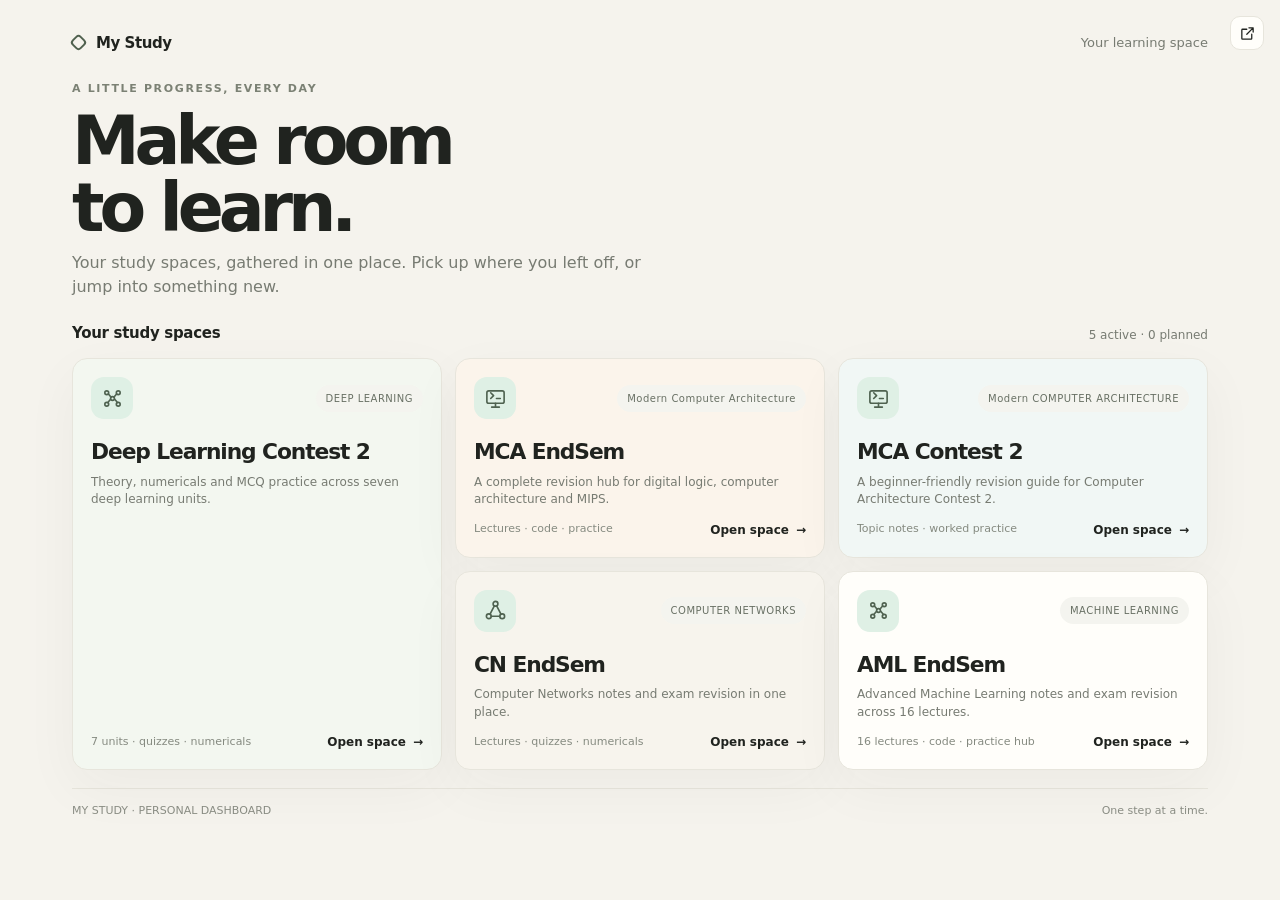
<file: index.html>
<!doctype html>
<html lang="en">

<head>
  <meta charset="utf-8">
  <meta name="viewport" content="width=device-width, initial-scale=1">
  <meta name="theme-color" content="#f5f3ed">
  <title>My Study · Dashboard</title>
  <link rel="icon" type="image/svg+xml"
    href="data:image/svg+xml,%3Csvg xmlns='http://www.w3.org/2000/svg' viewBox='0 0 64 64'%3E%3Crect x='5' y='5' width='54' height='54' rx='17' fill='%23222820'/%3E%3Cpath d='M20 45V19h13a9 9 0 0 1 0 18H20m15 0 10 8' fill='none' stroke='%23e6f1dd' stroke-width='4' stroke-linecap='round' stroke-linejoin='round'/%3E%3C/svg%3E">
  <style>
    :root {
      color-scheme: light;
      --paper: #f5f3ed;
      --card: #fffefa;
      --ink: #20231f;
      --muted: #777b72;
      --line: #e7e5dc;
      --green: #dff0e5;
      --lav: #e9e6f4;
      --orange: #f6e6d4;
      --shadow: 0 18px 55px #34392d0b
    }

    * {
      box-sizing: border-box
    }

    html,
    body {
      width: 100%;
      height: 100%;
      overflow: hidden
    }

    body {
      margin: 0;
      background: var(--paper);
      color: var(--ink);
      font: 15px/1.5 Inter, ui-sans-serif, system-ui, -apple-system, "Segoe UI", sans-serif
    }

    a {
      color: inherit;
      text-decoration: none
    }

    .shell {
      width: min(1400px, 100%);
      height: 100dvh;
      margin: 0 auto;
      padding: clamp(20px, 5vh, 52px) 30px;
      display: flex;
      flex-direction: column
    }

    .topbar {
      display: flex;
      justify-content: space-between;
      align-items: center
    }

    .brand {
      display: flex;
      gap: 11px;
      align-items: center;
      font-weight: 700;
      letter-spacing: -.03em
    }

    .brand-mark {
      width: 13px;
      height: 13px;
      border: 2px solid #50614f;
      border-radius: 4px;
      transform: rotate(45deg)
    }

    .topnote {
      font-size: 13px;
      color: var(--muted)
    }

    .intro {
      margin: auto 0;
      max-width: 720px
    }

    .kicker {
      text-transform: uppercase;
      letter-spacing: .15em;
      color: #7b8174;
      font-size: 11px;
      font-weight: 700
    }

    .intro h1 {
      font-size: clamp(42px, 6.3vw, 70px);
      letter-spacing: -.075em;
      line-height: .99;
      font-weight: 560;
      margin: 13px 0 14px
    }

    .intro p {
      font-size: 16px;
      color: var(--muted);
      max-width: 570px;
      margin: 0
    }

    .section-head {
      display: flex;
      justify-content: space-between;
      align-items: end;
      margin-bottom: 14px
    }

    .section-head h2 {
      font-size: 15px;
      letter-spacing: -.02em;
      margin: 0
    }

    .section-head span {
      font-size: 12px;
      color: var(--muted)
    }

    .cards {
      display: grid;
      grid-template-columns: repeat(2, minmax(0, 1fr));
      gap: 16px
    }

    .card {
      --tint: var(--green);
      display: flex;
      flex-direction: column;
      min-height: 245px;
      padding: 22px;
      border: 1px solid var(--line);
      border-radius: 18px;
      background: var(--card);
      box-shadow: var(--shadow);
      transition: transform .2s, border-color .2s
    }

    .card:hover {
      transform: translateY(-3px);
      border-color: #c9d2c6
    }

    .card:nth-child(2) {
      --tint: var(--lav)
    }

    .card:focus-visible {
      outline: 3px solid #8aab90;
      outline-offset: 3px
    }

    .card-top {
      display: flex;
      justify-content: space-between;
      align-items: center
    }

    .card{position:relative}.external-open{position:absolute;top:16px;right:16px;z-index:2;display:grid;place-items:center;width:34px;height:34px;border:1px solid var(--line);border-radius:10px;background:var(--card);color:var(--ink);text-decoration:none}.external-open:hover{background:var(--green);border-color:#8aab90}.external-open svg{width:17px;height:17px;fill:none;stroke:currentColor;stroke-width:1.8;stroke-linecap:round;stroke-linejoin:round}

    .icon {
      display: grid;
      place-items: center;
      width: 42px;
      height: 42px;
      border-radius: 13px;
      background: var(--tint);
      color: #4f6250
    }

    .icon svg {
      width: 23px;
      height: 23px;
      fill: none;
      stroke: currentColor;
      stroke-width: 1.7;
      stroke-linecap: round;
      stroke-linejoin: round
    }

    .card:nth-child(2) .icon {
      color: #605a82
    }

    .tag {
      font-size: 10px;
      letter-spacing: .05em;
      color: #687064;
      background: #f4f4ef;
      padding: 6px 10px;
      border-radius: 100px
    }

    .card h3 {
      font-size: 24px;
      letter-spacing: -.05em;
      margin: 22px 0 5px;
      font-weight: 620
    }

    .card p {
      color: var(--muted);
      margin: 0;
      max-width: 390px;
      font-size: 13px
    }

    .card-bottom {
      display: flex;
      align-items: center;
      justify-content: space-between;
      margin-top: auto;
      padding-top: 20px
    }

    .meta {
      font-size: 11px;
      color: #858a80
    }

    .open {
      font-size: 12px;
      font-weight: 650;
      display: flex;
      gap: 7px;
      align-items: center
    }

    .footer {
      display: flex;
      justify-content: space-between;
      margin-top: 28px;
      padding-top: 14px;
      border-top: 1px solid var(--line);
      font-size: 11px;
      color: #8b8e85
    }

    @media(max-width:680px) {
      .shell {
        padding: 22px 18px
      }

      .topnote {
        font-size: 12px
      }

      .intro {
        margin: auto 0
      }

      .intro h1 {
        font-size: 48px
      }

      .intro p {
        font-size: 14px
      }

      .cards {
        grid-template-columns: 1fr;
        gap: 10px
      }

      .card {
        min-height: 180px;
        padding: 16px
      }

      .card h3 {
        font-size: 20px;
        margin: 12px 0 4px
      }

      .card-bottom {
        padding-top: 12px
      }

      .section-head {
        margin-bottom: 10px
      }

      .footer {
        margin-top: 16px;
        padding-top: 10px;
        font-size: 9px
      }
    }

    @media(max-height:680px) and (min-width:681px) {
      .shell {
        padding-top: 18px;
        padding-bottom: 18px
      }

      .intro h1 {
        font-size: 48px
      }

      .card {
        min-height: 190px
      }

      .intro {
        margin: 20px 0
      }

      .footer {
        margin-top: 16px
      }
    }
    .shell{padding:clamp(16px,3.5vh,34px) clamp(18px,6.5vw,72px)}
    .intro{margin:clamp(18px,3vh,32px) 0 clamp(16px,2.5vh,24px)}
    .intro h1{font-size:clamp(44px,6vw,68px);margin:9px 0 10px}
    .cards{grid-template-columns:repeat(12,minmax(0,1fr));grid-template-rows:repeat(2,minmax(150px,1fr));gap:13px}
    .card{grid-column:span 4;min-height:0;padding:18px;border-radius:15px}
    .card:first-child{grid-row:span 2;background:#f3f7f0}
    .card:nth-child(2){background:#f5f3fb}
    .card:nth-child(3){background:#fbf4eb}
    .card:nth-child(4){background:#f1f7f5}
    .card:nth-child(5){background:#f7f4ed}
    .card h3{font-size:clamp(18px,1.7vw,23px);margin:17px 0 5px}
    .card p{font-size:12px;line-height:1.45}
    .card-bottom{padding-top:12px}
    .footer{margin-top:clamp(12px,2vh,20px)}
    @media(max-width:1100px){
      .shell{padding:18px 24px}
      .intro{margin:18px 0}
      .cards{grid-template-columns:repeat(2,minmax(0,1fr));grid-template-rows:repeat(3,minmax(108px,1fr));gap:10px}
      .card{grid-column:auto;padding:15px}
      .card:first-child{grid-column:1;grid-row:span 2}
      .card h3{font-size:19px;margin:12px 0 4px}
      .card p{font-size:12px}
    }
    @media(max-width:680px){
      .shell{padding:14px 14px 12px}
      .topbar{min-height:24px}
      .intro{margin:14px 0 12px}
      .intro h1{font-size:40px;line-height:.94;margin:7px 0 8px}
      .intro p{font-size:13px;line-height:1.35;max-width:34em}
      .kicker{font-size:9px}
      .section-head{margin-bottom:7px}
      .cards{grid-template-columns:repeat(2,minmax(0,1fr));grid-template-rows:repeat(3,minmax(0,1fr));gap:7px}
      .card,.card:first-child{grid-column:auto;grid-row:auto;min-height:0;padding:10px;border-radius:12px}
      .card:first-child{grid-column:1/-1}
      .card-top{margin:0 0 5px}
      .icon{width:29px;height:29px;border-radius:9px}
      .icon svg{width:17px;height:17px}
      .tag{font-size:8px;padding:4px 6px;letter-spacing:.025em}
      .card h3{font-size:16px;line-height:1.12;margin:0 0 2px;letter-spacing:-.04em}
      .card p,.meta{display:none}
      .card-bottom{padding-top:3px}
      .open{font-size:10px;gap:4px}
      .footer{margin-top:9px;padding-top:7px;font-size:8px}
    }
    @media(max-height:700px) and (min-width:681px){
      .shell{padding-top:12px;padding-bottom:12px}
      .intro{margin:12px 0}
      .intro h1{font-size:46px}
      .cards{grid-template-rows:repeat(2,minmax(125px,1fr))}
      .footer{margin-top:10px;padding-top:8px}
    }  </style>
</head>

<body>
  <main class="shell">
    <header class="topbar">
      <a class="brand" href="./" aria-label="My Study home"><span class="brand-mark" aria-hidden="true"></span><span>My
          Study</span></a>
      <div class="topnote"><span class="dot" aria-hidden="true"></span> Your learning space</div>
    </header>
    <section class="intro" aria-labelledby="welcome">
      <div class="kicker">A little progress, every day</div>
      <h1 id="welcome">Make room<br>to learn.</h1>
      <p>Your study spaces, gathered in one place. Pick up where you left off, or jump into something new.</p>
    </section>
    <section aria-labelledby="spaces-title">
      <div class="section-head">
        <h2 id="spaces-title">Your study spaces</h2><span id="space-count"></span>
      </div>
      <div class="cards" id="spaces"></div>
    </section>
    <footer class="footer"><span>MY STUDY · PERSONAL DASHBOARD</span><span>One step at a time.</span></footer>
  </main>
  <script>
    // Add future study areas to this list; each card links to its folder's index.html.
    const studySpaces = [
      { title: 'Deep Learning Contest 2', description: 'Theory, numericals and MCQ practice across seven deep learning units.', folder: 'deep-learning-contest-2', label: 'DEEP LEARNING', icon: 'neural', detail: '7 units · quizzes · numericals' },
      { title: 'MCA EndSem', description: 'A complete revision hub for digital logic, computer architecture and MIPS.', folder: 'mca-endsem', label: 'Modern Computer Architecture', icon: 'computer', detail: 'Lectures · code · practice' },
      { title: 'MCA Contest 2', description: 'A beginner-friendly revision guide for Computer Architecture Contest 2.', folder: 'mca-contest-2', label: 'Modern COMPUTER ARCHITECTURE', icon: 'computer', detail: 'Topic notes · worked practice' },
      { title: 'CN EndSem', description: 'Computer Networks notes and exam revision in one place.', folder: 'cn-endsem', label: 'COMPUTER NETWORKS', icon: 'network', detail: 'Lectures · quizzes · numericals' },
      { title: 'AML EndSem', description: 'Advanced Machine Learning notes and exam revision across 16 lectures.', folder: 'aml-endsem', label: 'MACHINE LEARNING', icon: 'neural', detail: '16 lectures · code · practice hub' }
    ];
    const container = document.querySelector('#spaces');
    const icons = {
      neural: '<svg viewBox="0 0 24 24"><circle cx="6" cy="6" r="2"/><circle cx="18" cy="6" r="2"/><circle cx="12" cy="12" r="2"/><circle cx="6" cy="18" r="2"/><circle cx="18" cy="18" r="2"/><path d="m7.7 7.3 2.9 3.4m5.7-3.4-2.9 3.4m-3.4 2-2.9 3.4m7.2-3.4 2.9 3.4"/></svg>',
      computer: '<svg viewBox="0 0 24 24"><rect x="3" y="4" width="18" height="13" rx="2"/><path d="M8 21h8m-4-4v4m-5-9 3-3-3-3m6 6h4"/></svg>',
      network: '<svg viewBox="0 0 24 24"><circle cx="12" cy="5" r="2.5"/><circle cx="5" cy="18" r="2.5"/><circle cx="19" cy="18" r="2.5"/><path d="m10.8 7.2-4.5 8.6m6.9-8.6 4.5 8.6M7.5 18h9"/></svg>'
    };
    const escapeHtml = value => String(value).replace(/[&<>"']/g, c => ({ '&': '&amp;', '<': '&lt;', '>': '&gt;', '"': '&quot;', "'": '&#39;' }[c]));
    container.innerHTML = studySpaces.map(space => {
      const href = './' + encodeURIComponent(space.folder).replace(/%2F/gi, '/') + '/index.html';
      const planned = space.ready === false;
      const external = space.title === "Deep Learning Contest 2" ? `<a class="external-open" href="https://nst5.vercel.app" target="_blank" rel="noopener noreferrer" aria-label="Open Deep Learning Contest 2 website in a new tab" title="Open website in new tab"><svg viewBox="0 0 24 24" aria-hidden="true"><path d="M14 4h6v6m0-6-9 9"/><path d="M18 13v6a1 1 0 0 1-1 1H5a1 1 0 0 1-1-1V7a1 1 0 0 1 1-1h6"/></svg></a>` : "";
      const tag = planned ? 'COMING SOON' : escapeHtml(space.label);
      const card = `<div class="card-top"><span class="icon" aria-hidden="true">${icons[space.icon]}</span><span class="tag">${tag}</span></div><h3>${escapeHtml(space.title)}</h3><p>${escapeHtml(space.description)}</p><div class="card-bottom"><span class="meta">${escapeHtml(space.detail)}</span>${planned ? '' : '<span class="open">Open space <span aria-hidden="true">→</span></span>'}</div>`;
      return planned
        ? `<article class="card planned" aria-label="${escapeHtml(space.title)}, coming soon">${card}${external}</article>`
        : `<a class="card" href="${href}">${card}${external}</a>`;
    }).join('');
    document.querySelector('#space-count').textContent = `${studySpaces.filter(space => space.ready !== false).length} active · ${studySpaces.filter(space => space.ready === false).length} planned`;
  </script>
</body>

</html>
</file>
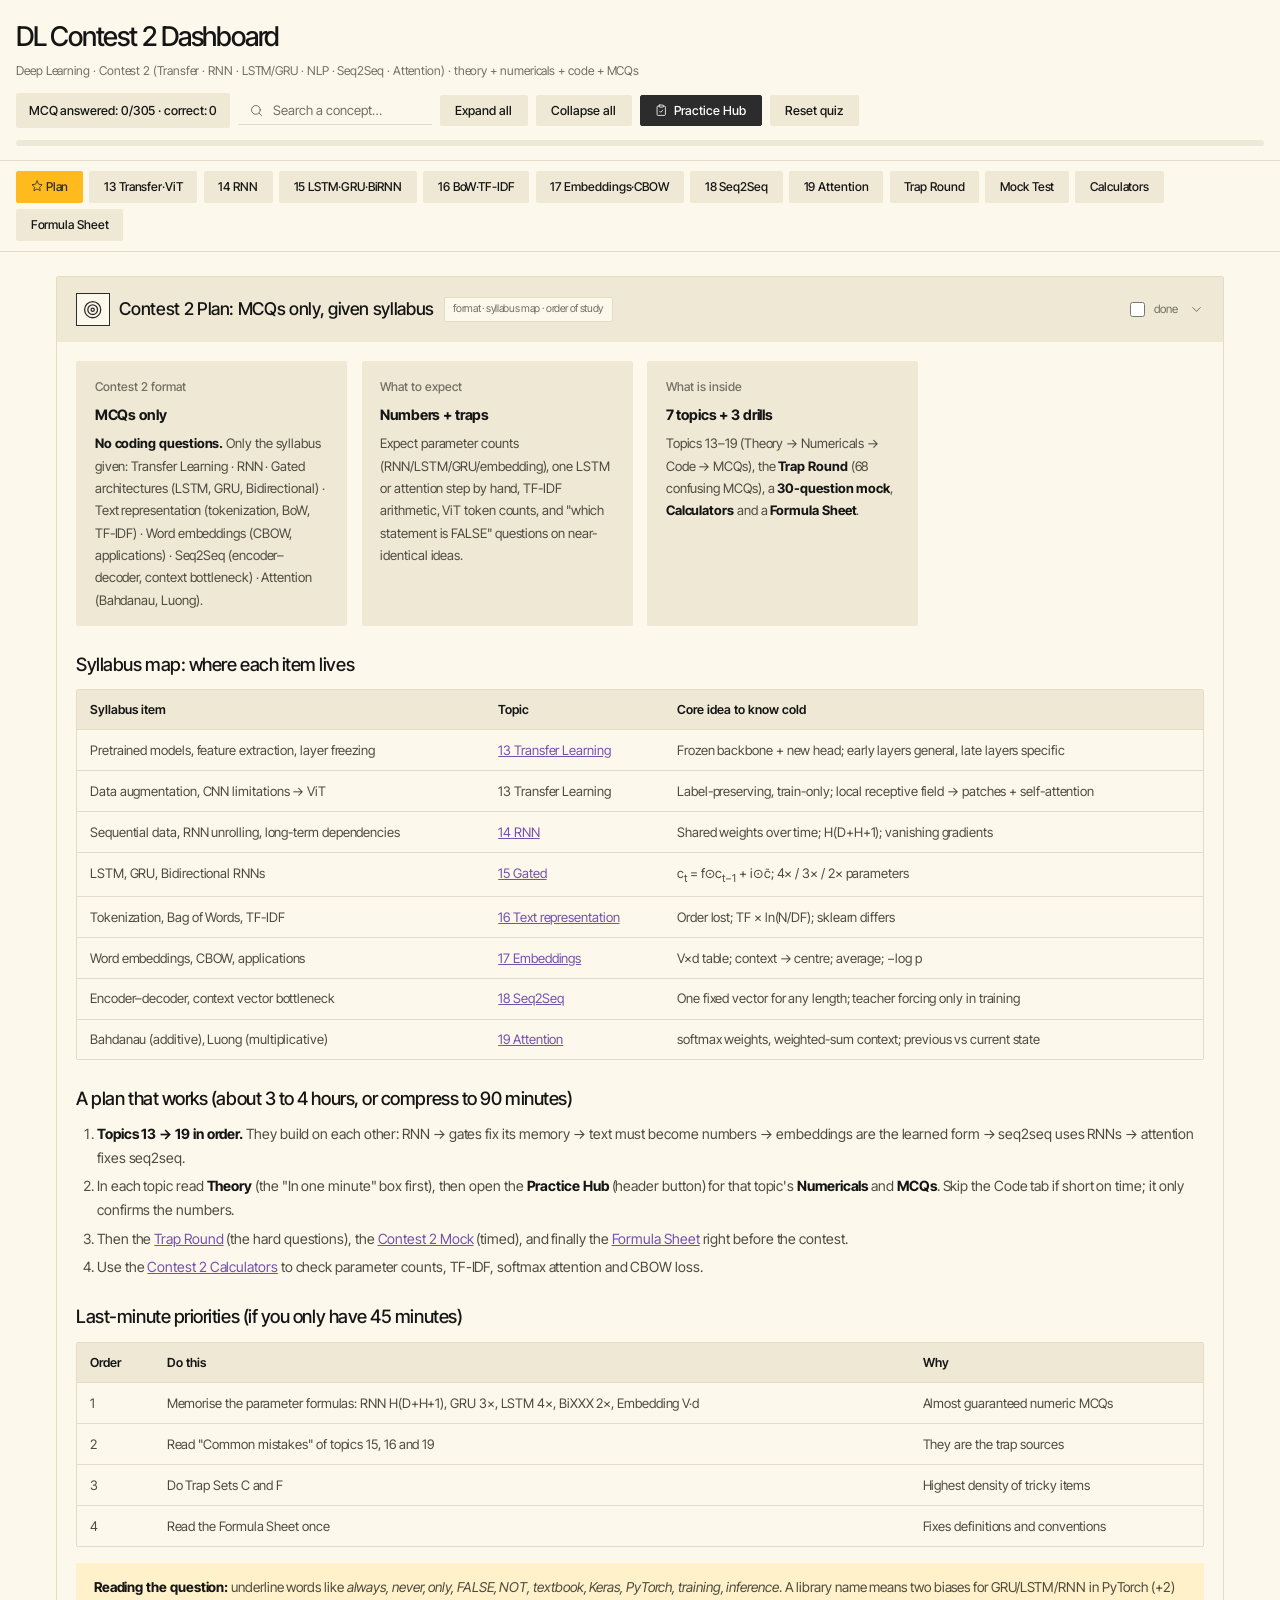
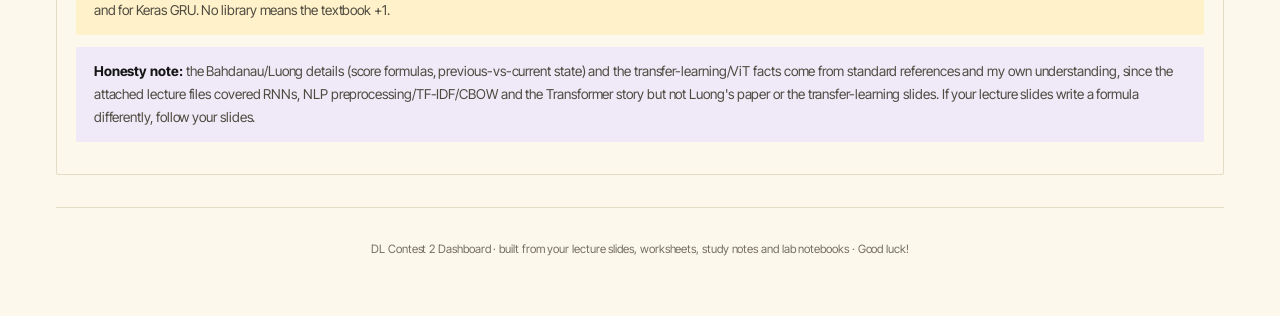
<file: deep-learning-contest-2/class-content.html>
<!doctype html><html><head><link rel="icon" type="image/svg+xml" href="data:image/svg+xml,%3Csvg xmlns='http://www.w3.org/2000/svg' viewBox='0 0 64 64'%3E%3Cdefs%3E%3ClinearGradient id='g' x1='0' y1='0' x2='1' y2='1'%3E%3Cstop stop-color='%232f2d28'/%3E%3Cstop offset='1' stop-color='%23171614'/%3E%3C/linearGradient%3E%3C/defs%3E%3Crect width='64' height='64' rx='18' fill='url(%23g)'/%3E%3Cpath d='M14 42 25 20l11 22 7-14 7 14' fill='none' stroke='%23f2b93f' stroke-width='4' stroke-linecap='round' stroke-linejoin='round'/%3E%3Ccircle cx='14' cy='42' r='3' fill='%23fbf8ef'/%3E%3Ccircle cx='25' cy='20' r='3' fill='%23fbf8ef'/%3E%3Ccircle cx='36' cy='42' r='3' fill='%23fbf8ef'/%3E%3Ccircle cx='43' cy='28' r='3' fill='%23fbf8ef'/%3E%3Ccircle cx='50' cy='42' r='3' fill='%23fbf8ef'/%3E%3C/svg%3E"><meta charset=utf8><meta name=viewport content="width=device-width,initial-scale=1,viewport-fit=cover"><style>:root{color-scheme:light;box-sizing:border-box;padding-top:env(safe-area-inset-top,0px);padding-bottom:env(safe-area-inset-bottom,0px)}html{scroll-padding-top:env(safe-area-inset-top,0px)}body{margin:0;padding:0;font:14px -apple-system,BlinkMacSystemFont,sans-serif;background:#fff;color:#000}img{max-width:100%}[hidden]:not([hidden=until-found i]){display:none!important}</style></head><body>
<svg width="0" height="0" style="position:absolute" aria-hidden="true" focusable="false"><symbol id="i-search" viewBox="0 0 24 24"><circle cx="11" cy="11" r="7"/><path d="m20 20-3.5-3.5"/></symbol><symbol id="i-star" viewBox="0 0 24 24"><polygon points="12 2 15.09 8.26 22 9.27 17 14.14 18.18 21.02 12 17.77 5.82 21.02 7 14.14 2 9.27 8.91 8.26 12 2"/></symbol><symbol id="i-target" viewBox="0 0 24 24"><circle cx="12" cy="12" r="10"/><circle cx="12" cy="12" r="6"/><circle cx="12" cy="12" r="2"/></symbol><symbol id="i-repeat" viewBox="0 0 24 24"><path d="m17 2 4 4-4 4"/><path d="M3 11v-1a4 4 0 0 1 4-4h14"/><path d="m7 22-4-4 4-4"/><path d="M21 13v1a4 4 0 0 1-4 4H3"/></symbol><symbol id="i-refresh" viewBox="0 0 24 24"><path d="M3 12a9 9 0 0 1 9-9 9.75 9.75 0 0 1 6.74 2.74L21 8"/><path d="M21 3v5h-5"/><path d="M21 12a9 9 0 0 1-9 9 9.75 9.75 0 0 1-6.74-2.74L3 16"/><path d="M8 16H3v5"/></symbol><symbol id="i-sliders" viewBox="0 0 24 24"><line x1="4" y1="21" x2="4" y2="14"/><line x1="4" y1="10" x2="4" y2="3"/><line x1="12" y1="21" x2="12" y2="12"/><line x1="12" y1="8" x2="12" y2="3"/><line x1="20" y1="21" x2="20" y2="16"/><line x1="20" y1="12" x2="20" y2="3"/><line x1="1" y1="14" x2="7" y2="14"/><line x1="9" y1="8" x2="15" y2="8"/><line x1="17" y1="16" x2="23" y2="16"/></symbol><symbol id="i-type" viewBox="0 0 24 24"><polyline points="4 7 4 4 20 4 20 7"/><line x1="9" y1="20" x2="15" y2="20"/><line x1="12" y1="4" x2="12" y2="20"/></symbol><symbol id="i-compass" viewBox="0 0 24 24"><circle cx="12" cy="12" r="10"/><polygon points="16.24 7.76 14.12 14.12 7.76 16.24 9.88 9.88 16.24 7.76"/></symbol><symbol id="i-shuffle" viewBox="0 0 24 24"><path d="M16 3h5v5"/><path d="M4 20 21 3"/><path d="M21 16v5h-5"/><path d="M15 15l6 6"/><path d="M4 4l5 5"/></symbol><symbol id="i-alert" viewBox="0 0 24 24"><path d="m21.73 18-8-14a2 2 0 0 0-3.48 0l-8 14A2 2 0 0 0 4 21h16a2 2 0 0 0 1.73-3"/><path d="M12 9v4"/><path d="M12 17h.01"/></symbol><symbol id="i-clip" viewBox="0 0 24 24"><rect x="8" y="2" width="8" height="4" rx="1"/><path d="M16 4h2a2 2 0 0 1 2 2v14a2 2 0 0 1-2 2H6a2 2 0 0 1-2-2V6a2 2 0 0 1 2-2h2"/><path d="m9 14 2 2 4-4"/></symbol><symbol id="i-calc" viewBox="0 0 24 24"><rect x="4" y="2" width="16" height="20" rx="2"/><line x1="8" y1="6" x2="16" y2="6"/><path d="M8 14h.01M12 14h.01M16 14h.01M8 18h.01M12 18h.01M16 18h.01"/></symbol><symbol id="i-bookmark" viewBox="0 0 24 24"><path d="m19 21-7-4-7 4V5a2 2 0 0 1 2-2h10a2 2 0 0 1 2 2v16z"/></symbol><symbol id="i-x" viewBox="0 0 24 24"><path d="M18 6 6 18"/><path d="m6 6 12 12"/></symbol><symbol id="i-check" viewBox="0 0 24 24"><path d="M20 6 9 17l-5-5"/></symbol><symbol id="i-chev" viewBox="0 0 24 24"><path d="m6 9 6 6 6-6"/></symbol></svg>
<title>DL Contest 2 Dashboard PR</title>
<link rel="preconnect" href="https://fonts.googleapis.com">
<link href="https://fonts.googleapis.com/css2?family=Inter+Tight:wght@400;500;600;700&family=JetBrains+Mono:wght@400;600&display=swap" rel="stylesheet">
<style>
/* Layout concept: sticky header + pill nav; each topic = collapsible section with 4 tabs (Theory / Numericals / Code / MCQs). Dark-first, from the user's template. */
:root {
  --bg:#FDF8EC; --bg2:#EEE8D4; --bg3:#E6DFC7; --border:#E3DCC6;
  --accent:#7451AE; --accent2:#7451AE; --accent3:#8A5A00; --accent4:#C9402F; --accent5:#2E6B3F;
  --text:#151515; --text2:#4E4B40; --text3:#736F63; --card:#FDF8EC; --code-bg:#F3EEDC; --tag-bg:#EEE8D4;
  --correct:#E1EEDD; --wrong:#F8E0DB; --warn:#FFF1C9; --highlight:#F5F0DE;
  --on-accent:#ffffff; --code-text:#151515; --danger:#B3342B;
  --ink:#2C2C2C; --yellow:#FFBB1E; --purple:#8667B6; --purple-tint:#EFE9F8; --yellow-tint:#FFF1C9;
  --f-display:'Inter Tight',system-ui,sans-serif; --f-body:'Inter Tight',system-ui,sans-serif; --f-ui:'Inter Tight',system-ui,sans-serif; --f-mono:'JetBrains Mono',ui-monospace,Menlo,monospace;
  color-scheme: light;
}
.ic{width:1em;height:1em;stroke:currentColor;fill:none;stroke-width:2;stroke-linecap:round;stroke-linejoin:round;vertical-align:-.125em;flex-shrink:0}
.section-title>span:first-child{display:inline-flex;color:var(--accent2)}
.section-title>span:first-child .ic{width:1.25em;height:1.25em}
.search-bar .ic{color:var(--text3)}
.mistake .ic{margin-top:.2rem}
.verdict .ic{vertical-align:-.15em}

*,*::before,*::after{box-sizing:border-box}
html{scroll-behavior:smooth;scroll-padding-top:calc(var(--stick-h,9rem) + .75rem)}
body{margin:0;font-family:var(--f-body);background:var(--bg);color:var(--text);min-height:100vh;line-height:1.7;font-size:15px;overflow-x:hidden}

/* HEADER */
.hero{background:var(--bg2);border-bottom:1px solid var(--border);padding:.9rem 1rem;display:flex;align-items:center;justify-content:space-between;flex-wrap:wrap;gap:.75rem}
.sticky-top{position:sticky;top:env(safe-area-inset-top,0px);z-index:100;background:var(--bg)}
.hero-left{display:flex;flex-direction:column;min-width:0}
.hero-title{font-family:var(--f-display);font-size:1.35rem;font-weight:800;color:var(--accent2);letter-spacing:-.5px}
.hero-sub{font-size:.74rem;color:var(--text3);font-family:var(--f-mono)}
.hero-right{display:flex;align-items:center;gap:.5rem;flex-wrap:wrap}
.btn{background:var(--bg3);border:1px solid var(--border);color:var(--text);padding:.4rem .9rem;border-radius:999px;cursor:pointer;font-size:.78rem;font-family:var(--f-body);transition:all .2s}
.btn:hover,.btn:focus-visible{border-color:var(--accent);color:var(--accent);outline:none}
.score-display{background:var(--tag-bg);border:1px solid var(--border);padding:.35rem .8rem;border-radius:999px;font-family:var(--f-mono);font-size:.76rem;color:var(--accent)}
.search-bar{display:flex;align-items:center;gap:.4rem;background:var(--bg3);border:1px solid var(--border);border-radius:8px;padding:.3rem .7rem}
.search-bar input{background:none;border:none;outline:none;color:var(--text);font-family:var(--f-body);font-size:.82rem;width:150px;min-width:0}
.search-bar input::placeholder{color:var(--text3)}
.progress{height:3px;background:var(--border);width:100%}
.progress>i{display:block;height:100%;width:0;background:var(--accent);transition:width .4s}

/* NAV */
.nav-bar{display:flex;flex-wrap:wrap;gap:.35rem .4rem;padding:.6rem 1rem;overflow:visible;border-bottom:1px solid var(--border);background:var(--bg)}
.nav-pill{background:var(--tag-bg);border:1px solid var(--border);color:var(--text2);padding:.3rem .85rem;border-radius:999px;font-size:.76rem;white-space:nowrap;transition:all .2s;text-decoration:none;font-weight:500}
.nav-pill:hover,.nav-pill.active{background:var(--accent);color:var(--on-accent);border-color:var(--accent)}
.nav-pill.done::after{content:"";display:inline-block;width:.85em;height:.85em;margin-left:.3em;vertical-align:-.1em;background:currentColor;-webkit-mask:url("data:image/svg+xml,%3Csvg xmlns='http://www.w3.org/2000/svg' viewBox='0 0 24 24' fill='none' stroke='black' stroke-width='3' stroke-linecap='round' stroke-linejoin='round'%3E%3Cpath d='M20 6 9 17l-5-5'/%3E%3C/svg%3E") center/contain no-repeat;mask:url("data:image/svg+xml,%3Csvg xmlns='http://www.w3.org/2000/svg' viewBox='0 0 24 24' fill='none' stroke='black' stroke-width='3' stroke-linecap='round' stroke-linejoin='round'%3E%3Cpath d='M20 6 9 17l-5-5'/%3E%3C/svg%3E") center/contain no-repeat}

.main{max-width:1200px;margin:0 auto;padding:1.5rem 1rem}

/* SECTIONS */
.section{margin-bottom:1.6rem;border:1px solid var(--border);border-radius:16px;overflow:clip;background:var(--card)}
.section-header{display:flex;align-items:center;justify-content:space-between;gap:.75rem;padding:1rem 1.2rem;cursor:pointer;background:var(--bg2);user-select:none}
.section-header:hover{background:var(--bg3)}
.section-title{font-family:var(--f-display);font-size:1.05rem;font-weight:700;display:flex;align-items:center;gap:.6rem;flex-wrap:wrap;min-width:0}
.section-tag{font-size:.66rem;font-family:var(--f-mono);background:var(--tag-bg);padding:.18rem .55rem;border-radius:4px;color:var(--text3);border:1px solid var(--border);font-weight:400}
.hdr-right{display:flex;align-items:center;gap:.7rem}
.donebox{font-size:.72rem;font-family:var(--f-mono);color:var(--text3);display:flex;align-items:center;gap:.35rem;cursor:pointer}
.donebox input{accent-color:var(--accent);width:15px;height:15px}
.chevron{transition:transform .3s;color:var(--text3)}
.section-body{padding:1.2rem}
.section.collapsed .section-body{display:none}
.section.collapsed .chevron{transform:rotate(-90deg)}

/* TABS */
.tab-bar{display:flex;gap:.4rem;margin-bottom:1.1rem;flex-wrap:wrap;position:sticky;top:calc(env(safe-area-inset-top,0px) + var(--stick-h,7rem));z-index:20;background:var(--card);padding:.4rem 0}
.tab{padding:.4rem 1rem;background:var(--bg3);border:1px solid var(--border);border-radius:8px;font-size:.8rem;cursor:pointer;color:var(--text2);font-weight:500;font-family:var(--f-body)}
.tab:hover{border-color:var(--accent2);color:var(--text)}
.tab.active{background:var(--accent2);color:#fff;border-color:var(--accent2)}
.pane{display:none}
.pane.active{display:block}

/* CONTENT */
h3{font-family:var(--f-display);font-size:1rem;font-weight:700;color:var(--accent2);margin:1.4rem 0 .5rem;text-wrap:balance}
h3:first-child{margin-top:0}
h4{font-size:.9rem;margin:.9rem 0 .3rem;color:var(--text)}
p{font-size:.9rem;color:var(--text2);margin:0 0 .65rem}
ul,ol{padding-left:1.3rem;font-size:.88rem;color:var(--text2);margin:0 0 .7rem}
li{margin-bottom:.28rem}
li strong,p strong,td strong{color:var(--text)}
code{font-family:var(--f-mono);font-size:.8rem;background:var(--tag-bg);padding:.05rem .35rem;border-radius:4px;color:var(--accent3)}
hr.divider{border:none;border-top:1px solid var(--border);margin:1.4rem 0}
.cards{display:grid;grid-template-columns:repeat(auto-fill,minmax(250px,1fr));gap:.9rem;margin-bottom:1.2rem}
.card{background:var(--bg2);border:1px solid var(--border);border-radius:10px;padding:.9rem 1.1rem;min-width:0}
.card-label{font-size:.66rem;font-family:var(--f-mono);text-transform:uppercase;letter-spacing:.08em;color:var(--accent);margin-bottom:.35rem;font-weight:600}
.card h4{margin:0 0 .3rem}
.card p{font-size:.82rem;margin:0}
.tablewrap{overflow-x:auto;margin:.6rem 0 1rem;border:1px solid var(--border);border-radius:10px}
table{width:100%;border-collapse:collapse;font-size:.82rem}
th{background:var(--bg3);padding:.55rem .8rem;text-align:left;font-family:var(--f-mono);font-size:.7rem;text-transform:uppercase;letter-spacing:.07em;color:var(--accent);border-bottom:1px solid var(--border);white-space:nowrap}
td{padding:.55rem .8rem;border-bottom:1px solid var(--border);color:var(--text2);vertical-align:top}
tr:last-child td{border-bottom:none}
tr:hover td{background:var(--highlight)}
.badge{display:inline-block;padding:.15rem .5rem;border-radius:4px;font-size:.68rem;font-family:var(--f-mono);font-weight:600}
.b-green{background:rgba(52,211,153,.15);color:var(--accent)}.b-blue{background:rgba(129,140,248,.15);color:var(--accent2)}.b-orange{background:rgba(251,146,60,.15);color:var(--accent3)}.b-pink{background:rgba(244,114,182,.15);color:var(--accent4)}.b-red{background:rgba(248,113,113,.15);color:var(--danger)}
.callout{padding:.8rem 1.1rem;border-radius:8px;border-left:3px solid;margin:.8rem 0;font-size:.85rem;color:var(--text2)}
.callout strong{color:var(--text)}
.callout-info{border-color:var(--accent2);background:rgba(129,140,248,.08)}
.callout-warn{border-color:var(--accent3);background:rgba(251,146,60,.08)}
.callout-tip{border-color:var(--accent);background:rgba(110,231,183,.08)}
.callout-danger{border-color:var(--danger);background:rgba(248,113,113,.08)}
.formula{font-family:var(--f-mono);font-size:.84rem;background:var(--code-bg);color:var(--code-text);border:1px solid var(--border);border-radius:10px;padding:.8rem 1.1rem;margin:.6rem 0;overflow-x:auto;line-height:1.9;white-space:pre}
.formula b{color:#b45309;font-weight:600}
.formula-label{font-family:var(--f-mono);font-size:.64rem;text-transform:uppercase;letter-spacing:.1em;color:var(--text3);display:block;margin-top:.8rem}
.tldr{background:var(--bg2);border:1px dashed var(--accent);border-radius:10px;padding:.8rem 1.1rem;margin-bottom:1.1rem}
.tldr .card-label{margin-bottom:.2rem}
.tldr p{margin:0;color:var(--text)}
.mistake{display:flex;gap:.6rem;align-items:flex-start;margin-bottom:.55rem;font-size:.84rem;color:var(--text2)}
.mistake>span:first-child{color:var(--danger);flex-shrink:0}

/* SOLVED / UNSOLVED NUMERICALS */
.solved{background:var(--bg2);border:1px solid var(--border);border-left:3px solid var(--accent);border-radius:10px;padding:1rem 1.2rem;margin:.9rem 0}
.solved h4{margin-top:0;color:var(--accent)}
.solved .given{font-family:var(--f-mono);font-size:.8rem;color:var(--text);background:var(--tag-bg);padding:.5rem .8rem;border-radius:6px;margin:.4rem 0 .6rem;overflow-x:auto;white-space:pre-wrap;overflow-wrap:anywhere}
.solved ol{margin:.4rem 0}
.solved .final{margin-top:.5rem;font-weight:600;color:var(--accent);font-family:var(--f-mono);font-size:.85rem}
.howto{background:rgba(129,140,248,.08);border:1px solid var(--accent2);border-radius:10px;padding:.8rem 1.1rem;margin:.6rem 0 1rem}
.howto h4{margin:0 0 .3rem;color:var(--accent2)}
.howto ol{margin:0}
.num-title{font-family:var(--f-mono);font-size:.7rem;color:var(--accent3);text-transform:uppercase;letter-spacing:.08em;margin-bottom:.4rem}
.numin{display:flex;gap:.5rem;align-items:center;flex-wrap:wrap;margin:.5rem 0}
.numin input{background:var(--bg3);border:1px solid var(--border);color:var(--text);padding:.35rem .6rem;border-radius:6px;font-family:var(--f-mono);font-size:.82rem;width:130px}
.verdict{font-family:var(--f-mono);font-size:.78rem}
.verdict.ok{color:var(--accent)}.verdict.no{color:var(--danger)}

/* MCQ */
.mcq-block{background:var(--bg2);border:1px solid var(--border);border-radius:12px;padding:1rem 1.2rem;margin-bottom:.9rem}
.mcq-q{font-size:.9rem;font-weight:600;margin-bottom:.7rem;color:var(--text)}
.mcq-q .qn{font-family:var(--f-mono);color:var(--accent3);margin-right:.4rem;font-size:.76rem}
.mcq-options{display:flex;flex-direction:column;gap:.4rem;margin-bottom:.7rem}
.opt{padding:.5rem .9rem;border-radius:8px;font-size:.83rem;background:var(--bg3);border:1px solid var(--border);cursor:pointer;transition:all .15s;color:var(--text2)}
.opt:hover{border-color:var(--accent2);color:var(--text)}
.opt.correct{background:var(--correct);border-color:var(--accent5);color:var(--accent5)}
.opt.wrong{background:var(--wrong);border-color:var(--danger);color:var(--danger)}
.mcq-ans{display:none;padding:.7rem 1rem;background:var(--highlight);border-left:3px solid var(--accent);border-radius:6px;font-size:.83rem;color:var(--text2);margin-top:.5rem}
.mcq-ans.show{display:block}
.reveal-btn{font-size:.74rem;padding:.3rem .8rem;background:var(--tag-bg);border:1px solid var(--border);color:var(--accent2);border-radius:6px;cursor:pointer;font-family:var(--f-mono)}
.reveal-btn:hover{background:var(--accent2);color:#fff}
.set-title{display:flex;justify-content:space-between;align-items:center;gap:.5rem;flex-wrap:wrap;margin:1.3rem 0 .6rem}
.set-title h3{margin:0}

/* CODE */
.code-wrap{margin:.8rem 0}
.code-label{font-family:var(--f-mono);font-size:.66rem;color:var(--text3);text-transform:uppercase;letter-spacing:.1em;display:flex;justify-content:space-between;gap:.5rem;margin-bottom:.35rem}
.copy{background:none;border:1px solid var(--border);color:var(--text3);border-radius:5px;font-family:var(--f-mono);font-size:.64rem;padding:.1rem .5rem;cursor:pointer}
.copy:hover{color:var(--accent);border-color:var(--accent)}
pre.code{background:var(--code-bg);border:1px solid var(--border);border-radius:10px;padding:1rem 1.2rem;overflow-x:auto;color:var(--code-text);line-height:1.65;margin:0;font-family:var(--f-mono);font-size:.78rem;tab-size:4}
.kw{color:#7c3aed}.fn{color:#2563eb}.str{color:#b45309}.cm{color:#736F63;font-style:italic}.num{color:#c2410c}.bi{color:#0e7490}

/* CALCULATORS */
.calc{background:var(--bg2);border:1px solid var(--border);border-radius:12px;padding:1rem 1.2rem;margin-bottom:1rem}
.calc h4{margin-top:0;color:var(--accent2)}
.calc label{font-family:var(--f-mono);font-size:.7rem;color:var(--text3);display:flex;flex-direction:column;gap:.2rem}
.calc input{background:var(--bg3);border:1px solid var(--border);color:var(--text);padding:.35rem .6rem;border-radius:6px;font-family:var(--f-mono);font-size:.82rem;width:100%;min-width:0}
.calc .row{display:grid;grid-template-columns:repeat(auto-fit,minmax(110px,1fr));gap:.6rem;margin-bottom:.6rem}
.calc .out{font-family:var(--f-mono);font-size:.82rem;color:var(--accent);background:var(--code-bg);border-radius:8px;padding:.6rem .9rem;white-space:pre-wrap;overflow-x:auto}
.plot{background:var(--code-bg);border:1px solid var(--border);border-radius:10px;padding:.5rem;margin:.6rem 0;max-width:560px}
.plot svg{width:100%;height:auto;display:block}
.legend{display:flex;gap:.9rem;flex-wrap:wrap;font-family:var(--f-mono);font-size:.68rem;color:var(--code-text);padding:.2rem .5rem}
.legend i{display:inline-block;width:10px;height:10px;border-radius:2px;margin-right:.3rem}

.footer{text-align:center;padding:2rem 1rem;color:var(--text3);font-family:var(--f-mono);font-size:.72rem;border-top:1px solid var(--border);margin-top:2rem}
@media (max-width:768px){.cards{grid-template-columns:1fr}.search-bar input{width:110px}.hero-title{font-size:1.15rem}.hero-sub{display:none}.hero{padding:.6rem 1rem;gap:.5rem}.nav-bar{padding:.4rem .6rem;gap:.25rem .3rem}.nav-pill{padding:.18rem .5rem;font-size:.66rem}}
@media (max-width:480px){.nav-bar{padding:.35rem .5rem;gap:.2rem .25rem}.nav-pill{padding:.12rem .4rem;font-size:.6rem}.hero-right{gap:.3rem}.hero-right .btn{padding:.25rem .6rem;font-size:.68rem}.score-display{font-size:.66rem;padding:.25rem .6rem}.search-bar{padding:.2rem .5rem}}
@media (max-width:380px){.nav-bar{padding:.3rem .4rem;gap:.18rem .2rem}.nav-pill{padding:.1rem .3rem;font-size:.56rem}}
@media (prefers-reduced-motion:reduce){*{transition:none!important;scroll-behavior:auto!important}}
code{overflow-wrap:anywhere}
.qhub{display:none}
body.single:not(.searching) .main>.section:not(.cur){display:none}
body.quiz-mode .qhub{display:block}
body.quiz-mode .main>.section,body.quiz-mode #navBar,body.quiz-mode .footer{display:none}
.btn.primary{background:var(--accent2);border-color:var(--accent2);color:#fff}
.btn.primary:hover,.btn.primary:focus-visible{color:#fff;border-color:var(--accent2)}
.btn .ic{margin-right:.25rem}
.qh-bar{display:flex;gap:.4rem;flex-wrap:wrap;margin-bottom:.8rem}
.qhub .tab{display:inline-flex;align-items:center;gap:.4rem}
.qhub .tab.active .section-tag{background:rgba(255,255,255,.2);color:#fff;border-color:transparent}
/* ===== THEME (Filko reference): warm cream, flat beige cards, yellow + purple accents, ink buttons, 2px corners ===== */
body{letter-spacing:-.005em}
.ic{stroke-width:1.6}
.hero,.sticky-top{background:var(--bg)}
.hero{border-bottom:1px solid var(--border)}
.hero-title{font-family:var(--f-display);font-size:1.7rem;font-weight:500;letter-spacing:-.045em;color:var(--text)}
.hero-sub,.score-display,.section-tag,.donebox,th,.badge,.card-label,.formula-label,.num-title,.verdict,.mcq-q .qn,.reveal-btn,.code-label,.copy,.calc label,.legend,.footer,.numin input,.calc input,.solved .final,.nav-pill,.tab{font-family:var(--f-ui)}
.hero-sub{font-size:.76rem;color:var(--text3)}
.score-display{background:var(--bg2);border:0;border-radius:2px;color:var(--text);font-weight:500;font-size:.78rem;padding:.42rem .8rem}
.search-bar{background:transparent;border:0;border-bottom:1px solid var(--border);border-radius:0}
.btn{background:var(--bg2);border:1px solid var(--bg2);color:var(--text);border-radius:2px;font-weight:500;padding:.42rem .9rem}
.btn.primary{background:var(--ink);border-color:var(--ink);color:#fff}
.btn:hover,.btn:focus-visible,.btn.primary:hover,.btn.primary:focus-visible{background:var(--yellow);border-color:var(--yellow);color:var(--ink)}
.progress{height:6px;background:#ECE9D6;border-radius:3px;overflow:hidden}
.progress>i{background:var(--purple);border-radius:3px}
.nav-bar{background:var(--bg);border-bottom:1px solid var(--border)}
.nav-pill{background:var(--bg2);border:1px solid var(--bg2);color:var(--text);border-radius:2px;font-weight:500}
.nav-pill:hover,.nav-pill.active{background:var(--yellow);border-color:var(--yellow);color:var(--ink)}
.section{border:1px solid var(--border);border-radius:2px;background:var(--card)}
.section-header{background:var(--bg2)}
.section-header:hover{background:var(--bg3)}
.section-title{font-weight:500;letter-spacing:-.02em;font-size:1.1rem}
.section-title>span:first-child{width:2.1rem;height:2.1rem;border:1px solid var(--ink);background:var(--bg);color:var(--ink);align-items:center;justify-content:center;flex-shrink:0}
.section-title>span:first-child .ic{width:1.1em;height:1.1em}
.section-tag{background:var(--bg);border:1px solid var(--border);color:var(--text3);border-radius:2px}
.tab-bar{background:var(--card)}
.tab{background:var(--bg2);border:1px solid var(--bg2);color:var(--text);border-radius:2px;font-weight:500}
.tab:hover{border-color:var(--ink);color:var(--text)}
.tab.active{background:var(--ink);border-color:var(--ink);color:#fff}
h3{color:var(--text);font-weight:500;letter-spacing:-.025em;font-size:1.15rem}
h4{letter-spacing:-.01em}
.card,.solved,.mcq-block,.calc,.tldr{background:var(--bg2);border-color:transparent;border-radius:2px}
.card-label{text-transform:none;letter-spacing:0;font-size:.76rem;color:var(--text3);font-weight:500}
.tldr{background:var(--yellow);border:0}
.tldr p,.tldr strong{color:var(--ink)}
.tldr .card-label{color:var(--ink);opacity:.7}
.solved{border-left:0}
.solved h4,.calc h4,.howto h4{color:var(--text)}
.solved .final{color:var(--accent)}
.howto{background:var(--purple-tint);border:0;border-radius:2px}
.tablewrap{border-color:var(--border);border-radius:2px;background:var(--card)}
th{background:var(--bg2);color:var(--text);text-transform:none;letter-spacing:0;font-size:.78rem;font-weight:600}
td{border-bottom-color:var(--border)}
tr:hover td{background:var(--highlight)}
code{background:var(--bg2);color:var(--accent3)}
.callout{border:0;border-radius:2px}
.callout-info{background:var(--purple-tint)}.callout-warn{background:var(--yellow-tint)}.callout-tip{background:var(--bg2)}.callout-danger{background:var(--wrong)}
.badge,.b-green,.b-blue,.b-orange,.b-pink,.b-red{display:inline-flex;align-items:center;gap:.35rem;background:#fff;color:var(--ink);font-weight:500;font-size:.72rem;padding:.2rem .55rem;border-radius:2px}
.badge::before{content:"";width:.45rem;height:.45rem;border-radius:50%;background:var(--ink)}
.b-green::before{background:#2E6B3F}.b-blue::before{background:var(--purple)}.b-orange::before{background:var(--yellow)}.b-pink::before,.b-red::before{background:#D8402F}
.opt{background:var(--bg);border:1px solid var(--border);color:var(--text2);border-radius:2px}
.opt:hover{border-color:var(--ink);color:var(--text)}
.opt.correct{background:var(--correct);border-color:var(--accent5);color:var(--accent5)}
.opt.wrong{background:var(--wrong);border-color:var(--danger);color:var(--danger)}
.mcq-ans{background:var(--yellow-tint);border-left:0;border-radius:2px}
.verdict.ok{color:var(--accent5)}
.reveal-btn{background:var(--bg);border:1px solid var(--ink);color:var(--ink);border-radius:2px}
.reveal-btn:hover{background:var(--ink);color:#fff}
.numin input,.calc input{background:var(--bg);border:1px solid var(--border);border-radius:2px;color:var(--text)}
pre.code,.formula,.calc .out,.plot{background:var(--code-bg);border:1px solid var(--border);border-radius:2px}
.formula b{color:var(--accent3)}
.kw{color:#7451AE}.fn{color:#2C2C2C;font-weight:600}.str{color:#8A5A00}.cm{color:#8A8677;font-style:italic}.num{color:#B3342B}.bi{color:#2E6B3F}
.donebox input{accent-color:var(--purple)}
.qhub .tab.active .section-tag{background:#4a4a4a;color:#fff;border-color:#4a4a4a}
.footer{border-top:1px solid var(--border)}
@media (max-width:768px){.hero-title{font-size:1.15rem}}
@media (max-width:480px){.score-display{font-size:.66rem;padding:.25rem .6rem}}
.sr{position:fixed;z-index:200;background:var(--card);border:1px solid var(--ink);border-radius:2px;max-height:min(70vh,520px);overflow:auto}
.sr[hidden]{display:none}
.sr-count{padding:.5rem .8rem;font-size:.72rem;color:var(--text3);border-bottom:1px solid var(--border);font-family:var(--f-ui)}
.sr-item{display:block;width:100%;text-align:left;background:none;border:0;border-bottom:1px solid var(--border);padding:.6rem .8rem;cursor:pointer;font-family:var(--f-ui);color:var(--text)}
.sr-item:last-child{border-bottom:0}
.sr-item:hover,.sr-item.act{background:var(--yellow-tint)}
.sr-item>span{display:block}
.sr-meta{display:flex!important;align-items:center;gap:.45rem;font-size:.7rem;color:var(--text3);margin-bottom:.15rem}
.sr-kind{display:inline-block!important;background:var(--bg2);color:var(--text);padding:.05rem .4rem;border-radius:2px;font-weight:500}
.sr-title{font-size:.86rem;font-weight:600;line-height:1.35}
.sr-snip{font-size:.78rem;color:var(--text2);line-height:1.45;margin-top:.1rem}
.sr-empty{padding:.9rem .8rem;font-size:.82rem;color:var(--text3);font-family:var(--f-ui)}
mark{background:var(--yellow);color:var(--ink);padding:0 .1em;border-radius:1px}
.flash-hit{outline:3px solid var(--yellow);outline-offset:3px}
</style>

<div class="sticky-top" id="stickyTop">
<header class="hero">
  <div class="hero-left">
    <div class="hero-title">DL Contest 2 Dashboard</div>
    <div class="hero-sub">Deep Learning · Contest 2 (Transfer · RNN · LSTM/GRU · NLP · Seq2Seq · Attention) · theory + numericals + code + MCQs</div>
  </div>
  <div class="hero-right">
    <div class="score-display" id="scoreDisplay">MCQ answered: 0/305 · correct: 0</div>
    <div class="search-bar"><svg class="ic" aria-hidden="true"><use href="#i-search"/></svg><input type="text" id="searchInput" placeholder="Search a concept…" aria-label="Search"></div>
    <button class="btn" onclick="setAll(false)">Expand all</button>
    <button class="btn" onclick="setAll(true)">Collapse all</button>
    <button class="btn primary" id="qhBtn" onclick="toggleQuiz()"><svg class="ic" aria-hidden="true"><use href="#i-clip"/></svg> Practice Hub</button>
    <button class="btn" onclick="resetScore()">Reset quiz</button>
  </div>
  <div class="progress" aria-hidden="true"><i id="progBar"></i></div>
</header>

<nav class="nav-bar" id="navBar">
  <a class="nav-pill" href="#plan2"><svg class="ic" aria-hidden="true"><use href="#i-star"/></svg> Plan</a>
  <a class="nav-pill" href="#transfer" data-sec="transfer">13 Transfer·ViT</a>
  <a class="nav-pill" href="#rnn" data-sec="rnn">14 RNN</a>
  <a class="nav-pill" href="#gated" data-sec="gated">15 LSTM·GRU·BiRNN</a>
  <a class="nav-pill" href="#textrep" data-sec="textrep">16 BoW·TF-IDF</a>
  <a class="nav-pill" href="#embed" data-sec="embed">17 Embeddings·CBOW</a>
  <a class="nav-pill" href="#seq2seq" data-sec="seq2seq">18 Seq2Seq</a>
  <a class="nav-pill" href="#attn" data-sec="attn">19 Attention</a>
  <a class="nav-pill" href="#trap">Trap Round</a>
  <a class="nav-pill" href="#mock2">Mock Test</a>
  <a class="nav-pill" href="#calc2">Calculators</a>
  <a class="nav-pill" href="#sheet2">Formula Sheet</a>
</nav>
</div>

<main class="main">
<div class="qhub" id="quizHub"><h3>Practice Hub</h3><div class="qh-bar" id="qhMode"></div><div id="qhQuiz"><p>Every MCQ in one place, grouped by topic and subtopic. Pick a topic, then a subtopic, or open a set straight from the cards.</p><div class="qh-bar" id="qhTopics"></div><div class="qh-bar" id="qhSubs"></div><div id="qhBody"></div></div><div id="qhNum" hidden><p>Worked numericals and unsolved practice for each lecture topic.</p><div class="qh-bar" id="qhNumTopics"></div><div id="qhNumBody"></div></div></div>

<script>window.DATA={mcq:{},num:{}};</script>

<section class="section" id="plan2" data-sec="plan2">
  <div class="section-header" onclick="toggleSection(this)">
    <div class="section-title"><span><svg class="ic" aria-hidden="true"><use href="#i-target"/></svg></span> Contest 2 Plan: MCQs only, given syllabus <span class="section-tag">format · syllabus map · order of study</span></div>
    <div class="hdr-right"><label class="donebox"><input type="checkbox" class="done"> done</label><span class="chevron"><svg class="ic" aria-hidden="true"><use href="#i-chev"/></svg></span></div>
  </div>
  <div class="section-body">
<div class="cards"><div class="card"><div class="card-label">Contest 2 format</div><h4>MCQs only</h4><p><strong>No coding questions.</strong> Only the syllabus given: Transfer Learning · RNN · Gated architectures (LSTM, GRU, Bidirectional) · Text representation (tokenization, BoW, TF-IDF) · Word embeddings (CBOW, applications) · Seq2Seq (encoder–decoder, context bottleneck) · Attention (Bahdanau, Luong).</p></div><div class="card"><div class="card-label">What to expect</div><h4>Numbers + traps</h4><p>Expect parameter counts (RNN/LSTM/GRU/embedding), one LSTM or attention step by hand, TF-IDF arithmetic, ViT token counts, and "which statement is FALSE" questions on near-identical ideas.</p></div><div class="card"><div class="card-label">What is inside</div><h4>7 topics + 3 drills</h4><p>Topics 13–19 (Theory → Numericals → Code → MCQs), the <strong>Trap Round</strong> (68 confusing MCQs), a <strong>30-question mock</strong>, <strong>Calculators</strong> and a <strong>Formula Sheet</strong>.</p></div></div>

<h3>Syllabus map: where each item lives</h3>
<div class="tablewrap"><table><thead><tr><th>Syllabus item</th><th>Topic</th><th>Core idea to know cold</th></tr></thead><tbody><tr><td>Pretrained models, feature extraction, layer freezing</td><td><a href="#transfer" style="color:var(--accent2)">13 Transfer Learning</a></td><td>Frozen backbone + new head; early layers general, late layers specific</td></tr><tr><td>Data augmentation, CNN limitations → ViT</td><td>13 Transfer Learning</td><td>Label-preserving, train-only; local receptive field → patches + self-attention</td></tr><tr><td>Sequential data, RNN unrolling, long-term dependencies</td><td><a href="#rnn" style="color:var(--accent2)">14 RNN</a></td><td>Shared weights over time; H(D+H+1); vanishing gradients</td></tr><tr><td>LSTM, GRU, Bidirectional RNNs</td><td><a href="#gated" style="color:var(--accent2)">15 Gated</a></td><td>c<sub>t</sub> = f⊙c<sub>t−1</sub> + i⊙c̃; 4× / 3× / 2× parameters</td></tr><tr><td>Tokenization, Bag of Words, TF-IDF</td><td><a href="#textrep" style="color:var(--accent2)">16 Text representation</a></td><td>Order lost; TF × ln(N/DF); sklearn differs</td></tr><tr><td>Word embeddings, CBOW, applications</td><td><a href="#embed" style="color:var(--accent2)">17 Embeddings</a></td><td>V×d table; context → centre; average; −log p</td></tr><tr><td>Encoder–decoder, context vector bottleneck</td><td><a href="#seq2seq" style="color:var(--accent2)">18 Seq2Seq</a></td><td>One fixed vector for any length; teacher forcing only in training</td></tr><tr><td>Bahdanau (additive), Luong (multiplicative)</td><td><a href="#attn" style="color:var(--accent2)">19 Attention</a></td><td>softmax weights, weighted-sum context; previous vs current state</td></tr></tbody></table></div>

<h3>A plan that works (about 3 to 4 hours, or compress to 90 minutes)</h3>
<ol>
<li><strong>Topics 13 → 19 in order.</strong> They build on each other: RNN → gates fix its memory → text must become numbers → embeddings are the learned form → seq2seq uses RNNs → attention fixes seq2seq.</li>
<li>In each topic read <strong>Theory</strong> (the "In one minute" box first), then open the <strong>Practice Hub</strong> (header button) for that topic's <strong>Numericals</strong> and <strong>MCQs</strong>. Skip the Code tab if short on time; it only confirms the numbers.</li>
<li>Then the <a href="#trap" style="color:var(--accent2)">Trap Round</a> (the hard questions), the <a href="#mock2" style="color:var(--accent2)">Contest 2 Mock</a> (timed), and finally the <a href="#sheet2" style="color:var(--accent2)">Formula Sheet</a> right before the contest.</li>
<li>Use the <a href="#calc2" style="color:var(--accent2)">Contest 2 Calculators</a> to check parameter counts, TF-IDF, softmax attention and CBOW loss.</li>
</ol>
<h3>Last-minute priorities (if you only have 45 minutes)</h3>
<div class="tablewrap"><table><thead><tr><th>Order</th><th>Do this</th><th>Why</th></tr></thead><tbody><tr><td>1</td><td>Memorise the parameter formulas: RNN H(D+H+1), GRU 3×, LSTM 4×, BiXXX 2×, Embedding V·d</td><td>Almost guaranteed numeric MCQs</td></tr><tr><td>2</td><td>Read "Common mistakes" of topics 15, 16 and 19</td><td>They are the trap sources</td></tr><tr><td>3</td><td>Do Trap Sets C and F</td><td>Highest density of tricky items</td></tr><tr><td>4</td><td>Read the Formula Sheet once</td><td>Fixes definitions and conventions</td></tr></tbody></table></div>
<div class="callout callout-warn"><strong>Reading the question:</strong> underline words like <em>always, never, only, FALSE, NOT, textbook, Keras, PyTorch, training, inference</em>. A library name means two biases for GRU/LSTM/RNN in PyTorch (+2) and for Keras GRU. No library means the textbook +1.</div>
<div class="callout callout-info"><strong>Honesty note:</strong> the Bahdanau/Luong details (score formulas, previous-vs-current state) and the transfer-learning/ViT facts come from standard references and my own understanding, since the attached lecture files covered RNNs, NLP preprocessing/TF-IDF/CBOW and the Transformer story but not Luong's paper or the transfer-learning slides. If your lecture slides write a formula differently, follow your slides.</div>

  </div>
</section>

<section class="section" id="transfer" data-sec="transfer">
  <div class="section-header" onclick="toggleSection(this)">
    <div class="section-title"><span><svg class="ic" aria-hidden="true"><use href="#i-repeat"/></svg></span> 13 · Transfer Learning &amp; Why ViT <span class="section-tag">pretrained · feature extraction · freezing · fine-tuning · augmentation · CNN limits</span></div>
    <div class="hdr-right"><label class="donebox"><input type="checkbox" class="done"> done</label><span class="chevron"><svg class="ic" aria-hidden="true"><use href="#i-chev"/></svg></span></div>
  </div>
  <div class="section-body">
    <div class="tab-bar"><button class="tab active" data-t="th">Theory</button><button class="tab" data-t="code">Code</button></div>
<div class="pane active" data-p="th">
<div class="tldr"><div class="card-label">In one minute</div><p><strong>Transfer learning</strong> = reuse a network that was already trained on a huge dataset (like ImageNet, 1.2 million images, 1000 classes) as the starting point for your own, smaller problem. Early layers already know edges, colours and textures, which every image task needs. You <strong>freeze</strong> them (or train them gently) and only train a new <strong>head</strong> for your classes. Two modes: <strong>feature extraction</strong> (backbone frozen, train only the new head) and <strong>fine-tuning</strong> (unfreeze some or all backbone layers and train with a <em>small</em> learning rate). <strong>Data augmentation</strong> makes the small dataset look bigger. CNNs have limits (local view, fixed inductive bias), which is the motivation for the <strong>Vision Transformer (ViT)</strong>.</p></div>

<h3>13.1 The problem transfer learning solves</h3>
<p>Training a deep CNN from scratch needs <strong>lots of labelled data</strong> (hundreds of thousands of images), <strong>lots of compute</strong> (days on GPUs) and careful tuning. Most real projects (classify 800 photos of crop diseases, 2,000 X-rays) have neither. With a few hundred images a big network simply <strong>memorises</strong> them (high variance, i.e. overfitting).</p>
<p>The key observation: features learned on a big dataset are <strong>reusable</strong>. A network trained on ImageNet has learned a hierarchy:</p>
<div class="tablewrap"><table><thead><tr><th>Layers</th><th>What they detect</th><th>Reusable for a new task?</th></tr></thead><tbody><tr><td>Early (conv1, conv2)</td><td>Edges, corners, colour blobs, simple textures</td><td><span class="badge b-green">Almost always</span> (general)</td></tr><tr><td>Middle</td><td>Patterns, repeated textures, object parts (wheel, eye, fur)</td><td><span class="badge b-blue">Usually</span></td></tr><tr><td>Late (last conv block)</td><td>Whole-object, ImageNet-specific features (dog breed, car model)</td><td><span class="badge b-orange">Only if your task is similar</span> (specific)</td></tr><tr><td>Final FC / softmax (1000 classes)</td><td>The ImageNet class scores</td><td><span class="badge b-red">Never</span>: replace it</td></tr></tbody></table></div>
<div class="callout callout-tip"><strong>General → specific.</strong> The deeper the layer, the more task-specific it is. This one idea decides <em>which layers to freeze</em>.</div>

<h3>13.2 Pretrained models</h3>
<p>A <strong>pretrained model</strong> is a network (architecture + learned weights) already trained on a large dataset, usually <strong>ImageNet</strong>. Examples from your lectures: <strong>VGG, ResNet, Inception, MobileNet, EfficientNet</strong> (and for language, BERT/GPT). Libraries ship them: <code>torchvision.models.resnet18(weights=...)</code>, <code>tf.keras.applications.MobileNetV2(weights='imagenet')</code>.</p>
<ul>
<li><strong>Backbone / base / feature extractor</strong> = the convolutional part (everything before the classifier).</li>
<li><strong>Head / top / classifier</strong> = the final dense layers that map features to classes. This is what you <strong>replace</strong>.</li>
<li><code>include_top=False</code> (Keras) means: load the backbone <em>without</em> the original 1000-class head.</li>
<li><strong>Input rules:</strong> feed the size and the normalisation the model was trained with (for ImageNet models: usually 224×224 and mean (0.485, 0.456, 0.406), std (0.229, 0.224, 0.225)). A mismatch silently ruins the features.</li>
</ul>

<h3>13.3 Feature extraction (the backbone is frozen)</h3>
<p>Pass your images through the frozen backbone to get a <strong>feature vector</strong> per image (for ResNet-50 that is 2,048 numbers after global average pooling). Train only a small new classifier on those vectors. The backbone is a fixed function; only the head learns.</p>
<div class="formula"><b>Feature extraction</b>
image → [ frozen backbone ] → feature vector (e.g. 2048) → [ NEW head: Dense(num_classes) + softmax ] → prediction
trainable parameters = ONLY the head = 2048 × num_classes + num_classes     (e.g. 10 classes: 20,490)</div>

<ul>
<li><strong>Fast and cheap:</strong> you can even compute the features <em>once</em>, cache them, and train the head in seconds.</li>
<li><strong>Safe for small data:</strong> very few trainable parameters → low overfitting risk.</li>
<li><strong>Weakness:</strong> the features cannot adapt to your domain (e.g. medical images that look nothing like ImageNet).</li>
</ul>

<h3>13.4 Layer freezing</h3>
<p><strong>Freezing</strong> a layer means its weights get <strong>no gradient update</strong>. Keras: <code>layer.trainable = False</code>. PyTorch: <code>p.requires_grad = False</code> for its parameters (and don't give them to the optimizer). Frozen weights still take part in the <strong>forward</strong> pass; they just never change. Gradients are still computed <em>through</em> them if a trainable layer sits before them, but not <em>for</em> them.</p>
<div class="callout callout-warn"><strong>BatchNorm trap.</strong> A frozen BatchNorm layer should also be kept in <strong>inference mode</strong> (use the stored running mean/variance, do not update them). If it keeps running in training mode, it replaces the pretrained statistics with statistics of your tiny dataset and the pretrained features degrade. (Keras: call the base with <code>training=False</code>; PyTorch: <code>model.eval()</code> for those layers.)</div>
<ul>
<li><strong>Frozen weights ≠ removed.</strong> They are still counted in "total params" but reported as <strong>non-trainable</strong>.</li>
<li><strong>Freeze order:</strong> freeze the <em>early</em> layers (general features), unfreeze the <em>late</em> layers (specific features). Never the reverse.</li>
<li>Changing <code>trainable</code> in Keras only takes effect after you <strong>re-compile</strong> the model.</li>
</ul>

<h3>13.5 Fine-tuning</h3>
<p><strong>Fine-tuning</strong> = start from pretrained weights, then <strong>unfreeze</strong> some (or all) backbone layers and continue training on your data. The standard recipe has two stages:</p>
<ol>
<li><strong>Stage 1 (warm-up the head):</strong> freeze the whole backbone, train the new head until it is reasonable. (A random head would send large, garbage gradients into the backbone.)</li>
<li><strong>Stage 2 (gentle unfreeze):</strong> unfreeze the last few blocks and train with a <strong>very small learning rate</strong> (for example 10⁻⁵ to 10⁻⁴, about 10× to 100× smaller than the head's 10⁻³). Re-compile after changing <code>trainable</code>.</li>
</ol>
<div class="callout callout-info"><strong>Why a small learning rate?</strong> The pretrained weights are already good. A large step would wreck them ("catastrophic forgetting"). Discriminative learning rates (smaller LR for earlier layers, larger for the head) are common.</div>

<h3>13.6 Which strategy to use? (dataset size × similarity)</h3>
<div class="tablewrap"><table><thead><tr><th>Your data</th><th>Similar to pretraining data</th><th>Very different from pretraining data</th></tr></thead><tbody><tr><td><strong>Small</strong></td><td><strong>Feature extraction</strong> (train only a new head). Fine-tuning would overfit.</td><td>Freeze early layers, fine-tune a few <em>later</em> layers with tiny LR, or take features from an earlier (more general) layer. Use strong augmentation.</td></tr><tr><td><strong>Large</strong></td><td><strong>Fine-tune</strong> most or all layers with a small LR (fast convergence).</td><td>Fine-tune <em>everything</em> (or even train from scratch). Pretrained weights are still a better initialisation than random.</td></tr></tbody></table></div>
<div class="callout callout-danger"><strong>Exam trap:</strong> "Small dataset + very different domain" is the hard cell. The answer is <em>not</em> "train from scratch" (too little data) and <em>not</em> "freeze everything" (features don't fit). It is: freeze the early general layers, train the later layers + head carefully.</div>

<h3>13.7 Data augmentation</h3>
<p><strong>Data augmentation</strong> creates new, slightly different training examples by applying <strong>label-preserving</strong> random transformations to the existing ones. The network never sees exactly the same image twice, so it cannot just memorise. It is a <strong>regulariser</strong> (reduces variance / overfitting).</p>
<div class="tablewrap"><table><thead><tr><th>Type</th><th>Examples</th><th>Careful about</th></tr></thead><tbody><tr><td>Geometric</td><td>horizontal flip, small rotation, random crop / resized crop, translation, zoom</td><td>Don't vertically flip or rotate 180° where up/down matters (digits 6 vs 9, text, X-rays with side markers)</td></tr><tr><td>Colour / photometric</td><td>brightness, contrast, saturation, hue jitter, grayscale, blur, noise</td><td>Don't change colour if colour IS the label (ripe vs unripe fruit)</td></tr><tr><td>Mix-based</td><td>Cutout (erase a patch), Mixup (blend two images and labels), CutMix</td><td>Labels are mixed too</td></tr></tbody></table></div>

<ul>
<li><strong>Applied only to the training set.</strong> Validation and test images are only resized/normalised, never randomly altered (otherwise your measured accuracy is noisy and not comparable).</li>
<li><strong>Done on the fly</strong> each epoch, so the stored dataset size does not grow. It increases the <em>diversity</em> the network sees, not the number of real, independent samples.</li>
<li>It adds <strong>invariance you want</strong> (a flipped cat is still a cat) and fights overfitting. It does not fix underfitting (high bias).</li>
<li>Keras: <code>RandomFlip, RandomRotation, RandomZoom</code> layers (active only in training). PyTorch: <code>transforms.RandomHorizontalFlip(), RandomResizedCrop(224), ColorJitter()</code>.</li>
</ul>

<h3>13.8 Limitations of CNNs (the motivation for Vision Transformers)</h3>
<p>CNNs are brilliant, but their built-in assumptions (<strong>inductive biases</strong>) are also their limits:</p>
<ul>
<li><strong>Local receptive field.</strong> A 3×3 kernel only sees a small neighbourhood. To relate two far-apart regions (a dog's head and tail) the signal must travel through <strong>many layers</strong>; the effective receptive field grows only slowly with depth.</li>
<li><strong>No true global context in early layers.</strong> Global reasoning only appears near the end.</li>
<li><strong>Weights shared everywhere</strong> (same kernel at every position): great for efficiency, but the layer cannot treat "top-left" differently from "bottom-right" content-dependently. The filter is fixed after training and does not change with the input.</li>
<li><strong>Pooling throws away position/pose information.</strong> Some invariance to small shifts only; <strong>not</strong> invariant to rotation or scale unless taught by augmentation.</li>
<li><strong>Fixed input assumptions</strong> (regular grid, usually fixed size) and a <strong>texture bias</strong> (CNNs often lean on texture rather than shape).</li>
</ul>
<p><strong>Vision Transformer (ViT)</strong> is the response: cut the image into <strong>patches</strong>, treat each patch like a "word" token, add <strong>position embeddings</strong>, and run a Transformer encoder. <strong>Self-attention connects every patch to every other patch in the very first layer</strong> (global receptive field).</p>
<div class="formula"><b>ViT pipeline (ViT-Base/16 on a 224×224×3 image)</b>
patches = (224/16) × (224/16) = 14 × 14 = <b>196</b> patches          each patch has 16·16·3 = <b>768</b> numbers
each patch → linear projection → 768-dim token       prepend a learnable [CLS] token → <b>197</b> tokens
add position embeddings → Transformer encoder (self-attention + MLP, repeated) → [CLS] output → classifier
self-attention cost grows as <b>n²</b>: 197² = 38,809 pairwise scores per head</div>

<div class="tablewrap"><table><thead><tr><th></th><th>CNN</th><th>ViT</th></tr></thead><tbody><tr><td>Building block</td><td>Convolution (local kernel, shared weights)</td><td>Self-attention on patch tokens</td></tr><tr><td>Receptive field</td><td>Local, grows with depth</td><td>Global from layer 1</td></tr><tr><td>Inductive bias</td><td>Strong (locality, translation equivariance)</td><td>Weak (must learn from data)</td></tr><tr><td>Data needed</td><td>Works on small/medium data</td><td><strong>Data-hungry</strong>: shines with huge pretraining (e.g. JFT-300M); on small data a CNN can beat it</td></tr><tr><td>Cost</td><td>Linear in image size</td><td>Quadratic in number of patches</td></tr><tr><td>Position</td><td>Implicit in the grid</td><td>Must be added (position embeddings)</td></tr></tbody></table></div>
<div class="callout callout-warn"><strong>Careful:</strong> ViT is <em>not</em> "better in every case". The motivation is global context and scalability. With little data its weak inductive bias hurts, which is exactly why <em>pretrained</em> ViTs plus transfer learning are used.</div>
<h3>Common mistakes</h3>
<div class="mistake"><span><svg class="ic" aria-hidden="true"><use href="#i-x"/></svg></span><span><strong>"Freezing means the layer is skipped."</strong> No. A frozen layer still runs in the forward pass; only its weights stop updating.</span></div>
<div class="mistake"><span><svg class="ic" aria-hidden="true"><use href="#i-x"/></svg></span><span><strong>Using a large learning rate when fine-tuning.</strong> It destroys the pretrained weights. Use a small LR (about 10⁻⁵ to 10⁻⁴).</span></div>
<div class="mistake"><span><svg class="ic" aria-hidden="true"><use href="#i-x"/></svg></span><span><strong>Fine-tuning from a randomly initialised head straight away.</strong> Train the head first (stage 1), then unfreeze.</span></div>
<div class="mistake"><span><svg class="ic" aria-hidden="true"><use href="#i-x"/></svg></span><span><strong>Augmenting the validation/test set.</strong> Only the training set is augmented.</span></div>
<div class="mistake"><span><svg class="ic" aria-hidden="true"><use href="#i-x"/></svg></span><span><strong>Forgetting to replace the final layer.</strong> The pretrained head has 1000 outputs; your task has N.</span></div>
<div class="mistake"><span><svg class="ic" aria-hidden="true"><use href="#i-x"/></svg></span><span><strong>Saying "augmentation increases the number of images in the dataset."</strong> It creates varied views on the fly; it does not add new independent real samples.</span></div>
<div class="mistake"><span><svg class="ic" aria-hidden="true"><use href="#i-x"/></svg></span><span><strong>Thinking CNNs have no global view at all.</strong> They do, but only after many layers. ViT gets it in the first layer.</span></div>

</div>
<div class="pane" data-p="num">
<div class="howto"><h4>How to solve transfer-learning numericals</h4><ol><li><strong>Trainable parameters in feature extraction</strong> = parameters of the new head only: <code>(features × classes) + classes</code> for one Dense layer. Backbone = non-trainable.</li><li><strong>Total parameters</strong> = backbone (frozen) + head. Trainable / non-trainable are reported separately.</li><li><strong>Fine-tuning count:</strong> trainable = head + the <em>unfrozen</em> backbone layers. Count each unfrozen conv as <code>k×k×C_in×C_out + C_out</code>.</li><li><strong>ViT tokens:</strong> patches = (H/P)×(W/P); token dimension = P×P×channels (before projection); add 1 for the [CLS] token; attention matrix = tokens².</li><li><strong>Replacing the head:</strong> old head weights are thrown away; the new one is randomly initialised.</li></ol></div>
<div class="solved"><h4>Solved 1: feature extraction with a new head</h4>
<div class="given">ResNet-50 backbone gives a 2,048-dimensional vector (frozen). You add <code>Dense(10, softmax)</code>. How many trainable parameters?</div>
<ol><li>Weights: 2048 × 10 = 20,480.</li><li>Biases: 10.</li><li>Trainable = 20,480 + 10 = <strong>20,490</strong>. The 23.5 million backbone parameters are non-trainable.</li></ol><div class="final">Trainable = 20,490</div></div>
<div class="solved"><h4>Solved 2: a two-layer head</h4>
<div class="given">MobileNetV2 features are 1,280-dimensional (frozen). Head: <code>Dense(256, relu)</code> then <code>Dense(5, softmax)</code>.</div>
<ol><li>Dense 1: 1280 × 256 + 256 = 327,680 + 256 = 327,936.</li><li>Dense 2: 256 × 5 + 5 = 1,285.</li><li>Total trainable = 327,936 + 1,285 = <strong>329,221</strong>.</li></ol><div class="final">Trainable = 329,221</div></div>
<div class="solved"><h4>Solved 3: how many parameters get trained when we unfreeze one conv layer?</h4>
<div class="given">Head = 20,490 trainable (as in Solved 1). You also unfreeze one 3×3 conv with 512 input channels and 512 output channels (with bias).</div>
<ol><li>Conv: 3 × 3 × 512 × 512 = 2,359,296 weights.</li><li>Bias: 512 → conv total = 2,359,808.</li><li>Trainable now = 20,490 + 2,359,808 = <strong>2,380,298</strong>.</li></ol><div class="final">Trainable = 2,380,298</div></div>
<div class="solved"><h4>Solved 4: Vision Transformer token count</h4>
<div class="given">Image 224×224×3, patch size 32×32. Find the number of patches, the raw size of one patch, the tokens including [CLS], and the attention matrix size.</div>
<ol><li>Patches = (224/32) × (224/32) = 7 × 7 = <strong>49</strong>.</li><li>One patch = 32 × 32 × 3 = <strong>3,072</strong> numbers.</li><li>Tokens with [CLS] = 49 + 1 = <strong>50</strong>.</li><li>Attention scores per head = 50 × 50 = <strong>2,500</strong>. (With patch 16 it would be 197² = 38,809: smaller patches cost far more.)</li></ol><div class="final">49 patches, 3072 per patch, 50 tokens, 2500 scores</div></div>
<div class="solved"><h4>Solved 5: the effect of fine-tuning learning rates</h4>
<div class="given">Head learning rate 10⁻³, backbone learning rate 10⁻⁵. A weight has gradient 0.5 in both. Plain SGD step for each?</div>
<ol><li>Head: Δw = −10⁻³ × 0.5 = −0.0005.</li><li>Backbone: Δw = −10⁻⁵ × 0.5 = −0.000005.</li><li>The backbone moves <strong>100× less</strong> per step: it is adjusted gently, the head learns quickly.</li></ol><div class="final">Head step 5×10⁻⁴, backbone step 5×10⁻⁶ (100× smaller)</div></div>

<script>
DATA.mcq.tl_n=[["A frozen backbone outputs 512 features. You attach <code>Dense(100)<\/code>. Trainable parameters?", ["100", "51,300", "51,200", "512,100"], 1, "512 × 100 + 100 = 51,200 + 100 = <strong>51,300<\/strong>. (51,200 forgets the biases.)"], ["A 224×224 image is split into 16×16 patches. How many patch tokens (excluding [CLS])?", ["49", "196", "224", "256"], 1, "(224/16)² = 14² = <strong>196<\/strong>."], ["ViT with 196 patches plus one [CLS] token: how many pairwise attention scores in ONE head of ONE layer?", ["197", "38,809", "196", "38,416"], 1, "Tokens = 197. Scores = 197 × 197 = <strong>38,809<\/strong>. (38,416 = 196² forgets [CLS].)"], ["Backbone has 11,176,512 parameters, head has 5,130. You freeze the backbone. Total / trainable?", ["11,176,512 total, 5,130 trainable", "11,181,642 total, 11,181,642 trainable", "11,181,642 total, 5,130 trainable", "5,130 total, 5,130 trainable"], 2, "Frozen weights still count in the <em>total<\/em> but are non-trainable: total = 11,176,512 + 5,130 = <strong>11,181,642<\/strong>."], ["How many raw numbers are in one 16×16 RGB patch before projection?", ["3,072", "256", "768", "48"], 2, "16 × 16 × 3 = <strong>768<\/strong>. (3,072 is a 32×32 patch.)"], ["Head LR = 10⁻³, backbone LR = 10⁻⁴, gradient = 2 for both, plain SGD. How much bigger is the head's update?", ["2 times", "10 times", "Same", "100 times"], 1, "Head: 2×10⁻³; backbone: 2×10⁻⁴. Ratio = <strong>10<\/strong>."]];
</script>
<div class="num-host" data-set="tl_u" data-title="Unsolved numericals (type your answer, then check)"></div>
<script>
DATA.num.tl_u=[{"q": "Frozen backbone outputs 1,024 features; new <code>Dense(20)<\/code> head. Trainable parameters?", "val": 20500, "ans": "1024 × 20 + 20 = 20,480 + 20 = <strong>20,500<\/strong>."}, {"q": "Image 256×256×3, patch size 16. Number of patches (no [CLS])?", "val": 256, "ans": "(256/16)² = 16² = <strong>256<\/strong>."}, {"q": "Same image and patch size as above, with [CLS]: pairwise attention scores per head?", "val": 66049, "ans": "Tokens = 257. 257² = <strong>66,049<\/strong>."}, {"q": "Head learning rate 0.001 and a weight gradient of 0.8. What is the plain-SGD change in that weight (give the size, positive number)?", "val": 0.0008, "ans": "0.001 × 0.8 = <strong>0.0008<\/strong> (in the direction −gradient)."}, {"q": "Raw size of a 14×14 RGB patch (numbers per patch)?", "val": 588, "ans": "14 × 14 × 3 = <strong>588<\/strong>."}];
</script>

</div>
<div class="pane" data-p="code">
<p>Two ways to write the same idea. Every line is commented. The first is Keras (as in the course material), the second is PyTorch with torchvision.</p>
<script type="text/plain" class="code" data-title="Python · Keras: feature extraction, then fine-tuning">
import tensorflow as tf                                         # TensorFlow / Keras
from tensorflow.keras import layers, models                     # layer and model builders

base = tf.keras.applications.MobileNetV2(                       # load a pretrained backbone
    input_shape=(224, 224, 3),                                  # size the model was trained with
    include_top=False,                                          # drop the original 1000-class head
    weights='imagenet')                                         # use ImageNet-pretrained weights
base.trainable = False                                          # FREEZE the whole backbone (feature extraction)

inputs = layers.Input(shape=(224, 224, 3))                      # image input
x = layers.RandomFlip('horizontal')(inputs)                     # augmentation (only active in training)
x = layers.RandomRotation(0.1)(x)                               # small random rotation (augmentation)
x = tf.keras.applications.mobilenet_v2.preprocess_input(x)      # SAME normalisation the model was trained with
x = base(x, training=False)                                     # training=False keeps BatchNorm in inference mode
x = layers.GlobalAveragePooling2D()(x)                          # feature maps -> one 1280-d vector
x = layers.Dropout(0.2)(x)                                      # regularise the new head
outputs = layers.Dense(5, activation='softmax')(x)              # NEW head: 5 classes
model = models.Model(inputs, outputs)                           # assemble the full model

model.compile(optimizer=tf.keras.optimizers.Adam(1e-3),         # normal LR is fine: only the head trains
              loss='sparse_categorical_crossentropy',           # integer labels, softmax output
              metrics=['accuracy'])                             # report accuracy
# model.fit(train_ds, validation_data=val_ds, epochs=5)         # STAGE 1: train the head only

base.trainable = True                                           # STAGE 2: unfreeze the backbone ...
for layer in base.layers[:-30]:                                 # ... but keep all but the last 30 layers frozen
    layer.trainable = False                                     # early layers = general features, keep them
model.compile(optimizer=tf.keras.optimizers.Adam(1e-5),         # MUST re-compile; use a MUCH smaller LR
              loss='sparse_categorical_crossentropy',           # same loss
              metrics=['accuracy'])                             # same metric
# model.fit(train_ds, validation_data=val_ds, epochs=5)         # fine-tune gently
</script>
<script type="text/plain" class="code" data-title="Python · PyTorch: replace the head, freeze, and count trainable parameters">
import torch.nn as nn                                           # layers
import torchvision.models as models                             # model zoo

model = models.resnet18(weights=None)                           # architecture (use weights='IMAGENET1K_V1' to get pretrained weights)
total_before = sum(p.numel() for p in model.parameters())       # count every parameter
print('ResNet-18 total params:', total_before)                  # 11,689,512 with the 1000-class head

for p in model.parameters():                                    # loop over EVERY parameter tensor
    p.requires_grad = False                                     # freeze: no gradient, no update

model.fc = nn.Linear(512, 10)                                   # NEW head replaces the 1000-class fc (new layers are trainable by default)

trainable = sum(p.numel() for p in model.parameters() if p.requires_grad)  # count only trainable ones
print('trainable:', trainable)                                  # 512*10 + 10 = 5,130
frozen = sum(p.numel() for p in model.parameters() if not p.requires_grad) # count frozen ones
print('frozen   :', frozen)                                     # 11,689,512 - (512*1000+1000) = 11,176,512

# give ONLY the trainable parameters to the optimizer
# optimizer = torch.optim.Adam([p for p in model.parameters() if p.requires_grad], lr=1e-3)
# model.eval() would also keep BatchNorm in inference mode when the backbone is frozen
</script>

</div>
<div class="pane" data-p="mcq">

<script>
DATA.mcq.tl_t=[["What is the main benefit of transfer learning?", ["It removes the need for any labelled data", "It guarantees zero overfitting", "It makes the model smaller", "Reusing features learned on a large dataset so a small dataset can still give good accuracy"], 3, "Transfer learning needs <em>fewer labelled examples and less compute<\/em> by starting from learned features. It still needs labelled data for your task."], ["In feature extraction the pretrained backbone is:", ["Frozen; only the new head is trained", "Trained with a large learning rate", "Replaced by random weights", "Deleted"], 0, "Feature extraction = frozen backbone + trainable new head."], ["Why do we replace the final layer of a pretrained ImageNet model?", ["It has no weights", "Its 1000 outputs are ImageNet classes, not our classes", "It has too few parameters", "It is always too slow"], 1, "The head is task-specific (1000 ImageNet classes). The new head has one output per <em>your<\/em> class."], ["Which layers are the most transferable (general) across tasks?", ["Early convolutional layers (edges, textures)", "The softmax layer", "The last fully connected layer", "Layers closest to the output"], 0, "Early layers detect edges and colour blobs useful for every vision task. Late layers are task-specific."], ["Which learning rate is typical when fine-tuning the backbone?", ["Exactly zero", "A very small one (about 10⁻⁵ to 10⁻⁴)", "Very large (about 1)", "Larger than for the head"], 1, "Pretrained weights are already good; big steps cause \"catastrophic forgetting\"."], ["In Keras, after changing <code>layer.trainable<\/code> you must:", ["Do nothing", "Delete the optimizer state manually", "Re-compile the model", "Re-download the weights"], 2, "The trainable flags are read at compile time. Without <code>compile()<\/code> the change is not applied."], ["Data augmentation is applied to:", ["The training set only", "Validation set only", "Training and test sets", "Test set only"], 0, "Validation and test sets are only resized/normalised so that results are stable and comparable."], ["Which statement about data augmentation is TRUE?", ["It permanently enlarges the stored dataset", "It is only useful for text", "It acts as a regulariser and reduces overfitting", "It reduces bias by adding parameters"], 2, "Random label-preserving changes make memorisation harder. It adds no parameters and is done on the fly."], ["A good augmentation for classifying handwritten digits is NOT:", ["Small elastic distortions", "Slight zoom", "Rotating by 180°", "Small random shifts"], 2, "A 180° rotation turns a 6 into a 9: the label is no longer preserved."], ["Small dataset, similar to ImageNet. Best strategy?", ["Use no pretrained weights", "Train the whole network from scratch", "Fine-tune all layers with a large LR", "Feature extraction (train only a new head)"], 3, "Little data → few trainable parameters. The domain is similar, so the pretrained features already fit."], ["Large dataset, different from ImageNet. Best strategy?", ["Feature extraction only", "Freeze everything", "Do nothing", "Fine-tune many/all layers (starting from pretrained weights)"], 3, "There is enough data to adapt the features and the pretrained weights are still a better start than random."], ["Why train the new head BEFORE unfreezing the backbone?", ["A random head produces large, noisy gradients that would damage the pretrained backbone", "It makes the LR bigger", "BatchNorm requires it", "Backbones cannot be trained"], 0, "Stage 1 gets the head to a sensible state, then the gentle stage 2 only polishes."], ["What does a frozen BatchNorm layer need during fine-tuning?", ["To update running statistics with the tiny new dataset", "To stay in inference mode (use the stored running statistics)", "To be removed", "To get a higher learning rate"], 1, "Updating the statistics on a small dataset breaks the features the backbone learned."], ["A limitation of CNNs that motivates ViT is:", ["CNNs cannot be trained with backprop", "CNNs cannot process images", "CNNs have no weights", "Local receptive fields: global context needs many layers"], 3, "Convolutions see small neighbourhoods; self-attention relates every patch to every patch in one layer."], ["In ViT the image is first:", ["Passed through a CNN backbone only", "Resized to 1×1", "Split into fixed-size patches that are projected into tokens", "Converted to text"], 2, "Patches become \"words\"; position embeddings are added; a Transformer encoder processes the sequence."], ["Why do ViTs need position embeddings?", ["Self-attention treats the tokens as an unordered set, so patch locations must be injected", "To reduce the number of patches", "To increase the learning rate", "Convolution requires it"], 0, "Without positions, shuffling patches would give the same output (permutation-blind)."], ["A reason ViT can underperform a CNN on a SMALL dataset is:", ["Weak inductive bias: it must learn locality from data", "It cannot use GPUs", "Attention is linear in image size", "It has too few layers"], 0, "CNNs get locality and translation equivariance for free; ViT needs large-scale pretraining to learn such structure."], ["Compared with a CNN, the cost of ViT self-attention grows with the number of tokens n as:", ["O(n)", "O(1)", "O(n²)", "O(log n)"], 2, "Every token attends to every other token: n × n scores."], ["True about frozen layers:", ["They produce zero output", "They are removed from the parameter count", "They are skipped in the forward pass", "They still take part in the forward pass, but their weights do not change"], 3, "Frozen = no update. The parameters still count in the total and still compute."], ["Which is a correct reason max-pooling is NOT enough for rotation invariance?", ["Pooling has trainable weights", "Pooling increases resolution", "Pooling is not differentiable at all", "Pooling gives only small-shift tolerance, not rotation or scale invariance"], 3, "Invariance to rotation/scale must come from data (augmentation) or architecture design."]];
</script>

</div>
  </div>
</section>

<section class="section" id="rnn" data-sec="rnn">
  <div class="section-header" onclick="toggleSection(this)">
    <div class="section-title"><span><svg class="ic" aria-hidden="true"><use href="#i-refresh"/></svg></span> 14 · Recurrent Neural Networks <span class="section-tag">sequences · hidden state · unrolling · BPTT · long-term dependencies</span></div>
    <div class="hdr-right"><label class="donebox"><input type="checkbox" class="done"> done</label><span class="chevron"><svg class="ic" aria-hidden="true"><use href="#i-chev"/></svg></span></div>
  </div>
  <div class="section-body">
    <div class="tab-bar"><button class="tab active" data-t="th">Theory</button><button class="tab" data-t="code">Code</button></div>
<div class="pane active" data-p="th">
<div class="tldr"><div class="card-label">In one minute</div><p>In <strong>sequential data</strong> the <strong>order</strong> carries meaning ("dog bites man" ≠ "man bites dog"). A dense network wants a fixed-size input and ignores order. A <strong>Recurrent Neural Network (RNN)</strong> reads one element at a time and keeps a <strong>hidden state h<sub>t</sub></strong> (a running memory). The <strong>same weights</strong> are reused at every time step: <code>h<sub>t</sub> = tanh(x<sub>t</sub>W<sub>xh</sub> + h<sub>t−1</sub>W<sub>hh</sub> + b<sub>h</sub>)</code>. "Unrolling" draws the loop as a chain of copies. Training uses <strong>backpropagation through time (BPTT)</strong>, and the long chain of multiplications causes <strong>vanishing/exploding gradients</strong>, so a plain RNN forgets <strong>long-term dependencies</strong>. That failure is why LSTM/GRU exist (next topic).</p></div>

<h3>14.1 Sequential data: what and why order matters</h3>
<p>A sequence is a list of items where <strong>position and order change the meaning</strong>. Examples: text (words), time series (stock prices, sensor readings), audio (waveform frames), video (frames), DNA/protein sequences, clickstreams, music notes.</p>
<div class="tablewrap"><table><thead><tr><th>Sentence</th><th>Meaning</th></tr></thead><tbody><tr><td>dog bites man</td><td>an ordinary news item</td></tr><tr><td>man bites dog</td><td>a headline</td></tr><tr><td>not good</td><td>negative</td></tr><tr><td>not bad</td><td>mildly positive</td></tr></tbody></table></div>

<p>The words are the same in the first pair, only the order differs. In the second pair, the word that came <em>before</em> flips the sentiment. A model must use <strong>order and context</strong>.</p>

<h3>14.2 Why a plain dense network (ANN) fails on sequences</h3>
<ul>
<li><strong>Fixed input width.</strong> A dense layer has a fixed number of inputs, but sentences have different lengths. You must pad/truncate everything to one length.</li>
<li><strong>Wasted computation on padding</strong> (all those zero positions still get weights).</li>
<li><strong>Cannot handle longer inputs at inference.</strong> A sequence longer than the training length simply does not fit.</li>
<li><strong>Order is not modelled.</strong> If you feed a bag-of-words count, order is gone; if you flatten positions, the model learns separate weights for "word at position 3" vs "position 4" and does not share what it learned about a word across positions.</li>
<li><strong>Too many parameters</strong> for long inputs (weights grow with length).</li>
</ul>
<p>An RNN fixes these: <strong>one small set of weights reused at every step</strong> (parameter sharing over time, like a CNN shares a kernel over space), any sequence length, and a memory that carries context forward.</p>

<h3>14.3 The RNN cell</h3>
<p>At each time step <em>t</em> the cell takes the <strong>current input x<sub>t</sub></strong> and the <strong>previous hidden state h<sub>t−1</sub></strong>, and produces a <strong>new hidden state h<sub>t</sub></strong>. Think of h<sub>t</sub> as a summary of everything read so far.</p>
<div class="formula"><b>Simple (vanilla) RNN</b>
h<sub>t</sub> = tanh( x<sub>t</sub> W<sub>xh</sub> + h<sub>t−1</sub> W<sub>hh</sub> + b<sub>h</sub> )          h<sub>0</sub> = 0 (all zeros)
y<sub>t</sub> = g( h<sub>t</sub> W<sub>hy</sub> + b<sub>y</sub> )         g = sigmoid (binary), softmax (multi-class), linear (regression)

shapes:  x<sub>t</sub> : 1×D      h<sub>t</sub> : 1×H      y<sub>t</sub> : 1×O
         W<sub>xh</sub> : D×H      W<sub>hh</sub> : H×H      W<sub>hy</sub> : H×O      b<sub>h</sub> : H      b<sub>y</sub> : O
D = input features per step,  H = hidden units (size of memory),  O = outputs</div>

<ul>
<li><strong>tanh</strong> keeps h<sub>t</sub> in (−1, 1) so the state cannot blow up through the activation itself.</li>
<li><strong>W<sub>hh</sub> is the "memory" matrix</strong>: it mixes the previous state into the new one. It is H×H (square) because state in and state out have the same size.</li>
<li>The <strong>hidden size H is a design choice</strong>, not tied to the sequence length T.</li>
</ul>

<h3>14.4 Unrolling through time</h3>
<p>The RNN has a loop. To understand and train it we <strong>unroll</strong> the loop: draw one copy of the cell per time step, h₀ → h₁ → h₂ → … → h<sub>T</sub>.</p>
<div class="callout callout-danger"><strong>The most-tested point:</strong> all the copies are the <strong>same cell with the same (shared) weights</strong>, NOT separate networks. A longer sequence means <strong>more computation</strong> (more steps) but <strong>NOT more parameters</strong>. The parameter count has no T in it.</div>
<div class="formula"><b>Parameters of a simple RNN layer + output layer</b>
recurrent layer:  D·H (W<sub>xh</sub>) + H·H (W<sub>hh</sub>) + H (b<sub>h</sub>)  =  <b>H(D + H + 1)</b>
output layer:     H·O (W<sub>hy</sub>) + O (b<sub>y</sub>)          =  <b>O(H + 1)</b>
total = H(D + H + 1) + O(H + 1)               (independent of sequence length T)</div>


<h3>14.5 Input/output patterns</h3>
<div class="tablewrap"><table><thead><tr><th>Pattern</th><th>Input → output</th><th>Example</th><th>What is used</th></tr></thead><tbody><tr><td>One-to-many</td><td>1 input → sequence</td><td>Image captioning (image → words)</td><td>One input, output at many steps</td></tr><tr><td>Many-to-one</td><td>sequence → 1 output</td><td>Sentiment of a review, spam detection</td><td>Only the <strong>last hidden state h<sub>T</sub></strong> goes to the output layer</td></tr><tr><td>Many-to-many (aligned)</td><td>sequence → same-length sequence</td><td>POS tagging, per-frame video labels</td><td>An output y<sub>t</sub> at <strong>every</strong> step (Keras: <code>return_sequences=True</code>)</td></tr><tr><td>Many-to-many (encoder–decoder)</td><td>sequence → different-length sequence</td><td>Machine translation</td><td>Encoder reads, decoder writes (Topic 18)</td></tr></tbody></table></div>


<h3>14.6 Training: backpropagation through time (BPTT)</h3>
<p>Unroll the network over T steps, compute the loss (sum or mean over the steps that have a target), then apply ordinary backprop on the unrolled graph. Because the <strong>same weights</strong> appear at every step, their gradient is the <strong>sum of the gradient contributions from every time step</strong>.</p>
<div class="formula"><b>Gradient from a late loss back to an early state</b>
∂h<sub>T</sub>/∂h<sub>1</sub> = Π<sub>t=2..T</sub> ∂h<sub>t</sub>/∂h<sub>t−1</sub> = Π<sub>t=2..T</sub> diag(1 − h<sub>t</sub>²) · W<sub>hh</sub><sup>T</sup>
→ a product of (T−1) similar matrices.</div>


<h3>14.7 Long-term dependencies and vanishing / exploding gradients</h3>
<p>Some predictions need information from far back: "The <em>cats</em> that I saw at the zoo yesterday <strong>were</strong> sleeping" (singular/plural verb depends on a word 8 steps earlier). A long product of matrices behaves like a number raised to a large power:</p>
<div class="tablewrap"><table><thead><tr><th>Factor per step</th><th>After 10 steps</th><th>After 20 steps</th><th>Result</th></tr></thead><tbody><tr><td>0.5</td><td>0.00098</td><td>0.00000095</td><td><strong>Vanishes</strong>: early steps get no learning signal</td></tr><tr><td>0.9</td><td>0.349</td><td>0.122</td><td>Slowly fades</td></tr><tr><td>1.0</td><td>1</td><td>1</td><td>Stable (hard to maintain)</td></tr><tr><td>1.5</td><td>57.7</td><td>3,325</td><td><strong>Explodes</strong>: huge, unstable updates (NaN)</td></tr></tbody></table></div>

<ul>
<li><strong>Vanishing gradients:</strong> the typical factor is &lt; 1 (tanh′ ≤ 1 and often small, W<sub>hh</sub> has small singular values). The network cannot learn that an early word matters. This is the <strong>long-term dependency problem</strong>.</li>
<li><strong>Exploding gradients:</strong> factor &gt; 1 → loss jumps, NaN. <strong>Fix: gradient clipping</strong> (rescale the gradient if its norm exceeds a threshold).</li>
<li>Vanishing is harder to fix: use <strong>gated cells (LSTM/GRU)</strong>, good initialisation (identity/orthogonal W<sub>hh</sub>), ReLU-type activations with care, or shorter <strong>truncated BPTT</strong> windows.</li>
<li>Vanilla RNN also processes <strong>step by step</strong>: it <strong>cannot be parallelised over time</strong>, which makes it slow on long sequences (a reason Transformers replaced it).</li>
</ul>
<div class="callout callout-warn"><strong>Clipping fixes explosion, not vanishing.</strong> This pair is a favourite exam trap.</div>

<h3>14.8 Practical points (Keras RNN notebook)</h3>
<ul>
<li><strong>Input shape is 3D:</strong> <code>(batch, timesteps, features)</code>. For text with an Embedding layer: tokens (batch, T) → Embedding → (batch, T, d).</li>
<li><strong>Padding</strong> makes every sequence the same length by adding a filler token (id 0). <strong>Masking</strong> (<code>mask_zero=True</code> in Embedding) tells the RNN to <strong>ignore</strong> those padded steps. Padding alone does not hide the zeros from the model; masking does.</li>
<li><code>return_sequences=False</code> (default): output = last h<sub>T</sub> only (many-to-one). <code>True</code>: output = every h<sub>t</sub> (shape batch×T×H), needed for stacking RNNs or per-step outputs.</li>
<li><strong>Embedding parameters</strong> = vocabulary size V × embedding dimension d.</li>
<li>Example: Embedding(d=8) → SimpleRNN(12) → Dense(1, sigmoid): RNN params = 12·(8+12+1) = <strong>252</strong>, Dense = 12+1 = <strong>13</strong>, plus the embedding V×8.</li>
<li>Sentiment example: "not good" vs "not bad": the RNN's state after reading "not" changes how "good"/"bad" is interpreted. A bag of words would treat both identically for "not".</li>
</ul>
<h3>Common mistakes</h3>
<div class="mistake"><span><svg class="ic" aria-hidden="true"><use href="#i-x"/></svg></span><span><strong>"A longer sequence needs more weights."</strong> No. Weights are shared across time; only the computation grows.</span></div>
<div class="mistake"><span><svg class="ic" aria-hidden="true"><use href="#i-x"/></svg></span><span><strong>"Each time step has its own network."</strong> Unrolling is a drawing convenience; there is one cell.</span></div>
<div class="mistake"><span><svg class="ic" aria-hidden="true"><use href="#i-x"/></svg></span><span><strong>Sizing W<sub>hh</sub> as D×H.</strong> It is H×H (state → state).</span></div>
<div class="mistake"><span><svg class="ic" aria-hidden="true"><use href="#i-x"/></svg></span><span><strong>Using y<sub>t</sub> of every step for sentiment.</strong> For many-to-one, use only h<sub>T</sub> (the last state).</span></div>
<div class="mistake"><span><svg class="ic" aria-hidden="true"><use href="#i-x"/></svg></span><span><strong>Saying gradient clipping solves vanishing gradients.</strong> It only tames exploding gradients.</span></div>
<div class="mistake"><span><svg class="ic" aria-hidden="true"><use href="#i-x"/></svg></span><span><strong>Confusing padding with masking.</strong> Padding makes lengths equal; masking makes the model ignore the padded steps.</span></div>
<div class="mistake"><span><svg class="ic" aria-hidden="true"><use href="#i-x"/></svg></span><span><strong>Forgetting the 3D input shape</strong> (batch, timesteps, features).</span></div>

</div>
<div class="pane" data-p="num">
<div class="howto"><h4>How to solve RNN numericals</h4><ol><li><strong>Forward pass:</strong> start with h₀ = 0. For each t: compute <code>a = x_t·W_xh + h_{t−1}·W_hh + b</code>, then <code>h_t = tanh(a)</code>. Never skip the tanh.</li><li><strong>Output:</strong> many-to-one → apply W_hy, b_y and g to <em>h_T</em> only.</li><li><strong>Parameters:</strong> <code>H(D+H+1)</code> for the recurrent layer, <code>O(H+1)</code> for the output layer, <code>V·d</code> for an embedding. T never appears.</li><li><strong>Shapes:</strong> (batch, T, D) in; many-to-one out (batch, H) or (batch, O) after Dense; return_sequences=True gives (batch, T, H).</li><li><strong>Gradient over many steps:</strong> multiply the per-step factors: <code>factor^(T−1)</code>. &lt;1 vanishes, &gt;1 explodes.</li></ol></div>
<div class="solved"><h4>Solved 1: two-step scalar RNN</h4>
<div class="given">D = H = 1, w<sub>xh</sub> = 0.5, w<sub>hh</sub> = 0.8, b = 0, h₀ = 0. Inputs x₁ = 1, x₂ = 2. Find h₁ and h₂.</div>
<ol><li>h₁ = tanh(0.5·1 + 0.8·0) = tanh(0.5) = <strong>0.4621</strong>.</li><li>h₂ = tanh(0.5·2 + 0.8·0.4621) = tanh(1 + 0.3697) = tanh(1.3697) = <strong>0.8786</strong>.</li></ol><div class="final">h₁ = 0.4621, h₂ = 0.8786</div></div>
<div class="solved"><h4>Solved 2: vector RNN (D = 2, H = 2) with a sigmoid output</h4>
<div class="given">W<sub>xh</sub> = [[0.5, −0.3],[0.2, 0.4]], W<sub>hh</sub> = [[0.1, 0.2],[−0.1, 0.3]], b<sub>h</sub> = (0, 0.1), x₁ = (1,0), x₂ = (0,1), h₀ = 0. Output: W<sub>hy</sub> = (1, −1)ᵀ, b<sub>y</sub> = 0.2, sigmoid on h₂.</div>
<ol><li>Step 1: x₁W<sub>xh</sub> = (0.5, −0.3) (first row). Add b: (0.5, −0.2). h₁ = tanh = <strong>(0.4621, −0.1974)</strong>.</li><li>Step 2: x₂W<sub>xh</sub> = (0.2, 0.4) (second row). h₁W<sub>hh</sub> = (0.4621·0.1 + (−0.1974)(−0.1), 0.4621·0.2 + (−0.1974)(0.3)) = (0.0660, 0.0332). Sum + b = (0.2660, 0.5332). h₂ = tanh = <strong>(0.2599, 0.4878)</strong>.</li><li>Output z = 0.2599·1 + 0.4878·(−1) + 0.2 = −0.0280. ŷ = σ(−0.0280) = <strong>0.493</strong>.</li></ol><div class="final">h₂ = (0.2599, 0.4878), ŷ ≈ 0.493</div></div>
<div class="solved"><h4>Solved 3: parameter count of a many-to-one RNN</h4>
<div class="given">D = 5, H = 3, O = 1 (sigmoid). How many parameters? Does a sequence length of 100 change it?</div>
<ol><li>W<sub>xh</sub> = 5×3 = 15, W<sub>hh</sub> = 3×3 = 9, b<sub>h</sub> = 3 → recurrent = 27 = 3·(5+3+1).</li><li>W<sub>hy</sub> = 3×1 = 3, b<sub>y</sub> = 1 → 4.</li><li>Total = 27 + 4 = <strong>31</strong>. T = 100 changes nothing.</li></ol><div class="final">31 parameters, independent of T</div></div>
<div class="solved"><h4>Solved 4: Keras model Embedding → SimpleRNN → Dense</h4>
<div class="given">vocab V = 5,000, embedding d = 8, SimpleRNN(12), Dense(1, sigmoid). Total parameters?</div>
<ol><li>Embedding = 5000 × 8 = 40,000.</li><li>SimpleRNN = 12·(8 + 12 + 1) = 12·21 = 252.</li><li>Dense = 12·1 + 1 = 13.</li><li>Total = 40,000 + 252 + 13 = <strong>40,265</strong>.</li></ol><div class="final">40,265</div></div>
<div class="solved"><h4>Solved 5: vanishing gradient through time</h4>
<div class="given">Each step multiplies the gradient by about 0.6. How big is the gradient factor from step 20 back to step 1 (19 multiplications)? Compare with 1.2.</div>
<ol><li>0.6<sup>19</sup> ≈ <strong>6.1 × 10⁻⁵</strong> (practically zero: step 1 gets no signal).</li><li>1.2<sup>19</sup> ≈ <strong>31.9</strong> (explosion: needs clipping).</li></ol><div class="final">0.6¹⁹ ≈ 6×10⁻⁵ (vanishes); 1.2¹⁹ ≈ 32 (explodes)</div></div>

<script>
DATA.mcq.rnn_n=[["A simple RNN has D = 10 input features, H = 20 hidden units (recurrent layer only). Parameters?", ["200", "420", "620", "600"], 2, "H(D+H+1) = 20·(10+20+1) = 20·31 = <strong>620<\/strong>. (600 forgets the bias; 420 forgets W<sub>hh<\/sub>.)"], ["The same RNN is run on sequences of length 50 instead of 10. Parameters change to:", ["+40", "×50", "No change", "×5"], 2, "Weights are shared across time. Only computation grows."], ["Embedding(V=1000, d=16) → SimpleRNN(32) → Dense(1). Parameters in the SimpleRNN layer?", ["1,536", "512", "1,056", "1,568"], 3, "32·(16 + 32 + 1) = 32·49 = <strong>1,568<\/strong>."], ["Same model. Total parameters (embedding + RNN + dense)?", ["1,601", "17,568", "17,601", "16,000"], 2, "Embedding 1000·16 = 16,000; RNN 1,568; Dense 32+1 = 33. Total = <strong>17,601<\/strong>."], ["Scalar RNN: w<sub>xh<\/sub> = 1, w<sub>hh<\/sub> = 0, b = 0, h₀ = 0, x₁ = 0.5. h₁ = ?", ["0.4621", "1", "0.5", "0"], 0, "h₁ = tanh(1·0.5 + 0) = tanh(0.5) = <strong>0.4621<\/strong>. (0.5 forgets the tanh.)"], ["Per-step gradient factor 0.9 over 30 steps. About how large is the product (0.9²⁹ ≈ 0.047)?", ["About 0.047 (vanishing, but slowly)", "Exactly 0", "About 0.9", "About 27"], 0, "0.9²⁹ ≈ 0.047. It is small, not zero; with 0.5 it would be ~10⁻⁹."], ["A many-to-one RNN reads 20 steps with H = 8. The tensor going into the final Dense layer has size:", ["160", "8×20 concatenated", "8 (just h₂₀)", "20"], 2, "Many-to-one uses only the last hidden state h<sub>T<\/sub> ∈ ℝ^H."]];
</script>
<div class="num-host" data-set="rnn_u" data-title="Unsolved numericals (type your answer, then check)"></div>
<script>
DATA.num.rnn_u=[{"q": "Simple RNN with D = 4, H = 6 (recurrent layer only). Parameters?", "val": 66, "ans": "6·(4 + 6 + 1) = 6·11 = <strong>66<\/strong>."}, {"q": "Add an output layer with O = 3 (softmax) to that RNN. Total parameters?", "val": 87, "ans": "Output = 3·(6+1) = 21. Total = 66 + 21 = <strong>87<\/strong>."}, {"q": "Scalar RNN w<sub>xh<\/sub> = 1, w<sub>hh<\/sub> = 1, b = 0, h₀ = 0, x₁ = 0.5, x₂ = 0.5. Compute h₂ (4 decimals).", "val": 0.7452, "ans": "h₁ = tanh(0.5) = 0.4621. h₂ = tanh(0.5 + 0.4621) = tanh(0.9621) = <strong>0.7452<\/strong>."}, {"q": "Embedding(V = 2000, d = 10) → SimpleRNN(16) → Dense(1). Total trainable parameters?", "val": 20449, "ans": "Embedding 20,000; RNN 16·(10+16+1) = 432; Dense 17. Total = <strong>20,449<\/strong>."}, {"q": "Gradient factor per step is 0.5. Value after 10 multiplications (3 decimals)?", "val": 0.001, "ans": "0.5¹⁰ = 0.000977 ≈ <strong>0.001<\/strong>."}];
</script>

</div>
<div class="pane" data-p="code">
<p>First a pure-numpy RNN forward pass so you can see the loop and the shared weights, then the Keras model that matches the parameter counts above.</p>
<script type="text/plain" class="code" data-title="Python · RNN forward pass from scratch (numpy)">
import numpy as np                                    # numerical library

D, H, O = 2, 2, 1                                     # input size, hidden size, output size
Wxh = np.array([[0.5, -0.3], [0.2, 0.4]])             # input -> hidden weights, shape D x H
Whh = np.array([[0.1, 0.2], [-0.1, 0.3]])             # hidden -> hidden weights, shape H x H (the memory)
bh = np.array([0.0, 0.1])                             # hidden bias, length H
Why = np.array([[1.0], [-1.0]])                       # hidden -> output weights, shape H x O
by = np.array([0.2])                                  # output bias, length O

xs = [np.array([1.0, 0.0]), np.array([0.0, 1.0])]     # a sequence of T = 2 input vectors
h = np.zeros(H)                                       # h0 = zeros (nothing read yet)

for t, x in enumerate(xs, start=1):                   # loop over time steps t = 1, 2
    a = x @ Wxh + h @ Whh + bh                        # combine current input and previous state
    h = np.tanh(a)                                    # new hidden state (squashed to (-1, 1))
    print('h%d =' % t, h.round(4))                    # print the state at every step

z = h @ Why + by                                      # many-to-one: use ONLY the last state
y = 1 / (1 + np.exp(-z))                              # sigmoid for a binary output
print('y_hat =', y.round(3))                          # about 0.493 as in the worked example

n_params = H * (D + H + 1) + O * (H + 1)              # H(D+H+1) + O(H+1)
print('parameters =', n_params)                       # same weights are reused at every step, T is not in the formula
</script>
<script type="text/plain" class="code" data-title="Python · Keras sentiment RNN (shapes and parameter count)">
import tensorflow as tf                               # TensorFlow / Keras
from tensorflow.keras import layers, models           # layer and model builders

V, d, H, T = 5000, 8, 12, 40                          # vocab size, embedding size, hidden units, max length
model = models.Sequential([                           # a plain stack of layers
    layers.Input(shape=(T,)),                         # each sample = T integer word ids
    layers.Embedding(V, d, mask_zero=True),           # ids -> (T, d) vectors; id 0 = padding, ignored by the RNN (masking)
    layers.SimpleRNN(H),                              # many-to-one: returns only the LAST hidden state, shape (batch, H)
    layers.Dense(1, activation='sigmoid')])           # one probability: positive review?
model.compile(optimizer='adam',                       # adaptive optimizer
              loss='binary_crossentropy',             # binary label + sigmoid output
              metrics=['accuracy'])                   # track accuracy
model.summary()                                       # Embedding 40,000 | SimpleRNN 252 | Dense 13 | total 40,265

seq_model = models.Sequential([                       # a many-to-many version
    layers.Input(shape=(T,)),                         # same input
    layers.Embedding(V, d),                           # embeddings
    layers.SimpleRNN(H, return_sequences=True),       # returns h_t for EVERY step: shape (batch, T, H)
    layers.Dense(3, activation='softmax')])           # Dense is applied at each step -> (batch, T, 3), e.g. POS tags
print(seq_model.output_shape)                         # (None, 40, 3)

opt = tf.keras.optimizers.Adam(clipnorm=1.0)          # gradient clipping: fixes EXPLODING gradients (not vanishing)
</script>

</div>
<div class="pane" data-p="mcq">

<script>
DATA.mcq.rnn_t=[["Which is an example of sequential data?", ["Stock prices over a month", "A random set of independent measurements", "A single photograph", "One row of a shuffled tabular dataset"], 0, "Time series: the order is part of the information."], ["Main reason a dense network is a poor fit for variable-length text:", ["It cannot be trained", "It needs a fixed input size and has no notion of order", "It cannot use ReLU", "It has no bias terms"], 1, "Pad/truncate is needed, padding wastes computation, longer inputs at inference do not fit, and order is not shared across positions."], ["What does the hidden state h<sub>t<\/sub> represent?", ["The final prediction only", "The raw current input", "A learned summary (memory) of the sequence read so far", "The gradient"], 2, "h<sub>t<\/sub> is computed from x<sub>t<\/sub> and h<sub>t−1<\/sub>, so it carries past information forward."], ["What is h₀ normally?", ["The first input", "The last hidden state", "A vector of zeros", "Random large values"], 2, "Nothing has been read yet, so the memory starts empty."], ["In an unrolled RNN, the weights of different time steps are:", ["Random each step", "Zero", "Completely different", "The same (shared)"], 3, "One cell is reused. This is parameter sharing over time."], ["Why does the RNN use tanh for the hidden state?", ["It is the only differentiable function", "It keeps the state bounded in (−1, 1) and is zero-centred", "It prevents all vanishing gradients", "It outputs probabilities"], 1, "Bounded activation keeps h<sub>t<\/sub> from growing without limit. It does NOT cure vanishing gradients."], ["Shape of W<sub>hh<\/sub> for H hidden units:", ["D × H", "H × O", "H × H", "H × D"], 2, "State in (H) → state out (H)."], ["Doubling the sequence length of the input to a trained RNN changes:", ["The number of parameters", "The input feature size D", "The amount of computation, not the number of parameters", "The size of W<sub>hh<\/sub>"], 2, "Weights are shared; only the number of steps grows."], ["For sentiment classification (one label per review) we use:", ["One-to-one", "Many-to-many with equal length", "One-to-many", "Many-to-one"], 3, "A sequence goes in, one label comes out, computed from the last hidden state."], ["For POS tagging (a tag for every word) we use:", ["One-to-one", "Many-to-one", "Many-to-many (an output at every step)", "One-to-many"], 2, "Each word needs its own output y<sub>t<\/sub> (<code>return_sequences=True<\/code>)."], ["Image captioning (image → sentence) is:", ["One-to-many", "One-to-one", "Many-to-one", "Many-to-many aligned"], 0, "A single input produces a sequence of words."], ["BPTT stands for and means:", ["Bidirectional pass", "Backward pass of tanh", "Batch processing of text", "Backpropagation through time: backprop on the unrolled network"], 3, "The gradient of a shared weight is the sum of its contributions from all time steps."], ["Vanishing gradients in an RNN cause:", ["Immediate NaN loss", "Failure to learn long-term dependencies", "Faster training", "Larger hidden states"], 1, "Early steps receive almost no gradient, so distant information cannot influence learning."], ["Exploding gradients are best handled by:", ["Using a larger learning rate", "Gradient clipping", "Adding padding", "Removing the bias"], 1, "Rescale the gradient when its norm exceeds a threshold."], ["Which does NOT help with vanishing gradients?", ["Using LSTM/GRU gates", "Truncated BPTT windows", "Gradient clipping", "Orthogonal initialisation of W<sub>hh<\/sub>"], 2, "Clipping caps large gradients; it cannot restore tiny ones."], ["What does <code>mask_zero=True<\/code> in an Embedding layer do?", ["Removes the zero vectors from the vocabulary", "Sets all weights to zero", "Tells downstream layers to ignore padded (id 0) steps", "Pads the sequences automatically"], 2, "Padding equalises lengths; masking makes the RNN skip those steps."], ["Keras RNN input shape is:", ["(batch, timesteps, features)", "(timesteps, batch)", "(features, batch, timesteps, 1)", "(batch, features)"], 0, "Three dimensions: samples, time steps, features per step."], ["<code>return_sequences=True<\/code> returns:", ["The hidden state at every time step", "The loss", "Only the last hidden state", "Only the input"], 0, "Shape becomes (batch, T, H); needed for stacked RNNs or per-step outputs."], ["Which is TRUE about training an RNN?", ["Backprop is not possible", "Each time step trains a separate weight set", "Only the last step contributes", "Gradients for shared weights are summed over time steps"], 3, "Same weights → gradient contributions from every step add up."], ["A limitation of a unidirectional RNN is that:", ["It uses too few parameters", "It has no hidden state", "It cannot read text", "At time t it knows only the past, not the future"], 3, "Bidirectional RNNs (next topic) add a backward pass."], ["Why can't a plain RNN be fully parallelised over time?", ["tanh is not parallel", "Because of padding", "It has no GPU kernels", "h<sub>t<\/sub> needs h<sub>t−1<\/sub>, so steps must run in order"], 3, "This sequential dependency is a reason Transformers (which process all positions at once) replaced RNNs."]];
</script>

</div>
  </div>
</section>

<section class="section" id="gated" data-sec="gated">
  <div class="section-header" onclick="toggleSection(this)">
    <div class="section-title"><span><svg class="ic" aria-hidden="true"><use href="#i-sliders"/></svg></span> 15 · LSTM, GRU &amp; Bidirectional RNNs <span class="section-tag">gates · cell state · additive update · parameters · past+future</span></div>
    <div class="hdr-right"><label class="donebox"><input type="checkbox" class="done"> done</label><span class="chevron"><svg class="ic" aria-hidden="true"><use href="#i-chev"/></svg></span></div>
  </div>
  <div class="section-body">
    <div class="tab-bar"><button class="tab active" data-t="th">Theory</button><button class="tab" data-t="code">Code</button></div>
<div class="pane active" data-p="th">
<div class="tldr"><div class="card-label">In one minute</div><p>A vanilla RNN squeezes its memory through <code>tanh(W h)</code> at every step, so old information fades. <strong>LSTM</strong> adds a separate <strong>cell state c<sub>t</sub></strong> (a conveyor belt of memory) controlled by three <strong>gates</strong>: <strong>forget</strong> (what to erase), <strong>input</strong> (what to write), <strong>output</strong> (what to reveal as h<sub>t</sub>). The key line is the <strong>additive update</strong> <code>c<sub>t</sub> = f<sub>t</sub>⊙c<sub>t−1</sub> + i<sub>t</sub>⊙c̃<sub>t</sub></code>. <strong>GRU</strong> is a lighter version with two gates (<strong>update</strong>, <strong>reset</strong>) and no separate cell state. A <strong>Bidirectional RNN</strong> runs one RNN forward and one backward and concatenates them, so each position sees both past and future (but cannot be used when the future is unavailable).</p></div>

<h3>15.1 Why gates? The idea in plain words</h3>
<p>A plain RNN has to <strong>overwrite</strong> its whole memory at every step. A <strong>gate</strong> is a number between 0 and 1 (from a sigmoid) that multiplies a vector element-wise: <strong>0 = block completely, 1 = let everything through</strong>. With gates the network <strong>learns when to keep, write and read memory</strong>, so useful information can survive for many steps.</p>

<h3>15.2 LSTM (Long Short-Term Memory)</h3>
<p>Two things flow through time: the <strong>hidden state h<sub>t</sub></strong> (short-term, what is exposed) and the <strong>cell state c<sub>t</sub></strong> (long-term memory). Let <code>[h<sub>t−1</sub>, x<sub>t</sub>]</code> mean the two concatenated (size H + D).</p>
<div class="formula"><b>LSTM equations</b>
forget gate     f<sub>t</sub> = σ( W<sub>f</sub> [h<sub>t−1</sub>, x<sub>t</sub>] + b<sub>f</sub> )          how much of the OLD memory to keep
input gate      i<sub>t</sub> = σ( W<sub>i</sub> [h<sub>t−1</sub>, x<sub>t</sub>] + b<sub>i</sub> )          how much of the NEW candidate to write
candidate       c̃<sub>t</sub> = tanh( W<sub>c</sub> [h<sub>t−1</sub>, x<sub>t</sub>] + b<sub>c</sub> )     the proposed new content (in −1..1)
cell update     <b>c<sub>t</sub> = f<sub>t</sub> ⊙ c<sub>t−1</sub> + i<sub>t</sub> ⊙ c̃<sub>t</sub></b>               (⊙ = element-wise product)
output gate     o<sub>t</sub> = σ( W<sub>o</sub> [h<sub>t−1</sub>, x<sub>t</sub>] + b<sub>o</sub> )          how much of the memory to reveal
hidden state    <b>h<sub>t</sub> = o<sub>t</sub> ⊙ tanh( c<sub>t</sub> )</b>

4 blocks (f, i, c̃, o), each with a weight matrix H×(D+H) and a bias H
<b>parameters = 4 · H · (D + H + 1)</b>      (4 × a simple RNN)</div>

<ul>
<li><strong>Gates use sigmoid</strong> (0..1, "how much"). The <strong>candidate and the output squashing use tanh</strong> (−1..1, "what value").</li>
<li><strong>Why it fixes vanishing gradients:</strong> along the cell state, <code>∂c<sub>t</sub>/∂c<sub>t−1</sub> = f<sub>t</sub></code> (a gate value), not a repeated multiplication by a weight matrix and tanh′. If the forget gate stays near 1, the gradient flows almost unchanged for many steps: a <strong>gradient highway</strong>. The update is <strong>additive</strong> (+), not a full overwrite.</li>
<li><strong>Forget-gate bias trick:</strong> initialise b<sub>f</sub> to about 1 so the network starts by remembering.</li>
<li>LSTM can still suffer from exploding gradients (clipping is still used), and is much better but not perfect on very long sequences.</li>
<li>Number of things passed between steps: <strong>two</strong> (h and c). For output, h<sub>t</sub> is used.</li>
</ul>
<div class="tablewrap"><table><thead><tr><th>Gate / part</th><th>Activation</th><th>Range</th><th>Role</th></tr></thead><tbody><tr><td>Forget f<sub>t</sub></td><td>sigmoid</td><td>(0, 1)</td><td>Erase old memory (0 = forget all, 1 = keep all)</td></tr><tr><td>Input i<sub>t</sub></td><td>sigmoid</td><td>(0, 1)</td><td>Decide how much of the new candidate to store</td></tr><tr><td>Candidate c̃<sub>t</sub></td><td>tanh</td><td>(−1, 1)</td><td>New information proposal</td></tr><tr><td>Output o<sub>t</sub></td><td>sigmoid</td><td>(0, 1)</td><td>Decide how much of tanh(c<sub>t</sub>) becomes h<sub>t</sub></td></tr><tr><td>Cell c<sub>t</sub></td><td>—</td><td>unbounded</td><td>Long-term memory (additive updates)</td></tr><tr><td>Hidden h<sub>t</sub></td><td>—</td><td>(−1, 1)</td><td>What the next layer / next step sees</td></tr></tbody></table></div>

<h3>15.3 GRU (Gated Recurrent Unit)</h3>
<p>A simpler cousin of the LSTM: <strong>no separate cell state</strong> (only h<sub>t</sub>) and <strong>two gates</strong>. It merges "forget" and "input" into one <strong>update gate</strong> and adds a <strong>reset gate</strong> that decides how much past to use when proposing new content.</p>
<div class="formula"><b>GRU equations</b>
update gate   z<sub>t</sub> = σ( W<sub>z</sub> [h<sub>t−1</sub>, x<sub>t</sub>] + b<sub>z</sub> )
reset gate    r<sub>t</sub> = σ( W<sub>r</sub> [h<sub>t−1</sub>, x<sub>t</sub>] + b<sub>r</sub> )
candidate     h̃<sub>t</sub> = tanh( W<sub>h</sub> [ r<sub>t</sub> ⊙ h<sub>t−1</sub>, x<sub>t</sub> ] + b<sub>h</sub> )
new state     <b>h<sub>t</sub> = (1 − z<sub>t</sub>) ⊙ h<sub>t−1</sub> + z<sub>t</sub> ⊙ h̃<sub>t</sub></b>       (a blend of old and new)

3 blocks (z, r, h̃)  →  <b>parameters = 3 · H · (D + H + 1)</b>      (3 × a simple RNN, 25% fewer than an LSTM)</div>

<div class="callout callout-warn"><strong>Convention warning:</strong> some books write <code>h<sub>t</sub> = z<sub>t</sub>⊙h<sub>t−1</sub> + (1−z<sub>t</sub>)⊙h̃<sub>t</sub></code> (z means "keep old"). The idea is the same: <strong>z decides the blend of old versus new</strong>. In an exam, use the formula given in the question.</div>
<ul>
<li><strong>Reset gate r<sub>t</sub> ≈ 0:</strong> ignore the past when proposing new content (like starting afresh). <strong>Update gate z<sub>t</sub> ≈ 0 (this convention):</strong> copy h<sub>t−1</sub> unchanged, giving the same gradient highway as the LSTM's forget gate.</li>
<li>Fewer parameters and faster to train than LSTM; accuracy is usually similar. No output gate and no cell state.</li>
</ul>

<h3>15.4 LSTM vs GRU vs simple RNN</h3>
<div class="tablewrap"><table><thead><tr><th></th><th>Simple RNN</th><th>LSTM</th><th>GRU</th></tr></thead><tbody><tr><td>States passed on</td><td>h</td><td>h and c</td><td>h</td></tr><tr><td>Gates</td><td>none</td><td>3 (forget, input, output)</td><td>2 (update, reset)</td></tr><tr><td>Weight blocks</td><td>1</td><td>4</td><td>3</td></tr><tr><td>Parameters</td><td>H(D+H+1)</td><td>4H(D+H+1)</td><td>3H(D+H+1)</td></tr><tr><td>Long-term memory</td><td>Poor (vanishing gradient)</td><td>Good (additive cell state)</td><td>Good (gated blend)</td></tr><tr><td>Speed</td><td>Fastest</td><td>Slowest</td><td>Between</td></tr></tbody></table></div>
<div class="callout callout-danger"><strong>Library trap (a classic confusing MCQ):</strong> the textbook counts ONE bias vector per block. <strong>PyTorch</strong> keeps <em>two</em> bias vectors per block (b<sub>ih</sub> and b<sub>hh</sub>), so PyTorch gives <code>4H(D+H+2)</code> for LSTM, <code>3H(D+H+2)</code> for GRU and <code>H(D+H+2)</code> for RNN. <strong>Keras</strong> LSTM follows the textbook <code>4H(D+H+1)</code>, but Keras GRU (default <code>reset_after=True</code>) also has two biases: <code>3H(D+H+2)</code>. Unless the question names a library, use the textbook formula with +1.</div>

<h3>15.5 Bidirectional RNNs</h3>
<p>Sometimes the meaning of a word depends on what comes <strong>after</strong> it ("He said <em>Teddy</em> bears are on sale" vs "<em>Teddy</em> Roosevelt was president"). A <strong>bidirectional RNN</strong> runs <strong>two independent RNNs</strong> over the same sequence: one <strong>forward</strong> (x₁ → x<sub>T</sub>), one <strong>backward</strong> (x<sub>T</sub> → x₁). At each step their hidden states are <strong>concatenated</strong>.</p>
<div class="formula">h<sub>t</sub> = [ h<sub>t</sub><sup>→</sup> ; h<sub>t</sub><sup>←</sup> ]        size = <b>2H</b> (if each direction has H units)
parameters = <b>2 ×</b> (those of one direction)        e.g. BiLSTM = 2 · 4H(D+H+1)
The next layer receives 2H inputs per step (Dense after a BiRNN has 2H input weights per unit).</div>

<ul>
<li><strong>Good for:</strong> classification of a <em>complete</em> text, tagging (NER, POS), speech recognition on a recorded clip, and as an <strong>encoder</strong> in seq2seq.</li>
<li><strong>Cannot be used when the future is not available:</strong> real-time/streaming prediction, forecasting the next value, and <strong>autoregressive generation / language modelling</strong> (the backward pass would "see the answer"). The <em>decoder</em> must be unidirectional.</li>
<li>Many-to-one with a BiRNN: take <code>[h<sub>T</sub><sup>→</sup> ; h<sub>1</sub><sup>←</sup>]</code> (the end of the forward pass and the end of the backward pass, which is at position 1).</li>
<li>It does <strong>not</strong> fix vanishing gradients by itself (use BiLSTM/BiGRU), and it doubles compute and parameters. It is <em>not</em> two copies with shared weights: the two directions have <strong>separate</strong> weights.</li>
<li>Keras: <code>layers.Bidirectional(layers.LSTM(H))</code>, default <code>merge_mode='concat'</code> (alternatives: sum, mul, ave).</li>
</ul>
<h3>Common mistakes</h3>
<div class="mistake"><span><svg class="ic" aria-hidden="true"><use href="#i-x"/></svg></span><span><strong>Saying the LSTM cell state and hidden state are the same.</strong> c is the long-term memory; h = o ⊙ tanh(c) is the exposed output.</span></div>
<div class="mistake"><span><svg class="ic" aria-hidden="true"><use href="#i-x"/></svg></span><span><strong>Using tanh for gates.</strong> Gates are sigmoids (0..1). The candidate uses tanh.</span></div>
<div class="mistake"><span><svg class="ic" aria-hidden="true"><use href="#i-x"/></svg></span><span><strong>Writing c<sub>t</sub> = f<sub>t</sub>⊙c̃<sub>t</sub> + i<sub>t</sub>⊙c<sub>t−1</sub>.</strong> The forget gate multiplies the OLD cell, the input gate multiplies the NEW candidate.</span></div>
<div class="mistake"><span><svg class="ic" aria-hidden="true"><use href="#i-x"/></svg></span><span><strong>Counting 4 gates in an LSTM.</strong> 3 gates, but 4 weight blocks (the candidate is the 4th).</span></div>
<div class="mistake"><span><svg class="ic" aria-hidden="true"><use href="#i-x"/></svg></span><span><strong>GRU parameters = 4H(D+H+1).</strong> It is 3H(D+H+1).</span></div>
<div class="mistake"><span><svg class="ic" aria-hidden="true"><use href="#i-x"/></svg></span><span><strong>Believing a BiLSTM has the same parameters as an LSTM.</strong> It has exactly twice as many (and 2H outputs).</span></div>
<div class="mistake"><span><svg class="ic" aria-hidden="true"><use href="#i-x"/></svg></span><span><strong>Using a BiRNN for next-word prediction or real-time forecasting.</strong> The future is not available there.</span></div>

</div>
<div class="pane" data-p="num">
<div class="howto"><h4>How to solve LSTM / GRU / BiRNN numericals</h4><ol><li><strong>Parameter count:</strong> RNN = <code>H(D+H+1)</code>; GRU = 3×; LSTM = 4×; bidirectional = 2× of the chosen cell. (D = input features, H = units per direction.)</li><li><strong>LSTM step:</strong> compute (or read) f, i, c̃, o. Then <code>c = f·c_prev + i·c̃</code>, then <code>h = o·tanh(c)</code>. Do the cell BEFORE the hidden state.</li><li><strong>GRU step:</strong> <code>h = (1−z)·h_prev + z·h̃</code> (check which convention the question uses).</li><li><strong>Sigmoid values to remember:</strong> σ(0) = 0.5, σ(1) = 0.7311, σ(2) = 0.8808, σ(−1) = 0.2689. tanh(0.5) = 0.4621, tanh(1) = 0.7616.</li><li><strong>Output sizes:</strong> BiRNN output per step = 2H; Dense after it gets 2H inputs.</li></ol></div>
<div class="solved"><h4>Solved 1: one LSTM step (given gate pre-activations)</h4>
<div class="given">c<sub>t−1</sub> = 1.0. Pre-activations: forget 0, input 1, candidate 0.5, output 2. Find f, i, c̃, o, c<sub>t</sub>, h<sub>t</sub>.</div>
<ol><li>f = σ(0) = <strong>0.5</strong>, i = σ(1) = <strong>0.7311</strong>, c̃ = tanh(0.5) = <strong>0.4621</strong>, o = σ(2) = <strong>0.8808</strong>.</li><li>c<sub>t</sub> = 0.5·1.0 + 0.7311·0.4621 = 0.5 + 0.3378 = <strong>0.8378</strong>.</li><li>tanh(0.8378) = 0.6847, so h<sub>t</sub> = 0.8808·0.6847 = <strong>0.6030</strong>.</li></ol><div class="final">c = 0.8378, h = 0.6030</div></div>
<div class="solved"><h4>Solved 2: another LSTM step, bigger memory</h4>
<div class="given">c<sub>t−1</sub> = 2.0, f = σ(1), i = σ(−1), c̃ = tanh(1). Find c<sub>t</sub>.</div>
<ol><li>f = 0.7311, i = 0.2689, c̃ = 0.7616.</li><li>c<sub>t</sub> = 0.7311·2.0 + 0.2689·0.7616 = 1.4621 + 0.2048 = <strong>1.6669</strong>.</li></ol><div class="final">c = 1.6669</div></div>
<div class="solved"><h4>Solved 3: GRU blend</h4>
<div class="given">h<sub>t−1</sub> = 0.4, candidate h̃ = 0.9, update gate z = 0.6 (convention h = (1−z)h<sub>prev</sub> + z h̃).</div>
<ol><li>(1 − 0.6)·0.4 = 0.16.</li><li>0.6·0.9 = 0.54.</li><li>h<sub>t</sub> = 0.16 + 0.54 = <strong>0.70</strong>. With z = 0 the old state is copied unchanged; with z = 1 it is replaced.</li></ol><div class="final">h = 0.70</div></div>
<div class="solved"><h4>Solved 4: parameter counts</h4>
<div class="given">D = 10, H = 20. Count the parameters of a simple RNN, a GRU, an LSTM and a BiLSTM (textbook formulas).</div>
<ol><li>Block size = H(D+H+1) = 20 · 31 = 620.</li><li>RNN = <strong>620</strong>. GRU = 3 · 620 = <strong>1,860</strong>. LSTM = 4 · 620 = <strong>2,480</strong>.</li><li>BiLSTM = 2 · 2,480 = <strong>4,960</strong>; its output per step has 2H = 40 numbers.</li></ol><div class="final">620, 1,860, 2,480, 4,960</div></div>
<div class="solved"><h4>Solved 5: Embedding → BiLSTM → Dense</h4>
<div class="given">V = 1,000, d = 8, BiLSTM with H = 16 per direction, then Dense(1). Total parameters?</div>
<ol><li>Embedding = 1,000 · 8 = 8,000.</li><li>One LSTM direction = 4 · 16 · (8 + 16 + 1) = 4 · 16 · 25 = 1,600; bidirectional = <strong>3,200</strong>.</li><li>Dense input = 2H = 32 → 32 + 1 = <strong>33</strong>.</li><li>Total = 8,000 + 3,200 + 33 = <strong>11,233</strong>.</li></ol><div class="final">11,233</div></div>
<div class="solved"><h4>Solved 6: why the forget gate fixes vanishing gradients</h4>
<div class="given">A plain RNN multiplies the gradient by about 0.5 per step. An LSTM keeps its forget gate at about 0.99. Compare the surviving signal after 100 steps.</div>
<ol><li>RNN: 0.5¹⁰⁰ ≈ <strong>7.9×10⁻³¹</strong> (zero in practice).</li><li>LSTM cell path: 0.99¹⁰⁰ ≈ <strong>0.366</strong> (still large).</li><li>Reason: ∂c<sub>t</sub>/∂c<sub>t−1</sub> = f<sub>t</sub>, a gate the network can hold near 1.</li></ol><div class="final">≈ 10⁻³¹ versus 0.37</div></div>

<script>
DATA.mcq.gt_n=[["LSTM with D = 4, H = 5. Parameters (textbook, one bias per block)?", ["200", "160", "50", "120"], 0, "4 · H · (D+H+1) = 4 · 5 · 10 = <strong>200<\/strong>."], ["GRU with D = 4, H = 5. Parameters (textbook)?", ["50", "200", "150", "100"], 2, "3 · 5 · 10 = <strong>150<\/strong>."], ["A bidirectional GRU with D = 4, H = 5 per direction has:", ["150", "600", "200", "300 parameters"], 3, "2 · 150 = <strong>300<\/strong>. Output size per step = 10."], ["PyTorch <code>nn.LSTM(input_size=8, hidden_size=12)<\/code> has how many parameters?", ["1,056", "1,008", "792", "1,200"], 0, "PyTorch uses two bias vectors: 4·12·(8+12+2) = <strong>1,056<\/strong>. The textbook formula gives 4·12·21 = 1,008."], ["Keras <code>GRU(12)<\/code> with 8 input features and default settings: parameters?", ["792", "756", "264", "1,008"], 0, "Keras default <code>reset_after=True<\/code> has two biases: 3·12·(8+12+2) = <strong>792<\/strong>. (756 is the textbook 3·12·21.)"], ["LSTM: c<sub>t−1<\/sub> = 3, f = 0, i = 1, c̃ = 0.5. c<sub>t<\/sub> = ?", ["3.5", "3", "0.5", "1.5"], 2, "c = 0·3 + 1·0.5 = <strong>0.5<\/strong>. f = 0 erased the old memory completely."], ["LSTM: c<sub>t−1<\/sub> = 3, f = 1, i = 0, c̃ = 0.9. c<sub>t<\/sub> = ?", ["0", "3.9", "3", "0.9"], 2, "c = 1·3 + 0·0.9 = <strong>3<\/strong>. f = 1 and i = 0 keep memory untouched."], ["GRU (h = (1−z)h<sub>prev<\/sub> + z h̃) with z = 0, h<sub>prev<\/sub> = 0.7, h̃ = −0.4. h = ?", ["0.3", "0.7", "0", "−0.4"], 1, "z = 0 → copy the old state: <strong>0.7<\/strong>."], ["A BiLSTM with H = 64 per direction feeds a Dense layer. The Dense layer receives how many inputs per step?", ["32", "256", "64", "128"], 3, "Forward and backward states are concatenated: 2H = <strong>128<\/strong>."]];
</script>
<div class="num-host" data-set="gt_u" data-title="Unsolved numericals (type your answer, then check)"></div>
<script>
DATA.num.gt_u=[{"q": "LSTM with D = 6, H = 10. Parameters (textbook formula)?", "val": 680, "ans": "4 · 10 · (6 + 10 + 1) = 4 · 10 · 17 = <strong>680<\/strong>."}, {"q": "GRU with D = 6, H = 10. Parameters (textbook)?", "val": 510, "ans": "3 · 10 · 17 = <strong>510<\/strong>."}, {"q": "Bidirectional LSTM, D = 6, H = 10 per direction. Parameters?", "val": 1360, "ans": "2 · 680 = <strong>1,360<\/strong>."}, {"q": "LSTM step: c<sub>prev<\/sub> = 1.5, f = 0.4, i = 0.5, c̃ = 0.6. Compute c<sub>t<\/sub>.", "val": 0.9, "ans": "c = 0.4·1.5 + 0.5·0.6 = 0.6 + 0.3 = <strong>0.9<\/strong>."}, {"q": "GRU: h<sub>prev<\/sub> = 0.2, h̃ = 0.8, z = 0.25 (h = (1−z)h<sub>prev<\/sub> + z h̃). Compute h.", "val": 0.35, "ans": "0.75·0.2 + 0.25·0.8 = 0.15 + 0.20 = <strong>0.35<\/strong>."}, {"q": "PyTorch <code>nn.GRU(8, 12)<\/code> parameters (two biases)?", "val": 792, "ans": "3 · 12 · (8 + 12 + 2) = <strong>792<\/strong>."}];
</script>

</div>
<div class="pane" data-p="code">
<p>The numpy cell below implements the exact LSTM equations from the theory tab, so you can reproduce the worked example. The PyTorch snippet prints parameter counts so you see the "two biases" difference for yourself.</p>
<script type="text/plain" class="code" data-title="Python · one LSTM step from scratch (numpy)">
import numpy as np                                   # numerical library

def sigmoid(z):                                      # logistic function, output in (0, 1)
    return 1 / (1 + np.exp(-z))                      # squashes any number into a gate value

# pre-activations (the W[h, x] + b part) given directly, as in the worked example
a_f, a_i, a_c, a_o = 0.0, 1.0, 0.5, 2.0              # forget, input, candidate, output
c_prev = 1.0                                         # previous cell state (long-term memory)

f = sigmoid(a_f)                                     # forget gate = 0.5: keep half the old memory
i = sigmoid(a_i)                                     # input gate = 0.7311: write 73% of the candidate
c_tilde = np.tanh(a_c)                               # candidate content = 0.4621 (in -1..1)
o = sigmoid(a_o)                                     # output gate = 0.8808: reveal most of the memory

c = f * c_prev + i * c_tilde                         # ADDITIVE cell update: old * forget + new * input
h = o * np.tanh(c)                                   # hidden state = output gate * tanh(cell)

print('f, i, c~, o =', round(f, 4), round(i, 4), round(c_tilde, 4), round(o, 4))   # the four gate values
print('c =', round(c, 4))                            # 0.8378
print('h =', round(h, 4))                            # 0.6030

# parameter formulas (textbook: one bias vector per block)
D, H = 10, 20                                        # input features and hidden units
block = H * (D + H + 1)                              # one block = W (H x (D+H)) plus bias (H)
print('RNN', block, 'GRU', 3 * block, 'LSTM', 4 * block, 'BiLSTM', 2 * 4 * block)   # 620 1860 2480 4960
</script>
<script type="text/plain" class="code" data-title="Python · PyTorch parameter counts (note the two biases)">
import torch.nn as nn                                # neural-network layers

D, H = 8, 12                                         # input features, hidden units

def n_params(m):                                     # helper: total parameters of a module
    return sum(p.numel() for p in m.parameters())    # add up the size of every weight tensor

print('RNN :', n_params(nn.RNN(D, H)))               # 264 = 12*(8+12+2)  (b_ih AND b_hh)
print('GRU :', n_params(nn.GRU(D, H)))               # 792 = 3*12*(8+12+2)
print('LSTM:', n_params(nn.LSTM(D, H)))              # 1056 = 4*12*(8+12+2)
print('BiLSTM:', n_params(nn.LSTM(D, H, bidirectional=True)))   # 2112 = exactly 2 x LSTM (separate weights)
print('textbook LSTM:', 4 * H * (D + H + 1))         # 1008 = one bias per block (Keras LSTM matches this)

lstm = nn.LSTM(D, H, batch_first=True)               # batch_first: input shape (batch, time, features)
import torch                                         # tensors
x = torch.randn(3, 5, D)                             # 3 sequences, 5 steps, 8 features each
out, (h_n, c_n) = lstm(x)                            # out: every step's h; h_n, c_n: last h and last c
print(out.shape, h_n.shape, c_n.shape)               # (3,5,12) (1,3,12) (1,3,12)

bi = nn.LSTM(D, H, batch_first=True, bidirectional=True)   # forward + backward
out, _ = bi(x)                                       # run the bidirectional LSTM
print(out.shape)                                     # (3, 5, 24): 2H per step (concatenated directions)
</script>

</div>
<div class="pane" data-p="mcq">

<script>
DATA.mcq.gt_t=[["Which problem do LSTM and GRU mainly address?", ["Slow convolution", "Lack of labelled data", "Vanishing gradients / long-term dependencies in RNNs", "Overfitting in CNNs"], 2, "Gates plus an additive state update let gradients and information survive many steps."], ["The LSTM cell state c<sub>t<\/sub> is best described as:", ["The output at time t", "A random vector", "A long-term memory updated additively through gates", "A copy of the input"], 2, "c<sub>t<\/sub> = f⊙c<sub>t−1<\/sub> + i⊙c̃<sub>t<\/sub>. h<sub>t<\/sub> is derived from it."], ["Which activation is used in the LSTM gates?", ["Sigmoid", "tanh", "ReLU", "Softmax"], 0, "Gates must lie in (0, 1) to act as \"how much\" filters."], ["The forget gate multiplies:", ["The previous cell state c<sub>t−1<\/sub>", "The input x<sub>t<\/sub>", "The output h<sub>t<\/sub>", "The new candidate"], 0, "f⊙c<sub>t−1<\/sub> decides how much old memory is kept."], ["The input gate multiplies:", ["The output", "The candidate c̃<sub>t<\/sub>", "The previous cell state", "The bias"], 1, "i⊙c̃<sub>t<\/sub> decides how much new content is written."], ["How is h<sub>t<\/sub> computed in an LSTM?", ["h<sub>t<\/sub> = c<sub>t<\/sub>", "h<sub>t<\/sub> = o<sub>t<\/sub> ⊙ tanh(c<sub>t<\/sub>)", "h<sub>t<\/sub> = σ(c<sub>t<\/sub>)", "h<sub>t<\/sub> = f<sub>t<\/sub> ⊙ c<sub>t<\/sub>"], 1, "The output gate filters the squashed cell state."], ["Why does the additive cell update help gradient flow?", ["It removes all weights", "∂c<sub>t<\/sub>/∂c<sub>t−1<\/sub> = f<sub>t<\/sub>, which can stay close to 1", "It increases the learning rate", "It makes tanh linear"], 1, "No repeated multiplication by W and tanh′ along the cell path."], ["A good initial value for the LSTM forget-gate bias is:", ["−10", "Exactly 0 always", "About 1 (start by remembering)", "Large negative"], 2, "A positive bias makes f ≈ σ(1) ≈ 0.73 at the start so memory is not erased early."], ["The number of weight blocks in a GRU is:", ["3 (update, reset, candidate)", "5", "2", "4"], 0, "GRU has three blocks, LSTM has four."], ["GRU differs from LSTM in that the GRU:", ["Has no separate cell state and no output gate", "Uses ReLU gates", "Has no hidden state", "Has more gates"], 0, "Only h<sub>t<\/sub> is carried; two gates (update, reset)."], ["In the GRU, the reset gate controls:", ["How much of the previous state is used when forming the candidate", "The input size", "The learning rate", "How much of the output is shown"], 0, "r⊙h<sub>t−1<\/sub> goes into the candidate. r ≈ 0 ignores the past."], ["Which has the FEWEST parameters for the same D and H?", ["BiLSTM", "GRU", "Simple RNN", "LSTM"], 2, "RNN 1×, GRU 3×, LSTM 4×, BiLSTM 8× of the block size."], ["Compared with an LSTM of the same size, a GRU has:", ["The same", "Twice as many", "25% fewer parameters", "50% fewer"], 2, "3 blocks versus 4 → 3/4 = 75%."], ["A bidirectional RNN processes the sequence:", ["Forward and backward with two separate RNNs, concatenating their states", "Twice with the same weights", "In random order", "Only backward"], 0, "Separate weights for each direction; outputs are concatenated (2H)."], ["Which task is NOT suitable for a bidirectional RNN?", ["Generating the next word one at a time (autoregressive generation)", "Named entity recognition", "Encoding a source sentence in seq2seq", "Sentiment on a complete review"], 0, "The backward direction would use future tokens, i.e. the answer itself."], ["Output dimension per time step of a BiLSTM with H units per direction (concat):", ["H/2", "4H", "H", "2H"], 3, "Concatenation of the forward and backward states."], ["Does a bidirectional layer have the same number of parameters as a unidirectional one?", ["Half", "No, exactly double", "Four times", "Yes"], 1, "Two independent RNNs, each with its own weights."], ["Gate values lie in:", ["(0, ∞)", "(−∞, ∞)", "(0, 1)", "(−1, 1)"], 2, "They come from a sigmoid."], ["When all LSTM gates behave as forget ≈ 1, input ≈ 0, the cell:", ["Preserves its memory unchanged", "Is overwritten each step", "Becomes random", "Resets to zero"], 0, "c<sub>t<\/sub> ≈ c<sub>t−1<\/sub>: the information is carried over many steps."], ["True about LSTM and exploding gradients:", ["LSTMs are immune to exploding gradients", "LSTMs only vanish", "Clipping cannot be used with LSTMs", "LSTMs reduce vanishing gradients but clipping may still be used"], 3, "Gates help the cell path, but the overall network can still have large gradients."], ["Which two states are passed from one LSTM step to the next?", ["h<sub>t<\/sub> and c<sub>t<\/sub>", "Only h<sub>t<\/sub>", "x<sub>t<\/sub> and y<sub>t<\/sub>", "Only c<sub>t<\/sub>"], 0, "A GRU passes only h<sub>t<\/sub>."]];
</script>

</div>
  </div>
</section>

<section class="section" id="textrep" data-sec="textrep">
  <div class="section-header" onclick="toggleSection(this)">
    <div class="section-title"><span><svg class="ic" aria-hidden="true"><use href="#i-type"/></svg></span> 16 · Text Representation: Tokenization, BoW, TF-IDF <span class="section-tag">pipeline · tokens · bag of words · TF · DF · IDF · cosine</span></div>
    <div class="hdr-right"><label class="donebox"><input type="checkbox" class="done"> done</label><span class="chevron"><svg class="ic" aria-hidden="true"><use href="#i-chev"/></svg></span></div>
  </div>
  <div class="section-body">
    <div class="tab-bar"><button class="tab active" data-t="th">Theory</button><button class="tab" data-t="code">Code</button></div>
<div class="pane active" data-p="th">
<div class="tldr"><div class="card-label">In one minute</div><p>Neural networks eat numbers, not words. The text pipeline is: <strong>raw text → preprocessing → tokenization → vectorization → model</strong>. <strong>Tokenization</strong> cuts text into tokens (words, characters or subwords). <strong>Bag of Words (BoW)</strong> turns a document into a vector of word <em>counts</em> over the vocabulary (order lost, sparse, no meaning). <strong>TF-IDF</strong> re-weights counts so that <em>frequent-in-this-document</em> but <em>rare-in-the-collection</em> words score high and words found everywhere ("is", "the") score near zero.</p></div>

<h3>16.1 The text pipeline</h3>
<div class="formula">raw text  →  <b>preprocessing</b> (clean)  →  <b>tokenization</b> (split)  →  <b>vectorization</b> (numbers)  →  model
"Visit https://x.co!!  NLP is FUN."  →  "visit nlp is fun"  →  [visit, nlp, is, fun]  →  BoW / TF-IDF / embeddings</div>

<h3>16.2 Preprocessing</h3>
<p>Typical steps: <strong>lowercase</strong>, <strong>remove URLs</strong>, <strong>remove punctuation/special characters</strong>, <strong>collapse extra spaces</strong>, (sometimes) remove stop-words, stemming/lemmatisation.</p>
<div class="callout callout-warn"><strong>Preprocessing is task-dependent.</strong> Lowercasing turns "US" (country) into "us" (pronoun). Removing "!" can destroy sentiment ("great!!!"). Removing stop-words deletes "not" and flips sentiment ("not good" → "good"). There is no universal recipe.</div>

<h3>16.3 Tokenization</h3>
<p>A <strong>token</strong> is the unit the model works with. <strong>Tokenization</strong> = splitting text into tokens, then mapping each token to an integer id using a <strong>vocabulary</strong>.</p>
<div class="tablewrap"><table><thead><tr><th>Level</th><th>Example for "unhappiness"</th><th>Pros</th><th>Cons</th></tr></thead><tbody><tr><td>Word</td><td>unhappiness</td><td>Short sequences, human-readable</td><td>Huge vocabulary; <strong>out-of-vocabulary (OOV)</strong> words for anything unseen</td></tr><tr><td>Character</td><td>u n h a p p i n e s s</td><td>Tiny vocabulary, no OOV</td><td>Very long sequences; each token carries little meaning</td></tr><tr><td>Subword (BPE, WordPiece)</td><td>un ##happi ##ness</td><td>Moderate vocabulary, <strong>no OOV</strong> (rare words are built from pieces)</td><td>Needs a trained tokenizer; tokens are not always words</td></tr></tbody></table></div>

<ul>
<li><strong>Naive <code>text.split()</code></strong> splits on spaces only: "wait!" stays glued to the punctuation and "can't" stays as one token.</li>
<li><strong>Regex / <code>wordpunct_tokenize</code></strong> separates punctuation: "can't" → <code>['can', "'", 't']</code>. So <strong>the tokeniser changes the vocabulary and the counts</strong>.</li>
<li><strong>Vocabulary size</strong> = number of distinct tokens kept. It sets the width of BoW/TF-IDF vectors and the first dimension of an embedding matrix.</li>
<li>Special ids: <code>&lt;PAD&gt;</code> (padding, usually 0), <code>&lt;UNK&gt;</code> (unknown word), sometimes <code>&lt;SOS&gt;/&lt;EOS&gt;</code>.</li>
<li>The <strong>vocabulary is built from the training data only</strong>. Words that appear only in test data are OOV.</li>
</ul>

<h3>16.4 One-hot vectors (the starting point)</h3>
<p>Give every token a vector of length V with a single 1: "cat" = [0,0,1,0,…]. Problems: <strong>V can be 50,000</strong> (huge), almost all zeros, and <strong>every pair of words is equally far apart</strong> ("cat" is as unrelated to "kitten" as to "car"). Embeddings (Topic 17) fix this.</p>

<h3>16.5 Bag of Words (BoW)</h3>
<p>Build the vocabulary from the corpus. Represent each <strong>document</strong> by a vector of length V whose j-th entry is <strong>how many times word j occurs in the document</strong>.</p>
<div class="formula">corpus:  D1 = "NLP is useful"     D2 = "NLP is interesting"     D3 = "Python is useful"
vocabulary (sorted, as scikit-learn does): [interesting, is, nlp, python, useful]      V = 5

          interesting  is  nlp  python  useful
  D1          0        1    1     0       1
  D2          1        1    1     0       0
  D3          0        1    0     1       1</div>

<ul>
<li><strong>Vector length = vocabulary size V</strong> (not document length). Matrix shape = (documents × V).</li>
<li><strong>Word order is lost.</strong> "dog bites man" and "man bites dog" have <strong>identical</strong> BoW vectors. "not good" and "good not" too.</li>
<li><strong>No meaning:</strong> "car" and "automobile" are different, unrelated columns.</li>
<li><strong>Sparse and high-dimensional:</strong> mostly zeros. Stored as sparse matrices.</li>
<li><strong>Variants:</strong> binary BoW (1 if present), count BoW, <strong>n-grams</strong> (bigrams like "not good" bring back a little order but the vocabulary explodes).</li>
<li>Long documents have larger counts just because they are longer, and very common words dominate the counts. TF-IDF addresses this.</li>
<li><strong>scikit-learn detail:</strong> <code>CountVectorizer</code> lowercases and its default token pattern keeps only tokens of <strong>2+ letters</strong> (so "a" and "I" are dropped).</li>
</ul>

<h3>16.6 TF-IDF</h3>
<p>Idea: a word is <em>important for a document</em> if it appears <strong>often in that document (TF)</strong> but <strong>in few documents overall (IDF)</strong>. Words like "is" or "the" appear everywhere, so they carry no information about <em>which</em> document it is.</p>
<div class="formula"><b>TF(t, d)</b> = (number of times t appears in d) / (total number of terms in d)           (term frequency)
<b>DF(t)</b>    = number of DOCUMENTS that contain t  (a document counts once, however many times t appears)
<b>IDF(t)</b>   = ln( N / DF(t) )                   N = total number of documents          (textbook / manual form)
<b>TF-IDF(t, d)</b> = TF(t, d) × IDF(t)

scikit-learn <code>TfidfVectorizer</code> differs:   TF = raw count,   IDF = ln( (1+N) / (1+DF) ) + 1,   then each document vector is L2-normalised
→ the numbers are different from the manual ones, and a word in every document does NOT become 0.</div>

<p><strong>Worked on the 3-document corpus</strong> (N = 3). Each document has 3 terms, so TF = 1/3 = 0.333 for each present word.</p>
<div class="tablewrap"><table><thead><tr><th>Word</th><th>DF</th><th>Manual IDF = ln(3/DF)</th><th>sklearn IDF = ln(4/(1+DF)) + 1</th></tr></thead><tbody><tr><td>is</td><td>3</td><td>ln(1) = <strong>0</strong></td><td>ln(4/4)+1 = <strong>1.000</strong></td></tr><tr><td>nlp</td><td>2</td><td>ln(1.5) = <strong>0.405</strong></td><td>ln(4/3)+1 = <strong>1.288</strong></td></tr><tr><td>useful</td><td>2</td><td><strong>0.405</strong></td><td><strong>1.288</strong></td></tr><tr><td>interesting</td><td>1</td><td>ln(3) = <strong>1.099</strong></td><td>ln(4/2)+1 = <strong>1.693</strong></td></tr><tr><td>python</td><td>1</td><td><strong>1.099</strong></td><td><strong>1.693</strong></td></tr></tbody></table></div>

<p>Manual TF-IDF: D1 = nlp 0.333×0.405 = <strong>0.135</strong>, is 0.333×0 = <strong>0</strong>, useful <strong>0.135</strong>. D2: interesting 0.333×1.099 = <strong>0.366</strong>, nlp 0.135, is 0. The word that identifies D2 ("interesting") gets the highest weight; "is" is erased.</p>
<p>scikit-learn output for D1 (order [interesting, is, nlp, python, useful]): <code>[0, 0.481, 0.620, 0, 0.620]</code> (after L2 normalisation, "is" is not zero).</p>
<div class="tablewrap"><table><thead><tr><th>Quantity</th><th>Rises when…</th><th>Meaning</th></tr></thead><tbody><tr><td>TF</td><td>the word is more frequent in this document</td><td>local importance</td></tr><tr><td>IDF</td><td>the word is rarer across the collection</td><td>global rarity / discriminating power</td></tr><tr><td>TF-IDF</td><td>both</td><td>good keyword for this document</td></tr></tbody></table></div>

<ul>
<li>TF-IDF is still <strong>sparse</strong>, ignores <strong>order</strong> and has <strong>no semantic similarity</strong> between words. It only re-weights BoW.</li>
<li><strong>IDF is computed from the training corpus</strong> and reused for new documents.</li>
<li>Two documents are compared with <strong>cosine similarity</strong> = (a·b)/(|a||b|). BoW example: D1·D2 = 2, |D1| = |D2| = √3 → cos = 2/3 = <strong>0.667</strong>.</li>
<li>The base of the log (ln versus log₁₀) only rescales the IDF; follow the formula given in the question.</li>
</ul>

<h3>16.7 BoW vs TF-IDF at a glance</h3>
<div class="tablewrap"><table><thead><tr><th></th><th>Bag of Words</th><th>TF-IDF</th></tr></thead><tbody><tr><td>Entry</td><td>raw (or binary) count</td><td>count (or TF) × rarity weight</td></tr><tr><td>Common words like "is", "the"</td><td>large entries</td><td>pushed towards 0</td></tr><tr><td>Order</td><td>lost</td><td>lost</td></tr><tr><td>Meaning of words</td><td>none</td><td>none</td></tr><tr><td>Vector size</td><td>V</td><td>V</td></tr><tr><td>Typical use</td><td>baseline, Naive Bayes</td><td>search, keyword extraction, linear classifiers</td></tr></tbody></table></div>
<h3>Common mistakes</h3>
<div class="mistake"><span><svg class="ic" aria-hidden="true"><use href="#i-x"/></svg></span><span><strong>Counting a word once per document for TF.</strong> TF uses the count <em>inside the document</em>; DF counts <em>documents</em>.</span></div>
<div class="mistake"><span><svg class="ic" aria-hidden="true"><use href="#i-x"/></svg></span><span><strong>DF = total occurrences in the corpus.</strong> No: it is the number of <em>documents containing</em> the word.</span></div>
<div class="mistake"><span><svg class="ic" aria-hidden="true"><use href="#i-x"/></svg></span><span><strong>Saying BoW keeps word order.</strong> It does not; "dog bites man" = "man bites dog".</span></div>
<div class="mistake"><span><svg class="ic" aria-hidden="true"><use href="#i-x"/></svg></span><span><strong>Expecting manual and sklearn TF-IDF to match.</strong> sklearn smooths the IDF, uses raw counts and L2-normalises.</span></div>
<div class="mistake"><span><svg class="ic" aria-hidden="true"><use href="#i-x"/></svg></span><span><strong>Thinking IDF is big for common words.</strong> IDF is big for RARE words.</span></div>
<div class="mistake"><span><svg class="ic" aria-hidden="true"><use href="#i-x"/></svg></span><span><strong>Building the vocabulary on train + test.</strong> Fit it on the training set only (leakage).</span></div>
<div class="mistake"><span><svg class="ic" aria-hidden="true"><use href="#i-x"/></svg></span><span><strong>Believing TF-IDF understands synonyms.</strong> "car" and "automobile" are still unrelated columns.</span></div>

</div>
<div class="pane" data-p="num">
<div class="howto"><h4>How to solve BoW / TF-IDF numericals</h4><ol><li><strong>Step 1:</strong> tokenise exactly as told (lowercase? remove punctuation?). List the vocabulary (usually sorted alphabetically) and count V.</li><li><strong>BoW vector:</strong> for each document, write the count of every vocabulary word. Length = V.</li><li><strong>TF:</strong> count of the word ÷ total tokens in that document (not ÷ V).</li><li><strong>DF:</strong> number of documents containing the word. <strong>IDF = ln(N/DF)</strong> unless another formula is given.</li><li><strong>TF-IDF = TF × IDF.</strong> A word present in every document gets IDF = 0 with the manual formula, so its TF-IDF is 0.</li><li><strong>Cosine similarity:</strong> dot product ÷ (product of lengths).</li></ol></div>
<div class="solved"><h4>Solved 1: BoW vectors</h4>
<div class="given">D1 = "NLP is useful", D2 = "NLP is interesting", D3 = "Python is useful". Give the vocabulary and the vector of D2.</div>
<ol><li>Unique words: interesting, is, nlp, python, useful → V = 5 (sorted).</li><li>D2 contains interesting, is, nlp once each → vector = <strong>[1, 1, 1, 0, 0]</strong>.</li></ol><div class="final">V = 5, D2 = [1,1,1,0,0]</div></div>
<div class="solved"><h4>Solved 2: manual TF-IDF on a 4-document corpus</h4>
<div class="given">d1 = "the cat sat", d2 = "the dog sat", d3 = "the cat ran", d4 = "a bird flew". N = 4. Find TF-IDF of "cat" in d1 and of "the" in d1.</div>
<ol><li>TF(cat, d1) = 1/3 = 0.3333, TF(the, d1) = 1/3.</li><li>DF(cat) = 2 (d1, d3) → IDF = ln(4/2) = ln 2 = 0.6931.</li><li>DF(the) = 3 → IDF = ln(4/3) = 0.2877.</li><li>TF-IDF(cat, d1) = 0.3333 × 0.6931 = <strong>0.2310</strong>. TF-IDF(the, d1) = 0.3333 × 0.2877 = <strong>0.0959</strong>.</li><li>"cat" is about 2.4× more important in d1 than "the".</li></ol><div class="final">cat 0.2310, the 0.0959</div></div>
<div class="solved"><h4>Solved 3: term frequency with repetition</h4>
<div class="given">Document: "to be or not to be". Find TF(to), TF(be), TF(or).</div>
<ol><li>Total terms = 6.</li><li>to appears 2 times → 2/6 = <strong>0.333</strong>; be appears 2 → <strong>0.333</strong>; or appears 1 → 1/6 = <strong>0.167</strong>.</li></ol><div class="final">0.333, 0.333, 0.167</div></div>
<div class="solved"><h4>Solved 4: IDF on a bigger collection</h4>
<div class="given">N = 1,000 documents. A word appears in 10 of them, another in 100, another in all 1,000. Compute ln(N/DF).</div>
<ol><li>DF = 10 → ln(100) = <strong>4.605</strong>.</li><li>DF = 100 → ln(10) = <strong>2.303</strong>.</li><li>DF = 1000 → ln(1) = <strong>0</strong>: a word in every document carries no information.</li></ol><div class="final">4.605, 2.303, 0</div></div>
<div class="solved"><h4>Solved 5: cosine similarity of two BoW vectors</h4>
<div class="given">D1 = [0,1,1,0,1], D2 = [1,1,1,0,0], D3 = [0,1,0,1,1] (vocabulary order interesting, is, nlp, python, useful). Which pair is most similar?</div>
<ol><li>D1·D2 = 0+1+1+0+0 = 2; |D1| = |D2| = √3 → cos = 2/3 = <strong>0.667</strong>.</li><li>D1·D3 = 0+1+0+0+1 = 2 → also <strong>0.667</strong>.</li><li>D2·D3 = 0+1+0+0+0 = 1 → cos = 1/3 = <strong>0.333</strong>.</li><li>D1 is equally similar to D2 and D3; D2 and D3 are the least similar.</li></ol><div class="final">D1–D2 = D1–D3 = 0.667; D2–D3 = 0.333</div></div>
<div class="solved"><h4>Solved 6: tokenisation changes the count</h4>
<div class="given">Sentence: I can't wait! Count tokens with (a) split() and (b) wordpunct_tokenize.</div>
<ol><li>(a) split() → [I, can't, wait!] = <strong>3</strong> tokens.</li><li>(b) wordpunct_tokenize → [I, can, ', t, wait, !] = <strong>6</strong> tokens.</li></ol><div class="final">3 versus 6</div></div>

<script>
DATA.mcq.tx_n=[["Corpus: \"a b\", \"a c\", \"a b c\". Vocabulary size V (sorted a,b,c)?", ["6", "2", "7", "3"], 3, "Distinct words: a, b, c → V = <strong>3<\/strong>. Total words (7) is not the vocabulary size."], ["BoW vector of \"a b c\" for the vocabulary [a, b, c]?", ["[1, 1, 1]", "[3]", "[0, 1, 1]", "[1, 2, 3]"], 0, "Each word appears once."], ["Document \"to be or not to be\". TF of \"not\"?", ["1/4", "1/6", "1", "1/2"], 1, "Total terms = 6, \"not\" appears once → <strong>1/6 = 0.167<\/strong>."], ["N = 8 documents, a word is in 2 of them. Manual IDF = ln(N/DF) = ?", ["ln 16 = 2.773", "ln 2 = 0.693", "ln 4 = 1.386", "ln 8 = 2.079"], 2, "8/2 = 4 → <strong>1.386<\/strong>."], ["N = 5, a word is in all 5 documents. Its manual TF-IDF is:", ["0", "TF", "1", "ln 5"], 0, "IDF = ln(5/5) = 0, so TF-IDF = TF × 0 = <strong>0<\/strong>."], ["TF = 0.2 and IDF = 1.5. TF-IDF?", ["3.0", "7.5", "0.13", "0.3"], 3, "0.2 × 1.5 = <strong>0.3<\/strong>."], ["Two documents have BoW vectors [1,1,0] and [0,1,1]. Cosine similarity?", ["1", "0.25", "0", "0.5"], 3, "dot = 1; |a| = |b| = √2; cos = 1/2 = <strong>0.5<\/strong>."], ["Vocabulary 20,000 words, 500 documents. BoW matrix shape?", ["20,000 × 500", "500 × 500", "20,000 × 20,000", "500 × 20,000"], 3, "Rows = documents, columns = vocabulary."], ["A document that has 4 tokens: \"go go go stop\". TF of \"go\"?", ["0.25", "0.75", "3", "1"], 1, "3 occurrences / 4 terms = <strong>0.75<\/strong>."]];
</script>
<div class="num-host" data-set="tx_u" data-title="Unsolved numericals (type your answer, then check)"></div>
<script>
DATA.num.tx_u=[{"q": "Corpus with N = 10 documents. A word occurs in 5 of them. Manual IDF = ln(N/DF) (3 decimals)?", "val": 0.693, "ans": "ln(10/5) = ln 2 = <strong>0.693<\/strong>."}, {"q": "Document \"red blue red green red\". TF of \"red\"?", "val": 0.6, "ans": "3/5 = <strong>0.6<\/strong>."}, {"q": "Using TF = 0.6 from above and IDF = 0.693, compute TF-IDF (3 decimals).", "val": 0.416, "ans": "0.6 × 0.693 = 0.4158 ≈ <strong>0.416<\/strong>."}, {"q": "Vocabulary of 12,000 words and 2,500 documents. How many cells does the BoW matrix have?", "val": 30000000, "ans": "2,500 × 12,000 = <strong>30,000,000<\/strong> (almost all zeros: use sparse storage)."}, {"q": "Cosine similarity of [2,0,1] and [1,0,2] (3 decimals)?", "val": 0.8, "ans": "dot = 2 + 0 + 2 = 4; |a| = |b| = √5 → 4/5 = <strong>0.800<\/strong>."}];
</script>

</div>
<div class="pane" data-p="code">
<p>Preprocessing and tokenizing with plain Python, then BoW and TF-IDF both with scikit-learn and by hand, so you can see why the numbers differ.</p>
<script type="text/plain" class="code" data-title="Python · preprocessing, tokenization and BoW">
import re                                              # regular expressions

def preprocess(text):                                  # a simple cleaning function
    text = text.lower()                                # lowercase (careful: 'US' becomes 'us')
    text = re.sub(r'https?://\S+', ' ', text)          # remove URLs
    text = re.sub(r'[^a-z\s]', ' ', text)              # remove punctuation, digits and symbols
    text = re.sub(r'\s+', ' ', text).strip()           # collapse repeated spaces
    return text                                        # cleaned string

raw = "Visit https://x.co NOW!!  NLP is FUN."          # a messy sentence
clean = preprocess(raw)                                # clean it
print(clean)                                           # 'visit now nlp is fun'
tokens = clean.split()                                 # tokenization: split on whitespace
print(tokens)                                          # ['visit', 'now', 'nlp', 'is', 'fun']

from sklearn.feature_extraction.text import CountVectorizer   # Bag of Words builder
docs = ["NLP is useful", "NLP is interesting", "Python is useful"]   # corpus of 3 documents
cv = CountVectorizer()                                 # default: lowercase, tokens of 2+ letters
X = cv.fit_transform(docs)                             # learn the vocabulary, then count (sparse matrix)
print(cv.get_feature_names_out())                      # ['interesting' 'is' 'nlp' 'python' 'useful'] (sorted)
print(X.toarray())                                     # [[0 1 1 0 1] [1 1 1 0 0] [0 1 0 1 1]]
print(X.shape)                                         # (3, 5): documents x vocabulary size

a, b = "dog bites man", "man bites dog"                # same words, different order
cv2 = CountVectorizer()                                # new vectorizer
M = cv2.fit_transform([a, b]).toarray()                # BoW for both sentences
print((M[0] == M[1]).all())                            # True: BoW cannot tell them apart (order lost)
</script>
<script type="text/plain" class="code" data-title="Python · TF-IDF by hand vs scikit-learn">
import math                                            # for the natural log
import numpy as np                                     # arrays
from sklearn.feature_extraction.text import TfidfVectorizer   # library TF-IDF

docs = ["NLP is useful", "NLP is interesting", "Python is useful"]   # corpus
vocab = ['interesting', 'is', 'nlp', 'python', 'useful']              # sorted vocabulary
N = len(docs)                                          # number of documents = 3

tokens = [d.lower().split() for d in docs]             # tokenise each document
tf = np.array([[t.count(w) / len(t) for w in vocab] for t in tokens])   # TF = count / total terms
df = np.array([sum(w in t for t in tokens) for w in vocab])             # DF = number of documents containing w
idf = np.log(N / df)                                   # manual IDF = ln(N / DF)
print('IDF manual :', idf.round(3))                    # [1.099 0. 0.405 1.099 0.405] -> 'is' = 0
print('TF-IDF D1  :', (tf[0] * idf).round(3))          # [0. 0. 0.135 0. 0.135] -> 'is' erased

sk = TfidfVectorizer()                                 # scikit-learn version
Xs = sk.fit_transform(docs)                            # fit vocabulary and IDF, transform documents
print('IDF sklearn:', sk.idf_.round(3))                # [1.693 1. 1.288 1.693 1.288] = ln((1+N)/(1+DF)) + 1
print('TF-IDF D1  :', Xs.toarray()[0].round(3))        # [0. 0.481 0.62 0. 0.62]
print('row norm   :', np.linalg.norm(Xs.toarray()[0]).round(3))   # 1.0 -> each row is L2-normalised
</script>

</div>
<div class="pane" data-p="mcq">

<script>
DATA.mcq.tx_t=[["What is tokenization?", ["Removing all vowels", "Splitting text into units (tokens) and mapping them to ids", "Computing word importance", "Translating text to another language"], 1, "Tokens can be words, subwords, characters or punctuation."], ["Which tokenization level avoids the out-of-vocabulary problem best?", ["Word-level", "Subword (BPE/WordPiece)", "Document-level", "Sentence-level"], 1, "Unseen words are composed from known pieces; characters also avoid OOV but give very long sequences."], ["A drawback of character-level tokenization is:", ["It creates OOV words", "It cannot handle punctuation", "A huge vocabulary", "Very long sequences with little meaning per token"], 3, "Vocabulary is tiny, sequences are long."], ["Why is preprocessing \"task-dependent\"?", ["Because computers differ", "Because vocabularies are random", "Because tokenizers are slow", "A step that helps one task can destroy information for another"], 3, "e.g. removing \"!\" or \"not\" hurts sentiment analysis."], ["Bag of Words represents a document as:", ["A vector of word counts over the vocabulary", "A tree", "A sequence of word vectors", "A single number"], 0, "One column per vocabulary word."], ["Which is lost in BoW?", ["Word counts", "The vocabulary", "Word order", "Document identity"], 2, "\"dog bites man\" and \"man bites dog\" give the same vector."], ["Why is BoW called sparse?", ["Most vocabulary words do not occur in a given document, so most entries are 0", "It uses few documents", "It has no vocabulary", "It stores small numbers"], 0, "A document uses a tiny part of a large vocabulary."], ["BoW cannot capture that \"car\" ≈ \"automobile\" because:", ["Vectors are too short", "Each word is its own independent column", "It lowercases text", "It uses TF"], 1, "No semantic similarity is encoded."], ["The length of a BoW vector is:", ["The number of documents", "The vocabulary size V", "The number of words in the document", "The number of sentences"], 1, "Same width for every document."], ["Term Frequency (TF) is:", ["The inverse of vocabulary size", "How often a term appears in a document (relative to document length)", "The log of N", "How many documents contain the term"], 1, "TF = count / total terms in that document."], ["Document Frequency (DF) is:", ["The total count of the term in the corpus", "The length of the document", "The number of terms in the vocabulary", "The number of documents that contain the term"], 3, "A document counts once however many times the term appears."], ["IDF is high for words that are:", ["Short", "Frequent in every document", "Capitalised", "Rare across the collection"], 3, "IDF = ln(N/DF): small DF → large IDF."], ["With the manual IDF = ln(N/DF), a word that appears in all documents gets TF-IDF:", ["0", "Negative infinity", "The highest value", "1"], 0, "ln(1) = 0."], ["The purpose of IDF is to:", ["Normalise document length", "Down-weight words that appear everywhere", "Count characters", "Remove punctuation"], 1, "Common words do not discriminate between documents."], ["TF-IDF is large when a word is:", ["Rare in this document and rare in the corpus", "Absent", "Frequent everywhere", "Frequent in this document but rare in the corpus"], 3, "High TF × high IDF."], ["Which is TRUE about TF-IDF vectors?", ["They are dense and short", "They still ignore word order", "They encode synonyms", "They encode word order"], 1, "TF-IDF only re-weights BoW; vectors are still sparse and V-dimensional."], ["Why can manual TF-IDF and scikit-learn <code>TfidfVectorizer<\/code> differ?", ["sklearn uses character tokens only", "sklearn ignores IDF", "sklearn uses embeddings", "sklearn smooths the IDF, uses raw counts and L2-normalises each row"], 3, "IDF = ln((1+N)/(1+DF)) + 1 and rows have unit length."], ["With scikit-learn TF-IDF, a word present in every document has IDF:", ["−1", "0", "1 (not 0)", "Infinity"], 2, "ln((1+N)/(1+N)) + 1 = 1: the +1 keeps it from vanishing."], ["Default <code>CountVectorizer<\/code> token pattern ignores:", ["All words longer than 5 letters", "All numbers", "Single-character tokens like \"a\" and \"I\"", "Capital letters only"], 2, "The regex <code>\\b\\w\\w+\\b<\/code> needs at least 2 word characters."], ["What is an <code>&lt;UNK&gt;<\/code> token for?", ["Padding", "Sentence end", "Words not in the vocabulary", "Numbers"], 2, "Out-of-vocabulary words are mapped to one special id."], ["Adding bigrams (two-word tokens) to BoW:", ["Removes sparsity", "Recovers a little local order but enlarges the vocabulary a lot", "Gives true meaning", "Reduces vocabulary size"], 1, "\"not good\" becomes a feature, but the number of columns explodes."], ["Where should the vocabulary and IDF be learned?", ["On the training set only", "On the validation labels", "On train and test together", "On the test set"], 0, "Learning them on test data leaks information."]];
</script>

</div>
  </div>
</section>

<section class="section" id="embed" data-sec="embed">
  <div class="section-header" onclick="toggleSection(this)">
    <div class="section-title"><span><svg class="ic" aria-hidden="true"><use href="#i-compass"/></svg></span> 17 · Word Embeddings &amp; CBOW <span class="section-tag">dense vectors · embedding matrix · CBOW · skip-gram · applications</span></div>
    <div class="hdr-right"><label class="donebox"><input type="checkbox" class="done"> done</label><span class="chevron"><svg class="ic" aria-hidden="true"><use href="#i-chev"/></svg></span></div>
  </div>
  <div class="section-body">
    <div class="tab-bar"><button class="tab active" data-t="th">Theory</button><button class="tab" data-t="code">Code</button></div>
<div class="pane active" data-p="th">
<div class="tldr"><div class="card-label">In one minute</div><p>A <strong>word embedding</strong> is a short, dense vector (for example 50 to 300 numbers) that represents a word so that <strong>words used in similar contexts get similar vectors</strong>. All embeddings live in one table, the <strong>embedding matrix E of shape V × d</strong>; "looking up" a word means reading one row. <strong>CBOW</strong> (Continuous Bag of Words) learns E with a self-supervised game: <strong>use the surrounding words (context) to predict the centre word</strong>. After training, you keep E and throw the game away. Embeddings then feed RNN/LSTM/GRU/CNN/Transformer models or are averaged into a sentence vector for classifiers.</p></div>

<h3>17.1 Why we need embeddings</h3>
<p>One-hot and BoW/TF-IDF vectors are <strong>huge (size V), sparse, and treat every word as unrelated to every other</strong>. We want the opposite: <strong>small, dense, and meaningful</strong> (distance = similarity). The guiding idea is the <strong>distributional hypothesis</strong>: <em>"a word is known by the company it keeps."</em> "Cat" and "dog" appear in similar contexts (the, pet, feed, my…), so they should get nearby vectors.</p>
<div class="tablewrap"><table><thead><tr><th></th><th>One-hot / BoW</th><th>Word embedding</th></tr></thead><tbody><tr><td>Dimension</td><td>V (10,000s)</td><td>d (50–300)</td></tr><tr><td>Values</td><td>mostly 0, sparse</td><td>all real numbers, dense</td></tr><tr><td>Similarity between words</td><td>none (all orthogonal)</td><td>cosine similarity reflects meaning</td></tr><tr><td>How obtained</td><td>counting</td><td>learned by a model (CBOW, skip-gram, GloVe…) or a layer trained with the task</td></tr></tbody></table></div>

<h3>17.2 The embedding matrix and the lookup</h3>
<div class="formula">E has shape <b>V × d</b>   (one row per vocabulary word, d numbers per row)
word id i  →  vector = row i of E               (a LOOKUP, no multiplication needed)
equivalent to: one-hot(i) (1×V) × E (V×d) = row i  (the one-hot just selects a row)
<b>Embedding parameters = V × d</b>      e.g. V = 10,000, d = 300 → 3,000,000</div>

<ul>
<li><strong>The word id is only an index</strong>, not a magnitude. Id 2 does not mean "bigger" than id 1.</li>
<li>E starts <strong>random</strong>. It becomes meaningful only after training (CBOW/skip-gram, or end-to-end with your task). Pretrained embeddings (word2vec, GloVe, fastText) can be loaded into the layer: this is <strong>transfer learning for text</strong> (freeze them or fine-tune).</li>
<li><code>nn.Embedding(V, d)</code> (PyTorch) / <code>layers.Embedding(V, d)</code> (Keras) is exactly this lookup table.</li>
</ul>

<h3>17.3 CBOW: predict the centre word from its context</h3>
<p><strong>Self-supervised:</strong> no human labels. The labels come from the text itself (the missing centre word). Take a sentence, slide a window of size <em>w</em>, hide the centre word, and ask the model to guess it from the <em>2w</em> surrounding words.</p>
<div class="formula">sentence: "we love natural language processing"        window w = 2        centre word = <b>natural</b>
context (input) = [we, love, language, processing]                  target (label) = natural

<b>CBOW forward pass</b>
1. word ids of the 2w context words
2. look up their vectors in E                                (2w × d)
3. <b>average</b> them                                            (1 × d)       ← this is the "bag": order is ignored
4. linear layer d → V                                         logits z (1 × V)
5. softmax                                                    probabilities p (1 × V) over the whole vocabulary
6. loss = cross-entropy = <b>−log p(true centre word)</b>
7. backprop updates E and the output layer; repeat over the corpus</div>

<h4>Worked numbers (V = 5, d = 3, from the class notebook)</h4>
<p>Context vectors for [we, love, language, processing]: (0.5, 0.2, 0.4), (0.3, 0.6, 0.5), (0.6, 0.4, 0.2), (0.3, 0.8, 0.7).</p>
<ul>
<li>Average = ( (0.5+0.3+0.6+0.3)/4, (0.2+0.6+0.4+0.8)/4, (0.4+0.5+0.2+0.7)/4 ) = <strong>(0.425, 0.500, 0.450)</strong>.</li>
<li>Suppose the linear layer outputs logits <code>[0.30, 0.40, 1.40, 0.60, 0.50]</code>. The softmax is <code>[0.130, 0.144, 0.391, 0.176, 0.159]</code>.</li>
<li>If the true centre word is index 2: loss = −ln(0.391) = <strong>0.939</strong>.</li>
<li>Gradient of the loss w.r.t. the logits = p − onehot = <code>[0.130, 0.144, −0.609, 0.176, 0.159]</code>: push the true logit up, the others down.</li>
</ul>
<ul>
<li><strong>Number of training examples:</strong> a sentence of L words with window w gives <strong>L − 2w</strong> (centre, context) pairs when only full windows are used (Python: <code>range(w, L−w)</code>). 8 words and w = 2 → 4 pairs.</li>
<li><strong>Parameters:</strong> embedding V·d + output layer (d·V + V) = <strong>V(2d + 1)</strong>. Original word2vec keeps two V×d matrices (input and output vectors); the output one is discarded and E is kept.</li>
<li><strong>Averaging is why it is a "bag":</strong> context word order is lost.</li>
<li>The softmax over V words is expensive for large V → tricks like negative sampling or hierarchical softmax (not required here, but good to name).</li>
</ul>

<h3>17.4 CBOW vs Skip-gram, and CBOW vs Bag-of-Words (do not mix them up)</h3>
<div class="tablewrap"><table><thead><tr><th></th><th>CBOW</th><th>Skip-gram</th></tr></thead><tbody><tr><td>Input → output</td><td>context words → centre word</td><td>centre word → each context word</td></tr><tr><td>Speed</td><td>Faster (one prediction per window)</td><td>Slower (several predictions per window)</td></tr><tr><td>Strength</td><td>Good for frequent words, smooth</td><td>Better for rare words and small corpora</td></tr></tbody></table></div>
<div class="tablewrap"><table><thead><tr><th></th><th>BoW (Topic 16)</th><th>CBOW (Topic 17)</th></tr></thead><tbody><tr><td>What it is</td><td>A document representation (counts)</td><td>A training task that produces word embeddings</td></tr><tr><td>Output vector</td><td>Length V, sparse counts</td><td>Length d, dense learned numbers</td></tr><tr><td>Needs training?</td><td>No (just counting)</td><td>Yes (neural network, self-supervised)</td></tr><tr><td>Captures meaning?</td><td>No</td><td>Yes (similar contexts → similar vectors)</td></tr></tbody></table></div>

<h3>17.5 Using embeddings</h3>
<ul>
<li><strong>Similarity:</strong> cosine similarity <code>cos(u,v) = u·v / (|u||v|)</code>. cos(cat, dog) high, cos(cat, car) low. Example: u = (1,2,2), v = (2,1,2): dot 8, |u| = |v| = 3 → <strong>0.889</strong>.</li>
<li><strong>Analogies:</strong> king − man + woman ≈ queen (vector arithmetic captures relations).</li>
<li><strong>Sentence / document vector:</strong> mean of its word vectors (still loses order) → feed to logistic regression, SVM or a small MLP.</li>
<li><strong>Input layer of sequence models:</strong> token ids → Embedding → RNN/LSTM/GRU/CNN/Transformer. Embeddings can be learned from scratch with the task or initialised from pretrained vectors.</li>
<li><strong>Other applications:</strong> search and recommendation (item2vec), clustering words, named-entity recognition, machine translation, question answering.</li>
</ul>

<h3>17.6 Limitations</h3>
<ul>
<li><strong>One vector per word</strong>: "bank" (river) and "bank" (money) share one vector. <strong>Contextual embeddings</strong> (ELMo, BERT) fix this by giving a different vector in each sentence.</li>
<li><strong>Out-of-vocabulary words have no vector</strong> (fastText helps with subword pieces).</li>
<li><strong>Averaging loses order</strong> (CBOW and averaged sentence vectors).</li>
<li>Needs a <strong>large corpus</strong>; embeddings also <strong>absorb biases</strong> present in the data.</li>
<li><strong>Static:</strong> once trained, the vector of a word does not depend on the sentence it appears in.</li>
</ul>
<h3>Common mistakes</h3>
<div class="mistake"><span><svg class="ic" aria-hidden="true"><use href="#i-x"/></svg></span><span><strong>Saying CBOW predicts the context from the centre word.</strong> That is skip-gram. CBOW: context → centre.</span></div>
<div class="mistake"><span><svg class="ic" aria-hidden="true"><use href="#i-x"/></svg></span><span><strong>Confusing CBOW with Bag of Words.</strong> BoW = sparse document counts; CBOW = a task for learning dense word vectors.</span></div>
<div class="mistake"><span><svg class="ic" aria-hidden="true"><use href="#i-x"/></svg></span><span><strong>Thinking the word id carries meaning.</strong> The id is just a row index.</span></div>
<div class="mistake"><span><svg class="ic" aria-hidden="true"><use href="#i-x"/></svg></span><span><strong>Keeping the softmax layer as the "embedding".</strong> The useful result is the embedding matrix E.</span></div>
<div class="mistake"><span><svg class="ic" aria-hidden="true"><use href="#i-x"/></svg></span><span><strong>"Embeddings are learned with labelled data."</strong> CBOW needs no manual labels; the text supplies them (self-supervised).</span></div>
<div class="mistake"><span><svg class="ic" aria-hidden="true"><use href="#i-x"/></svg></span><span><strong>Believing embeddings are meaningful at random initialisation.</strong> They become meaningful only after training.</span></div>
<div class="mistake"><span><svg class="ic" aria-hidden="true"><use href="#i-x"/></svg></span><span><strong>Expecting a pretrained embedding to give a vector for any new word.</strong> OOV words have none (unless subwords are used).</span></div>

</div>
<div class="pane" data-p="num">
<div class="howto"><h4>How to solve embedding / CBOW numericals</h4><ol><li><strong>Embedding parameters:</strong> <code>V × d</code>. Output (softmax) layer of CBOW: <code>d × V + V</code>.</li><li><strong>Context average:</strong> add the context vectors component-wise and divide by the number of context words (2w).</li><li><strong>Softmax:</strong> exponentiate each logit, divide by the sum. Loss = −ln(probability of the TRUE word).</li><li><strong>Training pairs:</strong> <code>L − 2w</code> for a sentence of L words (full windows only).</li><li><strong>Cosine similarity:</strong> dot product ÷ product of lengths. Same direction = 1, perpendicular = 0.</li></ol></div>
<div class="solved"><h4>Solved 1: CBOW context average and loss</h4>
<div class="given">Context vectors (0.5,0.2,0.4), (0.3,0.6,0.5), (0.6,0.4,0.2), (0.3,0.8,0.7). The logits are [0.30, 0.40, 1.40, 0.60, 0.50] and the true word is index 2.</div>
<ol><li>Average = (0.425, 0.500, 0.450).</li><li>exp of logits = [1.350, 1.492, 4.055, 1.822, 1.649]; sum = 10.368.</li><li>p = [0.130, 0.144, 0.391, 0.176, 0.159].</li><li>Loss = −ln(0.391) = <strong>0.939</strong>.</li></ol><div class="final">loss ≈ 0.939</div></div>
<div class="solved"><h4>Solved 2: a tiny CBOW with explicit weights</h4>
<div class="given">d = 2, V = 3. Averaged context v = (0.5, 1.0). Output weights W (2×3) = [[1, 0, −1],[0, 1, 1]], bias 0. True centre word = index 1.</div>
<ol><li>Logits z = vW = (0.5·1 + 1.0·0, 0.5·0 + 1.0·1, 0.5·(−1) + 1.0·1) = <strong>(0.5, 1.0, 0.5)</strong>.</li><li>exp = (1.6487, 2.7183, 1.6487), sum = 6.0157 → p = (0.2741, 0.4519, 0.2741).</li><li>Loss = −ln(0.4519) = <strong>0.794</strong>.</li><li>Gradient on logits = p − onehot = (0.274, −0.548, 0.274).</li></ol><div class="final">z = (0.5, 1.0, 0.5), loss ≈ 0.794</div></div>
<div class="solved"><h4>Solved 3: sizes of an embedding layer</h4>
<div class="given">V = 10,000 words, d = 300. How many parameters in the embedding layer? In a CBOW model (embedding + Dense to V with bias)?</div>
<ol><li>Embedding = 10,000 × 300 = <strong>3,000,000</strong>.</li><li>Output layer = 300 × 10,000 + 10,000 = 3,010,000.</li><li>CBOW total = 3,000,000 + 3,010,000 = <strong>6,010,000</strong> = V(2d + 1).</li></ol><div class="final">3,000,000 and 6,010,000</div></div>
<div class="solved"><h4>Solved 4: how many CBOW training pairs?</h4>
<div class="given">Sentence: "we love natural language processing with deep learning" (8 words). Window w = 2, then w = 1.</div>
<ol><li>w = 2: centre positions range(2, 8−2) = 2,3,4,5 → <strong>4 pairs</strong> (8 − 4).</li><li>w = 1: range(1, 7) → 6 positions → <strong>6 pairs</strong> (8 − 2).</li><li>Larger windows give more context per example but fewer examples.</li></ol><div class="final">4 pairs (w=2), 6 pairs (w=1)</div></div>
<div class="solved"><h4>Solved 5: cosine similarity of embeddings</h4>
<div class="given">u = (1, 2, 2), v = (2, 1, 2), w = (−1, −2, −2).</div>
<ol><li>u·v = 2 + 2 + 4 = 8; |u| = |v| = 3 → cos(u, v) = 8/9 = <strong>0.889</strong>.</li><li>w = −u → cos(u, w) = <strong>−1</strong> (exactly opposite).</li><li>Similar words → cosine near 1; unrelated → near 0.</li></ol><div class="final">0.889 and −1</div></div>
<div class="solved"><h4>Solved 6: vector analogy</h4>
<div class="given">king = (0.8, 0.7), man = (0.5, 0.2), woman = (0.4, 0.9). Compute king − man + woman.</div>
<ol><li>x: 0.8 − 0.5 + 0.4 = 0.7.</li><li>y: 0.7 − 0.2 + 0.9 = 1.4.</li><li>Result = <strong>(0.7, 1.4)</strong>; the word whose vector has the highest cosine with it (e.g. "queen") is the answer.</li></ol><div class="final">(0.7, 1.4)</div></div>

<script>
DATA.mcq.em_n=[["Embedding layer with V = 5,000 and d = 64. Parameters?", ["320,000", "64,000", "640,000", "5,064"], 0, "V × d = 5,000 × 64 = <strong>320,000<\/strong>."], ["A CBOW window w = 3 uses how many context words per prediction?", ["4", "6", "3", "7"], 1, "w words on each side → 2w = <strong>6<\/strong>."], ["A 12-word sentence, window w = 2. Number of CBOW training pairs (full windows)?", ["12", "8", "10", "6"], 1, "L − 2w = 12 − 4 = <strong>8<\/strong>."], ["Averaged context (0.2, 0.4), W = [[1,−1],[0,2]] (2×2), bias 0. Logits?", ["(0.4, 0.8)", "(0.2, −0.2)", "(0.2, 0.6)", "(0.6, 0.2)"], 2, "z₁ = 0.2·1 + 0.4·0 = 0.2; z₂ = 0.2·(−1) + 0.4·2 = 0.6 → <strong>(0.2, 0.6)<\/strong>."], ["Softmax over logits (0, 0, 0, 0) for a 4-word vocabulary. The CBOW loss for any true word?", ["ln 4 ≈ 1.386", "0", "4", "0.25"], 0, "Each p = 0.25 → loss = −ln 0.25 = <strong>1.386<\/strong> (a random-guess model)."], ["p(true word) = 0.5. Cross-entropy loss?", ["0.5", "1", "0.301", "0.693"], 3, "−ln 0.5 = <strong>0.693<\/strong>."], ["Cosine similarity of (1,0) and (0,3)?", ["0.5", "0", "3", "1"], 1, "Perpendicular vectors: dot = 0 → <strong>0<\/strong>. Length does not matter in cosine."], ["One-hot input for word id 3 multiplied by E (V×d) returns:", ["Row 3 of E", "Column 3 of E", "The sum of all rows", "A scalar"], 0, "The single 1 selects the corresponding row."], ["Vocabulary 2,000, d = 100. The matrix of a CBOW output layer (no bias) has shape and size?", ["100 × 100", "2,000 × 2,000", "100 × 2,000 = 200,000", "2,000 × 1"], 2, "It maps d to V: d × V = <strong>200,000<\/strong> weights."]];
</script>
<div class="num-host" data-set="em_u" data-title="Unsolved numericals (type your answer, then check)"></div>
<script>
DATA.num.em_u=[{"q": "Embedding with V = 20,000 and d = 128: parameters?", "val": 2560000, "ans": "20,000 × 128 = <strong>2,560,000<\/strong>."}, {"q": "Averaged context (1.0, 0.5, 0.0). Output weights map d = 3 to V = 2: W = [[2,0],[0,2],[1,1]], bias 0. Compute the first logit.", "val": 2, "ans": "z₁ = 1.0·2 + 0.5·0 + 0.0·1 = <strong>2.0<\/strong>. (z₂ = 0 + 1.0 + 0 = 1.0.)"}, {"q": "p(true word) = 0.25. Loss −ln p (3 decimals)?", "val": 1.386, "ans": "−ln 0.25 = <strong>1.386<\/strong>."}, {"q": "A 20-word sentence, window w = 3. Number of CBOW pairs (full windows)?", "val": 14, "ans": "L − 2w = 20 − 6 = <strong>14<\/strong>."}, {"q": "Cosine similarity of (3, 4) and (4, 3) (3 decimals)?", "val": 0.96, "ans": "dot = 12 + 12 = 24; |a| = |b| = 5 → 24/25 = <strong>0.960<\/strong>."}];
</script>

</div>
<div class="pane" data-p="code">
<p>A complete tiny CBOW in PyTorch: build the vocabulary, make (context → centre) pairs, train, and look at the learned embeddings. Every line is commented. The numpy block reproduces the worked loss number.</p>
<script type="text/plain" class="code" data-title="Python · CBOW loss by hand (numpy)">
import numpy as np                                         # numerical library

ctx = np.array([[0.5, 0.2, 0.4],                           # vector of 'we'
                [0.3, 0.6, 0.5],                           # vector of 'love'
                [0.6, 0.4, 0.2],                           # vector of 'language'
                [0.3, 0.8, 0.7]])                          # vector of 'processing'
avg = ctx.mean(axis=0)                                     # average the 2w context vectors -> (0.425, 0.5, 0.45)
print('average:', avg)                                     # the 'bag': order of the context is ignored

logits = np.array([0.30, 0.40, 1.40, 0.60, 0.50])          # scores for the 5 vocabulary words (from the linear layer)
p = np.exp(logits) / np.exp(logits).sum()                  # softmax -> probabilities that sum to 1
print('softmax:', p.round(3))                              # [0.13 0.144 0.391 0.176 0.159]

true_idx = 2                                               # index of the real centre word ('natural')
loss = -np.log(p[true_idx])                                # cross-entropy = -log(probability of the true word)
print('loss:', round(loss, 3))                             # 0.939

grad = p.copy()                                            # gradient w.r.t. logits starts as the probabilities
grad[true_idx] -= 1                                        # subtract the one-hot: p - onehot
print('dL/dlogits:', grad.round(3))                        # [0.13 0.144 -0.609 0.176 0.159]
</script>
<script type="text/plain" class="code" data-title="Python · tiny CBOW trained in PyTorch">
import torch                                               # tensors and autograd
import torch.nn as nn                                      # layers and losses

text = "we love natural language processing and we love deep learning".split()   # tiny corpus
vocab = sorted(set(text))                                  # unique words -> vocabulary
w2i = {w: i for i, w in enumerate(vocab)}                  # word -> id (an index, not a magnitude)
V, d, w = len(vocab), 8, 2                                 # vocab size, embedding size, window

pairs = []                                                 # list of (context ids, centre id)
for i in range(w, len(text) - w):                          # only full windows: L - 2w positions
    ctx = [w2i[text[j]] for j in range(i - w, i + w + 1) if j != i]   # the 2w neighbours
    pairs.append((ctx, w2i[text[i]]))                      # label = the centre word itself (self-supervised)
print(len(text), 'words ->', len(pairs), 'pairs')          # 10 words, w=2 -> 6 pairs

class CBOW(nn.Module):                                     # the model
    def __init__(self):                                    # build layers
        super().__init__()                                 # initialise nn.Module
        self.emb = nn.Embedding(V, d)                      # the embedding matrix E (V x d), random at start
        self.out = nn.Linear(d, V)                         # linear layer d -> V (scores for every word)
    def forward(self, ctx_ids):                            # ctx_ids shape: (batch, 2w)
        e = self.emb(ctx_ids)                              # lookup -> (batch, 2w, d)
        avg = e.mean(dim=1)                                # average over the context -> (batch, d)
        return self.out(avg)                               # logits over the vocabulary (softmax is inside the loss)

model = CBOW()                                             # create the model
loss_fn = nn.CrossEntropyLoss()                            # softmax + -log p(true word)
opt = torch.optim.Adam(model.parameters(), lr=0.05)        # optimizer

X = torch.tensor([c for c, _ in pairs])                    # all contexts, shape (6, 4)
y = torch.tensor([t for _, t in pairs])                    # all centre words, shape (6,)
for epoch in range(200):                                   # training loop
    opt.zero_grad()                                        # clear old gradients
    loss = loss_fn(model(X), y)                            # forward pass and loss
    loss.backward()                                        # backprop updates E and the linear layer
    opt.step()                                             # parameter update
print('final loss:', round(loss.item(), 3))                # low: this tiny corpus is almost memorised

E = model.emb.weight.detach()                              # the learned embedding matrix: THIS is what we keep
print(E.shape)                                             # torch.Size([8, 8]) -> V x d
a, b = E[w2i['we']], E[w2i['love']]                        # two word vectors
print(torch.cosine_similarity(a, b, dim=0).item())         # cosine similarity between two words
print('params:', sum(p.numel() for p in model.parameters()))   # V*d + (d*V + V) = V(2d+1)
</script>

</div>
<div class="pane" data-p="mcq">

<script>
DATA.mcq.em_t=[["What is a word embedding?", ["A dictionary definition", "A one-hot vector", "A dense, low-dimensional vector representing a word, where similar words get similar vectors", "A sparse count vector"], 2, "Embeddings are learned so that meaning is reflected in geometry."], ["Compared with one-hot vectors, embeddings are:", ["Sparse and longer", "Binary", "Dense and much shorter", "Always identical for similar words"], 2, "d is typically 50–300 versus V in the tens of thousands."], ["The distributional hypothesis says:", ["Words with the same length are synonyms", "Order does not matter", "Words appearing in similar contexts have similar meanings", "Rare words are more important"], 2, "\"A word is known by the company it keeps.\""], ["In CBOW, the model is trained to:", ["Translate text", "Predict the context from the centre word", "Predict the centre word from its surrounding context words", "Count word frequencies"], 2, "Context → centre. The reverse is skip-gram."], ["In skip-gram, the model predicts:", ["The context words given the centre word", "The document class", "The next sentence", "The centre word given the context"], 0, "Centre → context."], ["CBOW is called self-supervised because:", ["It uses no data", "It has no loss", "It uses no gradients", "The labels (centre words) come from the text itself, not from humans"], 3, "No manual annotation is needed."], ["In CBOW the context word vectors are combined by:", ["Averaging", "Multiplying", "Concatenation only", "Taking the maximum"], 0, "The average discards context order, hence \"bag of words\"."], ["Which is the useful output of CBOW training?", ["The vocabulary", "The loss value", "The embedding matrix", "The softmax probabilities"], 2, "After training you keep E and discard the prediction task."], ["The softmax layer in CBOW outputs probabilities over:", ["The embedding dimensions", "Only the context words", "The sentence positions", "The entire vocabulary"], 3, "One probability per vocabulary word; the true centre word should get the highest."], ["The CBOW loss for a training example is:", ["The cosine similarity", "−log of the probability assigned to the true centre word", "Squared error of the vector", "The number of wrong words"], 1, "Cross-entropy with a one-hot target."], ["An embedding matrix has shape:", ["V × V", "V × d", "d × d", "d × T"], 1, "One d-dimensional row per vocabulary word."], ["An <code>nn.Embedding<\/code> lookup is equivalent to:", ["A pooling layer", "Multiplying a one-hot vector by the embedding matrix", "A convolution", "A softmax"], 1, "The one-hot selects exactly one row."], ["Embeddings are random at initialisation. They become meaningful:", ["Never", "Immediately", "After training", "Only if V is small"], 2, "Training moves vectors of words with similar contexts together."], ["The integer id of a word in the vocabulary means:", ["Its length", "How positive it is", "How frequent it is", "Only its index (row) in the table; magnitude has no meaning"], 3, "Id 5 is not \"bigger\" than id 2 in any semantic sense."], ["Difference between BoW and CBOW embeddings:", ["BoW is a sparse count vector per document; CBOW produces dense learned vectors per word", "They are identical", "BoW is learned, CBOW is counted", "CBOW is sparse, BoW is dense"], 0, "They are unrelated techniques despite similar names."], ["A limitation of classic (static) word embeddings:", ["They cannot be trained", "One vector per word, so polysemy (e.g. \"bank\") is not resolved", "They need labels for every word", "They have no dimensions"], 1, "Contextual models (ELMo, BERT) produce different vectors per context."], ["Which words have NO vector in a fixed word2vec vocabulary?", ["Out-of-vocabulary words", "Frequent words", "Nouns", "Short words"], 0, "fastText (subwords) is one remedy."], ["A sentence vector built by averaging word embeddings:", ["Preserves order exactly", "Still ignores word order", "Is sparse", "Has length V"], 1, "A mean is order-independent."], ["Which is an application of embeddings?", ["As the input layer of an RNN/LSTM/Transformer for text classification", "Replacing the loss function", "Image pooling", "Computing convolutions"], 0, "Token ids → Embedding → sequence model."], ["Using pretrained embeddings (e.g. GloVe) in your model is an example of:", ["Data augmentation", "Gradient clipping", "Transfer learning", "Early stopping"], 2, "You reuse knowledge learned from a huge corpus; you may freeze or fine-tune the layer."], ["Compared with skip-gram, CBOW is generally:", ["Unable to use windows", "Faster to train and good for frequent words", "Slower and better for rare words", "Supervised"], 1, "CBOW makes one prediction per window, skip-gram several."]];
</script>

</div>
  </div>
</section>

<section class="section" id="seq2seq" data-sec="seq2seq">
  <div class="section-header" onclick="toggleSection(this)">
    <div class="section-title"><span><svg class="ic" aria-hidden="true"><use href="#i-shuffle"/></svg></span> 18 · Seq2Seq: Encoder–Decoder &amp; the Bottleneck <span class="section-tag">context vector · teacher forcing · decoding · bottleneck</span></div>
    <div class="hdr-right"><label class="donebox"><input type="checkbox" class="done"> done</label><span class="chevron"><svg class="ic" aria-hidden="true"><use href="#i-chev"/></svg></span></div>
  </div>
  <div class="section-body">
    <div class="tab-bar"><button class="tab active" data-t="th">Theory</button><button class="tab" data-t="code">Code</button></div>
<div class="pane active" data-p="th">
<div class="tldr"><div class="card-label">In one minute</div><p>Some tasks map a sequence to a <strong>different-length sequence</strong> with no word-for-word alignment (translation, summarisation, chat). <strong>Seq2Seq</strong> solves this with two RNNs: an <strong>encoder</strong> reads the whole input and compresses it into a <strong>context vector</strong> (its final hidden state), and a <strong>decoder</strong> generates the output one token at a time starting from that vector. The weakness is the <strong>context-vector bottleneck</strong>: a single fixed-size vector must hold the meaning of a sentence of any length, so long inputs get squashed and forgotten. Attention (next topic) is the fix.</p></div>

<h3>18.1 Why a plain RNN is not enough for translation</h3>
<p>A normal RNN (Topic 14) produces an output at each input step: input and output have <strong>the same length and are aligned</strong> (POS tagging). Translation breaks both assumptions:</p>
<ul>
<li>Lengths differ: "I love cats" (3 words) → "J'aime les chats" (4 tokens).</li>
<li>Order differs: "European Economic Area" → "zone économique européenne" (reordered).</li>
<li>The first output word may depend on the <strong>last</strong> input word, so the model must read the <strong>whole</strong> input before writing anything.</li>
</ul>
<p>Solution: <strong>split the job in two</strong>: first understand (encode), then speak (decode).</p>

<h3>18.2 Encoder–decoder architecture</h3>
<div class="formula"><b>ENCODER</b> (RNN / LSTM / GRU):   x₁ → x₂ → … → x<sub>T</sub>      reads the entire source sentence, one token at a time
     final hidden state  (and cell state for an LSTM)  =  <b>context vector c</b>   (a vector of size H)

<b>DECODER</b> (RNN / LSTM / GRU):   initial state = c
     input at step 1 = &lt;SOS&gt;  →  predicts word y₁
     input at step t = (previous word)  →  predicts y<sub>t</sub>          (a softmax over the TARGET vocabulary at every step)
     stops when it predicts &lt;EOS&gt;</div>

<ul>
<li><strong>Two separate networks</strong> with their own weights (and usually their own embeddings and vocabularies: source V<sub>src</sub> and target V<sub>tgt</sub>).</li>
<li><strong>The context vector is the only link</strong> between them in the basic model. Its size equals the encoder's hidden size H and <strong>does not depend on the length of the input</strong>.</li>
<li>Variants: pass c as the decoder's <em>initial hidden state</em> (most common), or also feed c into <em>every</em> decoder step.</li>
<li>The encoder is often <strong>bidirectional</strong> (it may see the whole source). The decoder must be <strong>unidirectional</strong> (it generates left to right and cannot see future words).</li>
<li>The decoder's hidden size must match the vector it receives (or a linear layer maps between them).</li>
<li>Special tokens: <code>&lt;SOS&gt;</code>/<code>&lt;START&gt;</code>, <code>&lt;EOS&gt;</code>/<code>&lt;END&gt;</code>, <code>&lt;PAD&gt;</code>, <code>&lt;UNK&gt;</code>.</li>
</ul>

<h3>18.3 Training: teacher forcing</h3>
<p>During training the decoder is given the <strong>correct previous word</strong> (not its own possibly wrong guess) as input at every step. This is <strong>teacher forcing</strong>; it makes training fast and stable and lets all steps be computed from known data.</p>
<div class="tablewrap"><table><thead><tr><th>Decoder step</th><th>Input (shifted target)</th><th>Target (what it must predict)</th></tr></thead><tbody><tr><td>1</td><td>&lt;SOS&gt;</td><td>j'</td></tr><tr><td>2</td><td>j'</td><td>aime</td></tr><tr><td>3</td><td>aime</td><td>les</td></tr><tr><td>4</td><td>les</td><td>chats</td></tr><tr><td>5</td><td>chats</td><td>&lt;EOS&gt;</td></tr></tbody></table></div>

<ul>
<li>Loss = <strong>sum (or mean) of the cross-entropy over all decoder steps</strong>, each −log p(correct word).</li>
<li>Decoder steps = target length + 1 (the &lt;EOS&gt;). The decoder input is the target <em>shifted right</em> by one position.</li>
<li><strong>At inference there is no teacher.</strong> The decoder feeds back <strong>its own previous prediction</strong>; one wrong word can derail the rest ("exposure bias").</li>
</ul>
<div class="callout callout-danger"><strong>Training ≠ inference.</strong> Teacher forcing (ground truth fed in) is used ONLY in training. At test time the previous output is fed back and generation stops at &lt;EOS&gt; or a maximum length.</div>

<h3>18.4 Decoding at inference: greedy vs beam search</h3>
<ul>
<li><strong>Greedy:</strong> at each step take the single most probable word. Fast but short-sighted.</li>
<li><strong>Beam search</strong> (beam width k): keep the k best partial sentences at each step, scoring by the <strong>product of probabilities (sum of log-probabilities)</strong>. Finds better overall sequences; k = 1 is greedy.</li>
</ul>
<p>Example: step 1: A (0.6), B (0.4). After A the next word is x (0.5) or y (0.5); after B it is x (0.9) or y (0.1). Greedy: A then x → 0.6×0.5 = <strong>0.30</strong>. Beam with k = 2 also tracks B: B then x → 0.4×0.9 = <strong>0.36</strong>, which is better overall.</p>

<h3>18.5 The context-vector bottleneck</h3>
<p>Everything the decoder will ever know about the source is <strong>one vector of fixed size H</strong>, however long the sentence is. A 5-word and a 50-word sentence are squeezed into the same number of values.</p>
<ul>
<li><strong>Information loss:</strong> details, especially from early words, are overwritten (the vanishing-memory issue of RNNs again).</li>
<li><strong>Performance falls as sentences get longer</strong> (quality is fine for short sentences, drops sharply beyond ~20 words).</li>
<li>The decoder uses the <em>same</em> summary for every output word, though each output word needs a <em>different</em> part of the input.</li>
<li>Quick patches: bigger H, LSTM/GRU, reversing the source sentence. They help a bit but do not remove the bottleneck.</li>
<li><strong>The real fix is attention</strong>: keep <em>all</em> encoder hidden states h₁…h<sub>T</sub> and let the decoder look at the relevant ones at each step. In the original attention paper (RNNsearch, 2014), BLEU on long English→French translation rose from <strong>26.71</strong> (plain encoder–decoder) to <strong>34.16</strong> (with attention).</li>
</ul>
<div class="tablewrap"><table><thead><tr><th></th><th>Basic encoder–decoder</th><th>With attention</th></tr></thead><tbody><tr><td>What the decoder sees</td><td>One fixed vector c (last encoder state)</td><td>All encoder states, weighted differently at each step</td></tr><tr><td>Encoder states kept</td><td>Only the last</td><td>All h₁ … h<sub>T</sub></td></tr><tr><td>Long sentences</td><td>Degrade</td><td>Handled much better</td></tr><tr><td>Alignment</td><td>None</td><td>Learned (soft) alignment between output and input words</td></tr></tbody></table></div>

<h3>18.6 Remaining problems even with attention (why Transformers)</h3>
<ul>
<li>The encoder and decoder are still RNNs: <strong>sequential</strong> (slow, cannot parallelise over positions) and distant words are linked through <strong>long chains</strong> (n−1 steps).</li>
<li>Transformers use <strong>self-attention</strong> to connect any two words in 1 step and to process all positions in parallel (previewed at the end of Topic 19).</li>
</ul>
<h3>Common mistakes</h3>
<div class="mistake"><span><svg class="ic" aria-hidden="true"><use href="#i-x"/></svg></span><span><strong>Saying the context vector grows with the input length.</strong> It has a fixed size H.</span></div>
<div class="mistake"><span><svg class="ic" aria-hidden="true"><use href="#i-x"/></svg></span><span><strong>Using teacher forcing at test time.</strong> It is a training-only trick.</span></div>
<div class="mistake"><span><svg class="ic" aria-hidden="true"><use href="#i-x"/></svg></span><span><strong>Thinking encoder and decoder share weights.</strong> They are separate networks (often with different vocabularies).</span></div>
<div class="mistake"><span><svg class="ic" aria-hidden="true"><use href="#i-x"/></svg></span><span><strong>Making the decoder bidirectional.</strong> It generates left-to-right; the future does not exist yet.</span></div>
<div class="mistake"><span><svg class="ic" aria-hidden="true"><use href="#i-x"/></svg></span><span><strong>Forgetting the &lt;EOS&gt; step</strong> when counting decoder steps/targets.</span></div>
<div class="mistake"><span><svg class="ic" aria-hidden="true"><use href="#i-x"/></svg></span><span><strong>Calling the bottleneck an exploding-gradient issue.</strong> It is an information-capacity issue (one fixed-size vector).</span></div>
<div class="mistake"><span><svg class="ic" aria-hidden="true"><use href="#i-x"/></svg></span><span><strong>Assuming a bigger LSTM removes the bottleneck.</strong> It only postpones it; attention removes the need to compress everything.</span></div>

</div>
<div class="pane" data-p="num">
<div class="howto"><h4>How to solve seq2seq numericals</h4><ol><li><strong>Context vector size</strong> = encoder hidden size H (for a bidirectional encoder, 2H if the two final states are concatenated). It never depends on T.</li><li><strong>Decoder inputs</strong> = [&lt;SOS&gt;] + target tokens; <strong>decoder targets</strong> = target tokens + [&lt;EOS&gt;]. Both have length (target length + 1).</li><li><strong>Parameter count:</strong> encoder embedding (V<sub>src</sub>·d) + encoder LSTM + decoder embedding (V<sub>tgt</sub>·d) + decoder LSTM + output Dense (H·V<sub>tgt</sub> + V<sub>tgt</sub>).</li><li><strong>Sequence probability</strong> = product of the step probabilities (or add −log p for the loss).</li><li><strong>Beam search:</strong> keep the k highest-probability partial sequences at every step.</li></ol></div>
<div class="solved"><h4>Solved 1: teacher-forcing tables</h4>
<div class="given">Target sentence (3 words): "el gato duerme". Write the decoder inputs and targets and the number of steps.</div>
<ol><li>Decoder inputs: &lt;SOS&gt;, el, gato, duerme (4 inputs).</li><li>Decoder targets: el, gato, duerme, &lt;EOS&gt; (4 targets).</li><li>Number of decoder steps = <strong>4</strong> = 3 + 1.</li></ol><div class="final">4 decoder steps</div></div>
<div class="solved"><h4>Solved 2: sequence probability and loss</h4>
<div class="given">The decoder assigns the correct words these probabilities: 0.8, 0.5, 0.9, 0.7 (including &lt;EOS&gt;). Find the sequence probability and the total cross-entropy loss.</div>
<ol><li>Sequence probability = 0.8 × 0.5 × 0.9 × 0.7 = <strong>0.252</strong>.</li><li>Losses: −ln 0.8 = 0.2231, −ln 0.5 = 0.6931, −ln 0.9 = 0.1054, −ln 0.7 = 0.3567.</li><li>Sum = <strong>1.378</strong> = −ln 0.252 (the loss of a sequence is the negative log of its probability).</li></ol><div class="final">p = 0.252, loss ≈ 1.378</div></div>
<div class="solved"><h4>Solved 3: parameters of an LSTM encoder–decoder</h4>
<div class="given">V<sub>src</sub> = 1,000, V<sub>tgt</sub> = 1,200, embedding d = 8, LSTM hidden H = 16 (both encoder and decoder). The context is passed as the decoder's initial state; the decoder input is only the word embedding.</div>
<ol><li>Encoder embedding = 1,000 × 8 = 8,000. Encoder LSTM = 4·16·(8+16+1) = 1,600.</li><li>Decoder embedding = 1,200 × 8 = 9,600. Decoder LSTM = 1,600.</li><li>Output Dense = 16 × 1,200 + 1,200 = 20,400.</li><li>Total = 8,000 + 1,600 + 9,600 + 1,600 + 20,400 = <strong>41,200</strong>.</li></ol><div class="final">41,200</div></div>
<div class="solved"><h4>Solved 4: greedy versus beam search</h4>
<div class="given">Step 1: A 0.6, B 0.4. After A: x 0.5, y 0.5. After B: x 0.9, y 0.1. Which sequence does greedy return and what is the best 2-step sequence?</div>
<ol><li>Greedy: A (0.6), then x or y (0.5) → probability <strong>0.30</strong>.</li><li>All sequences: Ax 0.30, Ay 0.30, Bx <strong>0.36</strong>, By 0.04.</li><li>The best is B x (0.36), found by beam search with k ≥ 2 but missed by greedy.</li></ol><div class="final">Greedy 0.30, best 0.36 (Bx)</div></div>
<div class="solved"><h4>Solved 5: bottleneck compression</h4>
<div class="given">A source sentence has 40 tokens and the encoder hidden size is H = 256. How many numbers carry the sentence to the decoder in the basic model, and how many does attention make available?</div>
<ol><li>Basic model: only the final state: <strong>256</strong> numbers (the same as for a 5-token sentence).</li><li>With attention the decoder can access all encoder states: 40 × 256 = <strong>10,240</strong> numbers.</li></ol><div class="final">256 versus 10,240</div></div>

<script>
DATA.mcq.s2s_n=[["Encoder hidden size H = 512. The context vector has size:", ["512 × T", "T", "512", "1"], 2, "One vector of size H, whatever the sentence length."], ["A target sentence has 6 words. The number of decoder steps in training (with &lt;EOS&gt;)?", ["7", "8", "6", "5"], 0, "6 words + &lt;EOS&gt; = <strong>7<\/strong> steps."], ["Output probabilities for the target are 0.5, 0.5, 0.5. The probability of the sequence?", ["1.5", "0.25", "0.125", "0.5"], 2, "0.5³ = <strong>0.125<\/strong>."], ["Sequence loss when p(sequence) = 0.125 (in natural log)?", ["0.693", "2.079", "0.125", "1.386"], 1, "−ln 0.125 = ln 8 = <strong>2.079<\/strong>."], ["Decoder Dense output layer: H = 64, target vocabulary 5,000. Parameters?", ["325,000", "64,000", "5,064", "320,000"], 0, "64 × 5,000 + 5,000 = <strong>325,000<\/strong>."], ["A bidirectional encoder with H = 100 per direction concatenates its two final states. Context size?", ["100", "400", "300", "200"], 3, "[forward ; backward] = 2H = <strong>200<\/strong>."], ["Beam search with width k = 1 is equivalent to:", ["Random sampling", "Greedy decoding", "Exhaustive search", "Teacher forcing"], 1, "Keeping only the single best candidate each step is greedy."], ["If beam width k = 3 and the vocabulary is V, how many candidate extensions are scored at each step (before pruning)?", ["3", "3 × V", "V", "V³"], 1, "Each of the 3 kept sequences is extended by all V words, then the best 3 are kept."]];
</script>
<div class="num-host" data-set="s2s_u" data-title="Unsolved numericals (type your answer, then check)"></div>
<script>
DATA.num.s2s_u=[{"q": "A target sentence has 9 words. How many decoder steps in training (with &lt;EOS&gt;)?", "val": 10, "ans": "9 + 1 = <strong>10<\/strong>."}, {"q": "Probabilities of the correct words: 0.5, 0.4, 0.5. Sequence probability?", "val": 0.1, "ans": "0.5 × 0.4 × 0.5 = <strong>0.10<\/strong>."}, {"q": "Same sequence: total cross-entropy loss (natural log, 3 decimals)?", "val": 2.303, "ans": "−ln 0.1 = ln 10 = <strong>2.303<\/strong>."}, {"q": "LSTM decoder output layer H = 32, target vocabulary 800. Dense parameters?", "val": 26400, "ans": "32 × 800 + 800 = 25,600 + 800 = <strong>26,400<\/strong>."}, {"q": "Encoder embedding V = 2,000, d = 10; encoder LSTM H = 20. Total encoder parameters?", "val": 22480, "ans": "Embedding 2,000·10 = 20,000; LSTM 4·20·(10+20+1) = 2,480. Total = <strong>22,480<\/strong>."}];
</script>

</div>
<div class="pane" data-p="code">
<p>A minimal Keras encoder–decoder (training model) and the inference loop idea. The numpy cell checks the sequence-probability and loss numbers from the theory tab.</p>
<script type="text/plain" class="code" data-title="Python · sequence probability and loss, greedy versus beam (numpy)">
import numpy as np                                        # numerical library

p = np.array([0.8, 0.5, 0.9, 0.7])                        # probability of each CORRECT target word (incl. <EOS>)
print('sequence prob =', p.prod().round(3))               # product of step probabilities = 0.252
print('step losses   =', (-np.log(p)).round(4))          # -ln p at each step: [0.2231 0.6931 0.1054 0.3567]
print('total loss    =', (-np.log(p)).sum().round(3))     # sum = 1.378 = -ln(0.252)

first = {'A': 0.6, 'B': 0.4}                              # step-1 word probabilities
second = {'A': {'x': 0.5, 'y': 0.5},                      # step-2 probabilities after A
          'B': {'x': 0.9, 'y': 0.1}}                      # step-2 probabilities after B

best_first = max(first, key=first.get)                    # GREEDY: take the best first word
best_second = max(second[best_first], key=second[best_first].get)   # then the best second word
print('greedy :', best_first + best_second, first[best_first] * second[best_first][best_second])   # A x = 0.30

all_seq = {a + b: first[a] * second[a][b] for a in first for b in second[a]}   # score EVERY 2-word sequence
print('all    :', all_seq)                               # Ax 0.3, Ay 0.3, Bx 0.36, By 0.04
print('best   :', max(all_seq, key=all_seq.get))         # Bx: greedy missed it, beam search (k>=2) finds it
</script>
<script type="text/plain" class="code" data-title="Python · Keras encoder-decoder (training model with teacher forcing)">
from tensorflow.keras import layers, models              # Keras building blocks

V_src, V_tgt, d, H = 1000, 1200, 8, 16                   # source vocab, target vocab, embedding size, hidden size

enc_in = layers.Input(shape=(None,))                     # source token ids (any length)
enc_emb = layers.Embedding(V_src, d)(enc_in)             # source embeddings: 1000*8 = 8,000 params
_, h, c = layers.LSTM(H, return_state=True)(enc_emb)     # ENCODER: keep only the final h and c = context vector (size H)

dec_in = layers.Input(shape=(None,))                     # target ids SHIFTED right: <SOS>, w1, w2, ...  (teacher forcing)
dec_emb = layers.Embedding(V_tgt, d)(dec_in)             # target embeddings: 1200*8 = 9,600 params
dec_seq = layers.LSTM(H, return_sequences=True)(         # DECODER LSTM returns an output at EVERY step
    dec_emb, initial_state=[h, c])                       # the context vector initialises the decoder state
probs = layers.Dense(V_tgt, activation='softmax')(dec_seq)   # softmax over the target vocabulary at each step (20,400 params)

model = models.Model([enc_in, dec_in], probs)            # inputs: (source, shifted target); output: next-word probabilities
model.compile(optimizer='adam',                          # adaptive optimizer
              loss='sparse_categorical_crossentropy')    # target ids = w1, w2, ..., <EOS> (not shifted)
model.summary()                                          # total 41,200 parameters (2 x LSTM 1,600 + embeddings + Dense)

# INFERENCE (no teacher): encode once -> start with <SOS> -> repeat:
#   predict the next-word distribution, pick the best word (greedy) or keep k best (beam search),
#   feed that word back as the next decoder input, stop at <EOS> or a maximum length.
</script>

</div>
<div class="pane" data-p="mcq">

<script>
DATA.mcq.s2s_t=[["Why can't a normal many-to-many RNN translate a sentence?", ["It has no hidden state", "It outputs one token per input token, so lengths and order must match", "It cannot use embeddings", "It can only classify"], 1, "Translation needs different lengths and re-ordering; the model must read everything first."], ["In an encoder–decoder model the encoder:", ["Tokenizes the text", "Computes the loss", "Reads the whole input and compresses it into a context vector", "Generates the output words"], 2, "The decoder then generates from that summary."], ["The context vector is typically:", ["The embedding matrix", "The final hidden (and cell) state of the encoder", "The decoder's last output", "The first input word"], 1, "It summarises the whole source sentence."], ["The decoder's initial state is usually set to:", ["The context vector", "The target sentence", "A random vector", "Zeros only"], 0, "This is how the decoder learns what to say."], ["What does the decoder receive as input at step 1?", ["The context vector only", "The &lt;EOS&gt; token", "The first target word", "The &lt;SOS&gt; (start) token"], 3, "Generation starts from a start token."], ["Generation stops when the decoder produces:", ["A period", "The context vector", "The word 'stop' only", "The &lt;EOS&gt; token (or reaches a maximum length)"], 3, "&lt;EOS&gt; is learned as a prediction."], ["Teacher forcing means:", ["Feeding the true previous target word to the decoder during training", "Feeding the model's own prediction in training", "Forcing the encoder to be bidirectional", "Using a larger learning rate"], 0, "It is used in training, not at inference."], ["At inference time, the decoder input at step t is:", ["The context vector", "Its own prediction from step t−1", "The true word", "Always &lt;SOS&gt;"], 1, "There is no ground truth available."], ["Exposure bias refers to:", ["Bias in the output layer", "The mismatch between training (true previous words) and inference (own predictions)", "Using BatchNorm", "Too many parameters"], 1, "Errors can compound at test time because the model never saw its own mistakes during training."], ["The context-vector bottleneck means:", ["Padding is missing", "A single fixed-size vector must summarise inputs of any length", "The decoder is too small", "The loss is not differentiable"], 1, "Long sentences lose information."], ["Quality of a basic encoder–decoder as the input sentence becomes longer:", ["Improves", "Degrades", "Becomes random from the start", "Stays constant"], 1, "A fixed-size summary cannot hold more and more information."], ["Which change does NOT fully remove the bottleneck?", ["Increasing the hidden size H", "Letting the decoder access all encoder states", "Using attention weights over encoder states", "Adding attention"], 0, "A bigger H only postpones the problem; attention changes the structure."], ["Compared with the basic model, an attention model gives the decoder:", ["Only the first encoder state", "No encoder information", "Only the last encoder state", "Access to all encoder hidden states"], 3, "It re-weights all states at every decoding step."], ["The decoder output layer is a:", ["Softmax over the encoder states", "Softmax over the target vocabulary", "Linear layer without activation", "Sigmoid over the source vocabulary"], 1, "One probability per target word at each step."], ["Which is TRUE?", ["The encoder may be bidirectional but the decoder may not", "Both must be bidirectional", "The decoder may be bidirectional but the encoder may not", "Neither can be an LSTM"], 0, "At generation time the future target words are not known."], ["Beam search differs from greedy search because it:", ["Uses teacher forcing", "Trains faster", "Keeps several best partial hypotheses at each step", "Skips the softmax"], 2, "It scores whole sequences, not only the next word."], ["The loss for a whole target sequence in seq2seq is:", ["Only the last step", "Only the first step", "The sum/mean of cross-entropy over the decoder steps", "MSE of the embeddings"], 2, "Each step has a classification over the target vocabulary."], ["A task that fits seq2seq well is:", ["Binary spam score with one number", "Machine translation", "Single-label image classification", "Fixed-size tabular regression"], 1, "Variable-length input and variable-length output."], ["Encoder and decoder weights are:", ["Separate (not shared by default)", "Always frozen", "Always tied", "Identical"], 0, "They are two different networks, often with different vocabularies."], ["Seq2seq limitations that remain even after adding attention to RNNs:", ["Fixed vocabulary of size 1", "RNNs process tokens sequentially, so training cannot be parallelised over positions", "No output layer", "Cannot use GPUs at all"], 1, "This motivates Transformers."]];
</script>

</div>
  </div>
</section>

<section class="section" id="attn" data-sec="attn">
  <div class="section-header" onclick="toggleSection(this)">
    <div class="section-title"><span><svg class="ic" aria-hidden="true"><use href="#i-target"/></svg></span> 19 · Attention: Bahdanau, Luong &amp; Transformer Preview <span class="section-tag">scores · softmax weights · context vector · additive vs multiplicative · self-attention</span></div>
    <div class="hdr-right"><label class="donebox"><input type="checkbox" class="done"> done</label><span class="chevron"><svg class="ic" aria-hidden="true"><use href="#i-chev"/></svg></span></div>
  </div>
  <div class="section-body">
    <div class="tab-bar"><button class="tab active" data-t="th">Theory</button><button class="tab" data-t="code">Code</button></div>
<div class="pane active" data-p="th">
<div class="tldr"><div class="card-label">In one minute</div><p><strong>Attention</strong> lets the decoder <strong>look back at all encoder states</strong> and focus on the relevant ones for each output word. For decoder step t: (1) <strong>score</strong> every encoder state h<sub>i</sub> against the decoder state, (2) <strong>softmax</strong> the scores into <strong>weights α<sub>t,i</sub> that are ≥ 0 and sum to 1</strong>, (3) build a <strong>context vector c<sub>t</sub> = Σ α<sub>t,i</sub> h<sub>i</sub></strong> (a weighted average), a <em>different</em> one for every output word. <strong>Bahdanau (additive)</strong> scores with a small network <code>vᵀ tanh(W₁s + W₂h)</code> using the <em>previous</em> decoder state. <strong>Luong (multiplicative)</strong> scores with a dot product <code>sᵀh</code> (or <code>sᵀWh</code>) using the <em>current</em> decoder state. The Transformer then drops the RNN completely and uses attention only.</p></div>

<h3>19.1 The idea (why it works)</h3>
<p>A human translator does not memorise the whole sentence and then write from memory; they <strong>glance back at the relevant source words while writing each target word</strong>. Attention does that. It removes the context-vector bottleneck of Topic 18: the encoder keeps <strong>all</strong> its hidden states h₁…h<sub>T</sub> (no longer only the last one) and the decoder takes a <strong>fresh weighted mix</strong> of them at every step.</p>
<div class="formula"><b>Attention, three steps (decoder step t, encoder states h₁ … h<sub>T</sub>)</b>
1. scores        e<sub>t,i</sub> = score( decoder state , h<sub>i</sub> )                    one number per source position i
2. weights       α<sub>t,i</sub> = softmax<sub>i</sub>( e<sub>t,i</sub> ) = exp(e<sub>t,i</sub>) / Σ<sub>j</sub> exp(e<sub>t,j</sub>)      α ≥ 0 and Σ<sub>i</sub> α<sub>t,i</sub> = 1
3. context       <b>c<sub>t</sub> = Σ<sub>i</sub> α<sub>t,i</sub> · h<sub>i</sub></b>                                     a weighted sum (same size as h<sub>i</sub>)
then the decoder uses c<sub>t</sub> together with its own state to predict y<sub>t</sub>.</div>

<ul>
<li><strong>Soft attention</strong>: a smooth weighted average, therefore <strong>differentiable</strong>. It is trained by ordinary backprop together with the rest of the model; there is no separate alignment labelling. The alignment is <strong>learned</strong>.</li>
<li>The weights form an <strong>attention matrix</strong> (target positions × source positions). <strong>Each row sums to 1</strong> (one row per output word); columns do not.</li>
<li>Example: when writing "zone" in "European Economic Area" → "zone économique européenne", the weight concentrates on "Area"; the model learns the reordering by itself.</li>
<li>Cost: T<sub>out</sub> × T<sub>in</sub> scores. Results (Bahdanau et al. 2014, long sentences): BLEU 26.71 → 34.16.</li>
</ul>

<h3>19.2 Bahdanau attention (additive, 2014)</h3>
<p>The first attention model (RNNsearch). Encoder: usually a <strong>bidirectional</strong> RNN, h<sub>i</sub> = [h<sub>i</sub><sup>→</sup> ; h<sub>i</sub><sup>←</sup>] (so each h<sub>i</sub> knows the words before <em>and</em> after position i). The score is computed by a <strong>small feed-forward network</strong>:</p>
<div class="formula"><b>Bahdanau (additive / concat) score</b>
e<sub>t,i</sub> = <b>vᵀ tanh( W<sub>s</sub> s<sub>t−1</sub> + W<sub>h</sub> h<sub>i</sub> )</b>          s<sub>t−1</sub> = PREVIOUS decoder hidden state
W<sub>s</sub> : d<sub>a</sub> × d<sub>s</sub>      W<sub>h</sub> : d<sub>a</sub> × d<sub>h</sub>      v : d<sub>a</sub>      (d<sub>a</sub> = size of the attention hidden layer)
then  α<sub>t,i</sub> = softmax(e<sub>t,i</sub>),   c<sub>t</sub> = Σ α<sub>t,i</sub> h<sub>i</sub>
the context c<sub>t</sub> is fed INTO the decoder RNN step:  s<sub>t</sub> = RNN( s<sub>t−1</sub> , [ y<sub>t−1</sub> ; c<sub>t</sub> ] )

extra parameters = d<sub>a</sub>·d<sub>s</sub> + d<sub>a</sub>·d<sub>h</sub> + d<sub>a</sub>      (no biases)</div>

<ul>
<li>"<strong>Additive</strong>" because the two projected vectors are <strong>added</strong> inside the tanh.</li>
<li>Works even when the decoder and encoder sizes differ (W<sub>s</sub> and W<sub>h</sub> map both into d<sub>a</sub>).</li>
<li>Order of operations: <strong>previous state s<sub>t−1</sub> → attention → context c<sub>t</sub> → RNN step → new state s<sub>t</sub> → output</strong>.</li>
</ul>

<h3>19.3 Luong attention (multiplicative, 2015)</h3>
<p>A simpler, faster variant. The decoder RNN runs first to get the <strong>current</strong> state s<sub>t</sub>, and <strong>then</strong> attention is applied on top of it.</p>
<div class="formula"><b>Luong score functions</b>   (s<sub>t</sub> = CURRENT decoder hidden state)
dot:       e<sub>t,i</sub> = s<sub>t</sub>ᵀ h<sub>i</sub>                    no parameters (needs d<sub>s</sub> = d<sub>h</sub>)
general:   e<sub>t,i</sub> = <b>s<sub>t</sub>ᵀ W h<sub>i</sub></b>                 W : d<sub>s</sub> × d<sub>h</sub>   (multiplicative with a learned matrix)
concat:    e<sub>t,i</sub> = vᵀ tanh( W [ s<sub>t</sub> ; h<sub>i</sub> ] )     (this one is the additive form)

then  α<sub>t,i</sub> = softmax(e<sub>t,i</sub>),   c<sub>t</sub> = Σ α<sub>t,i</sub> h<sub>i</sub>
attentional state:   <b>s̃<sub>t</sub> = tanh( W<sub>c</sub> [ c<sub>t</sub> ; s<sub>t</sub> ] )</b>   →   y<sub>t</sub> = softmax( W<sub>y</sub> s̃<sub>t</sub> )</div>

<ul>
<li>"<strong>Multiplicative</strong>" because the score is a <strong>product</strong> (dot/bilinear), not a tanh of a sum.</li>
<li>Order: <strong>RNN step first → s<sub>t</sub> → attention → context c<sub>t</sub> → combine with s<sub>t</sub> → output</strong>. The context is <em>not</em> fed into the RNN step (in the basic version).</li>
<li>Dot product is the cheapest (one matrix multiply, no extra parameters). It also scales to the Transformer.</li>
<li>Luong also proposed <strong>global</strong> attention (all source positions) versus <strong>local</strong> attention (a window around a predicted position, cheaper for long inputs).</li>
</ul>

<h3>19.4 Bahdanau vs Luong</h3>
<div class="tablewrap"><table><thead><tr><th></th><th>Bahdanau (additive)</th><th>Luong (multiplicative)</th></tr></thead><tbody><tr><td>Year</td><td>2014</td><td>2015</td></tr><tr><td>Decoder state used for scoring</td><td><strong>Previous</strong> state s<sub>t−1</sub></td><td><strong>Current</strong> state s<sub>t</sub></td></tr><tr><td>Score function</td><td>vᵀ tanh(W<sub>s</sub>s + W<sub>h</sub>h) (a tiny MLP)</td><td>dot sᵀh, general sᵀWh (concat also allowed)</td></tr><tr><td>Where the context goes</td><td>Input of the decoder RNN step (with y<sub>t−1</sub>)</td><td>Combined with s<sub>t</sub> AFTER the RNN step, before the softmax output</td></tr><tr><td>Encoder</td><td>Bidirectional RNN</td><td>Stacked unidirectional LSTM (in the paper)</td></tr><tr><td>Extra parameters</td><td>W<sub>s</sub>, W<sub>h</sub>, v</td><td>none (dot) or one matrix W (general)</td></tr><tr><td>Cost</td><td>More computation (tanh and 2 projections per pair)</td><td>Cheaper (matrix multiplies)</td></tr><tr><td>Needs equal sizes of s and h?</td><td>No</td><td>Dot: yes. General: no</td></tr></tbody></table></div>
<div class="callout callout-danger"><strong>Exam trap:</strong> Both use softmax weights that sum to 1 and a weighted-sum context. They differ in <em>when</em> the decoder state is used (previous vs current), the <em>score function</em> (additive MLP vs product), and <em>where</em> the context is used. Neither removes the encoder RNN, neither is the Transformer.</div>

<h3>19.5 Preview: from attention to the Transformer ("Attention Is All You Need", 2017)</h3>
<p>Attention fixed the bottleneck, but the encoder and decoder were still RNNs: <strong>sequential</strong> (each step waits for the previous one) and far-apart words are connected through a <strong>long chain of n−1 steps</strong>. The Transformer removes the RNN and builds everything from attention:</p>
<div class="tablewrap"><table><thead><tr><th>Idea</th><th>What it does</th><th>Key fact</th></tr></thead><tbody><tr><td>Self-attention</td><td>Every word attends to every word of the <em>same</em> sequence</td><td>Any two words are <strong>1 step</strong> apart (RNN: n−1); all positions computed in parallel</td></tr><tr><td>Query / Key / Value</td><td>Query: what I look for. Key: what I offer. Value: what I pass on</td><td><code>Attention(Q,K,V) = softmax( Q Kᵀ / √d<sub>k</sub> ) V</code></td></tr><tr><td>Scaling by √d<sub>k</sub></td><td>Stops dot products growing with dimension</td><td>Large scores saturate the softmax → tiny gradients</td></tr><tr><td>Positional encoding</td><td>Adds position information (sine/cosine)</td><td>Self-attention alone is permutation-blind</td></tr><tr><td>Multi-head attention</td><td>Several attentions in parallel on smaller projections</td><td>8 heads, d<sub>k</sub> = d<sub>model</sub>/8 = 64 (paper)</td></tr><tr><td>Position-wise feed-forward</td><td>Processes each position independently</td><td>Attention mixes words; the FFN transforms each one</td></tr><tr><td>Add &amp; Norm</td><td>Residual connection + layer normalisation</td><td>Makes deep stacks (6 layers) trainable</td></tr><tr><td>Masked self-attention (decoder)</td><td>Blocks future positions before the softmax (−∞ → weight 0)</td><td>Training can be parallel without cheating</td></tr><tr><td>Cross-attention (decoder)</td><td>Queries from the decoder, keys/values from the encoder output</td><td>This is the Bahdanau/Luong idea in Transformer form</td></tr></tbody></table></div>

<ul>
<li><strong>Original Transformer</strong> = encoder + decoder. <strong>BERT</strong> = encoder only. <strong>GPT</strong> = decoder only. (WMT14 EN→DE BLEU: base 27.3, big 28.4.)</li>
<li><strong>Cost:</strong> self-attention is O(n²) in sequence length (all pairs) but fully parallel. RNN is O(n) but sequential.</li>
<li>Query/key asymmetry: the score between "it" (as query) and "animal" (as key) differs from the reverse; a plain dot of raw embeddings would be symmetric and each word would match itself best.</li>
</ul>
<h3>Common mistakes</h3>
<div class="mistake"><span><svg class="ic" aria-hidden="true"><use href="#i-x"/></svg></span><span><strong>"Attention weights don't need to sum to 1."</strong> They are a softmax over source positions, so they do sum to 1 (per decoder step).</span></div>
<div class="mistake"><span><svg class="ic" aria-hidden="true"><use href="#i-x"/></svg></span><span><strong>Mixing up the two score functions.</strong> Additive = vᵀtanh(W₁s + W₂h) (Bahdanau). Multiplicative = sᵀh or sᵀWh (Luong).</span></div>
<div class="mistake"><span><svg class="ic" aria-hidden="true"><use href="#i-x"/></svg></span><span><strong>Thinking Bahdanau uses the current decoder state.</strong> It uses the previous one, s<sub>t−1</sub>. Luong uses s<sub>t</sub>.</span></div>
<div class="mistake"><span><svg class="ic" aria-hidden="true"><use href="#i-x"/></svg></span><span><strong>Using one context vector for the whole sentence.</strong> Attention computes a new c<sub>t</sub> for every output step.</span></div>
<div class="mistake"><span><svg class="ic" aria-hidden="true"><use href="#i-x"/></svg></span><span><strong>Summing weights over decoder steps</strong> instead of over source positions. Each row (one output word) sums to 1 over the inputs.</span></div>
<div class="mistake"><span><svg class="ic" aria-hidden="true"><use href="#i-x"/></svg></span><span><strong>Calling attention a replacement of the encoder.</strong> In Bahdanau/Luong the encoder RNN stays; only the Transformer removes it.</span></div>
<div class="mistake"><span><svg class="ic" aria-hidden="true"><use href="#i-x"/></svg></span><span><strong>Forgetting √d<sub>k</sub> scaling</strong> in Transformer attention, or applying the mask after the softmax. The mask (−∞) is applied before the softmax.</span></div>

</div>
<div class="pane" data-p="num">
<div class="howto"><h4>How to solve attention numericals</h4><ol><li><strong>Scores:</strong> dot score = sum of products of components. Additive: compute W<sub>s</sub>s + W<sub>h</sub>h, apply tanh element-wise, then dot with v.</li><li><strong>Softmax:</strong> exp of each score ÷ sum of exps. Check that the weights sum to 1.</li><li><strong>Context:</strong> c = Σ α<sub>i</sub>·h<sub>i</sub> (multiply each vector by its weight, then add component-wise).</li><li><strong>Extra parameters:</strong> Bahdanau d<sub>a</sub>(d<sub>s</sub>+d<sub>h</sub>+1); Luong general d<sub>s</sub>·d<sub>h</sub>; Luong dot 0.</li><li><strong>Transformer:</strong> scores = QKᵀ/√d<sub>k</sub>; mask future entries with −∞ before the softmax; attention projections ≈ 4·d<sub>model</sub>² parameters.</li></ol></div>
<div class="solved"><h4>Solved 1: dot-product (Luong) attention, 3 encoder states</h4>
<div class="given">s = (1, 0). Encoder states h₁ = (1,2), h₂ = (0,1), h₃ = (2,1). Find the weights and the context vector.</div>
<ol><li>Scores = s·h: <strong>1, 0, 2</strong>.</li><li>exp = 2.718, 1.000, 7.389; sum = 11.107.</li><li>Weights α = <strong>(0.245, 0.090, 0.665)</strong> (sum = 1; h₃ matters most because its score is highest).</li><li>c = 0.245·(1,2) + 0.090·(0,1) + 0.665·(2,1) = (0.245+1.330, 0.489+0.090+0.665) = <strong>(1.575, 1.245)</strong>.</li></ol><div class="final">α = (0.245, 0.090, 0.665), c = (1.575, 1.245)</div></div>
<div class="solved"><h4>Solved 2: Bahdanau (additive) attention</h4>
<div class="given">s<sub>t−1</sub> = (1, 0). h₁ = (1,2), h₂ = (0,1). W<sub>s</sub> = W<sub>h</sub> = identity, v = (1,1).</div>
<ol><li>h₁: W<sub>s</sub>s + W<sub>h</sub>h₁ = (1,0)+(1,2) = (2,2) → tanh = (0.964, 0.964) → e₁ = v·tanh = <strong>1.928</strong>.</li><li>h₂: (1,0)+(0,1) = (1,1) → tanh = (0.762, 0.762) → e₂ = <strong>1.523</strong>.</li><li>α = softmax(1.928, 1.523) = (6.877, 4.586)/11.463 = <strong>(0.600, 0.400)</strong>.</li><li>c = 0.6·(1,2) + 0.4·(0,1) = <strong>(0.600, 1.600)</strong>.</li></ol><div class="final">α = (0.600, 0.400), c = (0.600, 1.600)</div></div>
<div class="solved"><h4>Solved 3: Luong 'general' score</h4>
<div class="given">s<sub>t</sub> = (1, 0), W = [[1,0],[0,2]], h₁ = (1,2), h₂ = (0,1).</div>
<ol><li>sᵀW = (1, 0).</li><li>e₁ = (1,0)·(1,2) = <strong>1</strong>; e₂ = (1,0)·(0,1) = <strong>0</strong>.</li><li>α = softmax(1, 0) = <strong>(0.731, 0.269)</strong>.</li><li>c = 0.731·(1,2) + 0.269·(0,1) = <strong>(0.731, 1.731)</strong>.</li></ol><div class="final">α = (0.731, 0.269), c = (0.731, 1.731)</div></div>
<div class="solved"><h4>Solved 4: extra parameters of each attention type</h4>
<div class="given">d<sub>s</sub> = 16 (decoder), d<sub>h</sub> = 32 (bidirectional encoder state), attention size d<sub>a</sub> = 10.</div>
<ol><li>Bahdanau: W<sub>s</sub> 10×16 = 160, W<sub>h</sub> 10×32 = 320, v = 10 → <strong>490</strong>.</li><li>Luong general: W = 16×32 = <strong>512</strong>.</li><li>Luong dot: <strong>0</strong> (and impossible here because 16 ≠ 32 unless the sizes are matched).</li></ol><div class="final">490, 512, 0</div></div>
<div class="solved"><h4>Solved 5: scaled dot-product and masking (Transformer)</h4>
<div class="given">q = (1,1), k₁ = (1,0), k₂ = (0,2), d<sub>k</sub> = 2. Then a third position is masked out.</div>
<ol><li>Raw scores: q·k₁ = 1, q·k₂ = 2. Scaled by 1/√2: (0.707, 1.414).</li><li>Softmax: exp = (2.028, 4.113), sum = 6.141 → <strong>(0.330, 0.670)</strong>.</li><li>Masking: scores (1, 2, −∞) → exp (2.718, 7.389, 0) → weights <strong>(0.269, 0.731, 0)</strong>: the masked position gets exactly 0.</li></ol><div class="final">(0.330, 0.670) and (0.269, 0.731, 0)</div></div>
<div class="solved"><h4>Solved 6: why divide by √d<sub>k</sub></h4>
<div class="given">Scores (8, 0) with d<sub>k</sub> = 64.</div>
<ol><li>Unscaled softmax(8, 0) = (0.9997, 0.0003): nearly one-hot, gradients almost 0.</li><li>Scaled by 1/√64 = 1/8 → (1, 0) → softmax = <strong>(0.731, 0.269)</strong>: a smooth, trainable distribution.</li></ol><div class="final">(0.9997, 0.0003) versus (0.731, 0.269)</div></div>
<div class="solved"><h4>Solved 7: parameter count of one multi-head attention block</h4>
<div class="given">d<sub>model</sub> = 512, 8 heads (d<sub>k</sub> = d<sub>v</sub> = 64). Count W<sub>Q</sub>, W<sub>K</sub>, W<sub>V</sub>, W<sub>O</sub> (no biases).</div>
<ol><li>All heads together: W<sub>Q</sub> = 512×512 (8 heads × 512×64), likewise W<sub>K</sub>, W<sub>V</sub>.</li><li>W<sub>O</sub> = 512×512.</li><li>Total = 4 × 512² = <strong>1,048,576</strong>. The number of heads does not change this total.</li></ol><div class="final">1,048,576</div></div>

<script>
DATA.mcq.at_n=[["Scores (0, 0, 0, 0) over 4 encoder states. The attention weights?", ["0 each", "1 each", "0.25 each", "0.5 each"], 2, "Equal scores → uniform softmax: 1/4 each."], ["Weights (0.5, 0.3, 0.2) on h₁ = 2, h₂ = 4, h₃ = 10 (scalars). Context?", ["4.2", "5.3", "16", "2.0"], 0, "0.5·2 + 0.3·4 + 0.2·10 = 1 + 1.2 + 2 = <strong>4.2<\/strong>."], ["Scores (2, 2). Weights?", ["(0.88, 0.12)", "(2, 2)", "(1, 0)", "(0.5, 0.5)"], 3, "Equal scores give equal weights."], ["Scores (ln 3, 0). Weights?", ["(0.75, 0.25)", "(0.5, 0.5)", "(0.6, 0.4)", "(0.9, 0.1)"], 0, "exp = (3, 1) → 3/4 and 1/4."], ["Bahdanau with d<sub>a<\/sub> = 20, d<sub>s<\/sub> = 50, d<sub>h<\/sub> = 60: attention parameters (no biases)?", ["2,200", "4,400", "1,200", "2,220"], 3, "20·50 + 20·60 + 20 = 1,000 + 1,200 + 20 = <strong>2,220<\/strong>."], ["Luong general with d<sub>s<\/sub> = 50, d<sub>h<\/sub> = 60: W has how many parameters?", ["3,000", "60", "50", "110"], 0, "d<sub>s<\/sub> × d<sub>h<\/sub> = <strong>3,000<\/strong>."], ["Source length 20 and target length 25. Number of attention scores computed in total?", ["500", "25", "20", "45"], 0, "Every output step scores every input position: 20 × 25 = <strong>500<\/strong> (the attention matrix is 25×20)."], ["In the attention matrix (target × source), what sums to 1?", ["Each column", "Each row (one decoder step)", "The whole matrix", "The diagonal"], 1, "Softmax is over source positions for each target word."], ["Transformer: d<sub>model<\/sub> = 512, h = 8 heads. d<sub>k<\/sub> per head?", ["4,096", "512", "8", "64"], 3, "512/8 = <strong>64<\/strong>."], ["Scaling factor in Transformer attention for d<sub>k<\/sub> = 64?", ["8", "1/8", "1/64", "1/512"], 1, "Divide by √64 = 8."]];
</script>
<div class="num-host" data-set="at_u" data-title="Unsolved numericals (type your answer, then check)"></div>
<script>
DATA.num.at_u=[{"q": "Scores (0, ln 2). The weight on the second source word (3 decimals)?", "val": 0.667, "ans": "exp = (1, 2) → 2/3 = <strong>0.667<\/strong>."}, {"q": "Weights (0.2, 0.8) over scalar states h₁ = 10, h₂ = 5. Context value?", "val": 6, "ans": "0.2·10 + 0.8·5 = 2 + 4 = <strong>6<\/strong>."}, {"q": "Bahdanau attention: d<sub>a<\/sub> = 8, d<sub>s<\/sub> = 16, d<sub>h<\/sub> = 16. Number of parameters (no biases)?", "val": 264, "ans": "8·16 + 8·16 + 8 = 128 + 128 + 8 = <strong>264<\/strong>."}, {"q": "Source of 12 words, target of 10 words. Number of attention weights in the whole attention matrix?", "val": 120, "ans": "12 × 10 = <strong>120<\/strong>."}, {"q": "Four attention projection matrices (Q, K, V, O), d<sub>model<\/sub> = 256, no biases. Parameters?", "val": 262144, "ans": "4 · 256² = 4 · 65,536 = <strong>262,144<\/strong>."}];
</script>

</div>
<div class="pane" data-p="code">
<p>The first block computes Bahdanau, Luong-dot and Luong-general attention on the worked-example numbers. The second is a small, reusable PyTorch module showing the shapes in a real batch, plus a Transformer-style scaled dot-product with a causal mask.</p>
<script type="text/plain" class="code" data-title="Python · attention on the worked examples (numpy)">
import numpy as np                                          # numerical library

def softmax(z):                                             # stable softmax over a 1-D array
    e = np.exp(z - z.max())                                 # subtract the max for numerical stability
    return e / e.sum()                                      # weights >= 0 that sum to 1

s = np.array([1.0, 0.0])                                    # decoder state
H = np.array([[1.0, 2.0], [0.0, 1.0], [2.0, 1.0]])          # encoder states h1, h2, h3 (one per row)

# ---- Luong dot: score = s . h_i
alpha = softmax(H @ s)                                      # scores [1, 0, 2] -> weights
context = alpha @ H                                         # weighted sum of the encoder states
print('dot    alpha =', alpha.round(3), 'context =', context.round(3))   # [0.245 0.09 0.665] [1.575 1.245]

# ---- Bahdanau additive: score = v . tanh(Ws s + Wh h_i)
Ws, Wh, v = np.eye(2), np.eye(2), np.array([1.0, 1.0])      # attention parameters (learned in a real model)
scores = np.array([v @ np.tanh(Ws @ s + Wh @ h) for h in H[:2]])   # one score per encoder state (h1, h2 only)
alpha_b = softmax(scores)                                   # softmax over the source positions
print('bahdanau scores =', scores.round(3), 'alpha =', alpha_b.round(3))   # [1.928 1.523] [0.6 0.4]
print('context =', (alpha_b @ H[:2]).round(3))              # [0.6 1.6]

# ---- Luong general: score = s^T W h_i
W = np.array([[1.0, 0.0], [0.0, 2.0]])                      # bilinear matrix (learned in a real model)
alpha_g = softmax(np.array([s @ W @ h for h in H[:2]]))     # scores [1, 0]
print('general alpha =', alpha_g.round(3), 'context =', (alpha_g @ H[:2]).round(3))   # [0.731 0.269] [0.731 1.731]

# ---- Transformer: scaled dot-product + causal mask
q = np.array([1.0, 1.0])                                    # query
K = np.array([[1.0, 0.0], [0.0, 2.0]])                      # keys
print('scaled alpha =', softmax(K @ q / np.sqrt(2)).round(3))   # [0.33 0.67]
masked = np.array([1.0, 2.0, -np.inf])                      # third position is in the future: -inf BEFORE the softmax
print('masked alpha =', softmax(masked).round(3))           # [0.269 0.731 0.] -> masked weight is exactly 0
</script>
<script type="text/plain" class="code" data-title="Python · PyTorch scaled dot-product attention with shapes">
import math                                                 # for sqrt
import torch                                                # tensors
import torch.nn.functional as F                             # softmax

def attention(Q, K, V, mask=None):                          # Q:(B,Tq,d) K:(B,Tk,d) V:(B,Tk,dv)
    d_k = Q.size(-1)                                        # key dimension
    scores = Q @ K.transpose(-2, -1) / math.sqrt(d_k)       # (B,Tq,Tk): every query against every key, scaled
    if mask is not None:                                    # optional mask (True = allowed)
        scores = scores.masked_fill(~mask, float('-inf'))   # forbidden positions -> -inf BEFORE softmax
    w = F.softmax(scores, dim=-1)                           # each row sums to 1 over the keys
    return w @ V, w                                         # weighted sum of values, plus the attention matrix

B, Tq, Tk, d = 2, 4, 6, 8                                   # batch, target length, source length, size
Q = torch.randn(B, Tq, d)                                   # decoder-side queries (cross-attention)
K = torch.randn(B, Tk, d)                                   # encoder-side keys
V = torch.randn(B, Tk, d)                                   # encoder-side values
out, w = attention(Q, K, V)                                 # run attention
print(out.shape, w.shape)                                   # (2,4,8) and (2,4,6): Tq x Tk attention matrix
print(w.sum(dim=-1))                                        # all ones: each row sums to 1

x = torch.randn(1, 5, d)                                    # a sequence for SELF-attention (Q=K=V=x)
causal = torch.tril(torch.ones(5, 5)).bool()                # lower-triangular: position i sees only j <= i
_, wm = attention(x, x, x, causal)                          # masked self-attention (decoder style)
print(wm[0].round(decimals=2))                              # the upper triangle is exactly 0
</script>

</div>
<div class="pane" data-p="mcq">

<script>
DATA.mcq.at_t=[["What problem does attention solve in seq2seq?", ["Slow tokenization", "The fixed-size context-vector bottleneck", "Exploding gradients only", "Overfitting"], 1, "The decoder accesses all encoder states instead of one summary vector."], ["What does the decoder receive at each step in an attention model?", ["The same context vector for every step", "A new context vector computed from all encoder states", "Only the first encoder state", "Only the last encoder state"], 1, "c<sub>t<\/sub> differs at every output step."], ["The attention weights are obtained by:", ["Averaging the encoder states", "Applying softmax to the alignment scores", "Applying sigmoid to the decoder state", "Applying ReLU to the scores"], 1, "Softmax makes them non-negative and sum to 1."], ["The attention context vector is:", ["A weighted sum of the encoder hidden states", "A one-hot vector", "The decoder output", "The largest encoder state"], 0, "c<sub>t<\/sub> = Σ α<sub>t,i<\/sub> h<sub>i<\/sub>."], ["Attention weights for one decoder step always:", ["Are non-negative and sum to 1 over the source positions", "Are all equal", "Can be negative", "Sum to the sequence length"], 0, "They are a softmax distribution over source positions."], ["Soft attention is trainable with ordinary backpropagation because:", ["It ignores the loss", "It is a differentiable weighted average", "It has no parameters", "It uses a hard argmax"], 1, "A hard selection (argmax) would not be differentiable."], ["Bahdanau attention is also called:", ["Local attention only", "Self-attention", "Additive attention", "Multiplicative attention"], 2, "The two projections are added inside a tanh."], ["Bahdanau score function:", ["vᵀ tanh(W₁ s<sub>t−1<\/sub> + W₂ h<sub>i<\/sub>)", "W s<sub>t<\/sub> h<sub>i<\/sub> with no tanh", "softmax(s h)", "s<sub>t<\/sub>ᵀ h<sub>i<\/sub>"], 0, "A small feed-forward network scoring each pair."], ["Bahdanau attention uses which decoder state to score?", ["The final encoder state", "The previous state s<sub>t−1<\/sub>", "The current state s<sub>t<\/sub>", "The output y<sub>t<\/sub>"], 1, "Luong uses the current state s<sub>t<\/sub>."], ["Luong 'general' score:", ["s<sub>t<\/sub> + h<sub>i<\/sub>", "vᵀ tanh(W s + W h)", "softmax(W)", "s<sub>t<\/sub>ᵀ W h<sub>i<\/sub>"], 3, "A bilinear (multiplicative) form with a learned matrix."], ["Luong 'dot' attention requires:", ["No parameters at all and different sizes", "A bidirectional decoder", "A tanh layer", "The decoder and encoder states to have the same dimension"], 3, "The dot product needs equal lengths; it has zero extra parameters."], ["Luong attention is called multiplicative because:", ["It uses multiplication of probabilities only", "It multiplies the number of heads", "It multiplies the loss", "The score is a (bilinear) product of the two states"], 3, "Product, not sum-then-tanh."], ["In Luong attention the context vector is combined with the decoder state:", ["After the decoder RNN step, to form the attentional state before the output softmax", "Before the encoder runs", "It is never combined", "Only at step 1"], 0, "s̃<sub>t<\/sub> = tanh(W<sub>c<\/sub>[c<sub>t<\/sub>; s<sub>t<\/sub>])."], ["In Bahdanau attention the context vector is used:", ["Only after the softmax output", "As an input of the decoder RNN step", "Only for the encoder", "It is dropped"], 1, "s<sub>t<\/sub> = RNN(s<sub>t−1<\/sub>, [y<sub>t−1<\/sub>; c<sub>t<\/sub>])."], ["Which is cheaper to compute?", ["They cost exactly the same", "Neither can be computed", "Bahdanau additive attention", "Luong dot attention"], 3, "A matrix multiply versus a small MLP per pair."], ["Attention weights can be visualised as:", ["A loss curve", "An alignment (heat-map) between output and input words", "A confusion matrix", "A word cloud"], 1, "Rows = output words, columns = input words."], ["In self-attention queries, keys and values come from:", ["Two different languages", "Only the decoder", "Random noise", "The same sequence"], 3, "Cross-attention takes queries from the decoder and keys/values from the encoder."], ["Why does the Transformer need positional encoding?", ["To replace the loss", "Self-attention has no notion of order (it is permutation-blind)", "To reduce parameters", "To speed up softmax"], 1, "Sine/cosine position vectors are added to the embeddings."], ["Masking in the Transformer decoder is applied:", ["To the loss only", "To the embeddings only", "After the softmax by deleting rows", "Before the softmax by setting forbidden scores to −∞"], 3, "exp(−∞) = 0, so masked positions get exactly 0 weight."], ["The 1/√d<sub>k<\/sub> scaling prevents:", ["Overfitting", "Dot products growing large and saturating the softmax", "The need for positional encoding", "Vanishing activations in the encoder embedding"], 1, "Large scores → near one-hot softmax → tiny gradients."], ["An advantage of self-attention over an RNN for long-range dependencies:", ["It processes tokens strictly one after another", "It uses fewer parameters always", "Any two positions are connected in a single step", "It needs no training"], 2, "Path length 1 versus n−1, and computation is parallel across positions."], ["Which is the main cost of self-attention?", ["Exponential cost", "Constant cost", "Linear cost", "Quadratic cost in sequence length (n²)"], 3, "Every position is scored against every position."], ["GPT-style language models use:", ["An RNN", "The encoder only", "A CNN", "The decoder part (masked self-attention) only"], 3, "BERT uses the encoder only; the original Transformer uses both."]];
</script>

</div>
  </div>
</section>

<section class="section" id="trap" data-sec="trap">
  <div class="section-header" onclick="toggleSection(this)">
    <div class="section-title"><span><svg class="ic" aria-hidden="true"><use href="#i-alert"/></svg></span> Contest 2 Trap Round: the most confusing MCQs <span class="section-tag">68 trick questions · explanations name the trap</span></div>
    <div class="hdr-right"><label class="donebox"><input type="checkbox" class="done"> done</label><span class="chevron"><svg class="ic" aria-hidden="true"><use href="#i-chev"/></svg></span></div>
  </div>
  <div class="section-body">
<div class="tldr"><div class="card-label">In one minute</div><p>These questions are written to be <strong>confusing on purpose</strong>: near-identical options, textbook-versus-library conventions, previous-versus-current state, training-versus-inference, "always/never" statements and numbers that are one forgotten bias away from the right answer. Every explanation says <strong>why the tempting wrong option is wrong</strong>. Do them after the topics, in one sitting, and re-do any you miss.</p></div>

<h3>The 10 traps behind most hard MCQs</h3>
<div class="tablewrap"><table><thead><tr><th>#</th><th>Trap</th><th>How to beat it</th></tr></thead><tbody><tr><td>1</td><td><strong>One forgotten bias.</strong> Parameter counts off by H, O or V</td><td>Write every term: weights <em>and</em> biases. Block = H(D+H+1)</td></tr><tr><td>2</td><td><strong>Textbook vs library.</strong> PyTorch LSTM/GRU/RNN have two biases (+2); Keras GRU too (reset_after=True)</td><td>Use +1 unless the question names a library</td></tr><tr><td>3</td><td><strong>Training vs inference.</strong> Teacher forcing, dropout, BN, augmentation</td><td>Ask: is the ground truth available at this moment?</td></tr><tr><td>4</td><td><strong>Previous vs current state.</strong> Bahdanau = s<sub>t−1</sub>, Luong = s<sub>t</sub></td><td>Bahdanau = Before (previous). Luong = Latest</td></tr><tr><td>5</td><td><strong>Additive vs multiplicative.</strong> vᵀtanh(W₁s+W₂h) vs sᵀh</td><td>Sum inside a tanh = additive. Dot/bilinear = multiplicative</td></tr><tr><td>6</td><td><strong>BoW vs CBOW, CBOW vs skip-gram</strong></td><td>BoW counts documents; CBOW learns word vectors; CBOW: context → centre</td></tr><tr><td>7</td><td><strong>Manual vs sklearn TF-IDF</strong> (ln(N/DF) vs smoothed +1 and L2)</td><td>Use the formula the question gives; "is" = 0 only in the manual one</td></tr><tr><td>8</td><td><strong>Shared weights.</strong> Sequence length never changes RNN parameters</td><td>T is not in any parameter formula</td></tr><tr><td>9</td><td><strong>Clipping vs vanishing.</strong> Clipping fixes exploding only</td><td>Vanishing → gates (LSTM/GRU), good init</td></tr><tr><td>10</td><td><strong>Extreme words.</strong> always, never, only, all, must</td><td>One counterexample kills the option</td></tr></tbody></table></div>
<h3>Trap set A: transfer learning &amp; ViT</h3>
<div class="mcq-host" data-set="tr1" data-title="Trap set A: transfer learning &amp;amp; ViT" data-prefix="A"></div>
<script>
DATA.mcq.tr1=[["Which statement about transfer learning is FALSE?", ["In feature extraction only the new head is trained", "Fine-tuning usually uses a smaller learning rate than training the new head", "A frozen layer still counts in the total parameter count", "A frozen layer is skipped in the forward pass"], 3, "Frozen layers <em>do<\/em> run forward; they just receive no weight update. The other three statements are true."], ["Small dataset, very different from ImageNet (e.g. microscope images). The best plan is:", ["Train a large CNN from scratch", "Freeze every layer and use the pretrained 1000-class head", "Freeze the early layers, train the later layers plus a new head, with strong augmentation", "Fine-tune everything with a large learning rate"], 2, "From scratch overfits (too little data); freezing everything cannot adapt; a large LR destroys the pretrained weights. The middle path adapts the specific layers only."], ["After <code>base.trainable = False<\/code> and training, you set <code>base.trainable = True<\/code> and call <code>model.fit()<\/code> immediately (Keras). Fine-tuning:", ["Resets the pretrained weights", "Is impossible in Keras", "Does not take effect until the model is re-compiled", "Starts immediately with the new setting"], 2, "The trainable flags are applied at compile time. Always re-compile (with a smaller LR) after changing them."], ["For classifying images as a \"left arrow\" or a \"right arrow\", which augmentation is SAFE?", ["Random horizontal mirror and vertical shift", "Rotation by 180°", "Small brightness change", "Horizontal flip"], 2, "A horizontal flip turns a left arrow into a right arrow, so the label changes. Augmentation must preserve the label."], ["An ImageNet-pretrained backbone is used with images scaled to [0, 1] instead of the normalisation it was trained with. Most likely result:", ["A runtime error", "The backbone retrains automatically", "The head becomes larger", "Features are shifted and accuracy drops even though no code crashes"], 3, "Pretrained weights expect the same preprocessing. A mismatch fails silently."], ["When you replace the final layer of a pretrained network by a new Dense layer, the new layer's weights are:", ["Randomly initialised", "Copied from the ImageNet head", "Copied from the last convolution", "Set to zero by Keras"], 0, "Only the backbone weights are pretrained; the new head starts random (hence the two-stage recipe)."], ["Changing the patch size of a ViT on a 224×224 image from 16 to 8 multiplies the number of patches by:", ["16", "4", "8", "2"], 1, "Patches per side double (14 → 28), so patches = 28² = 784 = 4 × 196. (The attention matrix grows by about 16×, not 4×.)"], ["With patch size 8 (785 tokens incl. [CLS]) versus patch size 16 (197 tokens), the pairwise attention scores per head grow by about:", ["2×", "4×", "8×", "16×"], 3, "785²/197² ≈ 15.9. Attention is quadratic in the number of tokens."], ["Which comparison of CNN and ViT is TRUE?", ["A CNN has weaker inductive bias than ViT", "ViT attention cost is linear in the number of patches", "In ViT a single self-attention layer can relate two distant patches; a CNN needs many layers", "ViT needs less data than a CNN when both are trained from scratch"], 2, "ViT has the global receptive field from layer 1. CNN has stronger inductive bias, so it is better on small data; attention is quadratic."], ["During feature extraction with a frozen backbone containing BatchNorm, the BN layers should:", ["Use their stored running statistics (inference mode)", "Be deleted", "Update their running statistics on the new data", "Be given a larger learning rate"], 0, "Updating statistics from a small dataset corrupts the pretrained features."]];
</script>
<h3>Trap set B: RNN</h3>
<div class="mcq-host" data-set="tr2" data-title="Trap set B: RNN" data-prefix="B"></div>
<script>
DATA.mcq.tr2=[["Which statement about a simple RNN is FALSE?", ["The same weights are used at every time step", "The gradient of W<sub>hh<\/sub> is a sum over time steps", "h₀ is usually initialised to zeros", "Its number of parameters grows with the sequence length T"], 3, "Parameters are independent of T. Longer sequences only cost more computation."], ["Training loss of an RNN suddenly becomes NaN after a few epochs. The most direct fix is:", ["Switching to bag of words", "Gradient clipping", "Removing the bias terms", "Adding more padding"], 1, "NaN/huge jumps = exploding gradients. Clipping rescales large gradients."], ["An RNN trains smoothly but cannot use a word that appeared 60 steps earlier. The most appropriate change is:", ["Apply gradient clipping", "Increase the batch size", "Use an LSTM or GRU", "Add data augmentation"], 2, "That is vanishing gradients/long-term dependency. Clipping only cures exploding gradients."], ["Input (batch = 32, T = 10, D = 8) goes into <code>SimpleRNN(24)<\/code> with default settings. Output shape:", ["(32, 24, 10)", "(32, 10, 8)", "(32, 10, 24)", "(32, 24)"], 3, "<code>return_sequences=False<\/code> returns only the last state. With True it would be (32, 10, 24)."], ["A <code>Dense(1)<\/code> is applied to every step of a <code>return_sequences=True<\/code> RNN output with T = 20. The Dense layer has how many parameters if H = 32?", ["640", "660", "20", "33"], 3, "The same Dense weights are shared across steps: 32 + 1 = 33 (not × T)."], ["Sequences are zero-padded to length 50 but the Embedding has <code>mask_zero=False<\/code>. The RNN:", ["Ignores them automatically", "Treats the padded zeros as real tokens and the final state is affected", "Skips them because id 0 is special", "Raises an error"], 1, "Padding only equalises lengths. Masking is what makes the model ignore the padded steps."], ["Which value can NOT be an element of a simple-RNN hidden state h<sub>t<\/sub> (tanh activation)?", ["0.5", "1.2", "0", "−0.99"], 1, "tanh outputs lie in (−1, 1)."], ["Which statement about weight sharing is TRUE?", ["Only a CNN shares weights", "An RNN shares weights across time steps; a CNN shares weights across spatial positions", "An RNN has a separate weight matrix per time step", "Neither shares weights"], 1, "Both exploit parameter sharing, in different dimensions."], ["The main cause of vanishing gradients in a vanilla RNN is:", ["Using an Embedding layer", "A learning rate that is too large", "Repeated multiplication by factors smaller than 1 (tanh′ and W<sub>hh<\/sub>) across many steps", "Too few training examples"], 2, "A product of many numbers below 1 shrinks exponentially."], ["For the vanilla RNN, doubling H (hidden units) from 10 to 20 with D = 5 changes the recurrent-layer parameters from 160 to:", ["640", "400", "320", "520"], 3, "20·(5+20+1) = 520. It grows quadratically in H because of W<sub>hh<\/sub> (H×H), not linearly."]];
</script>
<h3>Trap set C: LSTM, GRU, BiRNN</h3>
<div class="mcq-host" data-set="tr3" data-title="Trap set C: LSTM, GRU, BiRNN" data-prefix="C"></div>
<script>
DATA.mcq.tr3=[["<code>nn.LSTM(10, 20)<\/code> in PyTorch has how many parameters?", ["1,860", "2,560", "620", "2,480"], 1, "PyTorch has two bias vectors per block: 4·20·(10+20+2) = 2,560. The textbook formula gives 2,480."], ["<code>layers.GRU(20)<\/code> in Keras (default <code>reset_after=True<\/code>) on 10 input features has:", ["620", "1,920", "1,860", "2,480"], 1, "Keras GRU keeps two biases: 3·20·(10+20+2) = 1,920. Textbook: 1,860."], ["LSTM step: c<sub>t−1<\/sub> = 2, f = 1, i = 0, c̃ = 0.9, o = 0.5. h<sub>t<\/sub> = ?", ["0.482", "0.45", "1.0", "0.964"], 0, "c<sub>t<\/sub> = 1·2 + 0 = 2. h = 0.5·tanh(2) = 0.5·0.964 = <strong>0.482<\/strong>. (0.45 wrongly uses c̃; 0.964 forgets the output gate.)"], ["Which LSTM quantity is NOT guaranteed to stay inside (−1, 1)?", ["The candidate c̃<sub>t<\/sub>", "The cell state c<sub>t<\/sub>", "The hidden state h<sub>t<\/sub>", "The forget gate f<sub>t<\/sub>"], 1, "c<sub>t<\/sub> accumulates additively and is unbounded. h = o⊙tanh(c) is bounded; gates lie in (0,1); c̃ is a tanh."], ["Which deployed system CANNOT use a bidirectional RNN?", ["Predicting the next word while the user is typing", "The encoder of a translation model", "Named entity recognition on stored documents", "Sentiment of a complete review"], 0, "The backward pass needs the future words, which do not exist yet in real-time prediction."], ["A BiGRU (H = 10 per direction, <code>return_sequences=False<\/code>) feeds <code>Dense(1)<\/code>. The Dense layer has:", ["10 parameters", "11 parameters", "21 parameters", "41 parameters"], 2, "Forward and backward final states are concatenated: 2H = 20 inputs → 20 + 1 = 21."], ["Which statement about a GRU is TRUE?", ["Its update gate takes values in (−1, 1)", "It has no separate cell state", "It has three gates including an output gate", "It has more parameters than an LSTM of the same size"], 1, "GRU: two gates (update, reset), one state h. It has 3 blocks versus the LSTM's 4. Gates are sigmoids in (0,1)."], ["How many weight blocks in a standard LSTM use a tanh activation?", ["4", "3", "0", "1 (the candidate)"], 3, "The candidate block uses tanh. The three gates use sigmoid. (tanh(c<sub>t<\/sub>) is applied afterwards without extra weights.)"], ["If the LSTM forget-gate bias is initialised to a very large negative number, at the start the cell:", ["Remembers everything", "Has exploding gradients", "Forgets almost all previous memory at every step", "Cannot compute a candidate"], 2, "f ≈ σ(−large) ≈ 0 → c<sub>t<\/sub> ≈ i⊙c̃<sub>t<\/sub>. That is why b<sub>f<\/sub> is initialised near +1."], ["In a GRU (h = (1−z)h<sub>prev<\/sub> + z h̃) with z = 1:", ["The reset gate is closed", "The old state is copied unchanged", "The new state equals the candidate h̃", "The state becomes zero"], 2, "z = 1 fully replaces the old state with the candidate. (Some books use the opposite convention: use the given formula.)"], ["Compared with a unidirectional LSTM, a bidirectional LSTM with the same H has:", ["Exactly 2× the parameters and 2H outputs per step", "4× the parameters", "Exactly 2× the parameters and H outputs", "The same parameters and 2H outputs"], 0, "Two independent LSTMs (separate weights), outputs concatenated."]];
</script>
<h3>Trap set D: tokenization, BoW, TF-IDF</h3>
<div class="mcq-host" data-set="tr4" data-title="Trap set D: tokenization, BoW, TF-IDF" data-prefix="D"></div>
<script>
DATA.mcq.tr4=[["Document \"to be or not to be\" in a 10-document corpus. \"be\" appears in 2 documents. Manual TF-IDF of \"be\" (ln)?", ["0.333", "0.536", "0.805", "1.609"], 1, "TF = 2/6 = 0.333; IDF = ln(10/2) = 1.609; product = <strong>0.536<\/strong>. (0.333 forgot IDF; 1.609 forgot TF.)"], ["A word has total count 5 in document A (10 words); it appears in 2 of 4 documents. Manual TF-IDF in A (ln)?", ["3.466", "0.173", "0.347", "0.693"], 2, "TF = 5/10 = 0.5; IDF = ln(4/2) = 0.693; TF-IDF = 0.5·0.693 = <strong>0.347<\/strong>. DF counts documents (2), not occurrences."], ["Which representation gives IDENTICAL vectors for \"dog bites man\" and \"man bites dog\"?", ["Embeddings plus positional encoding", "Bigram bag of words", "Unigram TF-IDF", "The final hidden state of an RNN"], 2, "Unigram counts ignore order. Bigrams differ, an RNN is order-sensitive, and positional encodings differ too."], ["Default <code>CountVectorizer<\/code> on [\"I am a cat\", \"a cat sat\"]. Vocabulary size?", ["4", "3", "5", "6"], 1, "Default tokens need 2+ letters and are lowercased: am, cat, sat. \"I\" and \"a\" are dropped."], ["A word appears in every document. TF-IDF with scikit-learn's default <code>TfidfVectorizer<\/code> (smoothed IDF) is:", ["Negative", "Undefined", "Greater than 0 (its IDF is 1)", "Exactly 0"], 2, "IDF = ln((1+N)/(1+N)) + 1 = 1. In the manual ln(N/DF) version it would be 0."], ["Stop-word removal on the review \"not good\" (stop-word list contains \"not\") gives:", ["\"not good\" unchanged", "\"good\", which flips the sentiment", "\"not\"", "An empty string"], 1, "Preprocessing is task-dependent: removing \"not\" destroys sentiment information."], ["<code>wordpunct_tokenize(\"Don't stop!\")<\/code> returns how many tokens?", ["4", "5", "3", "2"], 1, "['Don', \"'\", 't', 'stop', '!'] = 5. <code>\"Don't stop!\".split()<\/code> gives only 2."], ["A word occurs 3 times in doc 1, 2 times in doc 2 and nowhere else (N = 4 docs). Its DF is:", ["4", "3", "5", "2"], 3, "DF counts documents containing the word: docs 1 and 2."], ["The IDF of a term is highest when the term:", ["Appears most often in one document", "Is the longest word", "Appears in every document", "Appears in just one document"], 3, "IDF = ln(N/DF): smallest DF → largest IDF. Frequency inside a document is TF's job."], ["The vocabulary for BoW/TF-IDF should be built from:", ["The training set only", "The validation labels", "Training and test sets together", "The test set"], 0, "Using test data leaks information. Words only seen in test are OOV and ignored."]];
</script>
<h3>Trap set E: embeddings &amp; CBOW</h3>
<div class="mcq-host" data-set="tr5" data-title="Trap set E: embeddings &amp;amp; CBOW" data-prefix="E"></div>
<script>
DATA.mcq.tr5=[["A CBOW model has V = 10,000 and d = 100 with a Dense(V) output layer (with bias). Total parameters?", ["1,010,000", "1,000,000", "2,010,000", "2,000,000"], 2, "Embedding 10,000·100 = 1,000,000 + output 100·10,000 + 10,000 = 1,010,000 → <strong>2,010,000<\/strong> = V(2d+1)."], ["Which statement about CBOW is TRUE?", ["It predicts the centre word from its context words", "It counts words in documents", "It needs human-labelled data", "It predicts the context words from the centre word"], 0, "The reverse direction is skip-gram. BoW counts. CBOW is self-supervised."], ["\"cat\" has id 5 and \"dog\" has id 6. These two words are probably similar because their ids are close.", ["True: ids are assigned by meaning", "False: ids are arbitrary row indices", "True if d is large", "True only for frequent words"], 1, "Similarity lives in the learned vectors, not in the id numbers."], ["Swapping the order of the context words in a CBOW input:", ["Does not change the prediction (the average is order-independent)", "Changes the prediction", "Doubles the loss", "Raises an error"], 0, "CBOW averages the context vectors, so order is lost."], ["The cosine similarity between a word vector u and 5u is:", ["0.2", "0", "5", "1"], 3, "Cosine depends only on direction, not on length."], ["A CBOW model starts with a uniform prediction over an 8-word vocabulary. The loss for any true word is:", ["1.0", "0.125", "8", "ln 8 ≈ 2.079"], 3, "p = 1/8 → −ln(1/8) = ln 8 = 2.079."], ["\"I deposited money at the bank\" and \"We sat on the river bank\". A static word2vec embedding gives \"bank\":", ["Two different vectors", "The same vector in both sentences", "A vector that depends on the verb", "No vector"], 1, "Static embeddings are context-independent. Contextual models (ELMo/BERT) differ per sentence."], ["A pretrained embedding is used on a text that contains a word absent from its vocabulary. The word:", ["Has no vector (it is OOV) unless a subword method is used", "Gets the average of all vectors", "Gets the vector of the nearest id", "Is automatically learned by the frozen layer"], 0, "OOV is a core limitation; fastText builds vectors from character n-grams."], ["Which is the correct relation?", ["CBOW is a sparse count vector; BoW is dense", "They are the same method", "BoW is trained with backprop; CBOW is not", "BoW is a count vector per document; CBOW is a task that produces dense word vectors"], 3, "Similar names, different ideas."], ["In a CBOW model, which part is kept after training for use in other models?", ["The softmax output layer", "The window size", "The embedding matrix", "The loss function"], 2, "E is the reusable product; the prediction head is discarded."]];
</script>
<h3>Trap set F: seq2seq, attention &amp; mixed numerics</h3>
<div class="mcq-host" data-set="tr6" data-title="Trap set F: seq2seq, attention &amp;amp; mixed numerics" data-prefix="F"></div>
<script>
DATA.mcq.tr6=[["In a basic (no attention) encoder–decoder, the encoder's hidden size is 256 and the source has 40 words. The context vector has:", ["40 × 256 numbers", "512 numbers", "256 numbers", "40 numbers"], 2, "One fixed-size vector, whatever the sentence length. (Attention keeps all 40×256.)"], ["Teacher forcing is used:", ["During inference only", "Never with LSTMs", "During training only", "In both training and inference"], 2, "At inference the ground truth is unavailable; the model feeds back its own predictions."], ["A model scores with <code>vᵀ tanh(W₁ s<sub>t−1<\/sub> + W₂ h<sub>i<\/sub>)<\/code>. It is:", ["Luong general attention", "Scaled dot-product attention", "Bahdanau (additive) attention", "Luong dot attention"], 2, "Sum inside a tanh and the previous decoder state: Bahdanau."], ["A model scores with <code>s<sub>t<\/sub>ᵀ W h<sub>i<\/sub><\/code>. It is:", ["Luong general (multiplicative) attention", "Self-attention only", "Bahdanau additive attention", "A convolution"], 0, "Bilinear product with the current decoder state: Luong general."], ["Scores (1, 2, 3) over three source words. The weight on the third is about:", ["0.857", "0.5", "0.333", "0.665"], 3, "e³/(e + e² + e³) = 20.09/30.19 = <strong>0.665<\/strong>. (Not linear in the scores.)"], ["In the attention matrix (rows = target words, columns = source words), the sum equals 1 for:", ["Each row", "The first column only", "Each column", "The whole matrix"], 0, "Softmax is taken over source positions for every target word. The whole matrix sums to the target length."], ["Bahdanau attention with d<sub>a<\/sub> = 5, d<sub>s<\/sub> = 10, d<sub>h<\/sub> = 20 (no biases) adds how many parameters?", ["250", "150", "155", "100"], 2, "5·10 + 5·20 + 5 = 50 + 100 + 5 = <strong>155<\/strong> (the vector v counts)."], ["In Transformer attention the causal mask is applied:", ["To the embeddings", "To the values after attention", "To the scores, as −∞, before the softmax", "To the weights after the softmax, without renormalising"], 2, "exp(−∞) = 0 and the remaining weights still sum to 1. Masking after softmax would break the sum-to-1 property."], ["Signal from the first to the last word of a 10-word sentence needs how many sequential steps in an RNN versus in self-attention?", ["9 versus 1", "9 versus 9", "1 versus 9", "10 versus 10"], 0, "RNN: n − 1 = 9 steps. Self-attention connects any two positions directly."], ["In a basic encoder–decoder without attention, the decoder uses:", ["Only the final encoder state", "The first encoder state", "The encoder's loss", "All encoder hidden states"], 0, "That is the bottleneck. Attention gives access to all states."], ["Source of 30 words and target of 20 words with attention. Number of alignment scores computed in total?", ["30", "20", "600", "50"], 2, "Every target step scores every source word: 30 × 20 = <strong>600<\/strong>."], ["Attention alignments between output and input words are learned from:", ["Human-annotated alignment labels", "A separate unsupervised clustering step", "The translation loss only (no alignment labels)", "A fixed dictionary"], 2, "Soft attention is differentiable and trained end-to-end with the main loss."], ["In encoder–decoder cross-attention the queries come from:", ["The loss", "The decoder", "The encoder", "The input embeddings of the encoder only"], 1, "Keys and values come from the encoder output."], ["Which model uses only the decoder side of the Transformer?", ["GPT", "BERT", "The original Transformer", "Bahdanau's RNNsearch"], 0, "BERT is encoder-only; the original Transformer has both; RNNsearch is an RNN."], ["Embedding(1000, 16) → LSTM(32) → Dense(1). Total parameters (textbook LSTM formula)?", ["22,272", "16,033", "6,305", "22,305"], 3, "16,000 + 4·32·(16+32+1) = 6,272 + Dense 33 = <strong>22,305<\/strong>. (6,305 omits the embedding.)"], ["Embedding(500, 10) → Bidirectional GRU(8) (textbook 3H(D+H+1)) → Dense(1) with <code>return_sequences=False<\/code>. Total parameters?", ["5,017", "5,929", "5,473", "5,945"], 1, "Embedding 5,000 + BiGRU 2·3·8·19 = 912 + Dense (2H = 16 inputs) 17 = <strong>5,929<\/strong>."], ["Frozen backbone with 1,280 features, then <code>Dense(256, relu)<\/code> and <code>Dense(10, softmax)<\/code>. Trainable parameters?", ["2,570", "330,506", "12,810", "327,936"], 1, "(1280·256 + 256) + (256·10 + 10) = 327,936 + 2,570 = <strong>330,506<\/strong>."]];
</script>

  </div>
</section>

<section class="section" id="mock2" data-sec="mock2">
  <div class="section-header" onclick="toggleSection(this)">
    <div class="section-title"><span><svg class="ic" aria-hidden="true"><use href="#i-clip"/></svg></span> Contest 2 Mock Test: 30 mixed MCQs <span class="section-tag">all 7 topics · no peeking</span></div>
    <div class="hdr-right"><label class="donebox"><input type="checkbox" class="done"> done</label><span class="chevron"><svg class="ic" aria-hidden="true"><use href="#i-chev"/></svg></span></div>
  </div>
  <div class="section-body">
<div class="callout callout-tip"><strong>How to use:</strong> set a 35-minute timer, use only a calculator and paper, answer all 30 without opening the topics, then read the explanations of the ones you missed. Roughly 3 easy, 17 medium and 10 hard questions over all 7 Contest 2 topics. Aim for 26+ before the real thing, then do the Trap Round.</div>
<div class="mcq-host" data-set="mock2" data-title="Contest 2 mock test" data-prefix="Q"></div>
<script>
DATA.mcq.mock2=[["Which layers of an ImageNet-pretrained CNN are the most general (transferable)?", ["The last fully connected layer", "Early convolutional layers", "The final softmax layer", "The layers nearest the output"], 1, "Early layers detect edges and textures useful for any image task."], ["A frozen backbone gives 2,048 features. A new <code>Dense(5)<\/code> head is added. Trainable parameters?", ["10,245", "2,048", "10,250", "10,240"], 0, "2,048·5 + 5 = <strong>10,245<\/strong>."], ["A 384×384 image with 16×16 patches. Number of tokens including [CLS]?", ["145", "577", "576", "384"], 1, "(384/16)² = 24² = 576 patches + 1 [CLS] = <strong>577<\/strong>."], ["Data augmentation mainly helps by:", ["Making the test set larger", "Showing the network varied versions of the data so that it overfits less", "Reducing the bias of the model", "Adding more parameters"], 1, "It is a regulariser applied to the training set only."], ["The number of parameters of a simple RNN does NOT depend on:", ["The input size D", "The hidden size H", "The sequence length T", "The output size O"], 2, "Weights are shared across time steps."], ["Simple RNN with D = 3 and H = 4 (recurrent layer only). Parameters?", ["16", "28", "32", "48"], 2, "4·(3 + 4 + 1) = <strong>32<\/strong>."], ["A gradient factor of 0.8 per step is applied over 20 steps. The result is about:", ["0.16", "16", "0.8", "0.0115"], 3, "0.8²⁰ ≈ <strong>0.0115<\/strong>: the early steps get ~1% of the signal."], ["Scalar RNN: w<sub>xh<\/sub> = 1, w<sub>hh<\/sub> = 0.5, b = 0, h₀ = 0, inputs (1, 1). h₂ = ?", ["1.381", "0.881", "0.762", "0.5"], 1, "h₁ = tanh(1) = 0.7616. h₂ = tanh(1 + 0.5·0.7616) = tanh(1.3808) = <strong>0.881<\/strong>."], ["Padded zeros in a batch of reviews should be ignored by the RNN. This is achieved by:", ["Using tanh", "Padding alone", "Using a larger H", "Masking (e.g. <code>mask_zero=True<\/code>)"], 3, "Padding equalises lengths; masking tells the layer to skip those steps."], ["How many gates does an LSTM have?", ["2", "4", "3 (forget, input, output)", "1"], 2, "A GRU has 2. The LSTM's 4th weight block is the candidate, not a gate."], ["GRU with D = 6 and H = 10 (textbook). Parameters?", ["680", "340", "1,020", "510"], 3, "3·10·(6+10+1) = <strong>510<\/strong>."], ["LSTM step: c<sub>t−1<\/sub> = 2, f = 0.5, i = 0.5, c̃ = −0.4. c<sub>t<\/sub> = ?", ["1.0", "−0.2", "0.8", "1.2"], 2, "0.5·2 + 0.5·(−0.4) = 1 − 0.2 = <strong>0.8<\/strong>."], ["Bidirectional LSTM with D = 4 and H = 8 per direction (textbook). Parameters?", ["416", "208", "832", "1,664"], 2, "One direction: 4·8·(4+8+1) = 416. Two directions = <strong>832<\/strong>."], ["Why does the LSTM reduce vanishing gradients?", ["It uses a bigger learning rate", "The cell state is updated additively with gates, giving a path with derivative f<sub>t<\/sub>", "It clips the gradients", "It removes all non-linearities"], 1, "∂c<sub>t<\/sub>/∂c<sub>t−1<\/sub> = f<sub>t<\/sub>, which can stay near 1."], ["Which information does a Bag-of-Words vector NOT keep?", ["The vocabulary size", "Word order", "Word counts", "Which words are present"], 1, "\"dog bites man\" = \"man bites dog\"."], ["N = 20 documents. A word appears in 5 of them. Manual IDF = ln(N/DF)?", ["0.25", "0.693", "4", "1.386"], 3, "ln(20/5) = ln 4 = <strong>1.386<\/strong>."], ["BoW vectors of \"a b b\" and \"b a\" over vocabulary [a, b] are [1,2] and [1,1]. Cosine similarity?", ["0.5", "1.0", "0.949", "0.707"], 2, "dot = 3; |u| = √5, |v| = √2 → 3/√10 = <strong>0.949<\/strong>."], ["Why can manual TF-IDF differ from scikit-learn's <code>TfidfVectorizer<\/code>?", ["sklearn ignores document frequency", "sklearn uses embeddings", "sklearn uses a smoothed IDF and L2-normalises the rows", "They never differ"], 2, "IDF = ln((1+N)/(1+DF)) + 1 and unit-length rows."], ["CBOW trains the model to predict:", ["The context words from the centre word", "The next sentence", "The document class", "The centre word from its context words"], 3, "The reverse is skip-gram."], ["Embedding layer with V = 8,000 and d = 50. Parameters?", ["400,000", "8,050", "58,000", "160,000"], 0, "V × d = <strong>400,000<\/strong>."], ["CBOW context vectors (1, 0) and (3, 2). The averaged context is:", ["(2, 1)", "(4, 2)", "(1.5, 1)", "(2, 2)"], 0, "((1+3)/2, (0+2)/2) = <strong>(2, 1)<\/strong>."], ["CBOW assigns probability 0.2 to the true centre word. Loss (natural log)?", ["0.699", "0.2", "5", "1.609"], 3, "−ln 0.2 = ln 5 = <strong>1.609<\/strong>."], ["Which problem do contextual embeddings (ELMo, BERT) fix compared with word2vec?", ["Vocabulary size", "Sparsity of BoW", "Polysemy: one vector per word regardless of context", "The need for training"], 2, "A contextual model gives \"bank\" a different vector in different sentences."], ["The decoder's initial hidden state in a basic seq2seq model is:", ["Zeros only", "The loss", "The first target word", "The encoder's final state (the context vector)"], 3, "That is how information passes from encoder to decoder."], ["A target sentence of 7 words is trained with teacher forcing. Number of decoder steps?", ["7", "14", "6", "8"], 3, "7 words + &lt;EOS&gt; = <strong>8<\/strong>."], ["A bidirectional encoder with 128 units per direction concatenates its two final states. Context size?", ["128", "256", "512", "64"], 1, "[forward ; backward] = 2·128 = <strong>256<\/strong>."], ["Scores (0, ln 3) over two source words. The attention weights are:", ["(0.5, 0.5)", "(0.25, 0.75)", "(0.33, 0.67)", "(0.1, 0.9)"], 1, "exp = (1, 3) → (1/4, 3/4)."], ["Weights (0.1, 0.6, 0.3) on scalar encoder states 10, 20, 30. Context value?", ["60", "2.2", "22", "20"], 2, "1 + 12 + 9 = <strong>22<\/strong>."], ["Which attention uses the CURRENT decoder state s<sub>t<\/sub> to compute scores?", ["Luong (multiplicative)", "Bahdanau (additive)", "Both use only the encoder", "Neither"], 0, "Bahdanau uses the previous state s<sub>t−1<\/sub>."], ["Scaling in Transformer attention for d<sub>k<\/sub> = 16 is:", ["Multiply by 4", "Divide by 4", "Divide by 16", "Divide by 256"], 1, "√16 = 4."], ["Self-attention on n tokens computes how many pairwise scores per head?", ["n", "n²", "n log n", "2n"], 1, "Every token against every token."]];
</script>

  </div>
</section>

<section class="section" id="calc2" data-sec="calc2">
  <div class="section-header" onclick="toggleSection(this)">
    <div class="section-title"><span><svg class="ic" aria-hidden="true"><use href="#i-calc"/></svg></span> Contest 2 Calculators <span class="section-tag">RNN/GRU/LSTM params · TF-IDF · attention · CBOW · ViT</span></div>
    <div class="hdr-right"><label class="donebox"><input type="checkbox" class="done"> done</label><span class="chevron"><svg class="ic" aria-hidden="true"><use href="#i-chev"/></svg></span></div>
  </div>
  <div class="section-body">

<p>Do the question by hand first, then confirm here.</p>
<div class="calc"><h4>Parameter counts: RNN, GRU, LSTM, bidirectional</h4>
<div class="row"><label>Input D<input id="rc_d" type="number" value="10"></label><label>Hidden H<input id="rc_h" type="number" value="20"></label><label>Outputs O (Dense after)<input id="rc_o" type="number" value="1"></label><label>Vocab V (0 = no embedding)<input id="rc_v" type="number" value="0"></label></div>
<div class="out" id="rc_out"></div></div>

<div class="calc"><h4>TF-IDF (manual ln(N/DF) and scikit-learn smoothed)</h4>
<div class="row"><label>Count of word in doc<input id="tf_c" type="number" value="2"></label><label>Total terms in doc<input id="tf_n" type="number" value="6"></label><label>Documents N<input id="tf_N" type="number" value="10"></label><label>DF (docs containing word)<input id="tf_df" type="number" value="2"></label></div>
<div class="out" id="tf_out"></div></div>

<div class="calc"><h4>Attention: softmax weights and context (scalar encoder states)</h4>
<div class="row"><label>Scores (comma separated)<input id="at_s" type="text" value="1, 2, 3"></label><label>Encoder states (comma separated, scalars)<input id="at_h" type="text" value="10, 20, 30"></label></div>
<div class="out" id="at_out"></div></div>

<div class="calc"><h4>CBOW: softmax and loss</h4>
<div class="row"><label>Logits (comma separated)<input id="cb_z" type="text" value="0.3, 0.4, 1.4, 0.6, 0.5"></label><label>True word index (0-based)<input id="cb_k" type="number" value="2"></label></div>
<div class="out" id="cb_out"></div></div>

<div class="calc"><h4>Vision Transformer and transfer learning</h4>
<div class="row"><label>Image side (pixels)<input id="vt_n" type="number" value="224"></label><label>Patch side<input id="vt_p" type="number" value="16"></label><label>Channels<input id="vt_c" type="number" value="3"></label><label>Feature size of frozen backbone<input id="vt_f" type="number" value="2048"></label><label>New classes<input id="vt_k" type="number" value="10"></label></div>
<div class="out" id="vt_out"></div></div>

  </div>
</section>

<section class="section" id="sheet2" data-sec="sheet2">
  <div class="section-header" onclick="toggleSection(this)">
    <div class="section-title"><span><svg class="ic" aria-hidden="true"><use href="#i-bookmark"/></svg></span> Contest 2 Formula Sheet: definitions, formulas, numbers <span class="section-tag">read this last</span></div>
    <div class="hdr-right"><label class="donebox"><input type="checkbox" class="done"> done</label><span class="chevron"><svg class="ic" aria-hidden="true"><use href="#i-chev"/></svg></span></div>
  </div>
  <div class="section-body">
<div class="tldr"><div class="card-label">In one minute</div><p>One page to revise right before Contest 2: definitions first, every formula in one place, the numbers worth memorising, then the trap list.</p></div>
<h3>A. Definitions in one line</h3><div class="tablewrap"><table><thead><tr><th>Term</th><th>Meaning</th></tr></thead><tbody><tr><td>Pretrained model / backbone / head</td><td>A network trained on a large dataset; its convolutional part is the backbone, the final classifier is the head (replaced for a new task)</td></tr><tr><td>Feature extraction</td><td>Backbone frozen, only the new head trained</td></tr><tr><td>Fine-tuning</td><td>Unfreeze some/all backbone layers and train with a small learning rate (after training the head)</td></tr><tr><td>Layer freezing</td><td>Weights get no update; the layer still runs forward and still counts in total parameters</td></tr><tr><td>Data augmentation</td><td>Random label-preserving changes to training data (train only); a regulariser</td></tr><tr><td>ViT</td><td>Image → patches → tokens + position embeddings + [CLS] → Transformer encoder; global attention from layer 1, data-hungry</td></tr><tr><td>Sequential data</td><td>Data where order carries information</td></tr><tr><td>RNN / hidden state</td><td>Reads one step at a time with shared weights; h<sub>t</sub> summarises the past</td></tr><tr><td>BPTT</td><td>Backprop on the unrolled network; gradients of shared weights sum over time</td></tr><tr><td>Vanishing / exploding gradient</td><td>Product of many factors &lt; 1 / &gt; 1; fix: gates (vanishing), clipping (exploding)</td></tr><tr><td>LSTM / GRU</td><td>Gated RNNs: LSTM has cell state and forget/input/output gates; GRU has update/reset gates and only h</td></tr><tr><td>Bidirectional RNN</td><td>Forward + backward RNNs, concatenated (2H); needs the whole sequence</td></tr><tr><td>Tokenization</td><td>Splitting text into tokens (word / subword / character) and mapping to ids</td></tr><tr><td>BoW</td><td>Count vector over the vocabulary; order lost, sparse, no semantics</td></tr><tr><td>TF / DF / IDF</td><td>count in doc ÷ terms in doc / number of docs containing the word / ln(N/DF)</td></tr><tr><td>Word embedding</td><td>Dense learned vector per word; similar contexts → similar vectors; matrix V×d</td></tr><tr><td>CBOW / skip-gram</td><td>Context → centre word (average of context vectors) / centre → context words</td></tr><tr><td>Seq2Seq</td><td>Encoder compresses input into a context vector; decoder generates the output token by token</td></tr><tr><td>Context-vector bottleneck</td><td>One fixed-size vector must hold a sentence of any length; long inputs lose information</td></tr><tr><td>Teacher forcing</td><td>Feeding the true previous token to the decoder during training only</td></tr><tr><td>Attention</td><td>Softmax weights over all encoder states → weighted-sum context, recomputed at every decoder step</td></tr><tr><td>Additive vs multiplicative</td><td>Bahdanau: vᵀtanh(W₁s<sub>t−1</sub>+W₂h). Luong: s<sub>t</sub>ᵀh or s<sub>t</sub>ᵀWh</td></tr><tr><td>Self-attention</td><td>Queries, keys and values from the same sequence; path length 1; cost n²</td></tr></tbody></table></div>
<h3>B. Formulas</h3><div class="formula"><b>Transfer learning / ViT</b>
head parameters = features × classes + classes            total = frozen + trainable
patches = (H/P)·(W/P)      patch size = P·P·channels      tokens = patches + 1 ([CLS])      attention scores/head = tokens²

<b>RNN family</b>   (D inputs, H hidden, O outputs, V vocabulary, d embedding size)
h<sub>t</sub> = tanh(x<sub>t</sub>W<sub>xh</sub> + h<sub>t−1</sub>W<sub>hh</sub> + b)       h₀ = 0       y<sub>t</sub> = g(h<sub>t</sub>W<sub>hy</sub> + b<sub>y</sub>)
block B = H(D+H+1)      RNN = B      GRU = 3B      LSTM = 4B      Bidirectional = 2 × (cell)      Dense after = O(H+1)  (O(2H+1) if bidirectional)
PyTorch / Keras-GRU use +2:   H(D+H+2) per block
Embedding = V·d          T never appears in a parameter count

<b>LSTM</b>   f = σ(·)  i = σ(·)  c̃ = tanh(·)  o = σ(·)
c<sub>t</sub> = f⊙c<sub>t−1</sub> + i⊙c̃<sub>t</sub>          h<sub>t</sub> = o⊙tanh(c<sub>t</sub>)
<b>GRU</b>   h<sub>t</sub> = (1−z)⊙h<sub>t−1</sub> + z⊙h̃<sub>t</sub>      h̃ = tanh(W[r⊙h<sub>t−1</sub>, x])      (check the convention in the question)

<b>Text</b>
TF = count/terms in doc      DF = #docs containing term      IDF = ln(N/DF)      TF-IDF = TF × IDF
sklearn: IDF = ln((1+N)/(1+DF)) + 1, raw count × IDF, L2-normalised rows        cosine = a·b / (|a||b|)

<b>CBOW</b>
context average = mean of the 2w vectors      logits = avg·W + b      p = softmax      loss = −ln p(true)      grad wrt logits = p − onehot
parameters = V·d + (d·V + V) = V(2d+1)      pairs per sentence = L − 2w

<b>Seq2Seq</b>
context size = H (2H if bidirectional encoder concatenated)      decoder steps = target length + 1 (&lt;EOS&gt;)
sequence probability = Π p<sub>t</sub>      loss = −Σ ln p<sub>t</sub>

<b>Attention</b>
e<sub>t,i</sub> = score(s, h<sub>i</sub>)      α<sub>t,i</sub> = softmax<sub>i</sub>(e<sub>t,i</sub>)  (≥0, sums to 1)      c<sub>t</sub> = Σ α<sub>t,i</sub> h<sub>i</sub>
Bahdanau: e = vᵀ tanh(W<sub>s</sub>s<sub>t−1</sub> + W<sub>h</sub>h<sub>i</sub>)      params d<sub>a</sub>(d<sub>s</sub>+d<sub>h</sub>+1)
Luong: dot s<sub>t</sub>ᵀh (0 params)   general s<sub>t</sub>ᵀWh (d<sub>s</sub>d<sub>h</sub> params)   attentional state tanh(W<sub>c</sub>[c<sub>t</sub>; s<sub>t</sub>])
Transformer: softmax(QKᵀ/√d<sub>k</sub>)V      mask = −∞ before softmax      d<sub>k</sub> = d<sub>model</sub>/heads      attention projections ≈ 4·d<sub>model</sub>²</div>
<h3>C. Numbers worth memorising</h3><div class="tablewrap"><table><thead><tr><th>Quantity</th><th>Value</th><th>Quantity</th><th>Value</th></tr></thead><tbody><tr><td>σ(0), σ(1), σ(2), σ(−1)</td><td>0.5, 0.7311, 0.8808, 0.2689</td><td>tanh(0.5), tanh(1), tanh(2)</td><td>0.4621, 0.7616, 0.9640</td></tr><tr><td>ln 2, ln 3, ln 10</td><td>0.693, 1.099, 2.303</td><td>e, e², e³</td><td>2.718, 7.389, 20.09</td></tr><tr><td>224/16 patches, tokens</td><td>196, 197 (scores 38,809)</td><td>ResNet-18 params / head swap to 10</td><td>11,689,512 / 5,130 trainable</td></tr><tr><td>RNN D=5,H=3,O=1</td><td>31 parameters</td><td>SimpleRNN(12) on d=8 + Dense(1)</td><td>252 + 13</td></tr><tr><td>0.5¹⁰, 1.5¹⁰</td><td>0.00098, 57.7</td><td>BLEU 26.71 → 34.16 with attention</td><td>RNNsearch vs plain encoder–decoder</td></tr><tr><td>Transformer base / big (EN-DE BLEU)</td><td>27.3 / 28.4</td><td>Heads, d<sub>k</sub> (paper)</td><td>8 heads, 64</td></tr></tbody></table></div>
<h3>D. Final trap checklist</h3><ul><li>Frozen ≠ skipped. Re-compile after changing <code>trainable</code>. Keep BN in inference mode. Fine-tune with a small LR, train the head first.</li><li>Augmentation: training set only, label-preserving; it does not add independent samples or parameters.</li><li>RNN: parameters do not depend on T. W<sub>hh</sub> is H×H. Many-to-one uses h<sub>T</sub> only. Clipping fixes exploding, not vanishing.</li><li>LSTM: 3 gates, 4 blocks, additive cell update, c<sub>t</sub> unbounded. GRU: 2 gates, 3 blocks, no cell state. BiRNN: 2× parameters, 2H outputs, not for real-time or generation.</li><li>Library conventions: PyTorch LSTM/GRU/RNN and Keras GRU have two biases (+2). Textbook uses +1.</li><li>BoW and unigram TF-IDF ignore order and meaning. DF counts documents. Word in every document: manual TF-IDF 0, sklearn &gt; 0.</li><li>CBOW: context → centre, average, V(2d+1) parameters. Not the same as BoW. Static embeddings: one vector per word, OOV has none.</li><li>Seq2seq: fixed-size context vector regardless of length; teacher forcing only in training; decoder not bidirectional.</li><li>Attention: weights sum to 1 over the source for each decoder step; Bahdanau = previous state + additive; Luong = current state + product; Transformer scales by √d<sub>k</sub> and masks before softmax.</li></ul>
  </div>
</section>

<div class="footer">DL Contest 2 Dashboard · built from your lecture slides, worksheets, study notes and lab notebooks · Good luck!</div>
</main>

<script>
/* ============ ENGINE ============ */
var store={get:function(k){try{return localStorage.getItem(k)}catch(e){return null}},set:function(k,v){try{localStorage.setItem(k,v)}catch(e){}}};
(function(){var s=document.getElementById('stickyTop');if(!s)return;function u(){document.documentElement.style.setProperty('--stick-h',s.offsetHeight+'px');}u();window.addEventListener('resize',u);if(window.ResizeObserver)new ResizeObserver(u).observe(s);if(document.fonts&&document.fonts.ready)document.fonts.ready.then(u);})();
function setAll(collapse){document.querySelectorAll('.section[data-sec]').forEach(function(s){s.classList.toggle('collapsed',collapse);});}
function toggleSection(h){h.parentElement.classList.toggle('collapsed');}
document.addEventListener('click',function(e){
  var tab=e.target.closest('.tab[data-t]');
  if(tab){var sec=tab.closest('.section');sec.querySelectorAll('.tab[data-t]').forEach(function(x){x.classList.toggle('active',x===tab);});
    sec.querySelectorAll('.pane[data-p]').forEach(function(p){p.classList.toggle('active',p.getAttribute('data-p')===tab.getAttribute('data-t'));});}
});
/* done checkboxes + progress */
function updateProgress(){var all=document.querySelectorAll('.section[data-sec]');var n=0;
  all.forEach(function(s){var d=s.querySelector('input.done');var on=d&&d.checked;if(on)n++;
    var pill=document.querySelector('.nav-pill[data-sec="'+s.getAttribute('data-sec')+'"]');if(pill)pill.classList.toggle('done',!!on);});
  document.getElementById('progBar').style.width=(all.length?100*n/all.length:0)+'%';}
document.querySelectorAll('.section[data-sec]').forEach(function(s){
  var id=s.getAttribute('data-sec');var cb=s.querySelector('input.done');if(!cb)return;
  cb.checked=store.get('dl-done-'+id)==='1';
  cb.addEventListener('click',function(e){e.stopPropagation();});
  cb.addEventListener('change',function(){store.set('dl-done-'+id,cb.checked?'1':'0');updateProgress();});
  cb.parentElement.addEventListener('click',function(e){e.stopPropagation();});
});
updateProgress();

/* MCQ */
var correct=0,total=0,seen={},anon=0;
function esc(s){return s.replace(/&/g,'&amp;').replace(/</g,'&lt;').replace(/>/g,'&gt;');}
function checkOpt(optEl){var block=optEl.closest('.mcq-block');if(block.dataset.answered)return;block.dataset.answered='1';
  var opts=block.querySelectorAll('.opt');var ci=parseInt(block.dataset.correct);var ki=Array.prototype.indexOf.call(opts,optEl);
  opts.forEach(function(o,i){if(i===ci)o.classList.add('correct');else if(i===ki)o.classList.add('wrong');});
  var q=block.dataset.qid||('x'+(++anon));if(!(q in seen)){seen[q]=(ki===ci);total++;if(ki===ci)correct++;}updateScore();var a=block.querySelector('.mcq-ans');if(a)a.classList.add('show');}
function updateScore(){var all=0;for(var k in DATA.mcq)all+=DATA.mcq[k].length;document.getElementById('scoreDisplay').textContent='MCQ answered: '+total+'/'+all+' · correct: '+correct;}
function reveal(btn){btn.nextElementSibling.classList.toggle('show');}
function resetScore(){correct=0;total=0;seen={};updateScore();document.querySelectorAll('.mcq-block').forEach(function(b){delete b.dataset.answered;
  b.querySelectorAll('.opt').forEach(function(o){o.classList.remove('correct','wrong');});var a=b.querySelector('.mcq-ans');if(a)a.classList.remove('show');});}
document.addEventListener('click',function(e){var o=e.target.closest('.opt');if(o)checkOpt(o);var r=e.target.closest('.reveal-btn');if(r)reveal(r);});
var L='ABCD';
function renderMCQ(host){var id=host.dataset.set;var items=DATA.mcq[id]||[];var pre=host.dataset.prefix||'Q';
  var html='<div class="set-title"><h3>'+(host.dataset.title||'MCQs')+'</h3><span class="badge b-blue">'+items.length+' questions</span></div>';
  items.forEach(function(it,i){html+='<div class="mcq-block" data-qid="'+id+'-'+i+'" data-correct="'+it[2]+'"><div class="mcq-q"><span class="qn">'+pre+(i+1)+'</span>'+it[0]+'</div><div class="mcq-options">'+
    it[1].map(function(o,j){return '<div class="opt" tabindex="0">'+L[j]+'. '+o+'</div>';}).join('')+'</div><button class="reveal-btn">Show Answer</button><div class="mcq-ans"><strong><svg class="ic" aria-hidden="true"><use href="#i-check"/></svg> '+L[it[2]]+'.</strong> '+it[3]+'</div></div>';});
  host.innerHTML=html;}
function renderNum(host){var id=host.dataset.set;var items=DATA.num[id]||[];
  var html='<div class="set-title"><h3>'+(host.dataset.title||'Try it yourself')+'</h3><span class="badge b-orange">'+items.length+' unsolved</span></div>';
  items.forEach(function(it,i){html+='<div class="mcq-block"><div class="num-title">Practice '+(i+1)+'</div><div class="mcq-q">'+it.q+'</div>'+
    (it.val!==undefined?'<div class="numin"><input type="text" inputmode="decimal" placeholder="your answer" aria-label="answer"><button class="reveal-btn chk" data-val="'+it.val+'">Check</button><span class="verdict"></span></div>':'')+
    '<button class="reveal-btn">Show Solution</button><div class="mcq-ans">'+it.ans+'</div></div>';});
  host.innerHTML=html;}
document.addEventListener('click',function(e){var b=e.target.closest('.chk');if(!b)return;var inp=b.parentElement.querySelector('input');var v=parseFloat(inp.value);var t=parseFloat(b.dataset.val);
  var vd=b.parentElement.querySelector('.verdict');if(isNaN(v)){vd.textContent='enter a number';vd.className='verdict no';return;}
  var ok=Math.abs(v-t)<=Math.max(0.011*Math.abs(t),0.0006);vd.innerHTML=ok?'<svg class="ic" aria-hidden="true"><use href="#i-check"/></svg> correct':'<svg class="ic" aria-hidden="true"><use href="#i-x"/></svg> not quite - open the solution';vd.className='verdict '+(ok?'ok':'no');});
document.querySelectorAll('.mcq-host').forEach(renderMCQ);updateScore();
document.querySelectorAll('.num-host').forEach(renderNum);

/* PRACTICE HUB: quizzes (MCQs) and numericals, kept outside the lecture sections */
(function(){
function std(k,n,a,b){return{k:k,n:n,s:[[a,'Theory MCQs','T'],[b,'Numerical MCQs','N']]};}
var QZ=[std('transfer','13 \u00b7 Transfer Learning &amp; ViT','tl_t','tl_n'),std('rnn','14 \u00b7 Recurrent Neural Networks','rnn_t','rnn_n'),std('gated','15 \u00b7 LSTM, GRU &amp; BiRNN','gt_t','gt_n'),std('textrep','16 \u00b7 Tokenization, BoW, TF-IDF','tx_t','tx_n'),std('embed','17 \u00b7 Word Embeddings &amp; CBOW','em_t','em_n'),std('seq2seq','18 \u00b7 Seq2Seq','s2s_t','s2s_n'),std('attn','19 \u00b7 Attention','at_t','at_n'),
{k:'trap',n:'Trap Round',s:[['tr1','Set A: Transfer learning &amp; ViT','A'],['tr2','Set B: RNN','B'],['tr3','Set C: LSTM, GRU, BiRNN','C'],['tr4','Set D: Tokenization, BoW, TF-IDF','D'],['tr5','Set E: Embeddings &amp; CBOW','E'],['tr6','Set F: Seq2Seq, attention &amp; mixed numerics','F']]},
{k:'mock',n:'Mock Test',s:[['mock2','Mixed MCQs from all 7 topics','Q']]}];
var T=null,S=null,M='q',NT=0;
var nb=document.getElementById('qhNumBody');
QZ.slice(0,7).forEach(function(t){var pane=document.querySelector('#'+t.k+' .pane[data-p="num"]');if(!pane)return;var w=document.createElement('div');w.id='nm-'+t.k;w.hidden=true;Array.prototype.slice.call(pane.children).forEach(function(c){if(c.tagName!=='SCRIPT')w.appendChild(c);});nb.appendChild(w);});
function cnt(id){return(DATA.mcq[id]||[]).length;}
function tot(t){return t.s.reduce(function(a,x){return a+cnt(x[0]);},0);}
function btn(label,attr,v,on){return '<button class="tab'+(on?' active':'')+'" '+attr+'="'+v+'">'+label+'</button>';}
function chip(label,qt,qs,on){return '<button class="tab'+(on?' active':'')+'" data-qt="'+qt+'" data-qs="'+qs+'">'+label+'</button>';}
function draw(){
  document.getElementById('qhMode').innerHTML=btn('Quizzes (MCQs)','data-qm','q',M==='q')+btn('Numericals','data-qm','n',M==='n');
  document.getElementById('qhQuiz').hidden=(M!=='q');document.getElementById('qhNum').hidden=(M!=='n');
  if(M==='n'){document.getElementById('qhNumTopics').innerHTML=QZ.slice(0,7).map(function(t,i){return btn(t.n,'data-nt',i,NT===i);}).join('');Array.prototype.forEach.call(nb.children,function(w){w.hidden=(w.id!=='nm-'+QZ[NT].k);});return;}
  var tb=chip('All topics','','',T===null);QZ.forEach(function(t,i){tb+=chip(t.n+' <span class="section-tag">'+tot(t)+'</span>',i,'',T===i);});
  var sb='';if(T!==null){sb=chip('All subtopics',T,'',S===null);QZ[T].s.forEach(function(x,j){sb+=chip(x[1]+' <span class="section-tag">'+cnt(x[0])+'</span>',T,j,S===j);});}
  document.getElementById('qhTopics').innerHTML=tb;document.getElementById('qhSubs').innerHTML=sb;
  var body=document.getElementById('qhBody');body.innerHTML='';
  if(T===null){var g='<div class="cards">';QZ.forEach(function(t,i){g+='<div class="card"><div class="card-label">'+tot(t)+' questions</div><h4>'+t.n+'</h4>'+t.s.map(function(x,j){return '<button class="btn" style="margin:.2rem .3rem .2rem 0" data-qt="'+i+'" data-qs="'+j+'">'+x[1]+' \u00b7 '+cnt(x[0])+'</button>';}).join('')+'</div>';});body.innerHTML=g+'</div>';return;}
  QZ[T].s.forEach(function(x,j){if(S!==null&&S!==j)return;var h=document.createElement('div');h.className='mcq-host';h.dataset.set=x[0];h.dataset.title=x[1];h.dataset.prefix=x[2];renderMCQ(h);body.appendChild(h);});
}
document.getElementById('quizHub').addEventListener('click',function(e){
  var m=e.target.closest('[data-qm]');if(m){M=m.getAttribute('data-qm');draw();window.scrollTo(0,0);return;}
  var n=e.target.closest('[data-nt]');if(n){NT=+n.getAttribute('data-nt');draw();window.scrollTo(0,0);return;}
  var b=e.target.closest('[data-qt]');if(!b)return;var a=b.getAttribute('data-qt'),s=b.getAttribute('data-qs');T=a===''?null:+a;S=s===''?null:+s;draw();window.scrollTo(0,0);});
window.toggleQuiz=function(){var on=document.body.classList.toggle('quiz-mode');document.getElementById('qhBtn').innerHTML='<svg class="ic" aria-hidden="true"><use href="#i-'+(on?'repeat':'clip')+'"/></svg> '+(on?'Back to notes':'Practice Hub');if(on)draw();window.scrollTo(0,0);};
var setMap={};QZ.forEach(function(t,i){t.s.forEach(function(x,j){setMap[x[0]]={ti:i,si:j,t:t.n,s:x[1],p:x[2]};});});
window.hubSets=setMap;
window.hubGoto=function(setId,idx){var m=setMap[setId];if(!m)return null;M='q';T=m.ti;S=m.si;draw();return document.querySelector('#qhBody .mcq-block[data-qid="'+setId+'-'+idx+'"]');};
window.hubGotoNum=function(k){for(var i=0;i<7;i++){if(QZ[i].k===k){M='n';NT=i;draw();return;}}};
})();

/* SEARCH: indexes notes, numericals and every MCQ; a result opens the exact place */
(function(){
var inp=document.getElementById('searchInput'),box=document.createElement('div'),IDX=null,cur=[],act=-1;
box.className='sr';box.id='searchResults';box.hidden=true;document.body.appendChild(box);
function txt(el){var c=el.cloneNode(true);c.querySelectorAll('script,style').forEach(function(x){x.remove();});return c.textContent.replace(/\s+/g,' ').trim();}
function plain(s){var d=document.createElement('div');d.innerHTML=String(s);return d.textContent.replace(/\s+/g,' ').trim();}
function esc(s){return String(s).replace(/[&<>"]/g,function(c){return{'&':'&amp;','<':'&lt;','>':'&gt;','"':'&quot;'}[c];});}
function escRe(s){return s.replace(/[.*+?^${}()|[\]\\]/g,'\\$&');}
function pill(id){var p=document.querySelector('.nav-pill[href="#'+id+'"]');return p?p.textContent.trim():id;}
function build(){
  IDX=[];var KIND={th:'Theory',code:'Code'};
  document.querySelectorAll('.main>.section').forEach(function(sec){
    var label=pill(sec.id),cons=[].slice.call(sec.querySelectorAll('.pane'));
    if(!cons.length){var b=sec.querySelector('.section-body');if(b)cons=[b];}
    cons.forEach(function(con){
      var pk=con.classList.contains('pane')?con.getAttribute('data-p'):'',kind=KIND[pk]||'Notes',groups=[],g={title:label,el:null,parts:[]};
      [].forEach.call(con.children,function(ch){
        if(ch.tagName==='H3'){if(g.parts.length)groups.push(g);g={title:ch.textContent.replace(/\s+/g,' ').trim(),el:ch,parts:[]};}
        else if(ch.tagName!=='SCRIPT'){if(!g.el)g.el=ch;g.parts.push(ch);}
      });
      if(g.parts.length)groups.push(g);
      groups.forEach(function(g){var body=g.parts.map(txt).join(' '),text=g.title+' '+body;if(body.length>2)IDX.push({k:kind,l:label,t:g.title,x:text,b:body,sec:sec.id,pane:pk,el:g.el});});
    });
  });
  var nb=document.getElementById('qhNumBody');
  if(nb)[].forEach.call(nb.children,function(w){var k=w.id.replace('nm-',''),label=pill(k);
    [].forEach.call(w.querySelectorAll('.howto,.solved,.num-host .mcq-block'),function(el){
      var h=el.querySelector('h4,.mcq-q'),title=h?h.textContent.replace(/\s+/g,' ').trim():'Numerical';
      var kind=el.classList.contains('solved')?'Solved numerical':el.classList.contains('howto')?'Numerical method':'Practice numerical';
      var body=txt(el);IDX.push({k:kind,l:label,t:title,x:title+' '+body,b:body,num:k,el:el});});});
  var SM=window.hubSets||{};
  Object.keys(DATA.mcq).forEach(function(id){var m=SM[id];if(!m)return;
    DATA.mcq[id].forEach(function(it,i){var q=plain(it[0]);
      IDX.push({k:'Quiz',l:plain(m.t)+' \u00b7 '+plain(m.s),t:m.p+(i+1)+'. '+q,x:q+' '+(it[1]||[]).map(plain).join(' ')+' '+plain(it[3]||''),b:(it[1]||[]).map(plain).join(' · ')+' — '+plain(it[3]||''),set:id,idx:i});});});
}
function run(toks){
  var out=[];
  IDX.forEach(function(it){var low=it.lx||(it.lx=it.x.toLowerCase());
    if(!toks.every(function(t){return low.indexOf(t)>=0;}))return;
    var tl=it.t.toLowerCase(),sc=0;toks.forEach(function(t){if(tl.indexOf(t)>=0)sc+=10;sc+=Math.min(5,low.split(t).length-1);});
    out.push({it:it,sc:sc});});
  return out.sort(function(a,b){return b.sc-a.sc;});
}
function hl(s,toks){var re=new RegExp('('+toks.map(function(t){return escRe(esc(t));}).join('|')+')','gi');return esc(s).replace(re,'<mark>$1</mark>');}
function snip(it,toks){var src=it.b||it.x,low=src.toLowerCase(),pos=-1;
  toks.forEach(function(t){var p=low.indexOf(t);if(p>=0&&(pos<0||p<pos))pos=p;});
  if(pos<0){src=it.x;low=it.lx;toks.forEach(function(t){var p=low.indexOf(t);if(p>=0&&(pos<0||p<pos))pos=p;});}
  var s=Math.max(0,pos-50),e=Math.min(src.length,pos+110);
  return hl((s>0?'\u2026':'')+src.slice(s,e)+(e<src.length?'\u2026':''),toks);}
function place(){var r=inp.closest('.search-bar').getBoundingClientRect(),w=Math.min(620,window.innerWidth-16);
  box.style.width=w+'px';box.style.left=Math.max(8,Math.min(r.left,window.innerWidth-w-8))+'px';box.style.top=(r.bottom+6)+'px';}
function close(){box.hidden=true;}
function render(q){
  var toks=q.toLowerCase().split(/\s+/).filter(Boolean),res=run(toks);cur=res.slice(0,30);act=-1;
  box.innerHTML=!res.length?'<div class="sr-empty">No results for \u201c'+esc(q)+'\u201d. Try a shorter word.</div>':
    '<div class="sr-count">'+res.length+' result'+(res.length>1?'s':'')+(res.length>30?' (top 30 shown)':'')+'</div>'+
    cur.map(function(r,i){var it=r.it;return '<button type="button" class="sr-item" data-i="'+i+'"><span class="sr-meta"><span class="sr-kind">'+esc(it.k)+'</span>'+esc(it.l)+'</span><span class="sr-title">'+hl(it.t.slice(0,120),toks)+'</span><span class="sr-snip">'+snip(it,toks)+'</span></button>';}).join('');
  place();box.hidden=false;
}
function focusEl(el){if(!el)return;var off=(document.getElementById('stickyTop').offsetHeight||0)+10,sec=el.closest('.section'),tb=sec&&sec.querySelector('.tab-bar');
  if(tb&&!document.body.classList.contains('quiz-mode'))off+=tb.offsetHeight;
  window.scrollTo(0,el.getBoundingClientRect().top+window.scrollY-off);
  el.classList.add('flash-hit');setTimeout(function(){el.classList.remove('flash-hit');},2000);}
function go(i){var r=cur[i];if(!r)return;var it=r.it,inQ=document.body.classList.contains('quiz-mode'),el=null;close();
  if(it.set){if(!inQ)toggleQuiz();el=hubGoto(it.set,it.idx);}
  else if(it.num){if(!inQ)toggleQuiz();hubGotoNum(it.num);el=it.el;}
  else{if(inQ)toggleQuiz();showSec(it.sec,true);if(it.pane){var tab=document.querySelector('#'+it.sec+' .tab[data-t="'+it.pane+'"]');if(tab)tab.click();}el=it.el;}
  setTimeout(function(){focusEl(el);},120);}
inp.addEventListener('input',function(){var q=this.value.trim();if(q.length<2){close();return;}if(!IDX)build();render(q);});
inp.addEventListener('focus',function(){var q=inp.value.trim();if(q.length>=2&&IDX)render(q);});
inp.addEventListener('keydown',function(e){
  if(e.key==='Escape'){close();inp.blur();}
  else if(e.key==='ArrowDown'||e.key==='ArrowUp'){if(box.hidden||!cur.length)return;e.preventDefault();var n=cur.length;act=(act+(e.key==='ArrowDown'?1:-1)+n)%n;
    var bs=box.querySelectorAll('.sr-item');[].forEach.call(bs,function(b,i){b.classList.toggle('act',i===act);});bs[act].scrollIntoView({block:'nearest'});}
  else if(e.key==='Enter'){go(act>=0?act:0);}});
box.addEventListener('mousedown',function(e){e.preventDefault();});
box.addEventListener('click',function(e){var b=e.target.closest('.sr-item');if(b)go(+b.getAttribute('data-i'));});
document.addEventListener('click',function(e){if(!box.hidden&&!e.target.closest('#searchResults')&&e.target!==inp)close();});
window.addEventListener('resize',function(){if(!box.hidden)place();});
})();

/* CODE highlighter (python-ish, comments after each line) */
var KW=/\b(import|from|as|def|class|return|if|else|elif|for|while|in|not|and|or|with|None|True|False|lambda|pass|break|continue|self|print|range|len)\b/g;
var BI=/\b(torch|nn|optim|np|plt|F|DataLoader|Dataset|transforms|datasets|math)\b/g;
function hl(line){var ci=-1,q=null;for(var i=0;i<line.length;i++){var c=line[i];if(q){if(c===q)q=null;}else if(c==='"'||c==="'")q=c;else if(c==='#'){ci=i;break;}}
  var code=ci>=0?line.slice(0,ci):line;var cm=ci>=0?line.slice(ci):'';var parts=[],re=/("[^"]*"|'[^']*'|f"[^"]*")/g,last=0,m;
  while((m=re.exec(code))){parts.push(fmt(code.slice(last,m.index)));parts.push('<span class="str">'+esc(m[0])+'</span>');last=m.index+m[0].length;}
  parts.push(fmt(code.slice(last)));return parts.join('')+(cm?'<span class="cm">'+esc(cm)+'</span>':'');}
function fmt(s){s=esc(s);s=s.replace(/\b(\d+\.?\d*(e-?\d+)?)\b/g,'<span class="num">$1</span>');s=s.replace(KW,'<span class="kw">$1</span>');s=s.replace(BI,'<span class="bi">$1</span>');return s;}
document.querySelectorAll('script.code').forEach(function(sc){var src=sc.textContent.replace(/^\n/,'').replace(/\s+$/,'');var w=document.createElement('div');w.className='code-wrap';
  w.innerHTML='<div class="code-label"><span>'+(sc.dataset.title||'Python')+'</span><button class="copy">copy</button></div><pre class="code">'+src.split('\n').map(hl).join('\n')+'</pre>';
  w.querySelector('.copy').addEventListener('click',function(ev){var b=ev.target;var done=function(){b.textContent='copied';setTimeout(function(){b.textContent='copy';},1200);};
    try{navigator.clipboard.writeText(src).then(done,function(){});}catch(e){}});
  sc.parentNode.insertBefore(w,sc);});

/* PLOTS */
var PC=['#7451AE','#E0A100','#2C2C2C','#B3342B','#2E6B3F'];
function plot(el,cfg){var W=520,H=300,m={l:36,r:12,t:12,b:26};var x0=cfg.x[0],x1=cfg.x[1],y0=cfg.y[0],y1=cfg.y[1];
  var sx=function(x){return m.l+(x-x0)/(x1-x0)*(W-m.l-m.r);},sy=function(y){return H-m.b-(y-y0)/(y1-y0)*(H-m.t-m.b);};
  var s='<svg viewBox="0 0 '+W+' '+H+'" role="img" aria-label="'+(cfg.title||'plot')+'">';
  for(var gx=Math.ceil(x0);gx<=x1;gx+=cfg.dx||1){s+='<line x1="'+sx(gx)+'" y1="'+m.t+'" x2="'+sx(gx)+'" y2="'+(H-m.b)+'" stroke="#D9D2BA" stroke-width="0.5"/><text x="'+sx(gx)+'" y="'+(H-8)+'" fill="#736F63" font-size="10" text-anchor="middle">'+gx+'</text>';}
  for(var gy=Math.ceil(y0);gy<=y1+1e-9;gy+=cfg.dy||1){s+='<line x1="'+m.l+'" y1="'+sy(gy)+'" x2="'+(W-m.r)+'" y2="'+sy(gy)+'" stroke="#D9D2BA" stroke-width="0.5"/><text x="'+(m.l-5)+'" y="'+(sy(gy)+3)+'" fill="#736F63" font-size="10" text-anchor="end">'+gy+'</text>';}
  if(y0<0&&y1>0)s+='<line x1="'+m.l+'" y1="'+sy(0)+'" x2="'+(W-m.r)+'" y2="'+sy(0)+'" stroke="#736F63" stroke-width="1"/>';
  if(x0<0&&x1>0)s+='<line x1="'+sx(0)+'" y1="'+m.t+'" x2="'+sx(0)+'" y2="'+(H-m.b)+'" stroke="#736F63" stroke-width="1"/>';
  cfg.fns.forEach(function(f,i){var d='';for(var k=0;k<=240;k++){var x=x0+(x1-x0)*k/240;var y=f.f(x);if(y<y0-1||y>y1+1)y=Math.max(y0-1,Math.min(y1+1,y));d+=(k?'L':'M')+sx(x).toFixed(1)+' '+sy(y).toFixed(1);}
    s+='<path d="'+d+'" fill="none" stroke="'+PC[i%5]+'" stroke-width="2.2"'+(f.dash?' stroke-dasharray="5 4"':'')+'/>';});
  s+='</svg><div class="legend">'+cfg.fns.map(function(f,i){return '<span><i style="background:'+PC[i%5]+'"></i>'+f.n+'</span>';}).join('')+'</div>';el.innerHTML=s;}
var sg=function(z){return 1/(1+Math.exp(-z));};
var PRESET={
 act:{title:'Activation functions',x:[-5,5],y:[-2,4],fns:[{n:'sigmoid',f:sg},{n:'tanh',f:Math.tanh},{n:'ReLU',f:function(z){return Math.max(0,z);}},{n:'Leaky ReLU (0.1 shown)',f:function(z){return z>0?z:0.1*z;}},{n:'ELU (α=1)',f:function(z){return z>0?z:Math.exp(z)-1;}}]},
 actd:{title:'Derivatives',x:[-5,5],y:[0,1.2],dy:0.2,fns:[{n:"σ'(z) max 0.25",f:function(z){return sg(z)*(1-sg(z));}},{n:"tanh'(z) max 1",f:function(z){return 1-Math.tanh(z)*Math.tanh(z);}},{n:"ReLU'(z)",f:function(z){return z>0?1:0;}},{n:"ELU'(z)",f:function(z){return z>0?1:Math.exp(z);}}]},
 loss:{title:'MSE vs MAE vs Huber-like',x:[-3,3],y:[0,5],fns:[{n:'MSE r²',f:function(r){return r*r;}},{n:'MAE |r|',f:function(r){return Math.abs(r);}}]},
 bce:{title:'BCE for y=1 and y=0',x:[0.02,0.98],y:[0,4],dx:0.2,fns:[{n:'y=1: −log p',f:function(p){return -Math.log(p);}},{n:'y=0: −log(1−p)',f:function(p){return -Math.log(1-p);}}]},
 lr:{title:'Learning-rate schedules (α0=0.1, 100 steps)',x:[0,100],y:[0,0.12],dx:20,dy:0.02,fns:[{n:'step (×0.5 / 25)',f:function(t){return 0.1*Math.pow(0.5,Math.floor(t/25));}},{n:'exponential 0.97^t',f:function(t){return 0.1*Math.pow(0.97,t);}},{n:'cosine',f:function(t){return 0.1*(1+Math.cos(Math.PI*t/100))/2;}},{n:'warm-up 10 then const',f:function(t){return t<10?0.1*t/10:0.1;}}]},
 bv:{title:'Error vs model complexity',x:[0,10],y:[0,10],dx:2,dy:2,fns:[{n:'Bias²',f:function(x){return 9*Math.exp(-0.4*x)+0.3;}},{n:'Variance',f:function(x){return 0.15*Math.exp(0.38*x);}},{n:'Total (+noise)',f:function(x){return 9*Math.exp(-0.4*x)+0.3+0.15*Math.exp(0.38*x)+0.5;}}]},
 l1l2:{title:'Penalty shape: |w| vs w² (gradient: constant vs shrinking)',x:[-3,3],y:[0,6],fns:[{n:'L1 |w|',f:function(w){return Math.abs(w);}},{n:'L2 w²',f:function(w){return w*w;}}]},
 ewma:{title:'EWMA weights on past observations (β=0.9 vs 0.5)',x:[0,10],y:[0,0.55],dx:2,dy:0.1,fns:[{n:'β=0.9',f:function(k){return 0.1*Math.pow(0.9,k);}},{n:'β=0.5',f:function(k){return 0.5*Math.pow(0.5,k);}}]}
};
document.querySelectorAll('.plot[data-plot]').forEach(function(el){plot(el,PRESET[el.dataset.plot]);});

/* SEARCH */

/* SCROLL SPY */
/* SINGLE-SECTION VIEW: only the selected topic is shown */
function showSec(id,keepScroll){var s=document.getElementById(id);if(!s||!s.classList.contains('section'))return false;document.body.classList.add('single');document.querySelectorAll('.main>.section').forEach(function(x){x.classList.toggle('cur',x===s);});s.classList.remove('collapsed');document.querySelectorAll('.nav-pill').forEach(function(p){p.classList.toggle('active',p.getAttribute('href')==='#'+id);});if(!keepScroll)window.scrollTo(0,0);return true;}
document.addEventListener('click',function(e){var a=e.target.closest('a[href^="#"]');if(!a)return;var id=a.getAttribute('href').slice(1);if(showSec(id))e.preventDefault();});
var h0=(location.hash||'').slice(1);if(!showSec(h0,true))showSec('plan2',true);
window.addEventListener('scroll',function(){if(document.body.classList.contains('single')&&!document.body.classList.contains('searching'))return;var cur='';document.querySelectorAll('.section[id]').forEach(function(s){if(window.scrollY>=s.offsetTop-220)cur=s.id;});
  document.querySelectorAll('.nav-pill').forEach(function(p){p.classList.toggle('active',p.getAttribute('href')==='#'+cur);});},{passive:true});

/* CALCULATORS */
function $(id){return document.getElementById(id);}
function num(id){return parseFloat($(id).value);}
function calcConv(){var N=num('cv_n'),F=num('cv_f'),P=num('cv_p'),S=num('cv_s'),Ci=num('cv_ci'),Co=num('cv_co');
  var o=Math.floor((N-F+2*P)/S)+1;var w=F*F*Ci*Co,b=Co;
  $('cv_out').textContent='Output size = floor(('+N+' − '+F+' + 2·'+P+') / '+S+') + 1 = '+o+'  →  feature map '+o+'×'+o+'×'+Co+'\nWeights = '+F+'×'+F+'×'+Ci+'×'+Co+' = '+w+'   Biases = '+b+'   Total params = '+(w+b)+'\nPooling 2×2 stride 2 on this map → '+Math.floor((o-2)/2+1)+'×'+Math.floor((o-2)/2+1)+'×'+Co+' (0 params)';}
function calcAct(){var z=num('ac_z');var s=sg(z),t=Math.tanh(z),a=num('ac_a');
  $('ac_out').textContent='sigmoid = '+s.toFixed(4)+'   σ\' = '+(s*(1-s)).toFixed(4)+'\ntanh    = '+t.toFixed(4)+'   tanh\' = '+(1-t*t).toFixed(4)+'\nReLU    = '+Math.max(0,z).toFixed(4)+'   ReLU\' = '+(z>0?1:0)+'\nLeaky(α='+a+') = '+(z>0?z:a*z).toFixed(4)+'   deriv = '+(z>0?1:a)+'\nELU(α=1) = '+(z>0?z:Math.exp(z)-1).toFixed(4)+'   deriv = '+(z>0?1:Math.exp(z)).toFixed(4);}
function calcSm(){var zs=$('sm_z').value.split(',').map(parseFloat);var T=num('sm_t')||1;var e=zs.map(function(z){return Math.exp(z/T);});var S=e.reduce(function(a,b){return a+b;},0);var p=e.map(function(x){return x/S;});
  var k=parseInt($('sm_k').value);var ce=-Math.log(p[k]);
  $('sm_out').textContent='exp(z/T) = ['+e.map(function(x){return x.toFixed(3);}).join(', ')+']  sum = '+S.toFixed(3)+'\nsoftmax  = ['+p.map(function(x){return x.toFixed(4);}).join(', ')+']\nCE (true class index '+k+') = −ln('+p[k].toFixed(4)+') = '+ce.toFixed(4)+'\nlogit gradient ŷ−y = ['+p.map(function(x,i){return (x-(i===k?1:0)).toFixed(4);}).join(', ')+']';}
function calcInit(){var a=num('in_a'),b=num('in_b');var xs=Math.sqrt(2/(a+b)),xb=Math.sqrt(6/(a+b)),he=Math.sqrt(2/a);
  $('in_out').textContent='Xavier normal σ = √(2/(in+out)) = '+xs.toFixed(5)+'   (variance '+(2/(a+b)).toExponential(3)+')\nXavier uniform ±√(6/(in+out)) = ±'+xb.toFixed(5)+'\nHe normal σ = √(2/in) = '+he.toFixed(5)+'   (variance '+(2/a).toExponential(3)+')\nHe uniform ±√(6/in) = ±'+Math.sqrt(6/a).toFixed(5);}
function calcMlp(){var L=$('ml_l').value.split(',').map(function(x){return parseInt(x);});var tw=0,tb=0,rows=[];for(var i=1;i<L.length;i++){var w=L[i-1]*L[i],b=L[i];tw+=w;tb+=b;rows.push('layer '+i+': '+L[i-1]+'×'+L[i]+' + '+b+' = '+(w+b));}
  $('ml_out').textContent=rows.join('\n')+'\nweights '+tw+' + biases '+tb+' = '+(tw+tb)+' parameters';}
['cv_n','cv_f','cv_p','cv_s','cv_ci','cv_co'].forEach(function(i){var e=$(i);if(e)e.addEventListener('input',calcConv);});
['ac_z','ac_a'].forEach(function(i){var e=$(i);if(e)e.addEventListener('input',calcAct);});
['sm_z','sm_t','sm_k'].forEach(function(i){var e=$(i);if(e)e.addEventListener('input',calcSm);});
['in_a','in_b'].forEach(function(i){var e=$(i);if(e)e.addEventListener('input',calcInit);});
if($('ml_l'))$('ml_l').addEventListener('input',calcMlp);
if($('cv_n')){calcConv();calcAct();calcSm();calcInit();calcMlp();}

/* CONTEST 2 CALCULATORS */
function calcRnnC(){var D=num('rc_d'),H=num('rc_h'),O=num('rc_o'),V=num('rc_v')||0;var b=H*(D+H+1);
  var out=O*(H+1);var emb=V*D; /* embedding output size is D when V given */
  var s='block H(D+H+1) = '+b+'\nSimple RNN = '+b+'   GRU = '+3*b+'   LSTM = '+4*b+'\nBiRNN = '+2*b+'   BiGRU = '+6*b+'   BiLSTM = '+8*b+
   '\nPyTorch-style (two biases): RNN '+H*(D+H+2)+'  GRU '+3*H*(D+H+2)+'  LSTM '+4*H*(D+H+2)+
   '\nDense after unidirectional LSTM: '+out+'   after bidirectional (2H inputs): '+O*(2*H+1);
  if(V>0)s+='\nEmbedding V x D = '+emb+'   total (Emb + LSTM + Dense) = '+(emb+4*b+out);
  $('rc_out').textContent=s;}
function calcTf(){var c=num('tf_c'),n=num('tf_n'),N=num('tf_N'),df=num('tf_df');var tf=c/n,idf=Math.log(N/df),sk=Math.log((1+N)/(1+df))+1;
  $('tf_out').textContent='TF = '+c+'/'+n+' = '+tf.toFixed(4)+'\nmanual IDF = ln('+N+'/'+df+') = '+idf.toFixed(4)+'   TF-IDF = '+(tf*idf).toFixed(4)+
   '\nsklearn IDF = ln((1+N)/(1+DF)) + 1 = '+sk.toFixed(4)+'   (raw count x IDF = '+(c*sk).toFixed(4)+' before L2 normalisation)';}
function parseList(id){return $(id).value.split(',').map(function(x){return parseFloat(x);}).filter(function(x){return !isNaN(x);});}
function calcAtt(){var s=parseList('at_s'),h=parseList('at_h');var m=Math.max.apply(null,s);var e=s.map(function(x){return Math.exp(x-m);});var S=e.reduce(function(a,b){return a+b;},0);var a=e.map(function(x){return x/S;});
  var ctx=0;for(var i=0;i<a.length&&i<h.length;i++)ctx+=a[i]*h[i];
  $('at_out').textContent='weights = ['+a.map(function(x){return x.toFixed(4);}).join(', ')+']  (sum = '+a.reduce(function(p,q){return p+q;},0).toFixed(4)+')\ncontext = sum(weight x state) = '+ctx.toFixed(4)+(s.length!==h.length?'\n(note: scores and states have different lengths)':'');}
function calcCbow(){var z=parseList('cb_z'),k=parseInt($('cb_k').value);var m=Math.max.apply(null,z);var e=z.map(function(x){return Math.exp(x-m);});var S=e.reduce(function(a,b){return a+b;},0);var p=e.map(function(x){return x/S;});
  var g=p.map(function(x,i){return x-(i===k?1:0);});
  $('cb_out').textContent='softmax = ['+p.map(function(x){return x.toFixed(4);}).join(', ')+']\nloss = -ln p['+k+'] = '+(-Math.log(p[k])).toFixed(4)+'\ngradient wrt logits (p - onehot) = ['+g.map(function(x){return x.toFixed(3);}).join(', ')+']';}
function calcVit(){var n=num('vt_n'),p=num('vt_p'),c=num('vt_c'),f=num('vt_f'),k=num('vt_k');var g=Math.floor(n/p);var np=g*g;
  $('vt_out').textContent='patches = ('+n+'/'+p+')^2 = '+np+'   raw numbers per patch = '+p+'x'+p+'x'+c+' = '+p*p*c+'\ntokens with [CLS] = '+(np+1)+'   attention scores per head = '+(np+1)*(np+1)+
   '\nfeature-extraction head Dense('+k+'): trainable = '+f+' x '+k+' + '+k+' = '+(f*k+k);}
['rc_d','rc_h','rc_o','rc_v'].forEach(function(i){var e=$(i);if(e)e.addEventListener('input',calcRnnC);});
['tf_c','tf_n','tf_N','tf_df'].forEach(function(i){var e=$(i);if(e)e.addEventListener('input',calcTf);});
['at_s','at_h'].forEach(function(i){var e=$(i);if(e)e.addEventListener('input',calcAtt);});
['cb_z','cb_k'].forEach(function(i){var e=$(i);if(e)e.addEventListener('input',calcCbow);});
['vt_n','vt_p','vt_c','vt_f','vt_k'].forEach(function(i){var e=$(i);if(e)e.addEventListener('input',calcVit);});
if($('rc_d')){calcRnnC();calcTf();calcAtt();calcCbow();calcVit();}

</script>

<script>
(() => {
  const flows = {
    transfer: ['Transfer learning', 'Pretrained models', 'Feature extraction', 'Fine-tuning', 'Augmentation', 'CNN limits and ViT'],
    rnn: ['Sequential data', 'RNN cell and hidden state', 'Unrolling and shared weights', 'Input/output patterns', 'BPTT', 'Long-term dependencies'],
    gated: ['Vanishing-gradient problem', 'LSTM cell and gates', 'GRU update/reset gates', 'Bidirectional RNN', 'Architecture comparison', 'Parameter calculations'],
    textrep: ['Text pipeline', 'Preprocessing and tokens', 'One-hot vectors', 'Bag of Words', 'TF and IDF', 'Cosine similarity'],
    embed: ['Embedding matrix', 'Dense word vectors', 'CBOW', 'Skip-gram', 'Applications and limits', 'Similarity calculations'],
    seq2seq: ['Encoder–decoder', 'Context vector', 'Teacher forcing', 'Greedy and beam decoding', 'Context bottleneck', 'Attention motivation'],
    attn: ['Attention scores', 'Bahdanau additive attention', 'Luong multiplicative attention', 'Softmax weights', 'Context vector', 'Self-attention preview']
  };
  const style = document.createElement('style');
  style.textContent = '.lecture-roadmap{margin:0 0 1.2rem;padding:.8rem 1rem;background:var(--bg2,#eee9d7);border:1px solid var(--border,#e2dcc7);border-radius:6px}.roadmap-title{display:block;margin-bottom:.5rem;color:var(--text2,#787466);font-size:.72rem;font-weight:700;letter-spacing:.08em;text-transform:uppercase}.roadmap-flow{display:flex;flex-wrap:wrap;align-items:center;gap:.4rem}.roadmap-topic{padding:.22rem .5rem;background:var(--bg,#fbf8ef);border:1px solid var(--border,#e2dcc7);border-radius:4px;font-size:.82rem;font-weight:600}.roadmap-arrow{color:var(--accent2,#8d6c22);font-weight:800}@media(max-width:520px){.lecture-roadmap{padding:.6rem}.roadmap-topic{padding:.18rem .35rem;font-size:.72rem}.roadmap-flow{gap:.28rem}}';
  document.head.appendChild(style);
  Object.entries(flows).forEach(([id, topics]) => {
    const section = document.getElementById(id), body = section?.querySelector('.section-body');
    if (!body) return;
    const box = document.createElement('div'); box.className = 'lecture-roadmap'; box.setAttribute('aria-label', 'Lecture topic roadmap');
    const label = document.createElement('span'); label.className = 'roadmap-title'; label.textContent = 'Topic Roadmap';
    const flow = document.createElement('div'); flow.className = 'roadmap-flow';
    topics.forEach((topic, index) => {
      if (index) { const arrow = document.createElement('span'); arrow.className = 'roadmap-arrow'; arrow.setAttribute('aria-hidden', 'true'); arrow.textContent = '→'; flow.appendChild(arrow); }
      const node = document.createElement('span'); node.className = 'roadmap-topic'; node.textContent = topic; flow.appendChild(node);
    });
    box.append(label, flow); body.insertBefore(box, body.firstChild);
  });
})();
</script></body></html>
</file>
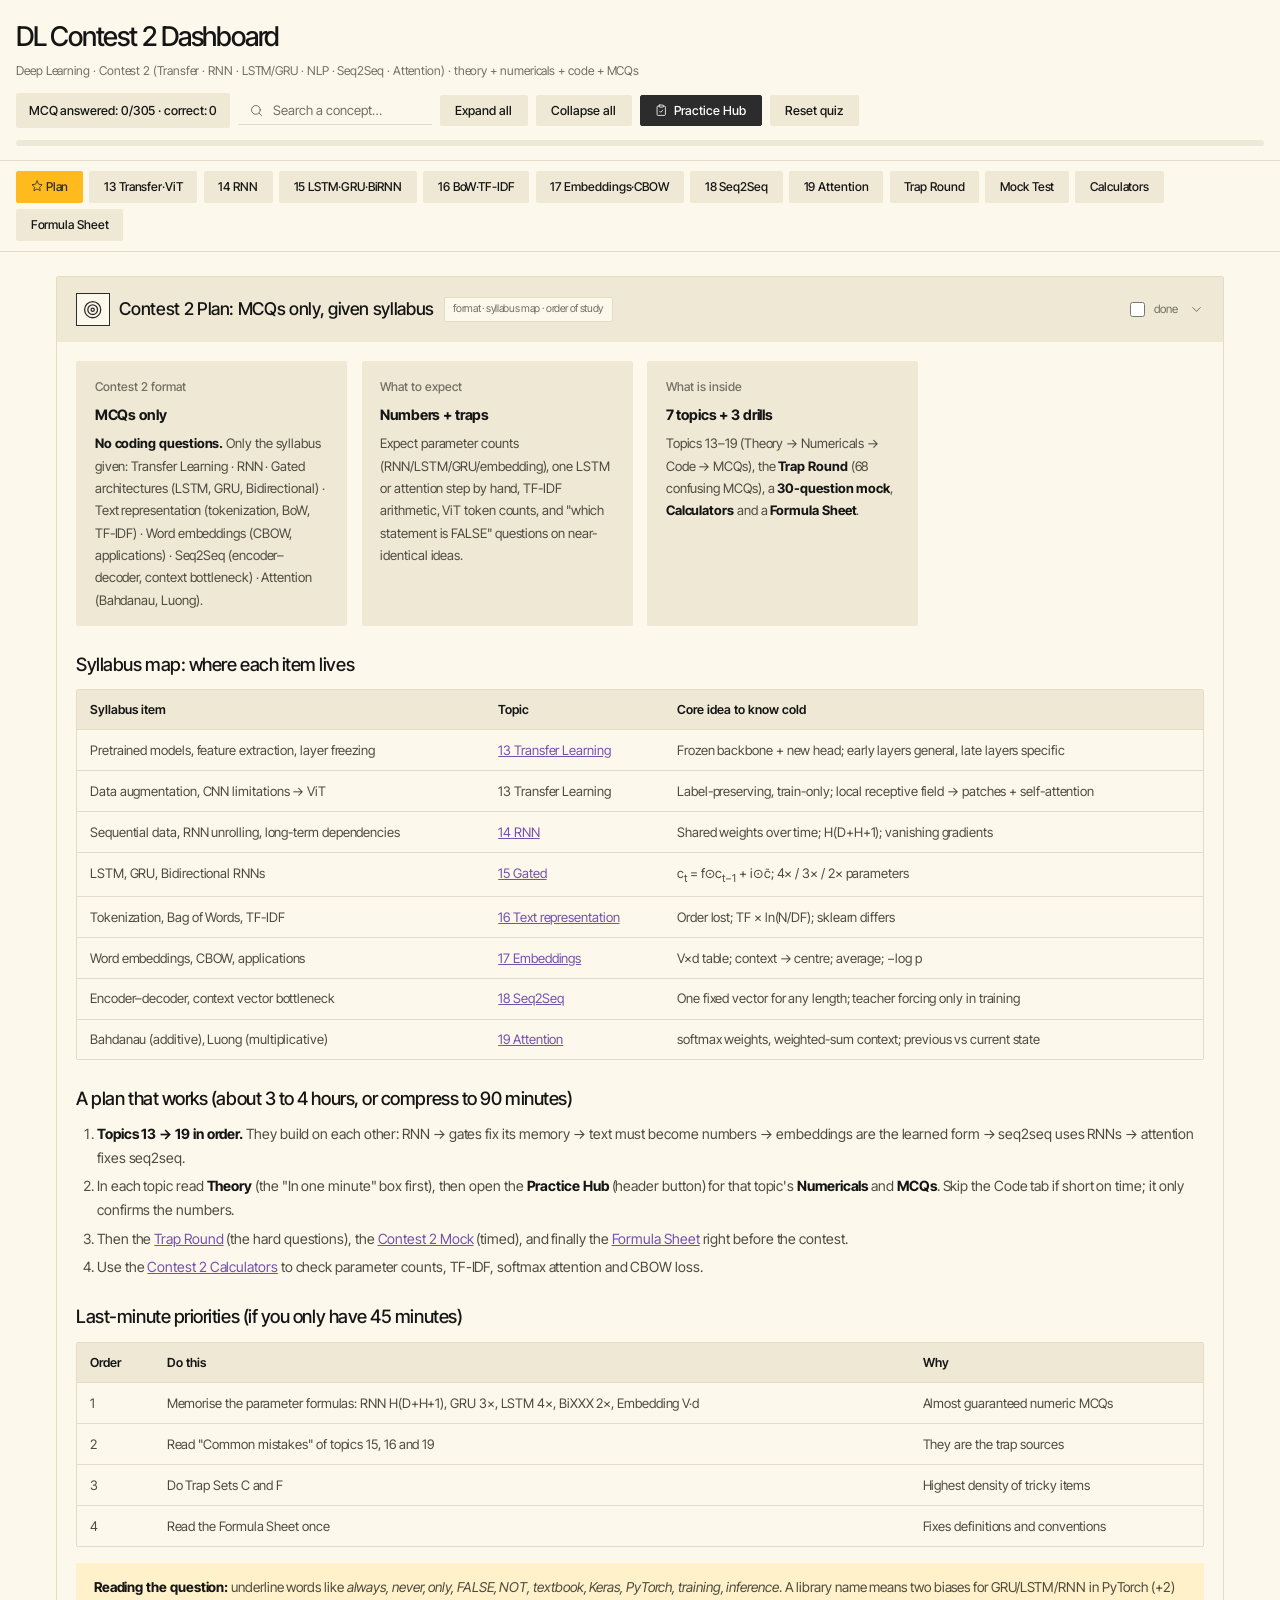
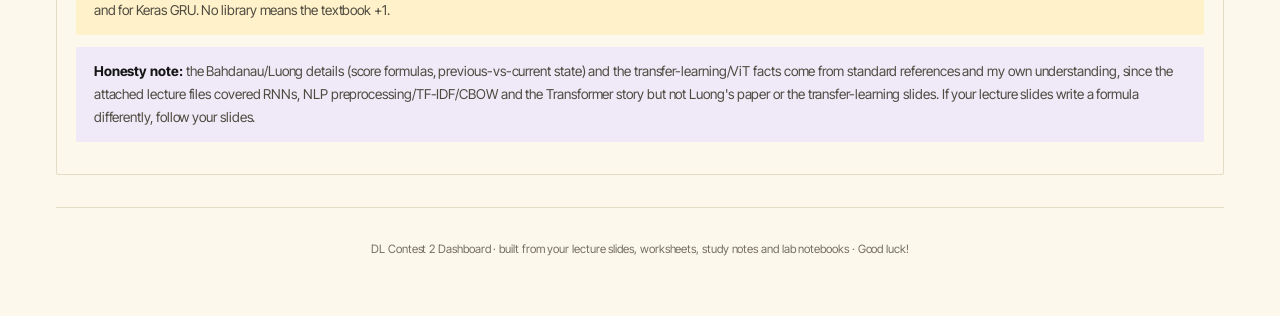
<file: DL Contest 2/DLContest2Yashpal.html>
<!doctype html><html><head><link rel="icon" type="image/svg+xml" href="data:image/svg+xml,%3Csvg xmlns='http://www.w3.org/2000/svg' viewBox='0 0 64 64'%3E%3Cdefs%3E%3ClinearGradient id='g' x1='0' y1='0' x2='1' y2='1'%3E%3Cstop stop-color='%232f2d28'/%3E%3Cstop offset='1' stop-color='%23171614'/%3E%3C/linearGradient%3E%3C/defs%3E%3Crect width='64' height='64' rx='18' fill='url(%23g)'/%3E%3Cpath d='M14 42 25 20l11 22 7-14 7 14' fill='none' stroke='%23f2b93f' stroke-width='4' stroke-linecap='round' stroke-linejoin='round'/%3E%3Ccircle cx='14' cy='42' r='3' fill='%23fbf8ef'/%3E%3Ccircle cx='25' cy='20' r='3' fill='%23fbf8ef'/%3E%3Ccircle cx='36' cy='42' r='3' fill='%23fbf8ef'/%3E%3Ccircle cx='43' cy='28' r='3' fill='%23fbf8ef'/%3E%3Ccircle cx='50' cy='42' r='3' fill='%23fbf8ef'/%3E%3C/svg%3E"><meta charset=utf8><meta name=viewport content="width=device-width,initial-scale=1,viewport-fit=cover"><style>:root{color-scheme:light;box-sizing:border-box;padding-top:env(safe-area-inset-top,0px);padding-bottom:env(safe-area-inset-bottom,0px)}html{scroll-padding-top:env(safe-area-inset-top,0px)}body{margin:0;padding:0;font:14px -apple-system,BlinkMacSystemFont,sans-serif;background:#fff;color:#000}img{max-width:100%}[hidden]:not([hidden=until-found i]){display:none!important}</style></head><body>
<svg width="0" height="0" style="position:absolute" aria-hidden="true" focusable="false"><symbol id="i-search" viewBox="0 0 24 24"><circle cx="11" cy="11" r="7"/><path d="m20 20-3.5-3.5"/></symbol><symbol id="i-star" viewBox="0 0 24 24"><polygon points="12 2 15.09 8.26 22 9.27 17 14.14 18.18 21.02 12 17.77 5.82 21.02 7 14.14 2 9.27 8.91 8.26 12 2"/></symbol><symbol id="i-target" viewBox="0 0 24 24"><circle cx="12" cy="12" r="10"/><circle cx="12" cy="12" r="6"/><circle cx="12" cy="12" r="2"/></symbol><symbol id="i-repeat" viewBox="0 0 24 24"><path d="m17 2 4 4-4 4"/><path d="M3 11v-1a4 4 0 0 1 4-4h14"/><path d="m7 22-4-4 4-4"/><path d="M21 13v1a4 4 0 0 1-4 4H3"/></symbol><symbol id="i-refresh" viewBox="0 0 24 24"><path d="M3 12a9 9 0 0 1 9-9 9.75 9.75 0 0 1 6.74 2.74L21 8"/><path d="M21 3v5h-5"/><path d="M21 12a9 9 0 0 1-9 9 9.75 9.75 0 0 1-6.74-2.74L3 16"/><path d="M8 16H3v5"/></symbol><symbol id="i-sliders" viewBox="0 0 24 24"><line x1="4" y1="21" x2="4" y2="14"/><line x1="4" y1="10" x2="4" y2="3"/><line x1="12" y1="21" x2="12" y2="12"/><line x1="12" y1="8" x2="12" y2="3"/><line x1="20" y1="21" x2="20" y2="16"/><line x1="20" y1="12" x2="20" y2="3"/><line x1="1" y1="14" x2="7" y2="14"/><line x1="9" y1="8" x2="15" y2="8"/><line x1="17" y1="16" x2="23" y2="16"/></symbol><symbol id="i-type" viewBox="0 0 24 24"><polyline points="4 7 4 4 20 4 20 7"/><line x1="9" y1="20" x2="15" y2="20"/><line x1="12" y1="4" x2="12" y2="20"/></symbol><symbol id="i-compass" viewBox="0 0 24 24"><circle cx="12" cy="12" r="10"/><polygon points="16.24 7.76 14.12 14.12 7.76 16.24 9.88 9.88 16.24 7.76"/></symbol><symbol id="i-shuffle" viewBox="0 0 24 24"><path d="M16 3h5v5"/><path d="M4 20 21 3"/><path d="M21 16v5h-5"/><path d="M15 15l6 6"/><path d="M4 4l5 5"/></symbol><symbol id="i-alert" viewBox="0 0 24 24"><path d="m21.73 18-8-14a2 2 0 0 0-3.48 0l-8 14A2 2 0 0 0 4 21h16a2 2 0 0 0 1.73-3"/><path d="M12 9v4"/><path d="M12 17h.01"/></symbol><symbol id="i-clip" viewBox="0 0 24 24"><rect x="8" y="2" width="8" height="4" rx="1"/><path d="M16 4h2a2 2 0 0 1 2 2v14a2 2 0 0 1-2 2H6a2 2 0 0 1-2-2V6a2 2 0 0 1 2-2h2"/><path d="m9 14 2 2 4-4"/></symbol><symbol id="i-calc" viewBox="0 0 24 24"><rect x="4" y="2" width="16" height="20" rx="2"/><line x1="8" y1="6" x2="16" y2="6"/><path d="M8 14h.01M12 14h.01M16 14h.01M8 18h.01M12 18h.01M16 18h.01"/></symbol><symbol id="i-bookmark" viewBox="0 0 24 24"><path d="m19 21-7-4-7 4V5a2 2 0 0 1 2-2h10a2 2 0 0 1 2 2v16z"/></symbol><symbol id="i-x" viewBox="0 0 24 24"><path d="M18 6 6 18"/><path d="m6 6 12 12"/></symbol><symbol id="i-check" viewBox="0 0 24 24"><path d="M20 6 9 17l-5-5"/></symbol><symbol id="i-chev" viewBox="0 0 24 24"><path d="m6 9 6 6 6-6"/></symbol></svg>
<title>DL Contest 2 Dashboard PR</title>
<link rel="preconnect" href="https://fonts.googleapis.com">
<link href="https://fonts.googleapis.com/css2?family=Inter+Tight:wght@400;500;600;700&family=JetBrains+Mono:wght@400;600&display=swap" rel="stylesheet">
<style>
/* Layout concept: sticky header + pill nav; each topic = collapsible section with 4 tabs (Theory / Numericals / Code / MCQs). Dark-first, from the user's template. */
:root {
  --bg:#FDF8EC; --bg2:#EEE8D4; --bg3:#E6DFC7; --border:#E3DCC6;
  --accent:#7451AE; --accent2:#7451AE; --accent3:#8A5A00; --accent4:#C9402F; --accent5:#2E6B3F;
  --text:#151515; --text2:#4E4B40; --text3:#736F63; --card:#FDF8EC; --code-bg:#F3EEDC; --tag-bg:#EEE8D4;
  --correct:#E1EEDD; --wrong:#F8E0DB; --warn:#FFF1C9; --highlight:#F5F0DE;
  --on-accent:#ffffff; --code-text:#151515; --danger:#B3342B;
  --ink:#2C2C2C; --yellow:#FFBB1E; --purple:#8667B6; --purple-tint:#EFE9F8; --yellow-tint:#FFF1C9;
  --f-display:'Inter Tight',system-ui,sans-serif; --f-body:'Inter Tight',system-ui,sans-serif; --f-ui:'Inter Tight',system-ui,sans-serif; --f-mono:'JetBrains Mono',ui-monospace,Menlo,monospace;
  color-scheme: light;
}
.ic{width:1em;height:1em;stroke:currentColor;fill:none;stroke-width:2;stroke-linecap:round;stroke-linejoin:round;vertical-align:-.125em;flex-shrink:0}
.section-title>span:first-child{display:inline-flex;color:var(--accent2)}
.section-title>span:first-child .ic{width:1.25em;height:1.25em}
.search-bar .ic{color:var(--text3)}
.mistake .ic{margin-top:.2rem}
.verdict .ic{vertical-align:-.15em}

*,*::before,*::after{box-sizing:border-box}
html{scroll-behavior:smooth;scroll-padding-top:calc(var(--stick-h,9rem) + .75rem)}
body{margin:0;font-family:var(--f-body);background:var(--bg);color:var(--text);min-height:100vh;line-height:1.7;font-size:15px;overflow-x:hidden}

/* HEADER */
.hero{background:var(--bg2);border-bottom:1px solid var(--border);padding:.9rem 1rem;display:flex;align-items:center;justify-content:space-between;flex-wrap:wrap;gap:.75rem}
.sticky-top{position:sticky;top:env(safe-area-inset-top,0px);z-index:100;background:var(--bg)}
.hero-left{display:flex;flex-direction:column;min-width:0}
.hero-title{font-family:var(--f-display);font-size:1.35rem;font-weight:800;color:var(--accent2);letter-spacing:-.5px}
.hero-sub{font-size:.74rem;color:var(--text3);font-family:var(--f-mono)}
.hero-right{display:flex;align-items:center;gap:.5rem;flex-wrap:wrap}
.btn{background:var(--bg3);border:1px solid var(--border);color:var(--text);padding:.4rem .9rem;border-radius:999px;cursor:pointer;font-size:.78rem;font-family:var(--f-body);transition:all .2s}
.btn:hover,.btn:focus-visible{border-color:var(--accent);color:var(--accent);outline:none}
.score-display{background:var(--tag-bg);border:1px solid var(--border);padding:.35rem .8rem;border-radius:999px;font-family:var(--f-mono);font-size:.76rem;color:var(--accent)}
.search-bar{display:flex;align-items:center;gap:.4rem;background:var(--bg3);border:1px solid var(--border);border-radius:8px;padding:.3rem .7rem}
.search-bar input{background:none;border:none;outline:none;color:var(--text);font-family:var(--f-body);font-size:.82rem;width:150px;min-width:0}
.search-bar input::placeholder{color:var(--text3)}
.progress{height:3px;background:var(--border);width:100%}
.progress>i{display:block;height:100%;width:0;background:var(--accent);transition:width .4s}

/* NAV */
.nav-bar{display:flex;flex-wrap:wrap;gap:.35rem .4rem;padding:.6rem 1rem;overflow:visible;border-bottom:1px solid var(--border);background:var(--bg)}
.nav-pill{background:var(--tag-bg);border:1px solid var(--border);color:var(--text2);padding:.3rem .85rem;border-radius:999px;font-size:.76rem;white-space:nowrap;transition:all .2s;text-decoration:none;font-weight:500}
.nav-pill:hover,.nav-pill.active{background:var(--accent);color:var(--on-accent);border-color:var(--accent)}
.nav-pill.done::after{content:"";display:inline-block;width:.85em;height:.85em;margin-left:.3em;vertical-align:-.1em;background:currentColor;-webkit-mask:url("data:image/svg+xml,%3Csvg xmlns='http://www.w3.org/2000/svg' viewBox='0 0 24 24' fill='none' stroke='black' stroke-width='3' stroke-linecap='round' stroke-linejoin='round'%3E%3Cpath d='M20 6 9 17l-5-5'/%3E%3C/svg%3E") center/contain no-repeat;mask:url("data:image/svg+xml,%3Csvg xmlns='http://www.w3.org/2000/svg' viewBox='0 0 24 24' fill='none' stroke='black' stroke-width='3' stroke-linecap='round' stroke-linejoin='round'%3E%3Cpath d='M20 6 9 17l-5-5'/%3E%3C/svg%3E") center/contain no-repeat}

.main{max-width:1200px;margin:0 auto;padding:1.5rem 1rem}

/* SECTIONS */
.section{margin-bottom:1.6rem;border:1px solid var(--border);border-radius:16px;overflow:clip;background:var(--card)}
.section-header{display:flex;align-items:center;justify-content:space-between;gap:.75rem;padding:1rem 1.2rem;cursor:pointer;background:var(--bg2);user-select:none}
.section-header:hover{background:var(--bg3)}
.section-title{font-family:var(--f-display);font-size:1.05rem;font-weight:700;display:flex;align-items:center;gap:.6rem;flex-wrap:wrap;min-width:0}
.section-tag{font-size:.66rem;font-family:var(--f-mono);background:var(--tag-bg);padding:.18rem .55rem;border-radius:4px;color:var(--text3);border:1px solid var(--border);font-weight:400}
.hdr-right{display:flex;align-items:center;gap:.7rem}
.donebox{font-size:.72rem;font-family:var(--f-mono);color:var(--text3);display:flex;align-items:center;gap:.35rem;cursor:pointer}
.donebox input{accent-color:var(--accent);width:15px;height:15px}
.chevron{transition:transform .3s;color:var(--text3)}
.section-body{padding:1.2rem}
.section.collapsed .section-body{display:none}
.section.collapsed .chevron{transform:rotate(-90deg)}

/* TABS */
.tab-bar{display:flex;gap:.4rem;margin-bottom:1.1rem;flex-wrap:wrap;position:sticky;top:calc(env(safe-area-inset-top,0px) + var(--stick-h,7rem));z-index:20;background:var(--card);padding:.4rem 0}
.tab{padding:.4rem 1rem;background:var(--bg3);border:1px solid var(--border);border-radius:8px;font-size:.8rem;cursor:pointer;color:var(--text2);font-weight:500;font-family:var(--f-body)}
.tab:hover{border-color:var(--accent2);color:var(--text)}
.tab.active{background:var(--accent2);color:#fff;border-color:var(--accent2)}
.pane{display:none}
.pane.active{display:block}

/* CONTENT */
h3{font-family:var(--f-display);font-size:1rem;font-weight:700;color:var(--accent2);margin:1.4rem 0 .5rem;text-wrap:balance}
h3:first-child{margin-top:0}
h4{font-size:.9rem;margin:.9rem 0 .3rem;color:var(--text)}
p{font-size:.9rem;color:var(--text2);margin:0 0 .65rem}
ul,ol{padding-left:1.3rem;font-size:.88rem;color:var(--text2);margin:0 0 .7rem}
li{margin-bottom:.28rem}
li strong,p strong,td strong{color:var(--text)}
code{font-family:var(--f-mono);font-size:.8rem;background:var(--tag-bg);padding:.05rem .35rem;border-radius:4px;color:var(--accent3)}
hr.divider{border:none;border-top:1px solid var(--border);margin:1.4rem 0}
.cards{display:grid;grid-template-columns:repeat(auto-fill,minmax(250px,1fr));gap:.9rem;margin-bottom:1.2rem}
.card{background:var(--bg2);border:1px solid var(--border);border-radius:10px;padding:.9rem 1.1rem;min-width:0}
.card-label{font-size:.66rem;font-family:var(--f-mono);text-transform:uppercase;letter-spacing:.08em;color:var(--accent);margin-bottom:.35rem;font-weight:600}
.card h4{margin:0 0 .3rem}
.card p{font-size:.82rem;margin:0}
.tablewrap{overflow-x:auto;margin:.6rem 0 1rem;border:1px solid var(--border);border-radius:10px}
table{width:100%;border-collapse:collapse;font-size:.82rem}
th{background:var(--bg3);padding:.55rem .8rem;text-align:left;font-family:var(--f-mono);font-size:.7rem;text-transform:uppercase;letter-spacing:.07em;color:var(--accent);border-bottom:1px solid var(--border);white-space:nowrap}
td{padding:.55rem .8rem;border-bottom:1px solid var(--border);color:var(--text2);vertical-align:top}
tr:last-child td{border-bottom:none}
tr:hover td{background:var(--highlight)}
.badge{display:inline-block;padding:.15rem .5rem;border-radius:4px;font-size:.68rem;font-family:var(--f-mono);font-weight:600}
.b-green{background:rgba(52,211,153,.15);color:var(--accent)}.b-blue{background:rgba(129,140,248,.15);color:var(--accent2)}.b-orange{background:rgba(251,146,60,.15);color:var(--accent3)}.b-pink{background:rgba(244,114,182,.15);color:var(--accent4)}.b-red{background:rgba(248,113,113,.15);color:var(--danger)}
.callout{padding:.8rem 1.1rem;border-radius:8px;border-left:3px solid;margin:.8rem 0;font-size:.85rem;color:var(--text2)}
.callout strong{color:var(--text)}
.callout-info{border-color:var(--accent2);background:rgba(129,140,248,.08)}
.callout-warn{border-color:var(--accent3);background:rgba(251,146,60,.08)}
.callout-tip{border-color:var(--accent);background:rgba(110,231,183,.08)}
.callout-danger{border-color:var(--danger);background:rgba(248,113,113,.08)}
.formula{font-family:var(--f-mono);font-size:.84rem;background:var(--code-bg);color:var(--code-text);border:1px solid var(--border);border-radius:10px;padding:.8rem 1.1rem;margin:.6rem 0;overflow-x:auto;line-height:1.9;white-space:pre}
.formula b{color:#b45309;font-weight:600}
.formula-label{font-family:var(--f-mono);font-size:.64rem;text-transform:uppercase;letter-spacing:.1em;color:var(--text3);display:block;margin-top:.8rem}
.tldr{background:var(--bg2);border:1px dashed var(--accent);border-radius:10px;padding:.8rem 1.1rem;margin-bottom:1.1rem}
.tldr .card-label{margin-bottom:.2rem}
.tldr p{margin:0;color:var(--text)}
.mistake{display:flex;gap:.6rem;align-items:flex-start;margin-bottom:.55rem;font-size:.84rem;color:var(--text2)}
.mistake>span:first-child{color:var(--danger);flex-shrink:0}

/* SOLVED / UNSOLVED NUMERICALS */
.solved{background:var(--bg2);border:1px solid var(--border);border-left:3px solid var(--accent);border-radius:10px;padding:1rem 1.2rem;margin:.9rem 0}
.solved h4{margin-top:0;color:var(--accent)}
.solved .given{font-family:var(--f-mono);font-size:.8rem;color:var(--text);background:var(--tag-bg);padding:.5rem .8rem;border-radius:6px;margin:.4rem 0 .6rem;overflow-x:auto;white-space:pre-wrap;overflow-wrap:anywhere}
.solved ol{margin:.4rem 0}
.solved .final{margin-top:.5rem;font-weight:600;color:var(--accent);font-family:var(--f-mono);font-size:.85rem}
.howto{background:rgba(129,140,248,.08);border:1px solid var(--accent2);border-radius:10px;padding:.8rem 1.1rem;margin:.6rem 0 1rem}
.howto h4{margin:0 0 .3rem;color:var(--accent2)}
.howto ol{margin:0}
.num-title{font-family:var(--f-mono);font-size:.7rem;color:var(--accent3);text-transform:uppercase;letter-spacing:.08em;margin-bottom:.4rem}
.numin{display:flex;gap:.5rem;align-items:center;flex-wrap:wrap;margin:.5rem 0}
.numin input{background:var(--bg3);border:1px solid var(--border);color:var(--text);padding:.35rem .6rem;border-radius:6px;font-family:var(--f-mono);font-size:.82rem;width:130px}
.verdict{font-family:var(--f-mono);font-size:.78rem}
.verdict.ok{color:var(--accent)}.verdict.no{color:var(--danger)}

/* MCQ */
.mcq-block{background:var(--bg2);border:1px solid var(--border);border-radius:12px;padding:1rem 1.2rem;margin-bottom:.9rem}
.mcq-q{font-size:.9rem;font-weight:600;margin-bottom:.7rem;color:var(--text)}
.mcq-q .qn{font-family:var(--f-mono);color:var(--accent3);margin-right:.4rem;font-size:.76rem}
.mcq-options{display:flex;flex-direction:column;gap:.4rem;margin-bottom:.7rem}
.opt{padding:.5rem .9rem;border-radius:8px;font-size:.83rem;background:var(--bg3);border:1px solid var(--border);cursor:pointer;transition:all .15s;color:var(--text2)}
.opt:hover{border-color:var(--accent2);color:var(--text)}
.opt.correct{background:var(--correct);border-color:var(--accent5);color:var(--accent5)}
.opt.wrong{background:var(--wrong);border-color:var(--danger);color:var(--danger)}
.mcq-ans{display:none;padding:.7rem 1rem;background:var(--highlight);border-left:3px solid var(--accent);border-radius:6px;font-size:.83rem;color:var(--text2);margin-top:.5rem}
.mcq-ans.show{display:block}
.reveal-btn{font-size:.74rem;padding:.3rem .8rem;background:var(--tag-bg);border:1px solid var(--border);color:var(--accent2);border-radius:6px;cursor:pointer;font-family:var(--f-mono)}
.reveal-btn:hover{background:var(--accent2);color:#fff}
.set-title{display:flex;justify-content:space-between;align-items:center;gap:.5rem;flex-wrap:wrap;margin:1.3rem 0 .6rem}
.set-title h3{margin:0}

/* CODE */
.code-wrap{margin:.8rem 0}
.code-label{font-family:var(--f-mono);font-size:.66rem;color:var(--text3);text-transform:uppercase;letter-spacing:.1em;display:flex;justify-content:space-between;gap:.5rem;margin-bottom:.35rem}
.copy{background:none;border:1px solid var(--border);color:var(--text3);border-radius:5px;font-family:var(--f-mono);font-size:.64rem;padding:.1rem .5rem;cursor:pointer}
.copy:hover{color:var(--accent);border-color:var(--accent)}
pre.code{background:var(--code-bg);border:1px solid var(--border);border-radius:10px;padding:1rem 1.2rem;overflow-x:auto;color:var(--code-text);line-height:1.65;margin:0;font-family:var(--f-mono);font-size:.78rem;tab-size:4}
.kw{color:#7c3aed}.fn{color:#2563eb}.str{color:#b45309}.cm{color:#736F63;font-style:italic}.num{color:#c2410c}.bi{color:#0e7490}

/* CALCULATORS */
.calc{background:var(--bg2);border:1px solid var(--border);border-radius:12px;padding:1rem 1.2rem;margin-bottom:1rem}
.calc h4{margin-top:0;color:var(--accent2)}
.calc label{font-family:var(--f-mono);font-size:.7rem;color:var(--text3);display:flex;flex-direction:column;gap:.2rem}
.calc input{background:var(--bg3);border:1px solid var(--border);color:var(--text);padding:.35rem .6rem;border-radius:6px;font-family:var(--f-mono);font-size:.82rem;width:100%;min-width:0}
.calc .row{display:grid;grid-template-columns:repeat(auto-fit,minmax(110px,1fr));gap:.6rem;margin-bottom:.6rem}
.calc .out{font-family:var(--f-mono);font-size:.82rem;color:var(--accent);background:var(--code-bg);border-radius:8px;padding:.6rem .9rem;white-space:pre-wrap;overflow-x:auto}
.plot{background:var(--code-bg);border:1px solid var(--border);border-radius:10px;padding:.5rem;margin:.6rem 0;max-width:560px}
.plot svg{width:100%;height:auto;display:block}
.legend{display:flex;gap:.9rem;flex-wrap:wrap;font-family:var(--f-mono);font-size:.68rem;color:var(--code-text);padding:.2rem .5rem}
.legend i{display:inline-block;width:10px;height:10px;border-radius:2px;margin-right:.3rem}

.footer{text-align:center;padding:2rem 1rem;color:var(--text3);font-family:var(--f-mono);font-size:.72rem;border-top:1px solid var(--border);margin-top:2rem}
@media (max-width:768px){.cards{grid-template-columns:1fr}.search-bar input{width:110px}.hero-title{font-size:1.15rem}.hero-sub{display:none}.hero{padding:.6rem 1rem;gap:.5rem}.nav-bar{padding:.4rem .6rem;gap:.25rem .3rem}.nav-pill{padding:.18rem .5rem;font-size:.66rem}}
@media (max-width:480px){.nav-bar{padding:.35rem .5rem;gap:.2rem .25rem}.nav-pill{padding:.12rem .4rem;font-size:.6rem}.hero-right{gap:.3rem}.hero-right .btn{padding:.25rem .6rem;font-size:.68rem}.score-display{font-size:.66rem;padding:.25rem .6rem}.search-bar{padding:.2rem .5rem}}
@media (max-width:380px){.nav-bar{padding:.3rem .4rem;gap:.18rem .2rem}.nav-pill{padding:.1rem .3rem;font-size:.56rem}}
@media (prefers-reduced-motion:reduce){*{transition:none!important;scroll-behavior:auto!important}}
code{overflow-wrap:anywhere}
.qhub{display:none}
body.single:not(.searching) .main>.section:not(.cur){display:none}
body.quiz-mode .qhub{display:block}
body.quiz-mode .main>.section,body.quiz-mode #navBar,body.quiz-mode .footer{display:none}
.btn.primary{background:var(--accent2);border-color:var(--accent2);color:#fff}
.btn.primary:hover,.btn.primary:focus-visible{color:#fff;border-color:var(--accent2)}
.btn .ic{margin-right:.25rem}
.qh-bar{display:flex;gap:.4rem;flex-wrap:wrap;margin-bottom:.8rem}
.qhub .tab{display:inline-flex;align-items:center;gap:.4rem}
.qhub .tab.active .section-tag{background:rgba(255,255,255,.2);color:#fff;border-color:transparent}
/* ===== THEME (Filko reference): warm cream, flat beige cards, yellow + purple accents, ink buttons, 2px corners ===== */
body{letter-spacing:-.005em}
.ic{stroke-width:1.6}
.hero,.sticky-top{background:var(--bg)}
.hero{border-bottom:1px solid var(--border)}
.hero-title{font-family:var(--f-display);font-size:1.7rem;font-weight:500;letter-spacing:-.045em;color:var(--text)}
.hero-sub,.score-display,.section-tag,.donebox,th,.badge,.card-label,.formula-label,.num-title,.verdict,.mcq-q .qn,.reveal-btn,.code-label,.copy,.calc label,.legend,.footer,.numin input,.calc input,.solved .final,.nav-pill,.tab{font-family:var(--f-ui)}
.hero-sub{font-size:.76rem;color:var(--text3)}
.score-display{background:var(--bg2);border:0;border-radius:2px;color:var(--text);font-weight:500;font-size:.78rem;padding:.42rem .8rem}
.search-bar{background:transparent;border:0;border-bottom:1px solid var(--border);border-radius:0}
.btn{background:var(--bg2);border:1px solid var(--bg2);color:var(--text);border-radius:2px;font-weight:500;padding:.42rem .9rem}
.btn.primary{background:var(--ink);border-color:var(--ink);color:#fff}
.btn:hover,.btn:focus-visible,.btn.primary:hover,.btn.primary:focus-visible{background:var(--yellow);border-color:var(--yellow);color:var(--ink)}
.progress{height:6px;background:#ECE9D6;border-radius:3px;overflow:hidden}
.progress>i{background:var(--purple);border-radius:3px}
.nav-bar{background:var(--bg);border-bottom:1px solid var(--border)}
.nav-pill{background:var(--bg2);border:1px solid var(--bg2);color:var(--text);border-radius:2px;font-weight:500}
.nav-pill:hover,.nav-pill.active{background:var(--yellow);border-color:var(--yellow);color:var(--ink)}
.section{border:1px solid var(--border);border-radius:2px;background:var(--card)}
.section-header{background:var(--bg2)}
.section-header:hover{background:var(--bg3)}
.section-title{font-weight:500;letter-spacing:-.02em;font-size:1.1rem}
.section-title>span:first-child{width:2.1rem;height:2.1rem;border:1px solid var(--ink);background:var(--bg);color:var(--ink);align-items:center;justify-content:center;flex-shrink:0}
.section-title>span:first-child .ic{width:1.1em;height:1.1em}
.section-tag{background:var(--bg);border:1px solid var(--border);color:var(--text3);border-radius:2px}
.tab-bar{background:var(--card)}
.tab{background:var(--bg2);border:1px solid var(--bg2);color:var(--text);border-radius:2px;font-weight:500}
.tab:hover{border-color:var(--ink);color:var(--text)}
.tab.active{background:var(--ink);border-color:var(--ink);color:#fff}
h3{color:var(--text);font-weight:500;letter-spacing:-.025em;font-size:1.15rem}
h4{letter-spacing:-.01em}
.card,.solved,.mcq-block,.calc,.tldr{background:var(--bg2);border-color:transparent;border-radius:2px}
.card-label{text-transform:none;letter-spacing:0;font-size:.76rem;color:var(--text3);font-weight:500}
.tldr{background:var(--yellow);border:0}
.tldr p,.tldr strong{color:var(--ink)}
.tldr .card-label{color:var(--ink);opacity:.7}
.solved{border-left:0}
.solved h4,.calc h4,.howto h4{color:var(--text)}
.solved .final{color:var(--accent)}
.howto{background:var(--purple-tint);border:0;border-radius:2px}
.tablewrap{border-color:var(--border);border-radius:2px;background:var(--card)}
th{background:var(--bg2);color:var(--text);text-transform:none;letter-spacing:0;font-size:.78rem;font-weight:600}
td{border-bottom-color:var(--border)}
tr:hover td{background:var(--highlight)}
code{background:var(--bg2);color:var(--accent3)}
.callout{border:0;border-radius:2px}
.callout-info{background:var(--purple-tint)}.callout-warn{background:var(--yellow-tint)}.callout-tip{background:var(--bg2)}.callout-danger{background:var(--wrong)}
.badge,.b-green,.b-blue,.b-orange,.b-pink,.b-red{display:inline-flex;align-items:center;gap:.35rem;background:#fff;color:var(--ink);font-weight:500;font-size:.72rem;padding:.2rem .55rem;border-radius:2px}
.badge::before{content:"";width:.45rem;height:.45rem;border-radius:50%;background:var(--ink)}
.b-green::before{background:#2E6B3F}.b-blue::before{background:var(--purple)}.b-orange::before{background:var(--yellow)}.b-pink::before,.b-red::before{background:#D8402F}
.opt{background:var(--bg);border:1px solid var(--border);color:var(--text2);border-radius:2px}
.opt:hover{border-color:var(--ink);color:var(--text)}
.opt.correct{background:var(--correct);border-color:var(--accent5);color:var(--accent5)}
.opt.wrong{background:var(--wrong);border-color:var(--danger);color:var(--danger)}
.mcq-ans{background:var(--yellow-tint);border-left:0;border-radius:2px}
.verdict.ok{color:var(--accent5)}
.reveal-btn{background:var(--bg);border:1px solid var(--ink);color:var(--ink);border-radius:2px}
.reveal-btn:hover{background:var(--ink);color:#fff}
.numin input,.calc input{background:var(--bg);border:1px solid var(--border);border-radius:2px;color:var(--text)}
pre.code,.formula,.calc .out,.plot{background:var(--code-bg);border:1px solid var(--border);border-radius:2px}
.formula b{color:var(--accent3)}
.kw{color:#7451AE}.fn{color:#2C2C2C;font-weight:600}.str{color:#8A5A00}.cm{color:#8A8677;font-style:italic}.num{color:#B3342B}.bi{color:#2E6B3F}
.donebox input{accent-color:var(--purple)}
.qhub .tab.active .section-tag{background:#4a4a4a;color:#fff;border-color:#4a4a4a}
.footer{border-top:1px solid var(--border)}
@media (max-width:768px){.hero-title{font-size:1.15rem}}
@media (max-width:480px){.score-display{font-size:.66rem;padding:.25rem .6rem}}
.sr{position:fixed;z-index:200;background:var(--card);border:1px solid var(--ink);border-radius:2px;max-height:min(70vh,520px);overflow:auto}
.sr[hidden]{display:none}
.sr-count{padding:.5rem .8rem;font-size:.72rem;color:var(--text3);border-bottom:1px solid var(--border);font-family:var(--f-ui)}
.sr-item{display:block;width:100%;text-align:left;background:none;border:0;border-bottom:1px solid var(--border);padding:.6rem .8rem;cursor:pointer;font-family:var(--f-ui);color:var(--text)}
.sr-item:last-child{border-bottom:0}
.sr-item:hover,.sr-item.act{background:var(--yellow-tint)}
.sr-item>span{display:block}
.sr-meta{display:flex!important;align-items:center;gap:.45rem;font-size:.7rem;color:var(--text3);margin-bottom:.15rem}
.sr-kind{display:inline-block!important;background:var(--bg2);color:var(--text);padding:.05rem .4rem;border-radius:2px;font-weight:500}
.sr-title{font-size:.86rem;font-weight:600;line-height:1.35}
.sr-snip{font-size:.78rem;color:var(--text2);line-height:1.45;margin-top:.1rem}
.sr-empty{padding:.9rem .8rem;font-size:.82rem;color:var(--text3);font-family:var(--f-ui)}
mark{background:var(--yellow);color:var(--ink);padding:0 .1em;border-radius:1px}
.flash-hit{outline:3px solid var(--yellow);outline-offset:3px}
</style>

<div class="sticky-top" id="stickyTop">
<header class="hero">
  <div class="hero-left">
    <div class="hero-title">DL Contest 2 Dashboard</div>
    <div class="hero-sub">Deep Learning · Contest 2 (Transfer · RNN · LSTM/GRU · NLP · Seq2Seq · Attention) · theory + numericals + code + MCQs</div>
  </div>
  <div class="hero-right">
    <div class="score-display" id="scoreDisplay">MCQ answered: 0/305 · correct: 0</div>
    <div class="search-bar"><svg class="ic" aria-hidden="true"><use href="#i-search"/></svg><input type="text" id="searchInput" placeholder="Search a concept…" aria-label="Search"></div>
    <button class="btn" onclick="setAll(false)">Expand all</button>
    <button class="btn" onclick="setAll(true)">Collapse all</button>
    <button class="btn primary" id="qhBtn" onclick="toggleQuiz()"><svg class="ic" aria-hidden="true"><use href="#i-clip"/></svg> Practice Hub</button>
    <button class="btn" onclick="resetScore()">Reset quiz</button>
  </div>
  <div class="progress" aria-hidden="true"><i id="progBar"></i></div>
</header>

<nav class="nav-bar" id="navBar">
  <a class="nav-pill" href="#plan2"><svg class="ic" aria-hidden="true"><use href="#i-star"/></svg> Plan</a>
  <a class="nav-pill" href="#transfer" data-sec="transfer">13 Transfer·ViT</a>
  <a class="nav-pill" href="#rnn" data-sec="rnn">14 RNN</a>
  <a class="nav-pill" href="#gated" data-sec="gated">15 LSTM·GRU·BiRNN</a>
  <a class="nav-pill" href="#textrep" data-sec="textrep">16 BoW·TF-IDF</a>
  <a class="nav-pill" href="#embed" data-sec="embed">17 Embeddings·CBOW</a>
  <a class="nav-pill" href="#seq2seq" data-sec="seq2seq">18 Seq2Seq</a>
  <a class="nav-pill" href="#attn" data-sec="attn">19 Attention</a>
  <a class="nav-pill" href="#trap">Trap Round</a>
  <a class="nav-pill" href="#mock2">Mock Test</a>
  <a class="nav-pill" href="#calc2">Calculators</a>
  <a class="nav-pill" href="#sheet2">Formula Sheet</a>
</nav>
</div>

<main class="main">
<div class="qhub" id="quizHub"><h3>Practice Hub</h3><div class="qh-bar" id="qhMode"></div><div id="qhQuiz"><p>Every MCQ in one place, grouped by topic and subtopic. Pick a topic, then a subtopic, or open a set straight from the cards.</p><div class="qh-bar" id="qhTopics"></div><div class="qh-bar" id="qhSubs"></div><div id="qhBody"></div></div><div id="qhNum" hidden><p>Worked numericals and unsolved practice for each lecture topic.</p><div class="qh-bar" id="qhNumTopics"></div><div id="qhNumBody"></div></div></div>

<script>window.DATA={mcq:{},num:{}};</script>

<section class="section" id="plan2" data-sec="plan2">
  <div class="section-header" onclick="toggleSection(this)">
    <div class="section-title"><span><svg class="ic" aria-hidden="true"><use href="#i-target"/></svg></span> Contest 2 Plan: MCQs only, given syllabus <span class="section-tag">format · syllabus map · order of study</span></div>
    <div class="hdr-right"><label class="donebox"><input type="checkbox" class="done"> done</label><span class="chevron"><svg class="ic" aria-hidden="true"><use href="#i-chev"/></svg></span></div>
  </div>
  <div class="section-body">
<div class="cards"><div class="card"><div class="card-label">Contest 2 format</div><h4>MCQs only</h4><p><strong>No coding questions.</strong> Only the syllabus given: Transfer Learning · RNN · Gated architectures (LSTM, GRU, Bidirectional) · Text representation (tokenization, BoW, TF-IDF) · Word embeddings (CBOW, applications) · Seq2Seq (encoder–decoder, context bottleneck) · Attention (Bahdanau, Luong).</p></div><div class="card"><div class="card-label">What to expect</div><h4>Numbers + traps</h4><p>Expect parameter counts (RNN/LSTM/GRU/embedding), one LSTM or attention step by hand, TF-IDF arithmetic, ViT token counts, and "which statement is FALSE" questions on near-identical ideas.</p></div><div class="card"><div class="card-label">What is inside</div><h4>7 topics + 3 drills</h4><p>Topics 13–19 (Theory → Numericals → Code → MCQs), the <strong>Trap Round</strong> (68 confusing MCQs), a <strong>30-question mock</strong>, <strong>Calculators</strong> and a <strong>Formula Sheet</strong>.</p></div></div>

<h3>Syllabus map: where each item lives</h3>
<div class="tablewrap"><table><thead><tr><th>Syllabus item</th><th>Topic</th><th>Core idea to know cold</th></tr></thead><tbody><tr><td>Pretrained models, feature extraction, layer freezing</td><td><a href="#transfer" style="color:var(--accent2)">13 Transfer Learning</a></td><td>Frozen backbone + new head; early layers general, late layers specific</td></tr><tr><td>Data augmentation, CNN limitations → ViT</td><td>13 Transfer Learning</td><td>Label-preserving, train-only; local receptive field → patches + self-attention</td></tr><tr><td>Sequential data, RNN unrolling, long-term dependencies</td><td><a href="#rnn" style="color:var(--accent2)">14 RNN</a></td><td>Shared weights over time; H(D+H+1); vanishing gradients</td></tr><tr><td>LSTM, GRU, Bidirectional RNNs</td><td><a href="#gated" style="color:var(--accent2)">15 Gated</a></td><td>c<sub>t</sub> = f⊙c<sub>t−1</sub> + i⊙c̃; 4× / 3× / 2× parameters</td></tr><tr><td>Tokenization, Bag of Words, TF-IDF</td><td><a href="#textrep" style="color:var(--accent2)">16 Text representation</a></td><td>Order lost; TF × ln(N/DF); sklearn differs</td></tr><tr><td>Word embeddings, CBOW, applications</td><td><a href="#embed" style="color:var(--accent2)">17 Embeddings</a></td><td>V×d table; context → centre; average; −log p</td></tr><tr><td>Encoder–decoder, context vector bottleneck</td><td><a href="#seq2seq" style="color:var(--accent2)">18 Seq2Seq</a></td><td>One fixed vector for any length; teacher forcing only in training</td></tr><tr><td>Bahdanau (additive), Luong (multiplicative)</td><td><a href="#attn" style="color:var(--accent2)">19 Attention</a></td><td>softmax weights, weighted-sum context; previous vs current state</td></tr></tbody></table></div>

<h3>A plan that works (about 3 to 4 hours, or compress to 90 minutes)</h3>
<ol>
<li><strong>Topics 13 → 19 in order.</strong> They build on each other: RNN → gates fix its memory → text must become numbers → embeddings are the learned form → seq2seq uses RNNs → attention fixes seq2seq.</li>
<li>In each topic read <strong>Theory</strong> (the "In one minute" box first), then open the <strong>Practice Hub</strong> (header button) for that topic's <strong>Numericals</strong> and <strong>MCQs</strong>. Skip the Code tab if short on time; it only confirms the numbers.</li>
<li>Then the <a href="#trap" style="color:var(--accent2)">Trap Round</a> (the hard questions), the <a href="#mock2" style="color:var(--accent2)">Contest 2 Mock</a> (timed), and finally the <a href="#sheet2" style="color:var(--accent2)">Formula Sheet</a> right before the contest.</li>
<li>Use the <a href="#calc2" style="color:var(--accent2)">Contest 2 Calculators</a> to check parameter counts, TF-IDF, softmax attention and CBOW loss.</li>
</ol>
<h3>Last-minute priorities (if you only have 45 minutes)</h3>
<div class="tablewrap"><table><thead><tr><th>Order</th><th>Do this</th><th>Why</th></tr></thead><tbody><tr><td>1</td><td>Memorise the parameter formulas: RNN H(D+H+1), GRU 3×, LSTM 4×, BiXXX 2×, Embedding V·d</td><td>Almost guaranteed numeric MCQs</td></tr><tr><td>2</td><td>Read "Common mistakes" of topics 15, 16 and 19</td><td>They are the trap sources</td></tr><tr><td>3</td><td>Do Trap Sets C and F</td><td>Highest density of tricky items</td></tr><tr><td>4</td><td>Read the Formula Sheet once</td><td>Fixes definitions and conventions</td></tr></tbody></table></div>
<div class="callout callout-warn"><strong>Reading the question:</strong> underline words like <em>always, never, only, FALSE, NOT, textbook, Keras, PyTorch, training, inference</em>. A library name means two biases for GRU/LSTM/RNN in PyTorch (+2) and for Keras GRU. No library means the textbook +1.</div>
<div class="callout callout-info"><strong>Honesty note:</strong> the Bahdanau/Luong details (score formulas, previous-vs-current state) and the transfer-learning/ViT facts come from standard references and my own understanding, since the attached lecture files covered RNNs, NLP preprocessing/TF-IDF/CBOW and the Transformer story but not Luong's paper or the transfer-learning slides. If your lecture slides write a formula differently, follow your slides.</div>

  </div>
</section>

<section class="section" id="transfer" data-sec="transfer">
  <div class="section-header" onclick="toggleSection(this)">
    <div class="section-title"><span><svg class="ic" aria-hidden="true"><use href="#i-repeat"/></svg></span> 13 · Transfer Learning &amp; Why ViT <span class="section-tag">pretrained · feature extraction · freezing · fine-tuning · augmentation · CNN limits</span></div>
    <div class="hdr-right"><label class="donebox"><input type="checkbox" class="done"> done</label><span class="chevron"><svg class="ic" aria-hidden="true"><use href="#i-chev"/></svg></span></div>
  </div>
  <div class="section-body">
    <div class="tab-bar"><button class="tab active" data-t="th">Theory</button><button class="tab" data-t="code">Code</button></div>
<div class="pane active" data-p="th">
<div class="tldr"><div class="card-label">In one minute</div><p><strong>Transfer learning</strong> = reuse a network that was already trained on a huge dataset (like ImageNet, 1.2 million images, 1000 classes) as the starting point for your own, smaller problem. Early layers already know edges, colours and textures, which every image task needs. You <strong>freeze</strong> them (or train them gently) and only train a new <strong>head</strong> for your classes. Two modes: <strong>feature extraction</strong> (backbone frozen, train only the new head) and <strong>fine-tuning</strong> (unfreeze some or all backbone layers and train with a <em>small</em> learning rate). <strong>Data augmentation</strong> makes the small dataset look bigger. CNNs have limits (local view, fixed inductive bias), which is the motivation for the <strong>Vision Transformer (ViT)</strong>.</p></div>

<h3>13.1 The problem transfer learning solves</h3>
<p>Training a deep CNN from scratch needs <strong>lots of labelled data</strong> (hundreds of thousands of images), <strong>lots of compute</strong> (days on GPUs) and careful tuning. Most real projects (classify 800 photos of crop diseases, 2,000 X-rays) have neither. With a few hundred images a big network simply <strong>memorises</strong> them (high variance, i.e. overfitting).</p>
<p>The key observation: features learned on a big dataset are <strong>reusable</strong>. A network trained on ImageNet has learned a hierarchy:</p>
<div class="tablewrap"><table><thead><tr><th>Layers</th><th>What they detect</th><th>Reusable for a new task?</th></tr></thead><tbody><tr><td>Early (conv1, conv2)</td><td>Edges, corners, colour blobs, simple textures</td><td><span class="badge b-green">Almost always</span> (general)</td></tr><tr><td>Middle</td><td>Patterns, repeated textures, object parts (wheel, eye, fur)</td><td><span class="badge b-blue">Usually</span></td></tr><tr><td>Late (last conv block)</td><td>Whole-object, ImageNet-specific features (dog breed, car model)</td><td><span class="badge b-orange">Only if your task is similar</span> (specific)</td></tr><tr><td>Final FC / softmax (1000 classes)</td><td>The ImageNet class scores</td><td><span class="badge b-red">Never</span>: replace it</td></tr></tbody></table></div>
<div class="callout callout-tip"><strong>General → specific.</strong> The deeper the layer, the more task-specific it is. This one idea decides <em>which layers to freeze</em>.</div>

<h3>13.2 Pretrained models</h3>
<p>A <strong>pretrained model</strong> is a network (architecture + learned weights) already trained on a large dataset, usually <strong>ImageNet</strong>. Examples from your lectures: <strong>VGG, ResNet, Inception, MobileNet, EfficientNet</strong> (and for language, BERT/GPT). Libraries ship them: <code>torchvision.models.resnet18(weights=...)</code>, <code>tf.keras.applications.MobileNetV2(weights='imagenet')</code>.</p>
<ul>
<li><strong>Backbone / base / feature extractor</strong> = the convolutional part (everything before the classifier).</li>
<li><strong>Head / top / classifier</strong> = the final dense layers that map features to classes. This is what you <strong>replace</strong>.</li>
<li><code>include_top=False</code> (Keras) means: load the backbone <em>without</em> the original 1000-class head.</li>
<li><strong>Input rules:</strong> feed the size and the normalisation the model was trained with (for ImageNet models: usually 224×224 and mean (0.485, 0.456, 0.406), std (0.229, 0.224, 0.225)). A mismatch silently ruins the features.</li>
</ul>

<h3>13.3 Feature extraction (the backbone is frozen)</h3>
<p>Pass your images through the frozen backbone to get a <strong>feature vector</strong> per image (for ResNet-50 that is 2,048 numbers after global average pooling). Train only a small new classifier on those vectors. The backbone is a fixed function; only the head learns.</p>
<div class="formula"><b>Feature extraction</b>
image → [ frozen backbone ] → feature vector (e.g. 2048) → [ NEW head: Dense(num_classes) + softmax ] → prediction
trainable parameters = ONLY the head = 2048 × num_classes + num_classes     (e.g. 10 classes: 20,490)</div>

<ul>
<li><strong>Fast and cheap:</strong> you can even compute the features <em>once</em>, cache them, and train the head in seconds.</li>
<li><strong>Safe for small data:</strong> very few trainable parameters → low overfitting risk.</li>
<li><strong>Weakness:</strong> the features cannot adapt to your domain (e.g. medical images that look nothing like ImageNet).</li>
</ul>

<h3>13.4 Layer freezing</h3>
<p><strong>Freezing</strong> a layer means its weights get <strong>no gradient update</strong>. Keras: <code>layer.trainable = False</code>. PyTorch: <code>p.requires_grad = False</code> for its parameters (and don't give them to the optimizer). Frozen weights still take part in the <strong>forward</strong> pass; they just never change. Gradients are still computed <em>through</em> them if a trainable layer sits before them, but not <em>for</em> them.</p>
<div class="callout callout-warn"><strong>BatchNorm trap.</strong> A frozen BatchNorm layer should also be kept in <strong>inference mode</strong> (use the stored running mean/variance, do not update them). If it keeps running in training mode, it replaces the pretrained statistics with statistics of your tiny dataset and the pretrained features degrade. (Keras: call the base with <code>training=False</code>; PyTorch: <code>model.eval()</code> for those layers.)</div>
<ul>
<li><strong>Frozen weights ≠ removed.</strong> They are still counted in "total params" but reported as <strong>non-trainable</strong>.</li>
<li><strong>Freeze order:</strong> freeze the <em>early</em> layers (general features), unfreeze the <em>late</em> layers (specific features). Never the reverse.</li>
<li>Changing <code>trainable</code> in Keras only takes effect after you <strong>re-compile</strong> the model.</li>
</ul>

<h3>13.5 Fine-tuning</h3>
<p><strong>Fine-tuning</strong> = start from pretrained weights, then <strong>unfreeze</strong> some (or all) backbone layers and continue training on your data. The standard recipe has two stages:</p>
<ol>
<li><strong>Stage 1 (warm-up the head):</strong> freeze the whole backbone, train the new head until it is reasonable. (A random head would send large, garbage gradients into the backbone.)</li>
<li><strong>Stage 2 (gentle unfreeze):</strong> unfreeze the last few blocks and train with a <strong>very small learning rate</strong> (for example 10⁻⁵ to 10⁻⁴, about 10× to 100× smaller than the head's 10⁻³). Re-compile after changing <code>trainable</code>.</li>
</ol>
<div class="callout callout-info"><strong>Why a small learning rate?</strong> The pretrained weights are already good. A large step would wreck them ("catastrophic forgetting"). Discriminative learning rates (smaller LR for earlier layers, larger for the head) are common.</div>

<h3>13.6 Which strategy to use? (dataset size × similarity)</h3>
<div class="tablewrap"><table><thead><tr><th>Your data</th><th>Similar to pretraining data</th><th>Very different from pretraining data</th></tr></thead><tbody><tr><td><strong>Small</strong></td><td><strong>Feature extraction</strong> (train only a new head). Fine-tuning would overfit.</td><td>Freeze early layers, fine-tune a few <em>later</em> layers with tiny LR, or take features from an earlier (more general) layer. Use strong augmentation.</td></tr><tr><td><strong>Large</strong></td><td><strong>Fine-tune</strong> most or all layers with a small LR (fast convergence).</td><td>Fine-tune <em>everything</em> (or even train from scratch). Pretrained weights are still a better initialisation than random.</td></tr></tbody></table></div>
<div class="callout callout-danger"><strong>Exam trap:</strong> "Small dataset + very different domain" is the hard cell. The answer is <em>not</em> "train from scratch" (too little data) and <em>not</em> "freeze everything" (features don't fit). It is: freeze the early general layers, train the later layers + head carefully.</div>

<h3>13.7 Data augmentation</h3>
<p><strong>Data augmentation</strong> creates new, slightly different training examples by applying <strong>label-preserving</strong> random transformations to the existing ones. The network never sees exactly the same image twice, so it cannot just memorise. It is a <strong>regulariser</strong> (reduces variance / overfitting).</p>
<div class="tablewrap"><table><thead><tr><th>Type</th><th>Examples</th><th>Careful about</th></tr></thead><tbody><tr><td>Geometric</td><td>horizontal flip, small rotation, random crop / resized crop, translation, zoom</td><td>Don't vertically flip or rotate 180° where up/down matters (digits 6 vs 9, text, X-rays with side markers)</td></tr><tr><td>Colour / photometric</td><td>brightness, contrast, saturation, hue jitter, grayscale, blur, noise</td><td>Don't change colour if colour IS the label (ripe vs unripe fruit)</td></tr><tr><td>Mix-based</td><td>Cutout (erase a patch), Mixup (blend two images and labels), CutMix</td><td>Labels are mixed too</td></tr></tbody></table></div>

<ul>
<li><strong>Applied only to the training set.</strong> Validation and test images are only resized/normalised, never randomly altered (otherwise your measured accuracy is noisy and not comparable).</li>
<li><strong>Done on the fly</strong> each epoch, so the stored dataset size does not grow. It increases the <em>diversity</em> the network sees, not the number of real, independent samples.</li>
<li>It adds <strong>invariance you want</strong> (a flipped cat is still a cat) and fights overfitting. It does not fix underfitting (high bias).</li>
<li>Keras: <code>RandomFlip, RandomRotation, RandomZoom</code> layers (active only in training). PyTorch: <code>transforms.RandomHorizontalFlip(), RandomResizedCrop(224), ColorJitter()</code>.</li>
</ul>

<h3>13.8 Limitations of CNNs (the motivation for Vision Transformers)</h3>
<p>CNNs are brilliant, but their built-in assumptions (<strong>inductive biases</strong>) are also their limits:</p>
<ul>
<li><strong>Local receptive field.</strong> A 3×3 kernel only sees a small neighbourhood. To relate two far-apart regions (a dog's head and tail) the signal must travel through <strong>many layers</strong>; the effective receptive field grows only slowly with depth.</li>
<li><strong>No true global context in early layers.</strong> Global reasoning only appears near the end.</li>
<li><strong>Weights shared everywhere</strong> (same kernel at every position): great for efficiency, but the layer cannot treat "top-left" differently from "bottom-right" content-dependently. The filter is fixed after training and does not change with the input.</li>
<li><strong>Pooling throws away position/pose information.</strong> Some invariance to small shifts only; <strong>not</strong> invariant to rotation or scale unless taught by augmentation.</li>
<li><strong>Fixed input assumptions</strong> (regular grid, usually fixed size) and a <strong>texture bias</strong> (CNNs often lean on texture rather than shape).</li>
</ul>
<p><strong>Vision Transformer (ViT)</strong> is the response: cut the image into <strong>patches</strong>, treat each patch like a "word" token, add <strong>position embeddings</strong>, and run a Transformer encoder. <strong>Self-attention connects every patch to every other patch in the very first layer</strong> (global receptive field).</p>
<div class="formula"><b>ViT pipeline (ViT-Base/16 on a 224×224×3 image)</b>
patches = (224/16) × (224/16) = 14 × 14 = <b>196</b> patches          each patch has 16·16·3 = <b>768</b> numbers
each patch → linear projection → 768-dim token       prepend a learnable [CLS] token → <b>197</b> tokens
add position embeddings → Transformer encoder (self-attention + MLP, repeated) → [CLS] output → classifier
self-attention cost grows as <b>n²</b>: 197² = 38,809 pairwise scores per head</div>

<div class="tablewrap"><table><thead><tr><th></th><th>CNN</th><th>ViT</th></tr></thead><tbody><tr><td>Building block</td><td>Convolution (local kernel, shared weights)</td><td>Self-attention on patch tokens</td></tr><tr><td>Receptive field</td><td>Local, grows with depth</td><td>Global from layer 1</td></tr><tr><td>Inductive bias</td><td>Strong (locality, translation equivariance)</td><td>Weak (must learn from data)</td></tr><tr><td>Data needed</td><td>Works on small/medium data</td><td><strong>Data-hungry</strong>: shines with huge pretraining (e.g. JFT-300M); on small data a CNN can beat it</td></tr><tr><td>Cost</td><td>Linear in image size</td><td>Quadratic in number of patches</td></tr><tr><td>Position</td><td>Implicit in the grid</td><td>Must be added (position embeddings)</td></tr></tbody></table></div>
<div class="callout callout-warn"><strong>Careful:</strong> ViT is <em>not</em> "better in every case". The motivation is global context and scalability. With little data its weak inductive bias hurts, which is exactly why <em>pretrained</em> ViTs plus transfer learning are used.</div>
<h3>Common mistakes</h3>
<div class="mistake"><span><svg class="ic" aria-hidden="true"><use href="#i-x"/></svg></span><span><strong>"Freezing means the layer is skipped."</strong> No. A frozen layer still runs in the forward pass; only its weights stop updating.</span></div>
<div class="mistake"><span><svg class="ic" aria-hidden="true"><use href="#i-x"/></svg></span><span><strong>Using a large learning rate when fine-tuning.</strong> It destroys the pretrained weights. Use a small LR (about 10⁻⁵ to 10⁻⁴).</span></div>
<div class="mistake"><span><svg class="ic" aria-hidden="true"><use href="#i-x"/></svg></span><span><strong>Fine-tuning from a randomly initialised head straight away.</strong> Train the head first (stage 1), then unfreeze.</span></div>
<div class="mistake"><span><svg class="ic" aria-hidden="true"><use href="#i-x"/></svg></span><span><strong>Augmenting the validation/test set.</strong> Only the training set is augmented.</span></div>
<div class="mistake"><span><svg class="ic" aria-hidden="true"><use href="#i-x"/></svg></span><span><strong>Forgetting to replace the final layer.</strong> The pretrained head has 1000 outputs; your task has N.</span></div>
<div class="mistake"><span><svg class="ic" aria-hidden="true"><use href="#i-x"/></svg></span><span><strong>Saying "augmentation increases the number of images in the dataset."</strong> It creates varied views on the fly; it does not add new independent real samples.</span></div>
<div class="mistake"><span><svg class="ic" aria-hidden="true"><use href="#i-x"/></svg></span><span><strong>Thinking CNNs have no global view at all.</strong> They do, but only after many layers. ViT gets it in the first layer.</span></div>

</div>
<div class="pane" data-p="num">
<div class="howto"><h4>How to solve transfer-learning numericals</h4><ol><li><strong>Trainable parameters in feature extraction</strong> = parameters of the new head only: <code>(features × classes) + classes</code> for one Dense layer. Backbone = non-trainable.</li><li><strong>Total parameters</strong> = backbone (frozen) + head. Trainable / non-trainable are reported separately.</li><li><strong>Fine-tuning count:</strong> trainable = head + the <em>unfrozen</em> backbone layers. Count each unfrozen conv as <code>k×k×C_in×C_out + C_out</code>.</li><li><strong>ViT tokens:</strong> patches = (H/P)×(W/P); token dimension = P×P×channels (before projection); add 1 for the [CLS] token; attention matrix = tokens².</li><li><strong>Replacing the head:</strong> old head weights are thrown away; the new one is randomly initialised.</li></ol></div>
<div class="solved"><h4>Solved 1: feature extraction with a new head</h4>
<div class="given">ResNet-50 backbone gives a 2,048-dimensional vector (frozen). You add <code>Dense(10, softmax)</code>. How many trainable parameters?</div>
<ol><li>Weights: 2048 × 10 = 20,480.</li><li>Biases: 10.</li><li>Trainable = 20,480 + 10 = <strong>20,490</strong>. The 23.5 million backbone parameters are non-trainable.</li></ol><div class="final">Trainable = 20,490</div></div>
<div class="solved"><h4>Solved 2: a two-layer head</h4>
<div class="given">MobileNetV2 features are 1,280-dimensional (frozen). Head: <code>Dense(256, relu)</code> then <code>Dense(5, softmax)</code>.</div>
<ol><li>Dense 1: 1280 × 256 + 256 = 327,680 + 256 = 327,936.</li><li>Dense 2: 256 × 5 + 5 = 1,285.</li><li>Total trainable = 327,936 + 1,285 = <strong>329,221</strong>.</li></ol><div class="final">Trainable = 329,221</div></div>
<div class="solved"><h4>Solved 3: how many parameters get trained when we unfreeze one conv layer?</h4>
<div class="given">Head = 20,490 trainable (as in Solved 1). You also unfreeze one 3×3 conv with 512 input channels and 512 output channels (with bias).</div>
<ol><li>Conv: 3 × 3 × 512 × 512 = 2,359,296 weights.</li><li>Bias: 512 → conv total = 2,359,808.</li><li>Trainable now = 20,490 + 2,359,808 = <strong>2,380,298</strong>.</li></ol><div class="final">Trainable = 2,380,298</div></div>
<div class="solved"><h4>Solved 4: Vision Transformer token count</h4>
<div class="given">Image 224×224×3, patch size 32×32. Find the number of patches, the raw size of one patch, the tokens including [CLS], and the attention matrix size.</div>
<ol><li>Patches = (224/32) × (224/32) = 7 × 7 = <strong>49</strong>.</li><li>One patch = 32 × 32 × 3 = <strong>3,072</strong> numbers.</li><li>Tokens with [CLS] = 49 + 1 = <strong>50</strong>.</li><li>Attention scores per head = 50 × 50 = <strong>2,500</strong>. (With patch 16 it would be 197² = 38,809: smaller patches cost far more.)</li></ol><div class="final">49 patches, 3072 per patch, 50 tokens, 2500 scores</div></div>
<div class="solved"><h4>Solved 5: the effect of fine-tuning learning rates</h4>
<div class="given">Head learning rate 10⁻³, backbone learning rate 10⁻⁵. A weight has gradient 0.5 in both. Plain SGD step for each?</div>
<ol><li>Head: Δw = −10⁻³ × 0.5 = −0.0005.</li><li>Backbone: Δw = −10⁻⁵ × 0.5 = −0.000005.</li><li>The backbone moves <strong>100× less</strong> per step: it is adjusted gently, the head learns quickly.</li></ol><div class="final">Head step 5×10⁻⁴, backbone step 5×10⁻⁶ (100× smaller)</div></div>

<script>
DATA.mcq.tl_n=[["A frozen backbone outputs 512 features. You attach <code>Dense(100)<\/code>. Trainable parameters?", ["100", "51,300", "51,200", "512,100"], 1, "512 × 100 + 100 = 51,200 + 100 = <strong>51,300<\/strong>. (51,200 forgets the biases.)"], ["A 224×224 image is split into 16×16 patches. How many patch tokens (excluding [CLS])?", ["49", "196", "224", "256"], 1, "(224/16)² = 14² = <strong>196<\/strong>."], ["ViT with 196 patches plus one [CLS] token: how many pairwise attention scores in ONE head of ONE layer?", ["197", "38,809", "196", "38,416"], 1, "Tokens = 197. Scores = 197 × 197 = <strong>38,809<\/strong>. (38,416 = 196² forgets [CLS].)"], ["Backbone has 11,176,512 parameters, head has 5,130. You freeze the backbone. Total / trainable?", ["11,176,512 total, 5,130 trainable", "11,181,642 total, 11,181,642 trainable", "11,181,642 total, 5,130 trainable", "5,130 total, 5,130 trainable"], 2, "Frozen weights still count in the <em>total<\/em> but are non-trainable: total = 11,176,512 + 5,130 = <strong>11,181,642<\/strong>."], ["How many raw numbers are in one 16×16 RGB patch before projection?", ["3,072", "256", "768", "48"], 2, "16 × 16 × 3 = <strong>768<\/strong>. (3,072 is a 32×32 patch.)"], ["Head LR = 10⁻³, backbone LR = 10⁻⁴, gradient = 2 for both, plain SGD. How much bigger is the head's update?", ["2 times", "10 times", "Same", "100 times"], 1, "Head: 2×10⁻³; backbone: 2×10⁻⁴. Ratio = <strong>10<\/strong>."]];
</script>
<div class="num-host" data-set="tl_u" data-title="Unsolved numericals (type your answer, then check)"></div>
<script>
DATA.num.tl_u=[{"q": "Frozen backbone outputs 1,024 features; new <code>Dense(20)<\/code> head. Trainable parameters?", "val": 20500, "ans": "1024 × 20 + 20 = 20,480 + 20 = <strong>20,500<\/strong>."}, {"q": "Image 256×256×3, patch size 16. Number of patches (no [CLS])?", "val": 256, "ans": "(256/16)² = 16² = <strong>256<\/strong>."}, {"q": "Same image and patch size as above, with [CLS]: pairwise attention scores per head?", "val": 66049, "ans": "Tokens = 257. 257² = <strong>66,049<\/strong>."}, {"q": "Head learning rate 0.001 and a weight gradient of 0.8. What is the plain-SGD change in that weight (give the size, positive number)?", "val": 0.0008, "ans": "0.001 × 0.8 = <strong>0.0008<\/strong> (in the direction −gradient)."}, {"q": "Raw size of a 14×14 RGB patch (numbers per patch)?", "val": 588, "ans": "14 × 14 × 3 = <strong>588<\/strong>."}];
</script>

</div>
<div class="pane" data-p="code">
<p>Two ways to write the same idea. Every line is commented. The first is Keras (as in the course material), the second is PyTorch with torchvision.</p>
<script type="text/plain" class="code" data-title="Python · Keras: feature extraction, then fine-tuning">
import tensorflow as tf                                         # TensorFlow / Keras
from tensorflow.keras import layers, models                     # layer and model builders

base = tf.keras.applications.MobileNetV2(                       # load a pretrained backbone
    input_shape=(224, 224, 3),                                  # size the model was trained with
    include_top=False,                                          # drop the original 1000-class head
    weights='imagenet')                                         # use ImageNet-pretrained weights
base.trainable = False                                          # FREEZE the whole backbone (feature extraction)

inputs = layers.Input(shape=(224, 224, 3))                      # image input
x = layers.RandomFlip('horizontal')(inputs)                     # augmentation (only active in training)
x = layers.RandomRotation(0.1)(x)                               # small random rotation (augmentation)
x = tf.keras.applications.mobilenet_v2.preprocess_input(x)      # SAME normalisation the model was trained with
x = base(x, training=False)                                     # training=False keeps BatchNorm in inference mode
x = layers.GlobalAveragePooling2D()(x)                          # feature maps -> one 1280-d vector
x = layers.Dropout(0.2)(x)                                      # regularise the new head
outputs = layers.Dense(5, activation='softmax')(x)              # NEW head: 5 classes
model = models.Model(inputs, outputs)                           # assemble the full model

model.compile(optimizer=tf.keras.optimizers.Adam(1e-3),         # normal LR is fine: only the head trains
              loss='sparse_categorical_crossentropy',           # integer labels, softmax output
              metrics=['accuracy'])                             # report accuracy
# model.fit(train_ds, validation_data=val_ds, epochs=5)         # STAGE 1: train the head only

base.trainable = True                                           # STAGE 2: unfreeze the backbone ...
for layer in base.layers[:-30]:                                 # ... but keep all but the last 30 layers frozen
    layer.trainable = False                                     # early layers = general features, keep them
model.compile(optimizer=tf.keras.optimizers.Adam(1e-5),         # MUST re-compile; use a MUCH smaller LR
              loss='sparse_categorical_crossentropy',           # same loss
              metrics=['accuracy'])                             # same metric
# model.fit(train_ds, validation_data=val_ds, epochs=5)         # fine-tune gently
</script>
<script type="text/plain" class="code" data-title="Python · PyTorch: replace the head, freeze, and count trainable parameters">
import torch.nn as nn                                           # layers
import torchvision.models as models                             # model zoo

model = models.resnet18(weights=None)                           # architecture (use weights='IMAGENET1K_V1' to get pretrained weights)
total_before = sum(p.numel() for p in model.parameters())       # count every parameter
print('ResNet-18 total params:', total_before)                  # 11,689,512 with the 1000-class head

for p in model.parameters():                                    # loop over EVERY parameter tensor
    p.requires_grad = False                                     # freeze: no gradient, no update

model.fc = nn.Linear(512, 10)                                   # NEW head replaces the 1000-class fc (new layers are trainable by default)

trainable = sum(p.numel() for p in model.parameters() if p.requires_grad)  # count only trainable ones
print('trainable:', trainable)                                  # 512*10 + 10 = 5,130
frozen = sum(p.numel() for p in model.parameters() if not p.requires_grad) # count frozen ones
print('frozen   :', frozen)                                     # 11,689,512 - (512*1000+1000) = 11,176,512

# give ONLY the trainable parameters to the optimizer
# optimizer = torch.optim.Adam([p for p in model.parameters() if p.requires_grad], lr=1e-3)
# model.eval() would also keep BatchNorm in inference mode when the backbone is frozen
</script>

</div>
<div class="pane" data-p="mcq">

<script>
DATA.mcq.tl_t=[["What is the main benefit of transfer learning?", ["It removes the need for any labelled data", "It guarantees zero overfitting", "It makes the model smaller", "Reusing features learned on a large dataset so a small dataset can still give good accuracy"], 3, "Transfer learning needs <em>fewer labelled examples and less compute<\/em> by starting from learned features. It still needs labelled data for your task."], ["In feature extraction the pretrained backbone is:", ["Frozen; only the new head is trained", "Trained with a large learning rate", "Replaced by random weights", "Deleted"], 0, "Feature extraction = frozen backbone + trainable new head."], ["Why do we replace the final layer of a pretrained ImageNet model?", ["It has no weights", "Its 1000 outputs are ImageNet classes, not our classes", "It has too few parameters", "It is always too slow"], 1, "The head is task-specific (1000 ImageNet classes). The new head has one output per <em>your<\/em> class."], ["Which layers are the most transferable (general) across tasks?", ["Early convolutional layers (edges, textures)", "The softmax layer", "The last fully connected layer", "Layers closest to the output"], 0, "Early layers detect edges and colour blobs useful for every vision task. Late layers are task-specific."], ["Which learning rate is typical when fine-tuning the backbone?", ["Exactly zero", "A very small one (about 10⁻⁵ to 10⁻⁴)", "Very large (about 1)", "Larger than for the head"], 1, "Pretrained weights are already good; big steps cause \"catastrophic forgetting\"."], ["In Keras, after changing <code>layer.trainable<\/code> you must:", ["Do nothing", "Delete the optimizer state manually", "Re-compile the model", "Re-download the weights"], 2, "The trainable flags are read at compile time. Without <code>compile()<\/code> the change is not applied."], ["Data augmentation is applied to:", ["The training set only", "Validation set only", "Training and test sets", "Test set only"], 0, "Validation and test sets are only resized/normalised so that results are stable and comparable."], ["Which statement about data augmentation is TRUE?", ["It permanently enlarges the stored dataset", "It is only useful for text", "It acts as a regulariser and reduces overfitting", "It reduces bias by adding parameters"], 2, "Random label-preserving changes make memorisation harder. It adds no parameters and is done on the fly."], ["A good augmentation for classifying handwritten digits is NOT:", ["Small elastic distortions", "Slight zoom", "Rotating by 180°", "Small random shifts"], 2, "A 180° rotation turns a 6 into a 9: the label is no longer preserved."], ["Small dataset, similar to ImageNet. Best strategy?", ["Use no pretrained weights", "Train the whole network from scratch", "Fine-tune all layers with a large LR", "Feature extraction (train only a new head)"], 3, "Little data → few trainable parameters. The domain is similar, so the pretrained features already fit."], ["Large dataset, different from ImageNet. Best strategy?", ["Feature extraction only", "Freeze everything", "Do nothing", "Fine-tune many/all layers (starting from pretrained weights)"], 3, "There is enough data to adapt the features and the pretrained weights are still a better start than random."], ["Why train the new head BEFORE unfreezing the backbone?", ["A random head produces large, noisy gradients that would damage the pretrained backbone", "It makes the LR bigger", "BatchNorm requires it", "Backbones cannot be trained"], 0, "Stage 1 gets the head to a sensible state, then the gentle stage 2 only polishes."], ["What does a frozen BatchNorm layer need during fine-tuning?", ["To update running statistics with the tiny new dataset", "To stay in inference mode (use the stored running statistics)", "To be removed", "To get a higher learning rate"], 1, "Updating the statistics on a small dataset breaks the features the backbone learned."], ["A limitation of CNNs that motivates ViT is:", ["CNNs cannot be trained with backprop", "CNNs cannot process images", "CNNs have no weights", "Local receptive fields: global context needs many layers"], 3, "Convolutions see small neighbourhoods; self-attention relates every patch to every patch in one layer."], ["In ViT the image is first:", ["Passed through a CNN backbone only", "Resized to 1×1", "Split into fixed-size patches that are projected into tokens", "Converted to text"], 2, "Patches become \"words\"; position embeddings are added; a Transformer encoder processes the sequence."], ["Why do ViTs need position embeddings?", ["Self-attention treats the tokens as an unordered set, so patch locations must be injected", "To reduce the number of patches", "To increase the learning rate", "Convolution requires it"], 0, "Without positions, shuffling patches would give the same output (permutation-blind)."], ["A reason ViT can underperform a CNN on a SMALL dataset is:", ["Weak inductive bias: it must learn locality from data", "It cannot use GPUs", "Attention is linear in image size", "It has too few layers"], 0, "CNNs get locality and translation equivariance for free; ViT needs large-scale pretraining to learn such structure."], ["Compared with a CNN, the cost of ViT self-attention grows with the number of tokens n as:", ["O(n)", "O(1)", "O(n²)", "O(log n)"], 2, "Every token attends to every other token: n × n scores."], ["True about frozen layers:", ["They produce zero output", "They are removed from the parameter count", "They are skipped in the forward pass", "They still take part in the forward pass, but their weights do not change"], 3, "Frozen = no update. The parameters still count in the total and still compute."], ["Which is a correct reason max-pooling is NOT enough for rotation invariance?", ["Pooling has trainable weights", "Pooling increases resolution", "Pooling is not differentiable at all", "Pooling gives only small-shift tolerance, not rotation or scale invariance"], 3, "Invariance to rotation/scale must come from data (augmentation) or architecture design."]];
</script>

</div>
  </div>
</section>

<section class="section" id="rnn" data-sec="rnn">
  <div class="section-header" onclick="toggleSection(this)">
    <div class="section-title"><span><svg class="ic" aria-hidden="true"><use href="#i-refresh"/></svg></span> 14 · Recurrent Neural Networks <span class="section-tag">sequences · hidden state · unrolling · BPTT · long-term dependencies</span></div>
    <div class="hdr-right"><label class="donebox"><input type="checkbox" class="done"> done</label><span class="chevron"><svg class="ic" aria-hidden="true"><use href="#i-chev"/></svg></span></div>
  </div>
  <div class="section-body">
    <div class="tab-bar"><button class="tab active" data-t="th">Theory</button><button class="tab" data-t="code">Code</button></div>
<div class="pane active" data-p="th">
<div class="tldr"><div class="card-label">In one minute</div><p>In <strong>sequential data</strong> the <strong>order</strong> carries meaning ("dog bites man" ≠ "man bites dog"). A dense network wants a fixed-size input and ignores order. A <strong>Recurrent Neural Network (RNN)</strong> reads one element at a time and keeps a <strong>hidden state h<sub>t</sub></strong> (a running memory). The <strong>same weights</strong> are reused at every time step: <code>h<sub>t</sub> = tanh(x<sub>t</sub>W<sub>xh</sub> + h<sub>t−1</sub>W<sub>hh</sub> + b<sub>h</sub>)</code>. "Unrolling" draws the loop as a chain of copies. Training uses <strong>backpropagation through time (BPTT)</strong>, and the long chain of multiplications causes <strong>vanishing/exploding gradients</strong>, so a plain RNN forgets <strong>long-term dependencies</strong>. That failure is why LSTM/GRU exist (next topic).</p></div>

<h3>14.1 Sequential data: what and why order matters</h3>
<p>A sequence is a list of items where <strong>position and order change the meaning</strong>. Examples: text (words), time series (stock prices, sensor readings), audio (waveform frames), video (frames), DNA/protein sequences, clickstreams, music notes.</p>
<div class="tablewrap"><table><thead><tr><th>Sentence</th><th>Meaning</th></tr></thead><tbody><tr><td>dog bites man</td><td>an ordinary news item</td></tr><tr><td>man bites dog</td><td>a headline</td></tr><tr><td>not good</td><td>negative</td></tr><tr><td>not bad</td><td>mildly positive</td></tr></tbody></table></div>

<p>The words are the same in the first pair, only the order differs. In the second pair, the word that came <em>before</em> flips the sentiment. A model must use <strong>order and context</strong>.</p>

<h3>14.2 Why a plain dense network (ANN) fails on sequences</h3>
<ul>
<li><strong>Fixed input width.</strong> A dense layer has a fixed number of inputs, but sentences have different lengths. You must pad/truncate everything to one length.</li>
<li><strong>Wasted computation on padding</strong> (all those zero positions still get weights).</li>
<li><strong>Cannot handle longer inputs at inference.</strong> A sequence longer than the training length simply does not fit.</li>
<li><strong>Order is not modelled.</strong> If you feed a bag-of-words count, order is gone; if you flatten positions, the model learns separate weights for "word at position 3" vs "position 4" and does not share what it learned about a word across positions.</li>
<li><strong>Too many parameters</strong> for long inputs (weights grow with length).</li>
</ul>
<p>An RNN fixes these: <strong>one small set of weights reused at every step</strong> (parameter sharing over time, like a CNN shares a kernel over space), any sequence length, and a memory that carries context forward.</p>

<h3>14.3 The RNN cell</h3>
<p>At each time step <em>t</em> the cell takes the <strong>current input x<sub>t</sub></strong> and the <strong>previous hidden state h<sub>t−1</sub></strong>, and produces a <strong>new hidden state h<sub>t</sub></strong>. Think of h<sub>t</sub> as a summary of everything read so far.</p>
<div class="formula"><b>Simple (vanilla) RNN</b>
h<sub>t</sub> = tanh( x<sub>t</sub> W<sub>xh</sub> + h<sub>t−1</sub> W<sub>hh</sub> + b<sub>h</sub> )          h<sub>0</sub> = 0 (all zeros)
y<sub>t</sub> = g( h<sub>t</sub> W<sub>hy</sub> + b<sub>y</sub> )         g = sigmoid (binary), softmax (multi-class), linear (regression)

shapes:  x<sub>t</sub> : 1×D      h<sub>t</sub> : 1×H      y<sub>t</sub> : 1×O
         W<sub>xh</sub> : D×H      W<sub>hh</sub> : H×H      W<sub>hy</sub> : H×O      b<sub>h</sub> : H      b<sub>y</sub> : O
D = input features per step,  H = hidden units (size of memory),  O = outputs</div>

<ul>
<li><strong>tanh</strong> keeps h<sub>t</sub> in (−1, 1) so the state cannot blow up through the activation itself.</li>
<li><strong>W<sub>hh</sub> is the "memory" matrix</strong>: it mixes the previous state into the new one. It is H×H (square) because state in and state out have the same size.</li>
<li>The <strong>hidden size H is a design choice</strong>, not tied to the sequence length T.</li>
</ul>

<h3>14.4 Unrolling through time</h3>
<p>The RNN has a loop. To understand and train it we <strong>unroll</strong> the loop: draw one copy of the cell per time step, h₀ → h₁ → h₂ → … → h<sub>T</sub>.</p>
<div class="callout callout-danger"><strong>The most-tested point:</strong> all the copies are the <strong>same cell with the same (shared) weights</strong>, NOT separate networks. A longer sequence means <strong>more computation</strong> (more steps) but <strong>NOT more parameters</strong>. The parameter count has no T in it.</div>
<div class="formula"><b>Parameters of a simple RNN layer + output layer</b>
recurrent layer:  D·H (W<sub>xh</sub>) + H·H (W<sub>hh</sub>) + H (b<sub>h</sub>)  =  <b>H(D + H + 1)</b>
output layer:     H·O (W<sub>hy</sub>) + O (b<sub>y</sub>)          =  <b>O(H + 1)</b>
total = H(D + H + 1) + O(H + 1)               (independent of sequence length T)</div>


<h3>14.5 Input/output patterns</h3>
<div class="tablewrap"><table><thead><tr><th>Pattern</th><th>Input → output</th><th>Example</th><th>What is used</th></tr></thead><tbody><tr><td>One-to-many</td><td>1 input → sequence</td><td>Image captioning (image → words)</td><td>One input, output at many steps</td></tr><tr><td>Many-to-one</td><td>sequence → 1 output</td><td>Sentiment of a review, spam detection</td><td>Only the <strong>last hidden state h<sub>T</sub></strong> goes to the output layer</td></tr><tr><td>Many-to-many (aligned)</td><td>sequence → same-length sequence</td><td>POS tagging, per-frame video labels</td><td>An output y<sub>t</sub> at <strong>every</strong> step (Keras: <code>return_sequences=True</code>)</td></tr><tr><td>Many-to-many (encoder–decoder)</td><td>sequence → different-length sequence</td><td>Machine translation</td><td>Encoder reads, decoder writes (Topic 18)</td></tr></tbody></table></div>


<h3>14.6 Training: backpropagation through time (BPTT)</h3>
<p>Unroll the network over T steps, compute the loss (sum or mean over the steps that have a target), then apply ordinary backprop on the unrolled graph. Because the <strong>same weights</strong> appear at every step, their gradient is the <strong>sum of the gradient contributions from every time step</strong>.</p>
<div class="formula"><b>Gradient from a late loss back to an early state</b>
∂h<sub>T</sub>/∂h<sub>1</sub> = Π<sub>t=2..T</sub> ∂h<sub>t</sub>/∂h<sub>t−1</sub> = Π<sub>t=2..T</sub> diag(1 − h<sub>t</sub>²) · W<sub>hh</sub><sup>T</sup>
→ a product of (T−1) similar matrices.</div>


<h3>14.7 Long-term dependencies and vanishing / exploding gradients</h3>
<p>Some predictions need information from far back: "The <em>cats</em> that I saw at the zoo yesterday <strong>were</strong> sleeping" (singular/plural verb depends on a word 8 steps earlier). A long product of matrices behaves like a number raised to a large power:</p>
<div class="tablewrap"><table><thead><tr><th>Factor per step</th><th>After 10 steps</th><th>After 20 steps</th><th>Result</th></tr></thead><tbody><tr><td>0.5</td><td>0.00098</td><td>0.00000095</td><td><strong>Vanishes</strong>: early steps get no learning signal</td></tr><tr><td>0.9</td><td>0.349</td><td>0.122</td><td>Slowly fades</td></tr><tr><td>1.0</td><td>1</td><td>1</td><td>Stable (hard to maintain)</td></tr><tr><td>1.5</td><td>57.7</td><td>3,325</td><td><strong>Explodes</strong>: huge, unstable updates (NaN)</td></tr></tbody></table></div>

<ul>
<li><strong>Vanishing gradients:</strong> the typical factor is &lt; 1 (tanh′ ≤ 1 and often small, W<sub>hh</sub> has small singular values). The network cannot learn that an early word matters. This is the <strong>long-term dependency problem</strong>.</li>
<li><strong>Exploding gradients:</strong> factor &gt; 1 → loss jumps, NaN. <strong>Fix: gradient clipping</strong> (rescale the gradient if its norm exceeds a threshold).</li>
<li>Vanishing is harder to fix: use <strong>gated cells (LSTM/GRU)</strong>, good initialisation (identity/orthogonal W<sub>hh</sub>), ReLU-type activations with care, or shorter <strong>truncated BPTT</strong> windows.</li>
<li>Vanilla RNN also processes <strong>step by step</strong>: it <strong>cannot be parallelised over time</strong>, which makes it slow on long sequences (a reason Transformers replaced it).</li>
</ul>
<div class="callout callout-warn"><strong>Clipping fixes explosion, not vanishing.</strong> This pair is a favourite exam trap.</div>

<h3>14.8 Practical points (Keras RNN notebook)</h3>
<ul>
<li><strong>Input shape is 3D:</strong> <code>(batch, timesteps, features)</code>. For text with an Embedding layer: tokens (batch, T) → Embedding → (batch, T, d).</li>
<li><strong>Padding</strong> makes every sequence the same length by adding a filler token (id 0). <strong>Masking</strong> (<code>mask_zero=True</code> in Embedding) tells the RNN to <strong>ignore</strong> those padded steps. Padding alone does not hide the zeros from the model; masking does.</li>
<li><code>return_sequences=False</code> (default): output = last h<sub>T</sub> only (many-to-one). <code>True</code>: output = every h<sub>t</sub> (shape batch×T×H), needed for stacking RNNs or per-step outputs.</li>
<li><strong>Embedding parameters</strong> = vocabulary size V × embedding dimension d.</li>
<li>Example: Embedding(d=8) → SimpleRNN(12) → Dense(1, sigmoid): RNN params = 12·(8+12+1) = <strong>252</strong>, Dense = 12+1 = <strong>13</strong>, plus the embedding V×8.</li>
<li>Sentiment example: "not good" vs "not bad": the RNN's state after reading "not" changes how "good"/"bad" is interpreted. A bag of words would treat both identically for "not".</li>
</ul>
<h3>Common mistakes</h3>
<div class="mistake"><span><svg class="ic" aria-hidden="true"><use href="#i-x"/></svg></span><span><strong>"A longer sequence needs more weights."</strong> No. Weights are shared across time; only the computation grows.</span></div>
<div class="mistake"><span><svg class="ic" aria-hidden="true"><use href="#i-x"/></svg></span><span><strong>"Each time step has its own network."</strong> Unrolling is a drawing convenience; there is one cell.</span></div>
<div class="mistake"><span><svg class="ic" aria-hidden="true"><use href="#i-x"/></svg></span><span><strong>Sizing W<sub>hh</sub> as D×H.</strong> It is H×H (state → state).</span></div>
<div class="mistake"><span><svg class="ic" aria-hidden="true"><use href="#i-x"/></svg></span><span><strong>Using y<sub>t</sub> of every step for sentiment.</strong> For many-to-one, use only h<sub>T</sub> (the last state).</span></div>
<div class="mistake"><span><svg class="ic" aria-hidden="true"><use href="#i-x"/></svg></span><span><strong>Saying gradient clipping solves vanishing gradients.</strong> It only tames exploding gradients.</span></div>
<div class="mistake"><span><svg class="ic" aria-hidden="true"><use href="#i-x"/></svg></span><span><strong>Confusing padding with masking.</strong> Padding makes lengths equal; masking makes the model ignore the padded steps.</span></div>
<div class="mistake"><span><svg class="ic" aria-hidden="true"><use href="#i-x"/></svg></span><span><strong>Forgetting the 3D input shape</strong> (batch, timesteps, features).</span></div>

</div>
<div class="pane" data-p="num">
<div class="howto"><h4>How to solve RNN numericals</h4><ol><li><strong>Forward pass:</strong> start with h₀ = 0. For each t: compute <code>a = x_t·W_xh + h_{t−1}·W_hh + b</code>, then <code>h_t = tanh(a)</code>. Never skip the tanh.</li><li><strong>Output:</strong> many-to-one → apply W_hy, b_y and g to <em>h_T</em> only.</li><li><strong>Parameters:</strong> <code>H(D+H+1)</code> for the recurrent layer, <code>O(H+1)</code> for the output layer, <code>V·d</code> for an embedding. T never appears.</li><li><strong>Shapes:</strong> (batch, T, D) in; many-to-one out (batch, H) or (batch, O) after Dense; return_sequences=True gives (batch, T, H).</li><li><strong>Gradient over many steps:</strong> multiply the per-step factors: <code>factor^(T−1)</code>. &lt;1 vanishes, &gt;1 explodes.</li></ol></div>
<div class="solved"><h4>Solved 1: two-step scalar RNN</h4>
<div class="given">D = H = 1, w<sub>xh</sub> = 0.5, w<sub>hh</sub> = 0.8, b = 0, h₀ = 0. Inputs x₁ = 1, x₂ = 2. Find h₁ and h₂.</div>
<ol><li>h₁ = tanh(0.5·1 + 0.8·0) = tanh(0.5) = <strong>0.4621</strong>.</li><li>h₂ = tanh(0.5·2 + 0.8·0.4621) = tanh(1 + 0.3697) = tanh(1.3697) = <strong>0.8786</strong>.</li></ol><div class="final">h₁ = 0.4621, h₂ = 0.8786</div></div>
<div class="solved"><h4>Solved 2: vector RNN (D = 2, H = 2) with a sigmoid output</h4>
<div class="given">W<sub>xh</sub> = [[0.5, −0.3],[0.2, 0.4]], W<sub>hh</sub> = [[0.1, 0.2],[−0.1, 0.3]], b<sub>h</sub> = (0, 0.1), x₁ = (1,0), x₂ = (0,1), h₀ = 0. Output: W<sub>hy</sub> = (1, −1)ᵀ, b<sub>y</sub> = 0.2, sigmoid on h₂.</div>
<ol><li>Step 1: x₁W<sub>xh</sub> = (0.5, −0.3) (first row). Add b: (0.5, −0.2). h₁ = tanh = <strong>(0.4621, −0.1974)</strong>.</li><li>Step 2: x₂W<sub>xh</sub> = (0.2, 0.4) (second row). h₁W<sub>hh</sub> = (0.4621·0.1 + (−0.1974)(−0.1), 0.4621·0.2 + (−0.1974)(0.3)) = (0.0660, 0.0332). Sum + b = (0.2660, 0.5332). h₂ = tanh = <strong>(0.2599, 0.4878)</strong>.</li><li>Output z = 0.2599·1 + 0.4878·(−1) + 0.2 = −0.0280. ŷ = σ(−0.0280) = <strong>0.493</strong>.</li></ol><div class="final">h₂ = (0.2599, 0.4878), ŷ ≈ 0.493</div></div>
<div class="solved"><h4>Solved 3: parameter count of a many-to-one RNN</h4>
<div class="given">D = 5, H = 3, O = 1 (sigmoid). How many parameters? Does a sequence length of 100 change it?</div>
<ol><li>W<sub>xh</sub> = 5×3 = 15, W<sub>hh</sub> = 3×3 = 9, b<sub>h</sub> = 3 → recurrent = 27 = 3·(5+3+1).</li><li>W<sub>hy</sub> = 3×1 = 3, b<sub>y</sub> = 1 → 4.</li><li>Total = 27 + 4 = <strong>31</strong>. T = 100 changes nothing.</li></ol><div class="final">31 parameters, independent of T</div></div>
<div class="solved"><h4>Solved 4: Keras model Embedding → SimpleRNN → Dense</h4>
<div class="given">vocab V = 5,000, embedding d = 8, SimpleRNN(12), Dense(1, sigmoid). Total parameters?</div>
<ol><li>Embedding = 5000 × 8 = 40,000.</li><li>SimpleRNN = 12·(8 + 12 + 1) = 12·21 = 252.</li><li>Dense = 12·1 + 1 = 13.</li><li>Total = 40,000 + 252 + 13 = <strong>40,265</strong>.</li></ol><div class="final">40,265</div></div>
<div class="solved"><h4>Solved 5: vanishing gradient through time</h4>
<div class="given">Each step multiplies the gradient by about 0.6. How big is the gradient factor from step 20 back to step 1 (19 multiplications)? Compare with 1.2.</div>
<ol><li>0.6<sup>19</sup> ≈ <strong>6.1 × 10⁻⁵</strong> (practically zero: step 1 gets no signal).</li><li>1.2<sup>19</sup> ≈ <strong>31.9</strong> (explosion: needs clipping).</li></ol><div class="final">0.6¹⁹ ≈ 6×10⁻⁵ (vanishes); 1.2¹⁹ ≈ 32 (explodes)</div></div>

<script>
DATA.mcq.rnn_n=[["A simple RNN has D = 10 input features, H = 20 hidden units (recurrent layer only). Parameters?", ["200", "420", "620", "600"], 2, "H(D+H+1) = 20·(10+20+1) = 20·31 = <strong>620<\/strong>. (600 forgets the bias; 420 forgets W<sub>hh<\/sub>.)"], ["The same RNN is run on sequences of length 50 instead of 10. Parameters change to:", ["+40", "×50", "No change", "×5"], 2, "Weights are shared across time. Only computation grows."], ["Embedding(V=1000, d=16) → SimpleRNN(32) → Dense(1). Parameters in the SimpleRNN layer?", ["1,536", "512", "1,056", "1,568"], 3, "32·(16 + 32 + 1) = 32·49 = <strong>1,568<\/strong>."], ["Same model. Total parameters (embedding + RNN + dense)?", ["1,601", "17,568", "17,601", "16,000"], 2, "Embedding 1000·16 = 16,000; RNN 1,568; Dense 32+1 = 33. Total = <strong>17,601<\/strong>."], ["Scalar RNN: w<sub>xh<\/sub> = 1, w<sub>hh<\/sub> = 0, b = 0, h₀ = 0, x₁ = 0.5. h₁ = ?", ["0.4621", "1", "0.5", "0"], 0, "h₁ = tanh(1·0.5 + 0) = tanh(0.5) = <strong>0.4621<\/strong>. (0.5 forgets the tanh.)"], ["Per-step gradient factor 0.9 over 30 steps. About how large is the product (0.9²⁹ ≈ 0.047)?", ["About 0.047 (vanishing, but slowly)", "Exactly 0", "About 0.9", "About 27"], 0, "0.9²⁹ ≈ 0.047. It is small, not zero; with 0.5 it would be ~10⁻⁹."], ["A many-to-one RNN reads 20 steps with H = 8. The tensor going into the final Dense layer has size:", ["160", "8×20 concatenated", "8 (just h₂₀)", "20"], 2, "Many-to-one uses only the last hidden state h<sub>T<\/sub> ∈ ℝ^H."]];
</script>
<div class="num-host" data-set="rnn_u" data-title="Unsolved numericals (type your answer, then check)"></div>
<script>
DATA.num.rnn_u=[{"q": "Simple RNN with D = 4, H = 6 (recurrent layer only). Parameters?", "val": 66, "ans": "6·(4 + 6 + 1) = 6·11 = <strong>66<\/strong>."}, {"q": "Add an output layer with O = 3 (softmax) to that RNN. Total parameters?", "val": 87, "ans": "Output = 3·(6+1) = 21. Total = 66 + 21 = <strong>87<\/strong>."}, {"q": "Scalar RNN w<sub>xh<\/sub> = 1, w<sub>hh<\/sub> = 1, b = 0, h₀ = 0, x₁ = 0.5, x₂ = 0.5. Compute h₂ (4 decimals).", "val": 0.7452, "ans": "h₁ = tanh(0.5) = 0.4621. h₂ = tanh(0.5 + 0.4621) = tanh(0.9621) = <strong>0.7452<\/strong>."}, {"q": "Embedding(V = 2000, d = 10) → SimpleRNN(16) → Dense(1). Total trainable parameters?", "val": 20449, "ans": "Embedding 20,000; RNN 16·(10+16+1) = 432; Dense 17. Total = <strong>20,449<\/strong>."}, {"q": "Gradient factor per step is 0.5. Value after 10 multiplications (3 decimals)?", "val": 0.001, "ans": "0.5¹⁰ = 0.000977 ≈ <strong>0.001<\/strong>."}];
</script>

</div>
<div class="pane" data-p="code">
<p>First a pure-numpy RNN forward pass so you can see the loop and the shared weights, then the Keras model that matches the parameter counts above.</p>
<script type="text/plain" class="code" data-title="Python · RNN forward pass from scratch (numpy)">
import numpy as np                                    # numerical library

D, H, O = 2, 2, 1                                     # input size, hidden size, output size
Wxh = np.array([[0.5, -0.3], [0.2, 0.4]])             # input -> hidden weights, shape D x H
Whh = np.array([[0.1, 0.2], [-0.1, 0.3]])             # hidden -> hidden weights, shape H x H (the memory)
bh = np.array([0.0, 0.1])                             # hidden bias, length H
Why = np.array([[1.0], [-1.0]])                       # hidden -> output weights, shape H x O
by = np.array([0.2])                                  # output bias, length O

xs = [np.array([1.0, 0.0]), np.array([0.0, 1.0])]     # a sequence of T = 2 input vectors
h = np.zeros(H)                                       # h0 = zeros (nothing read yet)

for t, x in enumerate(xs, start=1):                   # loop over time steps t = 1, 2
    a = x @ Wxh + h @ Whh + bh                        # combine current input and previous state
    h = np.tanh(a)                                    # new hidden state (squashed to (-1, 1))
    print('h%d =' % t, h.round(4))                    # print the state at every step

z = h @ Why + by                                      # many-to-one: use ONLY the last state
y = 1 / (1 + np.exp(-z))                              # sigmoid for a binary output
print('y_hat =', y.round(3))                          # about 0.493 as in the worked example

n_params = H * (D + H + 1) + O * (H + 1)              # H(D+H+1) + O(H+1)
print('parameters =', n_params)                       # same weights are reused at every step, T is not in the formula
</script>
<script type="text/plain" class="code" data-title="Python · Keras sentiment RNN (shapes and parameter count)">
import tensorflow as tf                               # TensorFlow / Keras
from tensorflow.keras import layers, models           # layer and model builders

V, d, H, T = 5000, 8, 12, 40                          # vocab size, embedding size, hidden units, max length
model = models.Sequential([                           # a plain stack of layers
    layers.Input(shape=(T,)),                         # each sample = T integer word ids
    layers.Embedding(V, d, mask_zero=True),           # ids -> (T, d) vectors; id 0 = padding, ignored by the RNN (masking)
    layers.SimpleRNN(H),                              # many-to-one: returns only the LAST hidden state, shape (batch, H)
    layers.Dense(1, activation='sigmoid')])           # one probability: positive review?
model.compile(optimizer='adam',                       # adaptive optimizer
              loss='binary_crossentropy',             # binary label + sigmoid output
              metrics=['accuracy'])                   # track accuracy
model.summary()                                       # Embedding 40,000 | SimpleRNN 252 | Dense 13 | total 40,265

seq_model = models.Sequential([                       # a many-to-many version
    layers.Input(shape=(T,)),                         # same input
    layers.Embedding(V, d),                           # embeddings
    layers.SimpleRNN(H, return_sequences=True),       # returns h_t for EVERY step: shape (batch, T, H)
    layers.Dense(3, activation='softmax')])           # Dense is applied at each step -> (batch, T, 3), e.g. POS tags
print(seq_model.output_shape)                         # (None, 40, 3)

opt = tf.keras.optimizers.Adam(clipnorm=1.0)          # gradient clipping: fixes EXPLODING gradients (not vanishing)
</script>

</div>
<div class="pane" data-p="mcq">

<script>
DATA.mcq.rnn_t=[["Which is an example of sequential data?", ["Stock prices over a month", "A random set of independent measurements", "A single photograph", "One row of a shuffled tabular dataset"], 0, "Time series: the order is part of the information."], ["Main reason a dense network is a poor fit for variable-length text:", ["It cannot be trained", "It needs a fixed input size and has no notion of order", "It cannot use ReLU", "It has no bias terms"], 1, "Pad/truncate is needed, padding wastes computation, longer inputs at inference do not fit, and order is not shared across positions."], ["What does the hidden state h<sub>t<\/sub> represent?", ["The final prediction only", "The raw current input", "A learned summary (memory) of the sequence read so far", "The gradient"], 2, "h<sub>t<\/sub> is computed from x<sub>t<\/sub> and h<sub>t−1<\/sub>, so it carries past information forward."], ["What is h₀ normally?", ["The first input", "The last hidden state", "A vector of zeros", "Random large values"], 2, "Nothing has been read yet, so the memory starts empty."], ["In an unrolled RNN, the weights of different time steps are:", ["Random each step", "Zero", "Completely different", "The same (shared)"], 3, "One cell is reused. This is parameter sharing over time."], ["Why does the RNN use tanh for the hidden state?", ["It is the only differentiable function", "It keeps the state bounded in (−1, 1) and is zero-centred", "It prevents all vanishing gradients", "It outputs probabilities"], 1, "Bounded activation keeps h<sub>t<\/sub> from growing without limit. It does NOT cure vanishing gradients."], ["Shape of W<sub>hh<\/sub> for H hidden units:", ["D × H", "H × O", "H × H", "H × D"], 2, "State in (H) → state out (H)."], ["Doubling the sequence length of the input to a trained RNN changes:", ["The number of parameters", "The input feature size D", "The amount of computation, not the number of parameters", "The size of W<sub>hh<\/sub>"], 2, "Weights are shared; only the number of steps grows."], ["For sentiment classification (one label per review) we use:", ["One-to-one", "Many-to-many with equal length", "One-to-many", "Many-to-one"], 3, "A sequence goes in, one label comes out, computed from the last hidden state."], ["For POS tagging (a tag for every word) we use:", ["One-to-one", "Many-to-one", "Many-to-many (an output at every step)", "One-to-many"], 2, "Each word needs its own output y<sub>t<\/sub> (<code>return_sequences=True<\/code>)."], ["Image captioning (image → sentence) is:", ["One-to-many", "One-to-one", "Many-to-one", "Many-to-many aligned"], 0, "A single input produces a sequence of words."], ["BPTT stands for and means:", ["Bidirectional pass", "Backward pass of tanh", "Batch processing of text", "Backpropagation through time: backprop on the unrolled network"], 3, "The gradient of a shared weight is the sum of its contributions from all time steps."], ["Vanishing gradients in an RNN cause:", ["Immediate NaN loss", "Failure to learn long-term dependencies", "Faster training", "Larger hidden states"], 1, "Early steps receive almost no gradient, so distant information cannot influence learning."], ["Exploding gradients are best handled by:", ["Using a larger learning rate", "Gradient clipping", "Adding padding", "Removing the bias"], 1, "Rescale the gradient when its norm exceeds a threshold."], ["Which does NOT help with vanishing gradients?", ["Using LSTM/GRU gates", "Truncated BPTT windows", "Gradient clipping", "Orthogonal initialisation of W<sub>hh<\/sub>"], 2, "Clipping caps large gradients; it cannot restore tiny ones."], ["What does <code>mask_zero=True<\/code> in an Embedding layer do?", ["Removes the zero vectors from the vocabulary", "Sets all weights to zero", "Tells downstream layers to ignore padded (id 0) steps", "Pads the sequences automatically"], 2, "Padding equalises lengths; masking makes the RNN skip those steps."], ["Keras RNN input shape is:", ["(batch, timesteps, features)", "(timesteps, batch)", "(features, batch, timesteps, 1)", "(batch, features)"], 0, "Three dimensions: samples, time steps, features per step."], ["<code>return_sequences=True<\/code> returns:", ["The hidden state at every time step", "The loss", "Only the last hidden state", "Only the input"], 0, "Shape becomes (batch, T, H); needed for stacked RNNs or per-step outputs."], ["Which is TRUE about training an RNN?", ["Backprop is not possible", "Each time step trains a separate weight set", "Only the last step contributes", "Gradients for shared weights are summed over time steps"], 3, "Same weights → gradient contributions from every step add up."], ["A limitation of a unidirectional RNN is that:", ["It uses too few parameters", "It has no hidden state", "It cannot read text", "At time t it knows only the past, not the future"], 3, "Bidirectional RNNs (next topic) add a backward pass."], ["Why can't a plain RNN be fully parallelised over time?", ["tanh is not parallel", "Because of padding", "It has no GPU kernels", "h<sub>t<\/sub> needs h<sub>t−1<\/sub>, so steps must run in order"], 3, "This sequential dependency is a reason Transformers (which process all positions at once) replaced RNNs."]];
</script>

</div>
  </div>
</section>

<section class="section" id="gated" data-sec="gated">
  <div class="section-header" onclick="toggleSection(this)">
    <div class="section-title"><span><svg class="ic" aria-hidden="true"><use href="#i-sliders"/></svg></span> 15 · LSTM, GRU &amp; Bidirectional RNNs <span class="section-tag">gates · cell state · additive update · parameters · past+future</span></div>
    <div class="hdr-right"><label class="donebox"><input type="checkbox" class="done"> done</label><span class="chevron"><svg class="ic" aria-hidden="true"><use href="#i-chev"/></svg></span></div>
  </div>
  <div class="section-body">
    <div class="tab-bar"><button class="tab active" data-t="th">Theory</button><button class="tab" data-t="code">Code</button></div>
<div class="pane active" data-p="th">
<div class="tldr"><div class="card-label">In one minute</div><p>A vanilla RNN squeezes its memory through <code>tanh(W h)</code> at every step, so old information fades. <strong>LSTM</strong> adds a separate <strong>cell state c<sub>t</sub></strong> (a conveyor belt of memory) controlled by three <strong>gates</strong>: <strong>forget</strong> (what to erase), <strong>input</strong> (what to write), <strong>output</strong> (what to reveal as h<sub>t</sub>). The key line is the <strong>additive update</strong> <code>c<sub>t</sub> = f<sub>t</sub>⊙c<sub>t−1</sub> + i<sub>t</sub>⊙c̃<sub>t</sub></code>. <strong>GRU</strong> is a lighter version with two gates (<strong>update</strong>, <strong>reset</strong>) and no separate cell state. A <strong>Bidirectional RNN</strong> runs one RNN forward and one backward and concatenates them, so each position sees both past and future (but cannot be used when the future is unavailable).</p></div>

<h3>15.1 Why gates? The idea in plain words</h3>
<p>A plain RNN has to <strong>overwrite</strong> its whole memory at every step. A <strong>gate</strong> is a number between 0 and 1 (from a sigmoid) that multiplies a vector element-wise: <strong>0 = block completely, 1 = let everything through</strong>. With gates the network <strong>learns when to keep, write and read memory</strong>, so useful information can survive for many steps.</p>

<h3>15.2 LSTM (Long Short-Term Memory)</h3>
<p>Two things flow through time: the <strong>hidden state h<sub>t</sub></strong> (short-term, what is exposed) and the <strong>cell state c<sub>t</sub></strong> (long-term memory). Let <code>[h<sub>t−1</sub>, x<sub>t</sub>]</code> mean the two concatenated (size H + D).</p>
<div class="formula"><b>LSTM equations</b>
forget gate     f<sub>t</sub> = σ( W<sub>f</sub> [h<sub>t−1</sub>, x<sub>t</sub>] + b<sub>f</sub> )          how much of the OLD memory to keep
input gate      i<sub>t</sub> = σ( W<sub>i</sub> [h<sub>t−1</sub>, x<sub>t</sub>] + b<sub>i</sub> )          how much of the NEW candidate to write
candidate       c̃<sub>t</sub> = tanh( W<sub>c</sub> [h<sub>t−1</sub>, x<sub>t</sub>] + b<sub>c</sub> )     the proposed new content (in −1..1)
cell update     <b>c<sub>t</sub> = f<sub>t</sub> ⊙ c<sub>t−1</sub> + i<sub>t</sub> ⊙ c̃<sub>t</sub></b>               (⊙ = element-wise product)
output gate     o<sub>t</sub> = σ( W<sub>o</sub> [h<sub>t−1</sub>, x<sub>t</sub>] + b<sub>o</sub> )          how much of the memory to reveal
hidden state    <b>h<sub>t</sub> = o<sub>t</sub> ⊙ tanh( c<sub>t</sub> )</b>

4 blocks (f, i, c̃, o), each with a weight matrix H×(D+H) and a bias H
<b>parameters = 4 · H · (D + H + 1)</b>      (4 × a simple RNN)</div>

<ul>
<li><strong>Gates use sigmoid</strong> (0..1, "how much"). The <strong>candidate and the output squashing use tanh</strong> (−1..1, "what value").</li>
<li><strong>Why it fixes vanishing gradients:</strong> along the cell state, <code>∂c<sub>t</sub>/∂c<sub>t−1</sub> = f<sub>t</sub></code> (a gate value), not a repeated multiplication by a weight matrix and tanh′. If the forget gate stays near 1, the gradient flows almost unchanged for many steps: a <strong>gradient highway</strong>. The update is <strong>additive</strong> (+), not a full overwrite.</li>
<li><strong>Forget-gate bias trick:</strong> initialise b<sub>f</sub> to about 1 so the network starts by remembering.</li>
<li>LSTM can still suffer from exploding gradients (clipping is still used), and is much better but not perfect on very long sequences.</li>
<li>Number of things passed between steps: <strong>two</strong> (h and c). For output, h<sub>t</sub> is used.</li>
</ul>
<div class="tablewrap"><table><thead><tr><th>Gate / part</th><th>Activation</th><th>Range</th><th>Role</th></tr></thead><tbody><tr><td>Forget f<sub>t</sub></td><td>sigmoid</td><td>(0, 1)</td><td>Erase old memory (0 = forget all, 1 = keep all)</td></tr><tr><td>Input i<sub>t</sub></td><td>sigmoid</td><td>(0, 1)</td><td>Decide how much of the new candidate to store</td></tr><tr><td>Candidate c̃<sub>t</sub></td><td>tanh</td><td>(−1, 1)</td><td>New information proposal</td></tr><tr><td>Output o<sub>t</sub></td><td>sigmoid</td><td>(0, 1)</td><td>Decide how much of tanh(c<sub>t</sub>) becomes h<sub>t</sub></td></tr><tr><td>Cell c<sub>t</sub></td><td>—</td><td>unbounded</td><td>Long-term memory (additive updates)</td></tr><tr><td>Hidden h<sub>t</sub></td><td>—</td><td>(−1, 1)</td><td>What the next layer / next step sees</td></tr></tbody></table></div>

<h3>15.3 GRU (Gated Recurrent Unit)</h3>
<p>A simpler cousin of the LSTM: <strong>no separate cell state</strong> (only h<sub>t</sub>) and <strong>two gates</strong>. It merges "forget" and "input" into one <strong>update gate</strong> and adds a <strong>reset gate</strong> that decides how much past to use when proposing new content.</p>
<div class="formula"><b>GRU equations</b>
update gate   z<sub>t</sub> = σ( W<sub>z</sub> [h<sub>t−1</sub>, x<sub>t</sub>] + b<sub>z</sub> )
reset gate    r<sub>t</sub> = σ( W<sub>r</sub> [h<sub>t−1</sub>, x<sub>t</sub>] + b<sub>r</sub> )
candidate     h̃<sub>t</sub> = tanh( W<sub>h</sub> [ r<sub>t</sub> ⊙ h<sub>t−1</sub>, x<sub>t</sub> ] + b<sub>h</sub> )
new state     <b>h<sub>t</sub> = (1 − z<sub>t</sub>) ⊙ h<sub>t−1</sub> + z<sub>t</sub> ⊙ h̃<sub>t</sub></b>       (a blend of old and new)

3 blocks (z, r, h̃)  →  <b>parameters = 3 · H · (D + H + 1)</b>      (3 × a simple RNN, 25% fewer than an LSTM)</div>

<div class="callout callout-warn"><strong>Convention warning:</strong> some books write <code>h<sub>t</sub> = z<sub>t</sub>⊙h<sub>t−1</sub> + (1−z<sub>t</sub>)⊙h̃<sub>t</sub></code> (z means "keep old"). The idea is the same: <strong>z decides the blend of old versus new</strong>. In an exam, use the formula given in the question.</div>
<ul>
<li><strong>Reset gate r<sub>t</sub> ≈ 0:</strong> ignore the past when proposing new content (like starting afresh). <strong>Update gate z<sub>t</sub> ≈ 0 (this convention):</strong> copy h<sub>t−1</sub> unchanged, giving the same gradient highway as the LSTM's forget gate.</li>
<li>Fewer parameters and faster to train than LSTM; accuracy is usually similar. No output gate and no cell state.</li>
</ul>

<h3>15.4 LSTM vs GRU vs simple RNN</h3>
<div class="tablewrap"><table><thead><tr><th></th><th>Simple RNN</th><th>LSTM</th><th>GRU</th></tr></thead><tbody><tr><td>States passed on</td><td>h</td><td>h and c</td><td>h</td></tr><tr><td>Gates</td><td>none</td><td>3 (forget, input, output)</td><td>2 (update, reset)</td></tr><tr><td>Weight blocks</td><td>1</td><td>4</td><td>3</td></tr><tr><td>Parameters</td><td>H(D+H+1)</td><td>4H(D+H+1)</td><td>3H(D+H+1)</td></tr><tr><td>Long-term memory</td><td>Poor (vanishing gradient)</td><td>Good (additive cell state)</td><td>Good (gated blend)</td></tr><tr><td>Speed</td><td>Fastest</td><td>Slowest</td><td>Between</td></tr></tbody></table></div>
<div class="callout callout-danger"><strong>Library trap (a classic confusing MCQ):</strong> the textbook counts ONE bias vector per block. <strong>PyTorch</strong> keeps <em>two</em> bias vectors per block (b<sub>ih</sub> and b<sub>hh</sub>), so PyTorch gives <code>4H(D+H+2)</code> for LSTM, <code>3H(D+H+2)</code> for GRU and <code>H(D+H+2)</code> for RNN. <strong>Keras</strong> LSTM follows the textbook <code>4H(D+H+1)</code>, but Keras GRU (default <code>reset_after=True</code>) also has two biases: <code>3H(D+H+2)</code>. Unless the question names a library, use the textbook formula with +1.</div>

<h3>15.5 Bidirectional RNNs</h3>
<p>Sometimes the meaning of a word depends on what comes <strong>after</strong> it ("He said <em>Teddy</em> bears are on sale" vs "<em>Teddy</em> Roosevelt was president"). A <strong>bidirectional RNN</strong> runs <strong>two independent RNNs</strong> over the same sequence: one <strong>forward</strong> (x₁ → x<sub>T</sub>), one <strong>backward</strong> (x<sub>T</sub> → x₁). At each step their hidden states are <strong>concatenated</strong>.</p>
<div class="formula">h<sub>t</sub> = [ h<sub>t</sub><sup>→</sup> ; h<sub>t</sub><sup>←</sup> ]        size = <b>2H</b> (if each direction has H units)
parameters = <b>2 ×</b> (those of one direction)        e.g. BiLSTM = 2 · 4H(D+H+1)
The next layer receives 2H inputs per step (Dense after a BiRNN has 2H input weights per unit).</div>

<ul>
<li><strong>Good for:</strong> classification of a <em>complete</em> text, tagging (NER, POS), speech recognition on a recorded clip, and as an <strong>encoder</strong> in seq2seq.</li>
<li><strong>Cannot be used when the future is not available:</strong> real-time/streaming prediction, forecasting the next value, and <strong>autoregressive generation / language modelling</strong> (the backward pass would "see the answer"). The <em>decoder</em> must be unidirectional.</li>
<li>Many-to-one with a BiRNN: take <code>[h<sub>T</sub><sup>→</sup> ; h<sub>1</sub><sup>←</sup>]</code> (the end of the forward pass and the end of the backward pass, which is at position 1).</li>
<li>It does <strong>not</strong> fix vanishing gradients by itself (use BiLSTM/BiGRU), and it doubles compute and parameters. It is <em>not</em> two copies with shared weights: the two directions have <strong>separate</strong> weights.</li>
<li>Keras: <code>layers.Bidirectional(layers.LSTM(H))</code>, default <code>merge_mode='concat'</code> (alternatives: sum, mul, ave).</li>
</ul>
<h3>Common mistakes</h3>
<div class="mistake"><span><svg class="ic" aria-hidden="true"><use href="#i-x"/></svg></span><span><strong>Saying the LSTM cell state and hidden state are the same.</strong> c is the long-term memory; h = o ⊙ tanh(c) is the exposed output.</span></div>
<div class="mistake"><span><svg class="ic" aria-hidden="true"><use href="#i-x"/></svg></span><span><strong>Using tanh for gates.</strong> Gates are sigmoids (0..1). The candidate uses tanh.</span></div>
<div class="mistake"><span><svg class="ic" aria-hidden="true"><use href="#i-x"/></svg></span><span><strong>Writing c<sub>t</sub> = f<sub>t</sub>⊙c̃<sub>t</sub> + i<sub>t</sub>⊙c<sub>t−1</sub>.</strong> The forget gate multiplies the OLD cell, the input gate multiplies the NEW candidate.</span></div>
<div class="mistake"><span><svg class="ic" aria-hidden="true"><use href="#i-x"/></svg></span><span><strong>Counting 4 gates in an LSTM.</strong> 3 gates, but 4 weight blocks (the candidate is the 4th).</span></div>
<div class="mistake"><span><svg class="ic" aria-hidden="true"><use href="#i-x"/></svg></span><span><strong>GRU parameters = 4H(D+H+1).</strong> It is 3H(D+H+1).</span></div>
<div class="mistake"><span><svg class="ic" aria-hidden="true"><use href="#i-x"/></svg></span><span><strong>Believing a BiLSTM has the same parameters as an LSTM.</strong> It has exactly twice as many (and 2H outputs).</span></div>
<div class="mistake"><span><svg class="ic" aria-hidden="true"><use href="#i-x"/></svg></span><span><strong>Using a BiRNN for next-word prediction or real-time forecasting.</strong> The future is not available there.</span></div>

</div>
<div class="pane" data-p="num">
<div class="howto"><h4>How to solve LSTM / GRU / BiRNN numericals</h4><ol><li><strong>Parameter count:</strong> RNN = <code>H(D+H+1)</code>; GRU = 3×; LSTM = 4×; bidirectional = 2× of the chosen cell. (D = input features, H = units per direction.)</li><li><strong>LSTM step:</strong> compute (or read) f, i, c̃, o. Then <code>c = f·c_prev + i·c̃</code>, then <code>h = o·tanh(c)</code>. Do the cell BEFORE the hidden state.</li><li><strong>GRU step:</strong> <code>h = (1−z)·h_prev + z·h̃</code> (check which convention the question uses).</li><li><strong>Sigmoid values to remember:</strong> σ(0) = 0.5, σ(1) = 0.7311, σ(2) = 0.8808, σ(−1) = 0.2689. tanh(0.5) = 0.4621, tanh(1) = 0.7616.</li><li><strong>Output sizes:</strong> BiRNN output per step = 2H; Dense after it gets 2H inputs.</li></ol></div>
<div class="solved"><h4>Solved 1: one LSTM step (given gate pre-activations)</h4>
<div class="given">c<sub>t−1</sub> = 1.0. Pre-activations: forget 0, input 1, candidate 0.5, output 2. Find f, i, c̃, o, c<sub>t</sub>, h<sub>t</sub>.</div>
<ol><li>f = σ(0) = <strong>0.5</strong>, i = σ(1) = <strong>0.7311</strong>, c̃ = tanh(0.5) = <strong>0.4621</strong>, o = σ(2) = <strong>0.8808</strong>.</li><li>c<sub>t</sub> = 0.5·1.0 + 0.7311·0.4621 = 0.5 + 0.3378 = <strong>0.8378</strong>.</li><li>tanh(0.8378) = 0.6847, so h<sub>t</sub> = 0.8808·0.6847 = <strong>0.6030</strong>.</li></ol><div class="final">c = 0.8378, h = 0.6030</div></div>
<div class="solved"><h4>Solved 2: another LSTM step, bigger memory</h4>
<div class="given">c<sub>t−1</sub> = 2.0, f = σ(1), i = σ(−1), c̃ = tanh(1). Find c<sub>t</sub>.</div>
<ol><li>f = 0.7311, i = 0.2689, c̃ = 0.7616.</li><li>c<sub>t</sub> = 0.7311·2.0 + 0.2689·0.7616 = 1.4621 + 0.2048 = <strong>1.6669</strong>.</li></ol><div class="final">c = 1.6669</div></div>
<div class="solved"><h4>Solved 3: GRU blend</h4>
<div class="given">h<sub>t−1</sub> = 0.4, candidate h̃ = 0.9, update gate z = 0.6 (convention h = (1−z)h<sub>prev</sub> + z h̃).</div>
<ol><li>(1 − 0.6)·0.4 = 0.16.</li><li>0.6·0.9 = 0.54.</li><li>h<sub>t</sub> = 0.16 + 0.54 = <strong>0.70</strong>. With z = 0 the old state is copied unchanged; with z = 1 it is replaced.</li></ol><div class="final">h = 0.70</div></div>
<div class="solved"><h4>Solved 4: parameter counts</h4>
<div class="given">D = 10, H = 20. Count the parameters of a simple RNN, a GRU, an LSTM and a BiLSTM (textbook formulas).</div>
<ol><li>Block size = H(D+H+1) = 20 · 31 = 620.</li><li>RNN = <strong>620</strong>. GRU = 3 · 620 = <strong>1,860</strong>. LSTM = 4 · 620 = <strong>2,480</strong>.</li><li>BiLSTM = 2 · 2,480 = <strong>4,960</strong>; its output per step has 2H = 40 numbers.</li></ol><div class="final">620, 1,860, 2,480, 4,960</div></div>
<div class="solved"><h4>Solved 5: Embedding → BiLSTM → Dense</h4>
<div class="given">V = 1,000, d = 8, BiLSTM with H = 16 per direction, then Dense(1). Total parameters?</div>
<ol><li>Embedding = 1,000 · 8 = 8,000.</li><li>One LSTM direction = 4 · 16 · (8 + 16 + 1) = 4 · 16 · 25 = 1,600; bidirectional = <strong>3,200</strong>.</li><li>Dense input = 2H = 32 → 32 + 1 = <strong>33</strong>.</li><li>Total = 8,000 + 3,200 + 33 = <strong>11,233</strong>.</li></ol><div class="final">11,233</div></div>
<div class="solved"><h4>Solved 6: why the forget gate fixes vanishing gradients</h4>
<div class="given">A plain RNN multiplies the gradient by about 0.5 per step. An LSTM keeps its forget gate at about 0.99. Compare the surviving signal after 100 steps.</div>
<ol><li>RNN: 0.5¹⁰⁰ ≈ <strong>7.9×10⁻³¹</strong> (zero in practice).</li><li>LSTM cell path: 0.99¹⁰⁰ ≈ <strong>0.366</strong> (still large).</li><li>Reason: ∂c<sub>t</sub>/∂c<sub>t−1</sub> = f<sub>t</sub>, a gate the network can hold near 1.</li></ol><div class="final">≈ 10⁻³¹ versus 0.37</div></div>

<script>
DATA.mcq.gt_n=[["LSTM with D = 4, H = 5. Parameters (textbook, one bias per block)?", ["200", "160", "50", "120"], 0, "4 · H · (D+H+1) = 4 · 5 · 10 = <strong>200<\/strong>."], ["GRU with D = 4, H = 5. Parameters (textbook)?", ["50", "200", "150", "100"], 2, "3 · 5 · 10 = <strong>150<\/strong>."], ["A bidirectional GRU with D = 4, H = 5 per direction has:", ["150", "600", "200", "300 parameters"], 3, "2 · 150 = <strong>300<\/strong>. Output size per step = 10."], ["PyTorch <code>nn.LSTM(input_size=8, hidden_size=12)<\/code> has how many parameters?", ["1,056", "1,008", "792", "1,200"], 0, "PyTorch uses two bias vectors: 4·12·(8+12+2) = <strong>1,056<\/strong>. The textbook formula gives 4·12·21 = 1,008."], ["Keras <code>GRU(12)<\/code> with 8 input features and default settings: parameters?", ["792", "756", "264", "1,008"], 0, "Keras default <code>reset_after=True<\/code> has two biases: 3·12·(8+12+2) = <strong>792<\/strong>. (756 is the textbook 3·12·21.)"], ["LSTM: c<sub>t−1<\/sub> = 3, f = 0, i = 1, c̃ = 0.5. c<sub>t<\/sub> = ?", ["3.5", "3", "0.5", "1.5"], 2, "c = 0·3 + 1·0.5 = <strong>0.5<\/strong>. f = 0 erased the old memory completely."], ["LSTM: c<sub>t−1<\/sub> = 3, f = 1, i = 0, c̃ = 0.9. c<sub>t<\/sub> = ?", ["0", "3.9", "3", "0.9"], 2, "c = 1·3 + 0·0.9 = <strong>3<\/strong>. f = 1 and i = 0 keep memory untouched."], ["GRU (h = (1−z)h<sub>prev<\/sub> + z h̃) with z = 0, h<sub>prev<\/sub> = 0.7, h̃ = −0.4. h = ?", ["0.3", "0.7", "0", "−0.4"], 1, "z = 0 → copy the old state: <strong>0.7<\/strong>."], ["A BiLSTM with H = 64 per direction feeds a Dense layer. The Dense layer receives how many inputs per step?", ["32", "256", "64", "128"], 3, "Forward and backward states are concatenated: 2H = <strong>128<\/strong>."]];
</script>
<div class="num-host" data-set="gt_u" data-title="Unsolved numericals (type your answer, then check)"></div>
<script>
DATA.num.gt_u=[{"q": "LSTM with D = 6, H = 10. Parameters (textbook formula)?", "val": 680, "ans": "4 · 10 · (6 + 10 + 1) = 4 · 10 · 17 = <strong>680<\/strong>."}, {"q": "GRU with D = 6, H = 10. Parameters (textbook)?", "val": 510, "ans": "3 · 10 · 17 = <strong>510<\/strong>."}, {"q": "Bidirectional LSTM, D = 6, H = 10 per direction. Parameters?", "val": 1360, "ans": "2 · 680 = <strong>1,360<\/strong>."}, {"q": "LSTM step: c<sub>prev<\/sub> = 1.5, f = 0.4, i = 0.5, c̃ = 0.6. Compute c<sub>t<\/sub>.", "val": 0.9, "ans": "c = 0.4·1.5 + 0.5·0.6 = 0.6 + 0.3 = <strong>0.9<\/strong>."}, {"q": "GRU: h<sub>prev<\/sub> = 0.2, h̃ = 0.8, z = 0.25 (h = (1−z)h<sub>prev<\/sub> + z h̃). Compute h.", "val": 0.35, "ans": "0.75·0.2 + 0.25·0.8 = 0.15 + 0.20 = <strong>0.35<\/strong>."}, {"q": "PyTorch <code>nn.GRU(8, 12)<\/code> parameters (two biases)?", "val": 792, "ans": "3 · 12 · (8 + 12 + 2) = <strong>792<\/strong>."}];
</script>

</div>
<div class="pane" data-p="code">
<p>The numpy cell below implements the exact LSTM equations from the theory tab, so you can reproduce the worked example. The PyTorch snippet prints parameter counts so you see the "two biases" difference for yourself.</p>
<script type="text/plain" class="code" data-title="Python · one LSTM step from scratch (numpy)">
import numpy as np                                   # numerical library

def sigmoid(z):                                      # logistic function, output in (0, 1)
    return 1 / (1 + np.exp(-z))                      # squashes any number into a gate value

# pre-activations (the W[h, x] + b part) given directly, as in the worked example
a_f, a_i, a_c, a_o = 0.0, 1.0, 0.5, 2.0              # forget, input, candidate, output
c_prev = 1.0                                         # previous cell state (long-term memory)

f = sigmoid(a_f)                                     # forget gate = 0.5: keep half the old memory
i = sigmoid(a_i)                                     # input gate = 0.7311: write 73% of the candidate
c_tilde = np.tanh(a_c)                               # candidate content = 0.4621 (in -1..1)
o = sigmoid(a_o)                                     # output gate = 0.8808: reveal most of the memory

c = f * c_prev + i * c_tilde                         # ADDITIVE cell update: old * forget + new * input
h = o * np.tanh(c)                                   # hidden state = output gate * tanh(cell)

print('f, i, c~, o =', round(f, 4), round(i, 4), round(c_tilde, 4), round(o, 4))   # the four gate values
print('c =', round(c, 4))                            # 0.8378
print('h =', round(h, 4))                            # 0.6030

# parameter formulas (textbook: one bias vector per block)
D, H = 10, 20                                        # input features and hidden units
block = H * (D + H + 1)                              # one block = W (H x (D+H)) plus bias (H)
print('RNN', block, 'GRU', 3 * block, 'LSTM', 4 * block, 'BiLSTM', 2 * 4 * block)   # 620 1860 2480 4960
</script>
<script type="text/plain" class="code" data-title="Python · PyTorch parameter counts (note the two biases)">
import torch.nn as nn                                # neural-network layers

D, H = 8, 12                                         # input features, hidden units

def n_params(m):                                     # helper: total parameters of a module
    return sum(p.numel() for p in m.parameters())    # add up the size of every weight tensor

print('RNN :', n_params(nn.RNN(D, H)))               # 264 = 12*(8+12+2)  (b_ih AND b_hh)
print('GRU :', n_params(nn.GRU(D, H)))               # 792 = 3*12*(8+12+2)
print('LSTM:', n_params(nn.LSTM(D, H)))              # 1056 = 4*12*(8+12+2)
print('BiLSTM:', n_params(nn.LSTM(D, H, bidirectional=True)))   # 2112 = exactly 2 x LSTM (separate weights)
print('textbook LSTM:', 4 * H * (D + H + 1))         # 1008 = one bias per block (Keras LSTM matches this)

lstm = nn.LSTM(D, H, batch_first=True)               # batch_first: input shape (batch, time, features)
import torch                                         # tensors
x = torch.randn(3, 5, D)                             # 3 sequences, 5 steps, 8 features each
out, (h_n, c_n) = lstm(x)                            # out: every step's h; h_n, c_n: last h and last c
print(out.shape, h_n.shape, c_n.shape)               # (3,5,12) (1,3,12) (1,3,12)

bi = nn.LSTM(D, H, batch_first=True, bidirectional=True)   # forward + backward
out, _ = bi(x)                                       # run the bidirectional LSTM
print(out.shape)                                     # (3, 5, 24): 2H per step (concatenated directions)
</script>

</div>
<div class="pane" data-p="mcq">

<script>
DATA.mcq.gt_t=[["Which problem do LSTM and GRU mainly address?", ["Slow convolution", "Lack of labelled data", "Vanishing gradients / long-term dependencies in RNNs", "Overfitting in CNNs"], 2, "Gates plus an additive state update let gradients and information survive many steps."], ["The LSTM cell state c<sub>t<\/sub> is best described as:", ["The output at time t", "A random vector", "A long-term memory updated additively through gates", "A copy of the input"], 2, "c<sub>t<\/sub> = f⊙c<sub>t−1<\/sub> + i⊙c̃<sub>t<\/sub>. h<sub>t<\/sub> is derived from it."], ["Which activation is used in the LSTM gates?", ["Sigmoid", "tanh", "ReLU", "Softmax"], 0, "Gates must lie in (0, 1) to act as \"how much\" filters."], ["The forget gate multiplies:", ["The previous cell state c<sub>t−1<\/sub>", "The input x<sub>t<\/sub>", "The output h<sub>t<\/sub>", "The new candidate"], 0, "f⊙c<sub>t−1<\/sub> decides how much old memory is kept."], ["The input gate multiplies:", ["The output", "The candidate c̃<sub>t<\/sub>", "The previous cell state", "The bias"], 1, "i⊙c̃<sub>t<\/sub> decides how much new content is written."], ["How is h<sub>t<\/sub> computed in an LSTM?", ["h<sub>t<\/sub> = c<sub>t<\/sub>", "h<sub>t<\/sub> = o<sub>t<\/sub> ⊙ tanh(c<sub>t<\/sub>)", "h<sub>t<\/sub> = σ(c<sub>t<\/sub>)", "h<sub>t<\/sub> = f<sub>t<\/sub> ⊙ c<sub>t<\/sub>"], 1, "The output gate filters the squashed cell state."], ["Why does the additive cell update help gradient flow?", ["It removes all weights", "∂c<sub>t<\/sub>/∂c<sub>t−1<\/sub> = f<sub>t<\/sub>, which can stay close to 1", "It increases the learning rate", "It makes tanh linear"], 1, "No repeated multiplication by W and tanh′ along the cell path."], ["A good initial value for the LSTM forget-gate bias is:", ["−10", "Exactly 0 always", "About 1 (start by remembering)", "Large negative"], 2, "A positive bias makes f ≈ σ(1) ≈ 0.73 at the start so memory is not erased early."], ["The number of weight blocks in a GRU is:", ["3 (update, reset, candidate)", "5", "2", "4"], 0, "GRU has three blocks, LSTM has four."], ["GRU differs from LSTM in that the GRU:", ["Has no separate cell state and no output gate", "Uses ReLU gates", "Has no hidden state", "Has more gates"], 0, "Only h<sub>t<\/sub> is carried; two gates (update, reset)."], ["In the GRU, the reset gate controls:", ["How much of the previous state is used when forming the candidate", "The input size", "The learning rate", "How much of the output is shown"], 0, "r⊙h<sub>t−1<\/sub> goes into the candidate. r ≈ 0 ignores the past."], ["Which has the FEWEST parameters for the same D and H?", ["BiLSTM", "GRU", "Simple RNN", "LSTM"], 2, "RNN 1×, GRU 3×, LSTM 4×, BiLSTM 8× of the block size."], ["Compared with an LSTM of the same size, a GRU has:", ["The same", "Twice as many", "25% fewer parameters", "50% fewer"], 2, "3 blocks versus 4 → 3/4 = 75%."], ["A bidirectional RNN processes the sequence:", ["Forward and backward with two separate RNNs, concatenating their states", "Twice with the same weights", "In random order", "Only backward"], 0, "Separate weights for each direction; outputs are concatenated (2H)."], ["Which task is NOT suitable for a bidirectional RNN?", ["Generating the next word one at a time (autoregressive generation)", "Named entity recognition", "Encoding a source sentence in seq2seq", "Sentiment on a complete review"], 0, "The backward direction would use future tokens, i.e. the answer itself."], ["Output dimension per time step of a BiLSTM with H units per direction (concat):", ["H/2", "4H", "H", "2H"], 3, "Concatenation of the forward and backward states."], ["Does a bidirectional layer have the same number of parameters as a unidirectional one?", ["Half", "No, exactly double", "Four times", "Yes"], 1, "Two independent RNNs, each with its own weights."], ["Gate values lie in:", ["(0, ∞)", "(−∞, ∞)", "(0, 1)", "(−1, 1)"], 2, "They come from a sigmoid."], ["When all LSTM gates behave as forget ≈ 1, input ≈ 0, the cell:", ["Preserves its memory unchanged", "Is overwritten each step", "Becomes random", "Resets to zero"], 0, "c<sub>t<\/sub> ≈ c<sub>t−1<\/sub>: the information is carried over many steps."], ["True about LSTM and exploding gradients:", ["LSTMs are immune to exploding gradients", "LSTMs only vanish", "Clipping cannot be used with LSTMs", "LSTMs reduce vanishing gradients but clipping may still be used"], 3, "Gates help the cell path, but the overall network can still have large gradients."], ["Which two states are passed from one LSTM step to the next?", ["h<sub>t<\/sub> and c<sub>t<\/sub>", "Only h<sub>t<\/sub>", "x<sub>t<\/sub> and y<sub>t<\/sub>", "Only c<sub>t<\/sub>"], 0, "A GRU passes only h<sub>t<\/sub>."]];
</script>

</div>
  </div>
</section>

<section class="section" id="textrep" data-sec="textrep">
  <div class="section-header" onclick="toggleSection(this)">
    <div class="section-title"><span><svg class="ic" aria-hidden="true"><use href="#i-type"/></svg></span> 16 · Text Representation: Tokenization, BoW, TF-IDF <span class="section-tag">pipeline · tokens · bag of words · TF · DF · IDF · cosine</span></div>
    <div class="hdr-right"><label class="donebox"><input type="checkbox" class="done"> done</label><span class="chevron"><svg class="ic" aria-hidden="true"><use href="#i-chev"/></svg></span></div>
  </div>
  <div class="section-body">
    <div class="tab-bar"><button class="tab active" data-t="th">Theory</button><button class="tab" data-t="code">Code</button></div>
<div class="pane active" data-p="th">
<div class="tldr"><div class="card-label">In one minute</div><p>Neural networks eat numbers, not words. The text pipeline is: <strong>raw text → preprocessing → tokenization → vectorization → model</strong>. <strong>Tokenization</strong> cuts text into tokens (words, characters or subwords). <strong>Bag of Words (BoW)</strong> turns a document into a vector of word <em>counts</em> over the vocabulary (order lost, sparse, no meaning). <strong>TF-IDF</strong> re-weights counts so that <em>frequent-in-this-document</em> but <em>rare-in-the-collection</em> words score high and words found everywhere ("is", "the") score near zero.</p></div>

<h3>16.1 The text pipeline</h3>
<div class="formula">raw text  →  <b>preprocessing</b> (clean)  →  <b>tokenization</b> (split)  →  <b>vectorization</b> (numbers)  →  model
"Visit https://x.co!!  NLP is FUN."  →  "visit nlp is fun"  →  [visit, nlp, is, fun]  →  BoW / TF-IDF / embeddings</div>

<h3>16.2 Preprocessing</h3>
<p>Typical steps: <strong>lowercase</strong>, <strong>remove URLs</strong>, <strong>remove punctuation/special characters</strong>, <strong>collapse extra spaces</strong>, (sometimes) remove stop-words, stemming/lemmatisation.</p>
<div class="callout callout-warn"><strong>Preprocessing is task-dependent.</strong> Lowercasing turns "US" (country) into "us" (pronoun). Removing "!" can destroy sentiment ("great!!!"). Removing stop-words deletes "not" and flips sentiment ("not good" → "good"). There is no universal recipe.</div>

<h3>16.3 Tokenization</h3>
<p>A <strong>token</strong> is the unit the model works with. <strong>Tokenization</strong> = splitting text into tokens, then mapping each token to an integer id using a <strong>vocabulary</strong>.</p>
<div class="tablewrap"><table><thead><tr><th>Level</th><th>Example for "unhappiness"</th><th>Pros</th><th>Cons</th></tr></thead><tbody><tr><td>Word</td><td>unhappiness</td><td>Short sequences, human-readable</td><td>Huge vocabulary; <strong>out-of-vocabulary (OOV)</strong> words for anything unseen</td></tr><tr><td>Character</td><td>u n h a p p i n e s s</td><td>Tiny vocabulary, no OOV</td><td>Very long sequences; each token carries little meaning</td></tr><tr><td>Subword (BPE, WordPiece)</td><td>un ##happi ##ness</td><td>Moderate vocabulary, <strong>no OOV</strong> (rare words are built from pieces)</td><td>Needs a trained tokenizer; tokens are not always words</td></tr></tbody></table></div>

<ul>
<li><strong>Naive <code>text.split()</code></strong> splits on spaces only: "wait!" stays glued to the punctuation and "can't" stays as one token.</li>
<li><strong>Regex / <code>wordpunct_tokenize</code></strong> separates punctuation: "can't" → <code>['can', "'", 't']</code>. So <strong>the tokeniser changes the vocabulary and the counts</strong>.</li>
<li><strong>Vocabulary size</strong> = number of distinct tokens kept. It sets the width of BoW/TF-IDF vectors and the first dimension of an embedding matrix.</li>
<li>Special ids: <code>&lt;PAD&gt;</code> (padding, usually 0), <code>&lt;UNK&gt;</code> (unknown word), sometimes <code>&lt;SOS&gt;/&lt;EOS&gt;</code>.</li>
<li>The <strong>vocabulary is built from the training data only</strong>. Words that appear only in test data are OOV.</li>
</ul>

<h3>16.4 One-hot vectors (the starting point)</h3>
<p>Give every token a vector of length V with a single 1: "cat" = [0,0,1,0,…]. Problems: <strong>V can be 50,000</strong> (huge), almost all zeros, and <strong>every pair of words is equally far apart</strong> ("cat" is as unrelated to "kitten" as to "car"). Embeddings (Topic 17) fix this.</p>

<h3>16.5 Bag of Words (BoW)</h3>
<p>Build the vocabulary from the corpus. Represent each <strong>document</strong> by a vector of length V whose j-th entry is <strong>how many times word j occurs in the document</strong>.</p>
<div class="formula">corpus:  D1 = "NLP is useful"     D2 = "NLP is interesting"     D3 = "Python is useful"
vocabulary (sorted, as scikit-learn does): [interesting, is, nlp, python, useful]      V = 5

          interesting  is  nlp  python  useful
  D1          0        1    1     0       1
  D2          1        1    1     0       0
  D3          0        1    0     1       1</div>

<ul>
<li><strong>Vector length = vocabulary size V</strong> (not document length). Matrix shape = (documents × V).</li>
<li><strong>Word order is lost.</strong> "dog bites man" and "man bites dog" have <strong>identical</strong> BoW vectors. "not good" and "good not" too.</li>
<li><strong>No meaning:</strong> "car" and "automobile" are different, unrelated columns.</li>
<li><strong>Sparse and high-dimensional:</strong> mostly zeros. Stored as sparse matrices.</li>
<li><strong>Variants:</strong> binary BoW (1 if present), count BoW, <strong>n-grams</strong> (bigrams like "not good" bring back a little order but the vocabulary explodes).</li>
<li>Long documents have larger counts just because they are longer, and very common words dominate the counts. TF-IDF addresses this.</li>
<li><strong>scikit-learn detail:</strong> <code>CountVectorizer</code> lowercases and its default token pattern keeps only tokens of <strong>2+ letters</strong> (so "a" and "I" are dropped).</li>
</ul>

<h3>16.6 TF-IDF</h3>
<p>Idea: a word is <em>important for a document</em> if it appears <strong>often in that document (TF)</strong> but <strong>in few documents overall (IDF)</strong>. Words like "is" or "the" appear everywhere, so they carry no information about <em>which</em> document it is.</p>
<div class="formula"><b>TF(t, d)</b> = (number of times t appears in d) / (total number of terms in d)           (term frequency)
<b>DF(t)</b>    = number of DOCUMENTS that contain t  (a document counts once, however many times t appears)
<b>IDF(t)</b>   = ln( N / DF(t) )                   N = total number of documents          (textbook / manual form)
<b>TF-IDF(t, d)</b> = TF(t, d) × IDF(t)

scikit-learn <code>TfidfVectorizer</code> differs:   TF = raw count,   IDF = ln( (1+N) / (1+DF) ) + 1,   then each document vector is L2-normalised
→ the numbers are different from the manual ones, and a word in every document does NOT become 0.</div>

<p><strong>Worked on the 3-document corpus</strong> (N = 3). Each document has 3 terms, so TF = 1/3 = 0.333 for each present word.</p>
<div class="tablewrap"><table><thead><tr><th>Word</th><th>DF</th><th>Manual IDF = ln(3/DF)</th><th>sklearn IDF = ln(4/(1+DF)) + 1</th></tr></thead><tbody><tr><td>is</td><td>3</td><td>ln(1) = <strong>0</strong></td><td>ln(4/4)+1 = <strong>1.000</strong></td></tr><tr><td>nlp</td><td>2</td><td>ln(1.5) = <strong>0.405</strong></td><td>ln(4/3)+1 = <strong>1.288</strong></td></tr><tr><td>useful</td><td>2</td><td><strong>0.405</strong></td><td><strong>1.288</strong></td></tr><tr><td>interesting</td><td>1</td><td>ln(3) = <strong>1.099</strong></td><td>ln(4/2)+1 = <strong>1.693</strong></td></tr><tr><td>python</td><td>1</td><td><strong>1.099</strong></td><td><strong>1.693</strong></td></tr></tbody></table></div>

<p>Manual TF-IDF: D1 = nlp 0.333×0.405 = <strong>0.135</strong>, is 0.333×0 = <strong>0</strong>, useful <strong>0.135</strong>. D2: interesting 0.333×1.099 = <strong>0.366</strong>, nlp 0.135, is 0. The word that identifies D2 ("interesting") gets the highest weight; "is" is erased.</p>
<p>scikit-learn output for D1 (order [interesting, is, nlp, python, useful]): <code>[0, 0.481, 0.620, 0, 0.620]</code> (after L2 normalisation, "is" is not zero).</p>
<div class="tablewrap"><table><thead><tr><th>Quantity</th><th>Rises when…</th><th>Meaning</th></tr></thead><tbody><tr><td>TF</td><td>the word is more frequent in this document</td><td>local importance</td></tr><tr><td>IDF</td><td>the word is rarer across the collection</td><td>global rarity / discriminating power</td></tr><tr><td>TF-IDF</td><td>both</td><td>good keyword for this document</td></tr></tbody></table></div>

<ul>
<li>TF-IDF is still <strong>sparse</strong>, ignores <strong>order</strong> and has <strong>no semantic similarity</strong> between words. It only re-weights BoW.</li>
<li><strong>IDF is computed from the training corpus</strong> and reused for new documents.</li>
<li>Two documents are compared with <strong>cosine similarity</strong> = (a·b)/(|a||b|). BoW example: D1·D2 = 2, |D1| = |D2| = √3 → cos = 2/3 = <strong>0.667</strong>.</li>
<li>The base of the log (ln versus log₁₀) only rescales the IDF; follow the formula given in the question.</li>
</ul>

<h3>16.7 BoW vs TF-IDF at a glance</h3>
<div class="tablewrap"><table><thead><tr><th></th><th>Bag of Words</th><th>TF-IDF</th></tr></thead><tbody><tr><td>Entry</td><td>raw (or binary) count</td><td>count (or TF) × rarity weight</td></tr><tr><td>Common words like "is", "the"</td><td>large entries</td><td>pushed towards 0</td></tr><tr><td>Order</td><td>lost</td><td>lost</td></tr><tr><td>Meaning of words</td><td>none</td><td>none</td></tr><tr><td>Vector size</td><td>V</td><td>V</td></tr><tr><td>Typical use</td><td>baseline, Naive Bayes</td><td>search, keyword extraction, linear classifiers</td></tr></tbody></table></div>
<h3>Common mistakes</h3>
<div class="mistake"><span><svg class="ic" aria-hidden="true"><use href="#i-x"/></svg></span><span><strong>Counting a word once per document for TF.</strong> TF uses the count <em>inside the document</em>; DF counts <em>documents</em>.</span></div>
<div class="mistake"><span><svg class="ic" aria-hidden="true"><use href="#i-x"/></svg></span><span><strong>DF = total occurrences in the corpus.</strong> No: it is the number of <em>documents containing</em> the word.</span></div>
<div class="mistake"><span><svg class="ic" aria-hidden="true"><use href="#i-x"/></svg></span><span><strong>Saying BoW keeps word order.</strong> It does not; "dog bites man" = "man bites dog".</span></div>
<div class="mistake"><span><svg class="ic" aria-hidden="true"><use href="#i-x"/></svg></span><span><strong>Expecting manual and sklearn TF-IDF to match.</strong> sklearn smooths the IDF, uses raw counts and L2-normalises.</span></div>
<div class="mistake"><span><svg class="ic" aria-hidden="true"><use href="#i-x"/></svg></span><span><strong>Thinking IDF is big for common words.</strong> IDF is big for RARE words.</span></div>
<div class="mistake"><span><svg class="ic" aria-hidden="true"><use href="#i-x"/></svg></span><span><strong>Building the vocabulary on train + test.</strong> Fit it on the training set only (leakage).</span></div>
<div class="mistake"><span><svg class="ic" aria-hidden="true"><use href="#i-x"/></svg></span><span><strong>Believing TF-IDF understands synonyms.</strong> "car" and "automobile" are still unrelated columns.</span></div>

</div>
<div class="pane" data-p="num">
<div class="howto"><h4>How to solve BoW / TF-IDF numericals</h4><ol><li><strong>Step 1:</strong> tokenise exactly as told (lowercase? remove punctuation?). List the vocabulary (usually sorted alphabetically) and count V.</li><li><strong>BoW vector:</strong> for each document, write the count of every vocabulary word. Length = V.</li><li><strong>TF:</strong> count of the word ÷ total tokens in that document (not ÷ V).</li><li><strong>DF:</strong> number of documents containing the word. <strong>IDF = ln(N/DF)</strong> unless another formula is given.</li><li><strong>TF-IDF = TF × IDF.</strong> A word present in every document gets IDF = 0 with the manual formula, so its TF-IDF is 0.</li><li><strong>Cosine similarity:</strong> dot product ÷ (product of lengths).</li></ol></div>
<div class="solved"><h4>Solved 1: BoW vectors</h4>
<div class="given">D1 = "NLP is useful", D2 = "NLP is interesting", D3 = "Python is useful". Give the vocabulary and the vector of D2.</div>
<ol><li>Unique words: interesting, is, nlp, python, useful → V = 5 (sorted).</li><li>D2 contains interesting, is, nlp once each → vector = <strong>[1, 1, 1, 0, 0]</strong>.</li></ol><div class="final">V = 5, D2 = [1,1,1,0,0]</div></div>
<div class="solved"><h4>Solved 2: manual TF-IDF on a 4-document corpus</h4>
<div class="given">d1 = "the cat sat", d2 = "the dog sat", d3 = "the cat ran", d4 = "a bird flew". N = 4. Find TF-IDF of "cat" in d1 and of "the" in d1.</div>
<ol><li>TF(cat, d1) = 1/3 = 0.3333, TF(the, d1) = 1/3.</li><li>DF(cat) = 2 (d1, d3) → IDF = ln(4/2) = ln 2 = 0.6931.</li><li>DF(the) = 3 → IDF = ln(4/3) = 0.2877.</li><li>TF-IDF(cat, d1) = 0.3333 × 0.6931 = <strong>0.2310</strong>. TF-IDF(the, d1) = 0.3333 × 0.2877 = <strong>0.0959</strong>.</li><li>"cat" is about 2.4× more important in d1 than "the".</li></ol><div class="final">cat 0.2310, the 0.0959</div></div>
<div class="solved"><h4>Solved 3: term frequency with repetition</h4>
<div class="given">Document: "to be or not to be". Find TF(to), TF(be), TF(or).</div>
<ol><li>Total terms = 6.</li><li>to appears 2 times → 2/6 = <strong>0.333</strong>; be appears 2 → <strong>0.333</strong>; or appears 1 → 1/6 = <strong>0.167</strong>.</li></ol><div class="final">0.333, 0.333, 0.167</div></div>
<div class="solved"><h4>Solved 4: IDF on a bigger collection</h4>
<div class="given">N = 1,000 documents. A word appears in 10 of them, another in 100, another in all 1,000. Compute ln(N/DF).</div>
<ol><li>DF = 10 → ln(100) = <strong>4.605</strong>.</li><li>DF = 100 → ln(10) = <strong>2.303</strong>.</li><li>DF = 1000 → ln(1) = <strong>0</strong>: a word in every document carries no information.</li></ol><div class="final">4.605, 2.303, 0</div></div>
<div class="solved"><h4>Solved 5: cosine similarity of two BoW vectors</h4>
<div class="given">D1 = [0,1,1,0,1], D2 = [1,1,1,0,0], D3 = [0,1,0,1,1] (vocabulary order interesting, is, nlp, python, useful). Which pair is most similar?</div>
<ol><li>D1·D2 = 0+1+1+0+0 = 2; |D1| = |D2| = √3 → cos = 2/3 = <strong>0.667</strong>.</li><li>D1·D3 = 0+1+0+0+1 = 2 → also <strong>0.667</strong>.</li><li>D2·D3 = 0+1+0+0+0 = 1 → cos = 1/3 = <strong>0.333</strong>.</li><li>D1 is equally similar to D2 and D3; D2 and D3 are the least similar.</li></ol><div class="final">D1–D2 = D1–D3 = 0.667; D2–D3 = 0.333</div></div>
<div class="solved"><h4>Solved 6: tokenisation changes the count</h4>
<div class="given">Sentence: I can't wait! Count tokens with (a) split() and (b) wordpunct_tokenize.</div>
<ol><li>(a) split() → [I, can't, wait!] = <strong>3</strong> tokens.</li><li>(b) wordpunct_tokenize → [I, can, ', t, wait, !] = <strong>6</strong> tokens.</li></ol><div class="final">3 versus 6</div></div>

<script>
DATA.mcq.tx_n=[["Corpus: \"a b\", \"a c\", \"a b c\". Vocabulary size V (sorted a,b,c)?", ["6", "2", "7", "3"], 3, "Distinct words: a, b, c → V = <strong>3<\/strong>. Total words (7) is not the vocabulary size."], ["BoW vector of \"a b c\" for the vocabulary [a, b, c]?", ["[1, 1, 1]", "[3]", "[0, 1, 1]", "[1, 2, 3]"], 0, "Each word appears once."], ["Document \"to be or not to be\". TF of \"not\"?", ["1/4", "1/6", "1", "1/2"], 1, "Total terms = 6, \"not\" appears once → <strong>1/6 = 0.167<\/strong>."], ["N = 8 documents, a word is in 2 of them. Manual IDF = ln(N/DF) = ?", ["ln 16 = 2.773", "ln 2 = 0.693", "ln 4 = 1.386", "ln 8 = 2.079"], 2, "8/2 = 4 → <strong>1.386<\/strong>."], ["N = 5, a word is in all 5 documents. Its manual TF-IDF is:", ["0", "TF", "1", "ln 5"], 0, "IDF = ln(5/5) = 0, so TF-IDF = TF × 0 = <strong>0<\/strong>."], ["TF = 0.2 and IDF = 1.5. TF-IDF?", ["3.0", "7.5", "0.13", "0.3"], 3, "0.2 × 1.5 = <strong>0.3<\/strong>."], ["Two documents have BoW vectors [1,1,0] and [0,1,1]. Cosine similarity?", ["1", "0.25", "0", "0.5"], 3, "dot = 1; |a| = |b| = √2; cos = 1/2 = <strong>0.5<\/strong>."], ["Vocabulary 20,000 words, 500 documents. BoW matrix shape?", ["20,000 × 500", "500 × 500", "20,000 × 20,000", "500 × 20,000"], 3, "Rows = documents, columns = vocabulary."], ["A document that has 4 tokens: \"go go go stop\". TF of \"go\"?", ["0.25", "0.75", "3", "1"], 1, "3 occurrences / 4 terms = <strong>0.75<\/strong>."]];
</script>
<div class="num-host" data-set="tx_u" data-title="Unsolved numericals (type your answer, then check)"></div>
<script>
DATA.num.tx_u=[{"q": "Corpus with N = 10 documents. A word occurs in 5 of them. Manual IDF = ln(N/DF) (3 decimals)?", "val": 0.693, "ans": "ln(10/5) = ln 2 = <strong>0.693<\/strong>."}, {"q": "Document \"red blue red green red\". TF of \"red\"?", "val": 0.6, "ans": "3/5 = <strong>0.6<\/strong>."}, {"q": "Using TF = 0.6 from above and IDF = 0.693, compute TF-IDF (3 decimals).", "val": 0.416, "ans": "0.6 × 0.693 = 0.4158 ≈ <strong>0.416<\/strong>."}, {"q": "Vocabulary of 12,000 words and 2,500 documents. How many cells does the BoW matrix have?", "val": 30000000, "ans": "2,500 × 12,000 = <strong>30,000,000<\/strong> (almost all zeros: use sparse storage)."}, {"q": "Cosine similarity of [2,0,1] and [1,0,2] (3 decimals)?", "val": 0.8, "ans": "dot = 2 + 0 + 2 = 4; |a| = |b| = √5 → 4/5 = <strong>0.800<\/strong>."}];
</script>

</div>
<div class="pane" data-p="code">
<p>Preprocessing and tokenizing with plain Python, then BoW and TF-IDF both with scikit-learn and by hand, so you can see why the numbers differ.</p>
<script type="text/plain" class="code" data-title="Python · preprocessing, tokenization and BoW">
import re                                              # regular expressions

def preprocess(text):                                  # a simple cleaning function
    text = text.lower()                                # lowercase (careful: 'US' becomes 'us')
    text = re.sub(r'https?://\S+', ' ', text)          # remove URLs
    text = re.sub(r'[^a-z\s]', ' ', text)              # remove punctuation, digits and symbols
    text = re.sub(r'\s+', ' ', text).strip()           # collapse repeated spaces
    return text                                        # cleaned string

raw = "Visit https://x.co NOW!!  NLP is FUN."          # a messy sentence
clean = preprocess(raw)                                # clean it
print(clean)                                           # 'visit now nlp is fun'
tokens = clean.split()                                 # tokenization: split on whitespace
print(tokens)                                          # ['visit', 'now', 'nlp', 'is', 'fun']

from sklearn.feature_extraction.text import CountVectorizer   # Bag of Words builder
docs = ["NLP is useful", "NLP is interesting", "Python is useful"]   # corpus of 3 documents
cv = CountVectorizer()                                 # default: lowercase, tokens of 2+ letters
X = cv.fit_transform(docs)                             # learn the vocabulary, then count (sparse matrix)
print(cv.get_feature_names_out())                      # ['interesting' 'is' 'nlp' 'python' 'useful'] (sorted)
print(X.toarray())                                     # [[0 1 1 0 1] [1 1 1 0 0] [0 1 0 1 1]]
print(X.shape)                                         # (3, 5): documents x vocabulary size

a, b = "dog bites man", "man bites dog"                # same words, different order
cv2 = CountVectorizer()                                # new vectorizer
M = cv2.fit_transform([a, b]).toarray()                # BoW for both sentences
print((M[0] == M[1]).all())                            # True: BoW cannot tell them apart (order lost)
</script>
<script type="text/plain" class="code" data-title="Python · TF-IDF by hand vs scikit-learn">
import math                                            # for the natural log
import numpy as np                                     # arrays
from sklearn.feature_extraction.text import TfidfVectorizer   # library TF-IDF

docs = ["NLP is useful", "NLP is interesting", "Python is useful"]   # corpus
vocab = ['interesting', 'is', 'nlp', 'python', 'useful']              # sorted vocabulary
N = len(docs)                                          # number of documents = 3

tokens = [d.lower().split() for d in docs]             # tokenise each document
tf = np.array([[t.count(w) / len(t) for w in vocab] for t in tokens])   # TF = count / total terms
df = np.array([sum(w in t for t in tokens) for w in vocab])             # DF = number of documents containing w
idf = np.log(N / df)                                   # manual IDF = ln(N / DF)
print('IDF manual :', idf.round(3))                    # [1.099 0. 0.405 1.099 0.405] -> 'is' = 0
print('TF-IDF D1  :', (tf[0] * idf).round(3))          # [0. 0. 0.135 0. 0.135] -> 'is' erased

sk = TfidfVectorizer()                                 # scikit-learn version
Xs = sk.fit_transform(docs)                            # fit vocabulary and IDF, transform documents
print('IDF sklearn:', sk.idf_.round(3))                # [1.693 1. 1.288 1.693 1.288] = ln((1+N)/(1+DF)) + 1
print('TF-IDF D1  :', Xs.toarray()[0].round(3))        # [0. 0.481 0.62 0. 0.62]
print('row norm   :', np.linalg.norm(Xs.toarray()[0]).round(3))   # 1.0 -> each row is L2-normalised
</script>

</div>
<div class="pane" data-p="mcq">

<script>
DATA.mcq.tx_t=[["What is tokenization?", ["Removing all vowels", "Splitting text into units (tokens) and mapping them to ids", "Computing word importance", "Translating text to another language"], 1, "Tokens can be words, subwords, characters or punctuation."], ["Which tokenization level avoids the out-of-vocabulary problem best?", ["Word-level", "Subword (BPE/WordPiece)", "Document-level", "Sentence-level"], 1, "Unseen words are composed from known pieces; characters also avoid OOV but give very long sequences."], ["A drawback of character-level tokenization is:", ["It creates OOV words", "It cannot handle punctuation", "A huge vocabulary", "Very long sequences with little meaning per token"], 3, "Vocabulary is tiny, sequences are long."], ["Why is preprocessing \"task-dependent\"?", ["Because computers differ", "Because vocabularies are random", "Because tokenizers are slow", "A step that helps one task can destroy information for another"], 3, "e.g. removing \"!\" or \"not\" hurts sentiment analysis."], ["Bag of Words represents a document as:", ["A vector of word counts over the vocabulary", "A tree", "A sequence of word vectors", "A single number"], 0, "One column per vocabulary word."], ["Which is lost in BoW?", ["Word counts", "The vocabulary", "Word order", "Document identity"], 2, "\"dog bites man\" and \"man bites dog\" give the same vector."], ["Why is BoW called sparse?", ["Most vocabulary words do not occur in a given document, so most entries are 0", "It uses few documents", "It has no vocabulary", "It stores small numbers"], 0, "A document uses a tiny part of a large vocabulary."], ["BoW cannot capture that \"car\" ≈ \"automobile\" because:", ["Vectors are too short", "Each word is its own independent column", "It lowercases text", "It uses TF"], 1, "No semantic similarity is encoded."], ["The length of a BoW vector is:", ["The number of documents", "The vocabulary size V", "The number of words in the document", "The number of sentences"], 1, "Same width for every document."], ["Term Frequency (TF) is:", ["The inverse of vocabulary size", "How often a term appears in a document (relative to document length)", "The log of N", "How many documents contain the term"], 1, "TF = count / total terms in that document."], ["Document Frequency (DF) is:", ["The total count of the term in the corpus", "The length of the document", "The number of terms in the vocabulary", "The number of documents that contain the term"], 3, "A document counts once however many times the term appears."], ["IDF is high for words that are:", ["Short", "Frequent in every document", "Capitalised", "Rare across the collection"], 3, "IDF = ln(N/DF): small DF → large IDF."], ["With the manual IDF = ln(N/DF), a word that appears in all documents gets TF-IDF:", ["0", "Negative infinity", "The highest value", "1"], 0, "ln(1) = 0."], ["The purpose of IDF is to:", ["Normalise document length", "Down-weight words that appear everywhere", "Count characters", "Remove punctuation"], 1, "Common words do not discriminate between documents."], ["TF-IDF is large when a word is:", ["Rare in this document and rare in the corpus", "Absent", "Frequent everywhere", "Frequent in this document but rare in the corpus"], 3, "High TF × high IDF."], ["Which is TRUE about TF-IDF vectors?", ["They are dense and short", "They still ignore word order", "They encode synonyms", "They encode word order"], 1, "TF-IDF only re-weights BoW; vectors are still sparse and V-dimensional."], ["Why can manual TF-IDF and scikit-learn <code>TfidfVectorizer<\/code> differ?", ["sklearn uses character tokens only", "sklearn ignores IDF", "sklearn uses embeddings", "sklearn smooths the IDF, uses raw counts and L2-normalises each row"], 3, "IDF = ln((1+N)/(1+DF)) + 1 and rows have unit length."], ["With scikit-learn TF-IDF, a word present in every document has IDF:", ["−1", "0", "1 (not 0)", "Infinity"], 2, "ln((1+N)/(1+N)) + 1 = 1: the +1 keeps it from vanishing."], ["Default <code>CountVectorizer<\/code> token pattern ignores:", ["All words longer than 5 letters", "All numbers", "Single-character tokens like \"a\" and \"I\"", "Capital letters only"], 2, "The regex <code>\\b\\w\\w+\\b<\/code> needs at least 2 word characters."], ["What is an <code>&lt;UNK&gt;<\/code> token for?", ["Padding", "Sentence end", "Words not in the vocabulary", "Numbers"], 2, "Out-of-vocabulary words are mapped to one special id."], ["Adding bigrams (two-word tokens) to BoW:", ["Removes sparsity", "Recovers a little local order but enlarges the vocabulary a lot", "Gives true meaning", "Reduces vocabulary size"], 1, "\"not good\" becomes a feature, but the number of columns explodes."], ["Where should the vocabulary and IDF be learned?", ["On the training set only", "On the validation labels", "On train and test together", "On the test set"], 0, "Learning them on test data leaks information."]];
</script>

</div>
  </div>
</section>

<section class="section" id="embed" data-sec="embed">
  <div class="section-header" onclick="toggleSection(this)">
    <div class="section-title"><span><svg class="ic" aria-hidden="true"><use href="#i-compass"/></svg></span> 17 · Word Embeddings &amp; CBOW <span class="section-tag">dense vectors · embedding matrix · CBOW · skip-gram · applications</span></div>
    <div class="hdr-right"><label class="donebox"><input type="checkbox" class="done"> done</label><span class="chevron"><svg class="ic" aria-hidden="true"><use href="#i-chev"/></svg></span></div>
  </div>
  <div class="section-body">
    <div class="tab-bar"><button class="tab active" data-t="th">Theory</button><button class="tab" data-t="code">Code</button></div>
<div class="pane active" data-p="th">
<div class="tldr"><div class="card-label">In one minute</div><p>A <strong>word embedding</strong> is a short, dense vector (for example 50 to 300 numbers) that represents a word so that <strong>words used in similar contexts get similar vectors</strong>. All embeddings live in one table, the <strong>embedding matrix E of shape V × d</strong>; "looking up" a word means reading one row. <strong>CBOW</strong> (Continuous Bag of Words) learns E with a self-supervised game: <strong>use the surrounding words (context) to predict the centre word</strong>. After training, you keep E and throw the game away. Embeddings then feed RNN/LSTM/GRU/CNN/Transformer models or are averaged into a sentence vector for classifiers.</p></div>

<h3>17.1 Why we need embeddings</h3>
<p>One-hot and BoW/TF-IDF vectors are <strong>huge (size V), sparse, and treat every word as unrelated to every other</strong>. We want the opposite: <strong>small, dense, and meaningful</strong> (distance = similarity). The guiding idea is the <strong>distributional hypothesis</strong>: <em>"a word is known by the company it keeps."</em> "Cat" and "dog" appear in similar contexts (the, pet, feed, my…), so they should get nearby vectors.</p>
<div class="tablewrap"><table><thead><tr><th></th><th>One-hot / BoW</th><th>Word embedding</th></tr></thead><tbody><tr><td>Dimension</td><td>V (10,000s)</td><td>d (50–300)</td></tr><tr><td>Values</td><td>mostly 0, sparse</td><td>all real numbers, dense</td></tr><tr><td>Similarity between words</td><td>none (all orthogonal)</td><td>cosine similarity reflects meaning</td></tr><tr><td>How obtained</td><td>counting</td><td>learned by a model (CBOW, skip-gram, GloVe…) or a layer trained with the task</td></tr></tbody></table></div>

<h3>17.2 The embedding matrix and the lookup</h3>
<div class="formula">E has shape <b>V × d</b>   (one row per vocabulary word, d numbers per row)
word id i  →  vector = row i of E               (a LOOKUP, no multiplication needed)
equivalent to: one-hot(i) (1×V) × E (V×d) = row i  (the one-hot just selects a row)
<b>Embedding parameters = V × d</b>      e.g. V = 10,000, d = 300 → 3,000,000</div>

<ul>
<li><strong>The word id is only an index</strong>, not a magnitude. Id 2 does not mean "bigger" than id 1.</li>
<li>E starts <strong>random</strong>. It becomes meaningful only after training (CBOW/skip-gram, or end-to-end with your task). Pretrained embeddings (word2vec, GloVe, fastText) can be loaded into the layer: this is <strong>transfer learning for text</strong> (freeze them or fine-tune).</li>
<li><code>nn.Embedding(V, d)</code> (PyTorch) / <code>layers.Embedding(V, d)</code> (Keras) is exactly this lookup table.</li>
</ul>

<h3>17.3 CBOW: predict the centre word from its context</h3>
<p><strong>Self-supervised:</strong> no human labels. The labels come from the text itself (the missing centre word). Take a sentence, slide a window of size <em>w</em>, hide the centre word, and ask the model to guess it from the <em>2w</em> surrounding words.</p>
<div class="formula">sentence: "we love natural language processing"        window w = 2        centre word = <b>natural</b>
context (input) = [we, love, language, processing]                  target (label) = natural

<b>CBOW forward pass</b>
1. word ids of the 2w context words
2. look up their vectors in E                                (2w × d)
3. <b>average</b> them                                            (1 × d)       ← this is the "bag": order is ignored
4. linear layer d → V                                         logits z (1 × V)
5. softmax                                                    probabilities p (1 × V) over the whole vocabulary
6. loss = cross-entropy = <b>−log p(true centre word)</b>
7. backprop updates E and the output layer; repeat over the corpus</div>

<h4>Worked numbers (V = 5, d = 3, from the class notebook)</h4>
<p>Context vectors for [we, love, language, processing]: (0.5, 0.2, 0.4), (0.3, 0.6, 0.5), (0.6, 0.4, 0.2), (0.3, 0.8, 0.7).</p>
<ul>
<li>Average = ( (0.5+0.3+0.6+0.3)/4, (0.2+0.6+0.4+0.8)/4, (0.4+0.5+0.2+0.7)/4 ) = <strong>(0.425, 0.500, 0.450)</strong>.</li>
<li>Suppose the linear layer outputs logits <code>[0.30, 0.40, 1.40, 0.60, 0.50]</code>. The softmax is <code>[0.130, 0.144, 0.391, 0.176, 0.159]</code>.</li>
<li>If the true centre word is index 2: loss = −ln(0.391) = <strong>0.939</strong>.</li>
<li>Gradient of the loss w.r.t. the logits = p − onehot = <code>[0.130, 0.144, −0.609, 0.176, 0.159]</code>: push the true logit up, the others down.</li>
</ul>
<ul>
<li><strong>Number of training examples:</strong> a sentence of L words with window w gives <strong>L − 2w</strong> (centre, context) pairs when only full windows are used (Python: <code>range(w, L−w)</code>). 8 words and w = 2 → 4 pairs.</li>
<li><strong>Parameters:</strong> embedding V·d + output layer (d·V + V) = <strong>V(2d + 1)</strong>. Original word2vec keeps two V×d matrices (input and output vectors); the output one is discarded and E is kept.</li>
<li><strong>Averaging is why it is a "bag":</strong> context word order is lost.</li>
<li>The softmax over V words is expensive for large V → tricks like negative sampling or hierarchical softmax (not required here, but good to name).</li>
</ul>

<h3>17.4 CBOW vs Skip-gram, and CBOW vs Bag-of-Words (do not mix them up)</h3>
<div class="tablewrap"><table><thead><tr><th></th><th>CBOW</th><th>Skip-gram</th></tr></thead><tbody><tr><td>Input → output</td><td>context words → centre word</td><td>centre word → each context word</td></tr><tr><td>Speed</td><td>Faster (one prediction per window)</td><td>Slower (several predictions per window)</td></tr><tr><td>Strength</td><td>Good for frequent words, smooth</td><td>Better for rare words and small corpora</td></tr></tbody></table></div>
<div class="tablewrap"><table><thead><tr><th></th><th>BoW (Topic 16)</th><th>CBOW (Topic 17)</th></tr></thead><tbody><tr><td>What it is</td><td>A document representation (counts)</td><td>A training task that produces word embeddings</td></tr><tr><td>Output vector</td><td>Length V, sparse counts</td><td>Length d, dense learned numbers</td></tr><tr><td>Needs training?</td><td>No (just counting)</td><td>Yes (neural network, self-supervised)</td></tr><tr><td>Captures meaning?</td><td>No</td><td>Yes (similar contexts → similar vectors)</td></tr></tbody></table></div>

<h3>17.5 Using embeddings</h3>
<ul>
<li><strong>Similarity:</strong> cosine similarity <code>cos(u,v) = u·v / (|u||v|)</code>. cos(cat, dog) high, cos(cat, car) low. Example: u = (1,2,2), v = (2,1,2): dot 8, |u| = |v| = 3 → <strong>0.889</strong>.</li>
<li><strong>Analogies:</strong> king − man + woman ≈ queen (vector arithmetic captures relations).</li>
<li><strong>Sentence / document vector:</strong> mean of its word vectors (still loses order) → feed to logistic regression, SVM or a small MLP.</li>
<li><strong>Input layer of sequence models:</strong> token ids → Embedding → RNN/LSTM/GRU/CNN/Transformer. Embeddings can be learned from scratch with the task or initialised from pretrained vectors.</li>
<li><strong>Other applications:</strong> search and recommendation (item2vec), clustering words, named-entity recognition, machine translation, question answering.</li>
</ul>

<h3>17.6 Limitations</h3>
<ul>
<li><strong>One vector per word</strong>: "bank" (river) and "bank" (money) share one vector. <strong>Contextual embeddings</strong> (ELMo, BERT) fix this by giving a different vector in each sentence.</li>
<li><strong>Out-of-vocabulary words have no vector</strong> (fastText helps with subword pieces).</li>
<li><strong>Averaging loses order</strong> (CBOW and averaged sentence vectors).</li>
<li>Needs a <strong>large corpus</strong>; embeddings also <strong>absorb biases</strong> present in the data.</li>
<li><strong>Static:</strong> once trained, the vector of a word does not depend on the sentence it appears in.</li>
</ul>
<h3>Common mistakes</h3>
<div class="mistake"><span><svg class="ic" aria-hidden="true"><use href="#i-x"/></svg></span><span><strong>Saying CBOW predicts the context from the centre word.</strong> That is skip-gram. CBOW: context → centre.</span></div>
<div class="mistake"><span><svg class="ic" aria-hidden="true"><use href="#i-x"/></svg></span><span><strong>Confusing CBOW with Bag of Words.</strong> BoW = sparse document counts; CBOW = a task for learning dense word vectors.</span></div>
<div class="mistake"><span><svg class="ic" aria-hidden="true"><use href="#i-x"/></svg></span><span><strong>Thinking the word id carries meaning.</strong> The id is just a row index.</span></div>
<div class="mistake"><span><svg class="ic" aria-hidden="true"><use href="#i-x"/></svg></span><span><strong>Keeping the softmax layer as the "embedding".</strong> The useful result is the embedding matrix E.</span></div>
<div class="mistake"><span><svg class="ic" aria-hidden="true"><use href="#i-x"/></svg></span><span><strong>"Embeddings are learned with labelled data."</strong> CBOW needs no manual labels; the text supplies them (self-supervised).</span></div>
<div class="mistake"><span><svg class="ic" aria-hidden="true"><use href="#i-x"/></svg></span><span><strong>Believing embeddings are meaningful at random initialisation.</strong> They become meaningful only after training.</span></div>
<div class="mistake"><span><svg class="ic" aria-hidden="true"><use href="#i-x"/></svg></span><span><strong>Expecting a pretrained embedding to give a vector for any new word.</strong> OOV words have none (unless subwords are used).</span></div>

</div>
<div class="pane" data-p="num">
<div class="howto"><h4>How to solve embedding / CBOW numericals</h4><ol><li><strong>Embedding parameters:</strong> <code>V × d</code>. Output (softmax) layer of CBOW: <code>d × V + V</code>.</li><li><strong>Context average:</strong> add the context vectors component-wise and divide by the number of context words (2w).</li><li><strong>Softmax:</strong> exponentiate each logit, divide by the sum. Loss = −ln(probability of the TRUE word).</li><li><strong>Training pairs:</strong> <code>L − 2w</code> for a sentence of L words (full windows only).</li><li><strong>Cosine similarity:</strong> dot product ÷ product of lengths. Same direction = 1, perpendicular = 0.</li></ol></div>
<div class="solved"><h4>Solved 1: CBOW context average and loss</h4>
<div class="given">Context vectors (0.5,0.2,0.4), (0.3,0.6,0.5), (0.6,0.4,0.2), (0.3,0.8,0.7). The logits are [0.30, 0.40, 1.40, 0.60, 0.50] and the true word is index 2.</div>
<ol><li>Average = (0.425, 0.500, 0.450).</li><li>exp of logits = [1.350, 1.492, 4.055, 1.822, 1.649]; sum = 10.368.</li><li>p = [0.130, 0.144, 0.391, 0.176, 0.159].</li><li>Loss = −ln(0.391) = <strong>0.939</strong>.</li></ol><div class="final">loss ≈ 0.939</div></div>
<div class="solved"><h4>Solved 2: a tiny CBOW with explicit weights</h4>
<div class="given">d = 2, V = 3. Averaged context v = (0.5, 1.0). Output weights W (2×3) = [[1, 0, −1],[0, 1, 1]], bias 0. True centre word = index 1.</div>
<ol><li>Logits z = vW = (0.5·1 + 1.0·0, 0.5·0 + 1.0·1, 0.5·(−1) + 1.0·1) = <strong>(0.5, 1.0, 0.5)</strong>.</li><li>exp = (1.6487, 2.7183, 1.6487), sum = 6.0157 → p = (0.2741, 0.4519, 0.2741).</li><li>Loss = −ln(0.4519) = <strong>0.794</strong>.</li><li>Gradient on logits = p − onehot = (0.274, −0.548, 0.274).</li></ol><div class="final">z = (0.5, 1.0, 0.5), loss ≈ 0.794</div></div>
<div class="solved"><h4>Solved 3: sizes of an embedding layer</h4>
<div class="given">V = 10,000 words, d = 300. How many parameters in the embedding layer? In a CBOW model (embedding + Dense to V with bias)?</div>
<ol><li>Embedding = 10,000 × 300 = <strong>3,000,000</strong>.</li><li>Output layer = 300 × 10,000 + 10,000 = 3,010,000.</li><li>CBOW total = 3,000,000 + 3,010,000 = <strong>6,010,000</strong> = V(2d + 1).</li></ol><div class="final">3,000,000 and 6,010,000</div></div>
<div class="solved"><h4>Solved 4: how many CBOW training pairs?</h4>
<div class="given">Sentence: "we love natural language processing with deep learning" (8 words). Window w = 2, then w = 1.</div>
<ol><li>w = 2: centre positions range(2, 8−2) = 2,3,4,5 → <strong>4 pairs</strong> (8 − 4).</li><li>w = 1: range(1, 7) → 6 positions → <strong>6 pairs</strong> (8 − 2).</li><li>Larger windows give more context per example but fewer examples.</li></ol><div class="final">4 pairs (w=2), 6 pairs (w=1)</div></div>
<div class="solved"><h4>Solved 5: cosine similarity of embeddings</h4>
<div class="given">u = (1, 2, 2), v = (2, 1, 2), w = (−1, −2, −2).</div>
<ol><li>u·v = 2 + 2 + 4 = 8; |u| = |v| = 3 → cos(u, v) = 8/9 = <strong>0.889</strong>.</li><li>w = −u → cos(u, w) = <strong>−1</strong> (exactly opposite).</li><li>Similar words → cosine near 1; unrelated → near 0.</li></ol><div class="final">0.889 and −1</div></div>
<div class="solved"><h4>Solved 6: vector analogy</h4>
<div class="given">king = (0.8, 0.7), man = (0.5, 0.2), woman = (0.4, 0.9). Compute king − man + woman.</div>
<ol><li>x: 0.8 − 0.5 + 0.4 = 0.7.</li><li>y: 0.7 − 0.2 + 0.9 = 1.4.</li><li>Result = <strong>(0.7, 1.4)</strong>; the word whose vector has the highest cosine with it (e.g. "queen") is the answer.</li></ol><div class="final">(0.7, 1.4)</div></div>

<script>
DATA.mcq.em_n=[["Embedding layer with V = 5,000 and d = 64. Parameters?", ["320,000", "64,000", "640,000", "5,064"], 0, "V × d = 5,000 × 64 = <strong>320,000<\/strong>."], ["A CBOW window w = 3 uses how many context words per prediction?", ["4", "6", "3", "7"], 1, "w words on each side → 2w = <strong>6<\/strong>."], ["A 12-word sentence, window w = 2. Number of CBOW training pairs (full windows)?", ["12", "8", "10", "6"], 1, "L − 2w = 12 − 4 = <strong>8<\/strong>."], ["Averaged context (0.2, 0.4), W = [[1,−1],[0,2]] (2×2), bias 0. Logits?", ["(0.4, 0.8)", "(0.2, −0.2)", "(0.2, 0.6)", "(0.6, 0.2)"], 2, "z₁ = 0.2·1 + 0.4·0 = 0.2; z₂ = 0.2·(−1) + 0.4·2 = 0.6 → <strong>(0.2, 0.6)<\/strong>."], ["Softmax over logits (0, 0, 0, 0) for a 4-word vocabulary. The CBOW loss for any true word?", ["ln 4 ≈ 1.386", "0", "4", "0.25"], 0, "Each p = 0.25 → loss = −ln 0.25 = <strong>1.386<\/strong> (a random-guess model)."], ["p(true word) = 0.5. Cross-entropy loss?", ["0.5", "1", "0.301", "0.693"], 3, "−ln 0.5 = <strong>0.693<\/strong>."], ["Cosine similarity of (1,0) and (0,3)?", ["0.5", "0", "3", "1"], 1, "Perpendicular vectors: dot = 0 → <strong>0<\/strong>. Length does not matter in cosine."], ["One-hot input for word id 3 multiplied by E (V×d) returns:", ["Row 3 of E", "Column 3 of E", "The sum of all rows", "A scalar"], 0, "The single 1 selects the corresponding row."], ["Vocabulary 2,000, d = 100. The matrix of a CBOW output layer (no bias) has shape and size?", ["100 × 100", "2,000 × 2,000", "100 × 2,000 = 200,000", "2,000 × 1"], 2, "It maps d to V: d × V = <strong>200,000<\/strong> weights."]];
</script>
<div class="num-host" data-set="em_u" data-title="Unsolved numericals (type your answer, then check)"></div>
<script>
DATA.num.em_u=[{"q": "Embedding with V = 20,000 and d = 128: parameters?", "val": 2560000, "ans": "20,000 × 128 = <strong>2,560,000<\/strong>."}, {"q": "Averaged context (1.0, 0.5, 0.0). Output weights map d = 3 to V = 2: W = [[2,0],[0,2],[1,1]], bias 0. Compute the first logit.", "val": 2, "ans": "z₁ = 1.0·2 + 0.5·0 + 0.0·1 = <strong>2.0<\/strong>. (z₂ = 0 + 1.0 + 0 = 1.0.)"}, {"q": "p(true word) = 0.25. Loss −ln p (3 decimals)?", "val": 1.386, "ans": "−ln 0.25 = <strong>1.386<\/strong>."}, {"q": "A 20-word sentence, window w = 3. Number of CBOW pairs (full windows)?", "val": 14, "ans": "L − 2w = 20 − 6 = <strong>14<\/strong>."}, {"q": "Cosine similarity of (3, 4) and (4, 3) (3 decimals)?", "val": 0.96, "ans": "dot = 12 + 12 = 24; |a| = |b| = 5 → 24/25 = <strong>0.960<\/strong>."}];
</script>

</div>
<div class="pane" data-p="code">
<p>A complete tiny CBOW in PyTorch: build the vocabulary, make (context → centre) pairs, train, and look at the learned embeddings. Every line is commented. The numpy block reproduces the worked loss number.</p>
<script type="text/plain" class="code" data-title="Python · CBOW loss by hand (numpy)">
import numpy as np                                         # numerical library

ctx = np.array([[0.5, 0.2, 0.4],                           # vector of 'we'
                [0.3, 0.6, 0.5],                           # vector of 'love'
                [0.6, 0.4, 0.2],                           # vector of 'language'
                [0.3, 0.8, 0.7]])                          # vector of 'processing'
avg = ctx.mean(axis=0)                                     # average the 2w context vectors -> (0.425, 0.5, 0.45)
print('average:', avg)                                     # the 'bag': order of the context is ignored

logits = np.array([0.30, 0.40, 1.40, 0.60, 0.50])          # scores for the 5 vocabulary words (from the linear layer)
p = np.exp(logits) / np.exp(logits).sum()                  # softmax -> probabilities that sum to 1
print('softmax:', p.round(3))                              # [0.13 0.144 0.391 0.176 0.159]

true_idx = 2                                               # index of the real centre word ('natural')
loss = -np.log(p[true_idx])                                # cross-entropy = -log(probability of the true word)
print('loss:', round(loss, 3))                             # 0.939

grad = p.copy()                                            # gradient w.r.t. logits starts as the probabilities
grad[true_idx] -= 1                                        # subtract the one-hot: p - onehot
print('dL/dlogits:', grad.round(3))                        # [0.13 0.144 -0.609 0.176 0.159]
</script>
<script type="text/plain" class="code" data-title="Python · tiny CBOW trained in PyTorch">
import torch                                               # tensors and autograd
import torch.nn as nn                                      # layers and losses

text = "we love natural language processing and we love deep learning".split()   # tiny corpus
vocab = sorted(set(text))                                  # unique words -> vocabulary
w2i = {w: i for i, w in enumerate(vocab)}                  # word -> id (an index, not a magnitude)
V, d, w = len(vocab), 8, 2                                 # vocab size, embedding size, window

pairs = []                                                 # list of (context ids, centre id)
for i in range(w, len(text) - w):                          # only full windows: L - 2w positions
    ctx = [w2i[text[j]] for j in range(i - w, i + w + 1) if j != i]   # the 2w neighbours
    pairs.append((ctx, w2i[text[i]]))                      # label = the centre word itself (self-supervised)
print(len(text), 'words ->', len(pairs), 'pairs')          # 10 words, w=2 -> 6 pairs

class CBOW(nn.Module):                                     # the model
    def __init__(self):                                    # build layers
        super().__init__()                                 # initialise nn.Module
        self.emb = nn.Embedding(V, d)                      # the embedding matrix E (V x d), random at start
        self.out = nn.Linear(d, V)                         # linear layer d -> V (scores for every word)
    def forward(self, ctx_ids):                            # ctx_ids shape: (batch, 2w)
        e = self.emb(ctx_ids)                              # lookup -> (batch, 2w, d)
        avg = e.mean(dim=1)                                # average over the context -> (batch, d)
        return self.out(avg)                               # logits over the vocabulary (softmax is inside the loss)

model = CBOW()                                             # create the model
loss_fn = nn.CrossEntropyLoss()                            # softmax + -log p(true word)
opt = torch.optim.Adam(model.parameters(), lr=0.05)        # optimizer

X = torch.tensor([c for c, _ in pairs])                    # all contexts, shape (6, 4)
y = torch.tensor([t for _, t in pairs])                    # all centre words, shape (6,)
for epoch in range(200):                                   # training loop
    opt.zero_grad()                                        # clear old gradients
    loss = loss_fn(model(X), y)                            # forward pass and loss
    loss.backward()                                        # backprop updates E and the linear layer
    opt.step()                                             # parameter update
print('final loss:', round(loss.item(), 3))                # low: this tiny corpus is almost memorised

E = model.emb.weight.detach()                              # the learned embedding matrix: THIS is what we keep
print(E.shape)                                             # torch.Size([8, 8]) -> V x d
a, b = E[w2i['we']], E[w2i['love']]                        # two word vectors
print(torch.cosine_similarity(a, b, dim=0).item())         # cosine similarity between two words
print('params:', sum(p.numel() for p in model.parameters()))   # V*d + (d*V + V) = V(2d+1)
</script>

</div>
<div class="pane" data-p="mcq">

<script>
DATA.mcq.em_t=[["What is a word embedding?", ["A dictionary definition", "A one-hot vector", "A dense, low-dimensional vector representing a word, where similar words get similar vectors", "A sparse count vector"], 2, "Embeddings are learned so that meaning is reflected in geometry."], ["Compared with one-hot vectors, embeddings are:", ["Sparse and longer", "Binary", "Dense and much shorter", "Always identical for similar words"], 2, "d is typically 50–300 versus V in the tens of thousands."], ["The distributional hypothesis says:", ["Words with the same length are synonyms", "Order does not matter", "Words appearing in similar contexts have similar meanings", "Rare words are more important"], 2, "\"A word is known by the company it keeps.\""], ["In CBOW, the model is trained to:", ["Translate text", "Predict the context from the centre word", "Predict the centre word from its surrounding context words", "Count word frequencies"], 2, "Context → centre. The reverse is skip-gram."], ["In skip-gram, the model predicts:", ["The context words given the centre word", "The document class", "The next sentence", "The centre word given the context"], 0, "Centre → context."], ["CBOW is called self-supervised because:", ["It uses no data", "It has no loss", "It uses no gradients", "The labels (centre words) come from the text itself, not from humans"], 3, "No manual annotation is needed."], ["In CBOW the context word vectors are combined by:", ["Averaging", "Multiplying", "Concatenation only", "Taking the maximum"], 0, "The average discards context order, hence \"bag of words\"."], ["Which is the useful output of CBOW training?", ["The vocabulary", "The loss value", "The embedding matrix", "The softmax probabilities"], 2, "After training you keep E and discard the prediction task."], ["The softmax layer in CBOW outputs probabilities over:", ["The embedding dimensions", "Only the context words", "The sentence positions", "The entire vocabulary"], 3, "One probability per vocabulary word; the true centre word should get the highest."], ["The CBOW loss for a training example is:", ["The cosine similarity", "−log of the probability assigned to the true centre word", "Squared error of the vector", "The number of wrong words"], 1, "Cross-entropy with a one-hot target."], ["An embedding matrix has shape:", ["V × V", "V × d", "d × d", "d × T"], 1, "One d-dimensional row per vocabulary word."], ["An <code>nn.Embedding<\/code> lookup is equivalent to:", ["A pooling layer", "Multiplying a one-hot vector by the embedding matrix", "A convolution", "A softmax"], 1, "The one-hot selects exactly one row."], ["Embeddings are random at initialisation. They become meaningful:", ["Never", "Immediately", "After training", "Only if V is small"], 2, "Training moves vectors of words with similar contexts together."], ["The integer id of a word in the vocabulary means:", ["Its length", "How positive it is", "How frequent it is", "Only its index (row) in the table; magnitude has no meaning"], 3, "Id 5 is not \"bigger\" than id 2 in any semantic sense."], ["Difference between BoW and CBOW embeddings:", ["BoW is a sparse count vector per document; CBOW produces dense learned vectors per word", "They are identical", "BoW is learned, CBOW is counted", "CBOW is sparse, BoW is dense"], 0, "They are unrelated techniques despite similar names."], ["A limitation of classic (static) word embeddings:", ["They cannot be trained", "One vector per word, so polysemy (e.g. \"bank\") is not resolved", "They need labels for every word", "They have no dimensions"], 1, "Contextual models (ELMo, BERT) produce different vectors per context."], ["Which words have NO vector in a fixed word2vec vocabulary?", ["Out-of-vocabulary words", "Frequent words", "Nouns", "Short words"], 0, "fastText (subwords) is one remedy."], ["A sentence vector built by averaging word embeddings:", ["Preserves order exactly", "Still ignores word order", "Is sparse", "Has length V"], 1, "A mean is order-independent."], ["Which is an application of embeddings?", ["As the input layer of an RNN/LSTM/Transformer for text classification", "Replacing the loss function", "Image pooling", "Computing convolutions"], 0, "Token ids → Embedding → sequence model."], ["Using pretrained embeddings (e.g. GloVe) in your model is an example of:", ["Data augmentation", "Gradient clipping", "Transfer learning", "Early stopping"], 2, "You reuse knowledge learned from a huge corpus; you may freeze or fine-tune the layer."], ["Compared with skip-gram, CBOW is generally:", ["Unable to use windows", "Faster to train and good for frequent words", "Slower and better for rare words", "Supervised"], 1, "CBOW makes one prediction per window, skip-gram several."]];
</script>

</div>
  </div>
</section>

<section class="section" id="seq2seq" data-sec="seq2seq">
  <div class="section-header" onclick="toggleSection(this)">
    <div class="section-title"><span><svg class="ic" aria-hidden="true"><use href="#i-shuffle"/></svg></span> 18 · Seq2Seq: Encoder–Decoder &amp; the Bottleneck <span class="section-tag">context vector · teacher forcing · decoding · bottleneck</span></div>
    <div class="hdr-right"><label class="donebox"><input type="checkbox" class="done"> done</label><span class="chevron"><svg class="ic" aria-hidden="true"><use href="#i-chev"/></svg></span></div>
  </div>
  <div class="section-body">
    <div class="tab-bar"><button class="tab active" data-t="th">Theory</button><button class="tab" data-t="code">Code</button></div>
<div class="pane active" data-p="th">
<div class="tldr"><div class="card-label">In one minute</div><p>Some tasks map a sequence to a <strong>different-length sequence</strong> with no word-for-word alignment (translation, summarisation, chat). <strong>Seq2Seq</strong> solves this with two RNNs: an <strong>encoder</strong> reads the whole input and compresses it into a <strong>context vector</strong> (its final hidden state), and a <strong>decoder</strong> generates the output one token at a time starting from that vector. The weakness is the <strong>context-vector bottleneck</strong>: a single fixed-size vector must hold the meaning of a sentence of any length, so long inputs get squashed and forgotten. Attention (next topic) is the fix.</p></div>

<h3>18.1 Why a plain RNN is not enough for translation</h3>
<p>A normal RNN (Topic 14) produces an output at each input step: input and output have <strong>the same length and are aligned</strong> (POS tagging). Translation breaks both assumptions:</p>
<ul>
<li>Lengths differ: "I love cats" (3 words) → "J'aime les chats" (4 tokens).</li>
<li>Order differs: "European Economic Area" → "zone économique européenne" (reordered).</li>
<li>The first output word may depend on the <strong>last</strong> input word, so the model must read the <strong>whole</strong> input before writing anything.</li>
</ul>
<p>Solution: <strong>split the job in two</strong>: first understand (encode), then speak (decode).</p>

<h3>18.2 Encoder–decoder architecture</h3>
<div class="formula"><b>ENCODER</b> (RNN / LSTM / GRU):   x₁ → x₂ → … → x<sub>T</sub>      reads the entire source sentence, one token at a time
     final hidden state  (and cell state for an LSTM)  =  <b>context vector c</b>   (a vector of size H)

<b>DECODER</b> (RNN / LSTM / GRU):   initial state = c
     input at step 1 = &lt;SOS&gt;  →  predicts word y₁
     input at step t = (previous word)  →  predicts y<sub>t</sub>          (a softmax over the TARGET vocabulary at every step)
     stops when it predicts &lt;EOS&gt;</div>

<ul>
<li><strong>Two separate networks</strong> with their own weights (and usually their own embeddings and vocabularies: source V<sub>src</sub> and target V<sub>tgt</sub>).</li>
<li><strong>The context vector is the only link</strong> between them in the basic model. Its size equals the encoder's hidden size H and <strong>does not depend on the length of the input</strong>.</li>
<li>Variants: pass c as the decoder's <em>initial hidden state</em> (most common), or also feed c into <em>every</em> decoder step.</li>
<li>The encoder is often <strong>bidirectional</strong> (it may see the whole source). The decoder must be <strong>unidirectional</strong> (it generates left to right and cannot see future words).</li>
<li>The decoder's hidden size must match the vector it receives (or a linear layer maps between them).</li>
<li>Special tokens: <code>&lt;SOS&gt;</code>/<code>&lt;START&gt;</code>, <code>&lt;EOS&gt;</code>/<code>&lt;END&gt;</code>, <code>&lt;PAD&gt;</code>, <code>&lt;UNK&gt;</code>.</li>
</ul>

<h3>18.3 Training: teacher forcing</h3>
<p>During training the decoder is given the <strong>correct previous word</strong> (not its own possibly wrong guess) as input at every step. This is <strong>teacher forcing</strong>; it makes training fast and stable and lets all steps be computed from known data.</p>
<div class="tablewrap"><table><thead><tr><th>Decoder step</th><th>Input (shifted target)</th><th>Target (what it must predict)</th></tr></thead><tbody><tr><td>1</td><td>&lt;SOS&gt;</td><td>j'</td></tr><tr><td>2</td><td>j'</td><td>aime</td></tr><tr><td>3</td><td>aime</td><td>les</td></tr><tr><td>4</td><td>les</td><td>chats</td></tr><tr><td>5</td><td>chats</td><td>&lt;EOS&gt;</td></tr></tbody></table></div>

<ul>
<li>Loss = <strong>sum (or mean) of the cross-entropy over all decoder steps</strong>, each −log p(correct word).</li>
<li>Decoder steps = target length + 1 (the &lt;EOS&gt;). The decoder input is the target <em>shifted right</em> by one position.</li>
<li><strong>At inference there is no teacher.</strong> The decoder feeds back <strong>its own previous prediction</strong>; one wrong word can derail the rest ("exposure bias").</li>
</ul>
<div class="callout callout-danger"><strong>Training ≠ inference.</strong> Teacher forcing (ground truth fed in) is used ONLY in training. At test time the previous output is fed back and generation stops at &lt;EOS&gt; or a maximum length.</div>

<h3>18.4 Decoding at inference: greedy vs beam search</h3>
<ul>
<li><strong>Greedy:</strong> at each step take the single most probable word. Fast but short-sighted.</li>
<li><strong>Beam search</strong> (beam width k): keep the k best partial sentences at each step, scoring by the <strong>product of probabilities (sum of log-probabilities)</strong>. Finds better overall sequences; k = 1 is greedy.</li>
</ul>
<p>Example: step 1: A (0.6), B (0.4). After A the next word is x (0.5) or y (0.5); after B it is x (0.9) or y (0.1). Greedy: A then x → 0.6×0.5 = <strong>0.30</strong>. Beam with k = 2 also tracks B: B then x → 0.4×0.9 = <strong>0.36</strong>, which is better overall.</p>

<h3>18.5 The context-vector bottleneck</h3>
<p>Everything the decoder will ever know about the source is <strong>one vector of fixed size H</strong>, however long the sentence is. A 5-word and a 50-word sentence are squeezed into the same number of values.</p>
<ul>
<li><strong>Information loss:</strong> details, especially from early words, are overwritten (the vanishing-memory issue of RNNs again).</li>
<li><strong>Performance falls as sentences get longer</strong> (quality is fine for short sentences, drops sharply beyond ~20 words).</li>
<li>The decoder uses the <em>same</em> summary for every output word, though each output word needs a <em>different</em> part of the input.</li>
<li>Quick patches: bigger H, LSTM/GRU, reversing the source sentence. They help a bit but do not remove the bottleneck.</li>
<li><strong>The real fix is attention</strong>: keep <em>all</em> encoder hidden states h₁…h<sub>T</sub> and let the decoder look at the relevant ones at each step. In the original attention paper (RNNsearch, 2014), BLEU on long English→French translation rose from <strong>26.71</strong> (plain encoder–decoder) to <strong>34.16</strong> (with attention).</li>
</ul>
<div class="tablewrap"><table><thead><tr><th></th><th>Basic encoder–decoder</th><th>With attention</th></tr></thead><tbody><tr><td>What the decoder sees</td><td>One fixed vector c (last encoder state)</td><td>All encoder states, weighted differently at each step</td></tr><tr><td>Encoder states kept</td><td>Only the last</td><td>All h₁ … h<sub>T</sub></td></tr><tr><td>Long sentences</td><td>Degrade</td><td>Handled much better</td></tr><tr><td>Alignment</td><td>None</td><td>Learned (soft) alignment between output and input words</td></tr></tbody></table></div>

<h3>18.6 Remaining problems even with attention (why Transformers)</h3>
<ul>
<li>The encoder and decoder are still RNNs: <strong>sequential</strong> (slow, cannot parallelise over positions) and distant words are linked through <strong>long chains</strong> (n−1 steps).</li>
<li>Transformers use <strong>self-attention</strong> to connect any two words in 1 step and to process all positions in parallel (previewed at the end of Topic 19).</li>
</ul>
<h3>Common mistakes</h3>
<div class="mistake"><span><svg class="ic" aria-hidden="true"><use href="#i-x"/></svg></span><span><strong>Saying the context vector grows with the input length.</strong> It has a fixed size H.</span></div>
<div class="mistake"><span><svg class="ic" aria-hidden="true"><use href="#i-x"/></svg></span><span><strong>Using teacher forcing at test time.</strong> It is a training-only trick.</span></div>
<div class="mistake"><span><svg class="ic" aria-hidden="true"><use href="#i-x"/></svg></span><span><strong>Thinking encoder and decoder share weights.</strong> They are separate networks (often with different vocabularies).</span></div>
<div class="mistake"><span><svg class="ic" aria-hidden="true"><use href="#i-x"/></svg></span><span><strong>Making the decoder bidirectional.</strong> It generates left-to-right; the future does not exist yet.</span></div>
<div class="mistake"><span><svg class="ic" aria-hidden="true"><use href="#i-x"/></svg></span><span><strong>Forgetting the &lt;EOS&gt; step</strong> when counting decoder steps/targets.</span></div>
<div class="mistake"><span><svg class="ic" aria-hidden="true"><use href="#i-x"/></svg></span><span><strong>Calling the bottleneck an exploding-gradient issue.</strong> It is an information-capacity issue (one fixed-size vector).</span></div>
<div class="mistake"><span><svg class="ic" aria-hidden="true"><use href="#i-x"/></svg></span><span><strong>Assuming a bigger LSTM removes the bottleneck.</strong> It only postpones it; attention removes the need to compress everything.</span></div>

</div>
<div class="pane" data-p="num">
<div class="howto"><h4>How to solve seq2seq numericals</h4><ol><li><strong>Context vector size</strong> = encoder hidden size H (for a bidirectional encoder, 2H if the two final states are concatenated). It never depends on T.</li><li><strong>Decoder inputs</strong> = [&lt;SOS&gt;] + target tokens; <strong>decoder targets</strong> = target tokens + [&lt;EOS&gt;]. Both have length (target length + 1).</li><li><strong>Parameter count:</strong> encoder embedding (V<sub>src</sub>·d) + encoder LSTM + decoder embedding (V<sub>tgt</sub>·d) + decoder LSTM + output Dense (H·V<sub>tgt</sub> + V<sub>tgt</sub>).</li><li><strong>Sequence probability</strong> = product of the step probabilities (or add −log p for the loss).</li><li><strong>Beam search:</strong> keep the k highest-probability partial sequences at every step.</li></ol></div>
<div class="solved"><h4>Solved 1: teacher-forcing tables</h4>
<div class="given">Target sentence (3 words): "el gato duerme". Write the decoder inputs and targets and the number of steps.</div>
<ol><li>Decoder inputs: &lt;SOS&gt;, el, gato, duerme (4 inputs).</li><li>Decoder targets: el, gato, duerme, &lt;EOS&gt; (4 targets).</li><li>Number of decoder steps = <strong>4</strong> = 3 + 1.</li></ol><div class="final">4 decoder steps</div></div>
<div class="solved"><h4>Solved 2: sequence probability and loss</h4>
<div class="given">The decoder assigns the correct words these probabilities: 0.8, 0.5, 0.9, 0.7 (including &lt;EOS&gt;). Find the sequence probability and the total cross-entropy loss.</div>
<ol><li>Sequence probability = 0.8 × 0.5 × 0.9 × 0.7 = <strong>0.252</strong>.</li><li>Losses: −ln 0.8 = 0.2231, −ln 0.5 = 0.6931, −ln 0.9 = 0.1054, −ln 0.7 = 0.3567.</li><li>Sum = <strong>1.378</strong> = −ln 0.252 (the loss of a sequence is the negative log of its probability).</li></ol><div class="final">p = 0.252, loss ≈ 1.378</div></div>
<div class="solved"><h4>Solved 3: parameters of an LSTM encoder–decoder</h4>
<div class="given">V<sub>src</sub> = 1,000, V<sub>tgt</sub> = 1,200, embedding d = 8, LSTM hidden H = 16 (both encoder and decoder). The context is passed as the decoder's initial state; the decoder input is only the word embedding.</div>
<ol><li>Encoder embedding = 1,000 × 8 = 8,000. Encoder LSTM = 4·16·(8+16+1) = 1,600.</li><li>Decoder embedding = 1,200 × 8 = 9,600. Decoder LSTM = 1,600.</li><li>Output Dense = 16 × 1,200 + 1,200 = 20,400.</li><li>Total = 8,000 + 1,600 + 9,600 + 1,600 + 20,400 = <strong>41,200</strong>.</li></ol><div class="final">41,200</div></div>
<div class="solved"><h4>Solved 4: greedy versus beam search</h4>
<div class="given">Step 1: A 0.6, B 0.4. After A: x 0.5, y 0.5. After B: x 0.9, y 0.1. Which sequence does greedy return and what is the best 2-step sequence?</div>
<ol><li>Greedy: A (0.6), then x or y (0.5) → probability <strong>0.30</strong>.</li><li>All sequences: Ax 0.30, Ay 0.30, Bx <strong>0.36</strong>, By 0.04.</li><li>The best is B x (0.36), found by beam search with k ≥ 2 but missed by greedy.</li></ol><div class="final">Greedy 0.30, best 0.36 (Bx)</div></div>
<div class="solved"><h4>Solved 5: bottleneck compression</h4>
<div class="given">A source sentence has 40 tokens and the encoder hidden size is H = 256. How many numbers carry the sentence to the decoder in the basic model, and how many does attention make available?</div>
<ol><li>Basic model: only the final state: <strong>256</strong> numbers (the same as for a 5-token sentence).</li><li>With attention the decoder can access all encoder states: 40 × 256 = <strong>10,240</strong> numbers.</li></ol><div class="final">256 versus 10,240</div></div>

<script>
DATA.mcq.s2s_n=[["Encoder hidden size H = 512. The context vector has size:", ["512 × T", "T", "512", "1"], 2, "One vector of size H, whatever the sentence length."], ["A target sentence has 6 words. The number of decoder steps in training (with &lt;EOS&gt;)?", ["7", "8", "6", "5"], 0, "6 words + &lt;EOS&gt; = <strong>7<\/strong> steps."], ["Output probabilities for the target are 0.5, 0.5, 0.5. The probability of the sequence?", ["1.5", "0.25", "0.125", "0.5"], 2, "0.5³ = <strong>0.125<\/strong>."], ["Sequence loss when p(sequence) = 0.125 (in natural log)?", ["0.693", "2.079", "0.125", "1.386"], 1, "−ln 0.125 = ln 8 = <strong>2.079<\/strong>."], ["Decoder Dense output layer: H = 64, target vocabulary 5,000. Parameters?", ["325,000", "64,000", "5,064", "320,000"], 0, "64 × 5,000 + 5,000 = <strong>325,000<\/strong>."], ["A bidirectional encoder with H = 100 per direction concatenates its two final states. Context size?", ["100", "400", "300", "200"], 3, "[forward ; backward] = 2H = <strong>200<\/strong>."], ["Beam search with width k = 1 is equivalent to:", ["Random sampling", "Greedy decoding", "Exhaustive search", "Teacher forcing"], 1, "Keeping only the single best candidate each step is greedy."], ["If beam width k = 3 and the vocabulary is V, how many candidate extensions are scored at each step (before pruning)?", ["3", "3 × V", "V", "V³"], 1, "Each of the 3 kept sequences is extended by all V words, then the best 3 are kept."]];
</script>
<div class="num-host" data-set="s2s_u" data-title="Unsolved numericals (type your answer, then check)"></div>
<script>
DATA.num.s2s_u=[{"q": "A target sentence has 9 words. How many decoder steps in training (with &lt;EOS&gt;)?", "val": 10, "ans": "9 + 1 = <strong>10<\/strong>."}, {"q": "Probabilities of the correct words: 0.5, 0.4, 0.5. Sequence probability?", "val": 0.1, "ans": "0.5 × 0.4 × 0.5 = <strong>0.10<\/strong>."}, {"q": "Same sequence: total cross-entropy loss (natural log, 3 decimals)?", "val": 2.303, "ans": "−ln 0.1 = ln 10 = <strong>2.303<\/strong>."}, {"q": "LSTM decoder output layer H = 32, target vocabulary 800. Dense parameters?", "val": 26400, "ans": "32 × 800 + 800 = 25,600 + 800 = <strong>26,400<\/strong>."}, {"q": "Encoder embedding V = 2,000, d = 10; encoder LSTM H = 20. Total encoder parameters?", "val": 22480, "ans": "Embedding 2,000·10 = 20,000; LSTM 4·20·(10+20+1) = 2,480. Total = <strong>22,480<\/strong>."}];
</script>

</div>
<div class="pane" data-p="code">
<p>A minimal Keras encoder–decoder (training model) and the inference loop idea. The numpy cell checks the sequence-probability and loss numbers from the theory tab.</p>
<script type="text/plain" class="code" data-title="Python · sequence probability and loss, greedy versus beam (numpy)">
import numpy as np                                        # numerical library

p = np.array([0.8, 0.5, 0.9, 0.7])                        # probability of each CORRECT target word (incl. <EOS>)
print('sequence prob =', p.prod().round(3))               # product of step probabilities = 0.252
print('step losses   =', (-np.log(p)).round(4))          # -ln p at each step: [0.2231 0.6931 0.1054 0.3567]
print('total loss    =', (-np.log(p)).sum().round(3))     # sum = 1.378 = -ln(0.252)

first = {'A': 0.6, 'B': 0.4}                              # step-1 word probabilities
second = {'A': {'x': 0.5, 'y': 0.5},                      # step-2 probabilities after A
          'B': {'x': 0.9, 'y': 0.1}}                      # step-2 probabilities after B

best_first = max(first, key=first.get)                    # GREEDY: take the best first word
best_second = max(second[best_first], key=second[best_first].get)   # then the best second word
print('greedy :', best_first + best_second, first[best_first] * second[best_first][best_second])   # A x = 0.30

all_seq = {a + b: first[a] * second[a][b] for a in first for b in second[a]}   # score EVERY 2-word sequence
print('all    :', all_seq)                               # Ax 0.3, Ay 0.3, Bx 0.36, By 0.04
print('best   :', max(all_seq, key=all_seq.get))         # Bx: greedy missed it, beam search (k>=2) finds it
</script>
<script type="text/plain" class="code" data-title="Python · Keras encoder-decoder (training model with teacher forcing)">
from tensorflow.keras import layers, models              # Keras building blocks

V_src, V_tgt, d, H = 1000, 1200, 8, 16                   # source vocab, target vocab, embedding size, hidden size

enc_in = layers.Input(shape=(None,))                     # source token ids (any length)
enc_emb = layers.Embedding(V_src, d)(enc_in)             # source embeddings: 1000*8 = 8,000 params
_, h, c = layers.LSTM(H, return_state=True)(enc_emb)     # ENCODER: keep only the final h and c = context vector (size H)

dec_in = layers.Input(shape=(None,))                     # target ids SHIFTED right: <SOS>, w1, w2, ...  (teacher forcing)
dec_emb = layers.Embedding(V_tgt, d)(dec_in)             # target embeddings: 1200*8 = 9,600 params
dec_seq = layers.LSTM(H, return_sequences=True)(         # DECODER LSTM returns an output at EVERY step
    dec_emb, initial_state=[h, c])                       # the context vector initialises the decoder state
probs = layers.Dense(V_tgt, activation='softmax')(dec_seq)   # softmax over the target vocabulary at each step (20,400 params)

model = models.Model([enc_in, dec_in], probs)            # inputs: (source, shifted target); output: next-word probabilities
model.compile(optimizer='adam',                          # adaptive optimizer
              loss='sparse_categorical_crossentropy')    # target ids = w1, w2, ..., <EOS> (not shifted)
model.summary()                                          # total 41,200 parameters (2 x LSTM 1,600 + embeddings + Dense)

# INFERENCE (no teacher): encode once -> start with <SOS> -> repeat:
#   predict the next-word distribution, pick the best word (greedy) or keep k best (beam search),
#   feed that word back as the next decoder input, stop at <EOS> or a maximum length.
</script>

</div>
<div class="pane" data-p="mcq">

<script>
DATA.mcq.s2s_t=[["Why can't a normal many-to-many RNN translate a sentence?", ["It has no hidden state", "It outputs one token per input token, so lengths and order must match", "It cannot use embeddings", "It can only classify"], 1, "Translation needs different lengths and re-ordering; the model must read everything first."], ["In an encoder–decoder model the encoder:", ["Tokenizes the text", "Computes the loss", "Reads the whole input and compresses it into a context vector", "Generates the output words"], 2, "The decoder then generates from that summary."], ["The context vector is typically:", ["The embedding matrix", "The final hidden (and cell) state of the encoder", "The decoder's last output", "The first input word"], 1, "It summarises the whole source sentence."], ["The decoder's initial state is usually set to:", ["The context vector", "The target sentence", "A random vector", "Zeros only"], 0, "This is how the decoder learns what to say."], ["What does the decoder receive as input at step 1?", ["The context vector only", "The &lt;EOS&gt; token", "The first target word", "The &lt;SOS&gt; (start) token"], 3, "Generation starts from a start token."], ["Generation stops when the decoder produces:", ["A period", "The context vector", "The word 'stop' only", "The &lt;EOS&gt; token (or reaches a maximum length)"], 3, "&lt;EOS&gt; is learned as a prediction."], ["Teacher forcing means:", ["Feeding the true previous target word to the decoder during training", "Feeding the model's own prediction in training", "Forcing the encoder to be bidirectional", "Using a larger learning rate"], 0, "It is used in training, not at inference."], ["At inference time, the decoder input at step t is:", ["The context vector", "Its own prediction from step t−1", "The true word", "Always &lt;SOS&gt;"], 1, "There is no ground truth available."], ["Exposure bias refers to:", ["Bias in the output layer", "The mismatch between training (true previous words) and inference (own predictions)", "Using BatchNorm", "Too many parameters"], 1, "Errors can compound at test time because the model never saw its own mistakes during training."], ["The context-vector bottleneck means:", ["Padding is missing", "A single fixed-size vector must summarise inputs of any length", "The decoder is too small", "The loss is not differentiable"], 1, "Long sentences lose information."], ["Quality of a basic encoder–decoder as the input sentence becomes longer:", ["Improves", "Degrades", "Becomes random from the start", "Stays constant"], 1, "A fixed-size summary cannot hold more and more information."], ["Which change does NOT fully remove the bottleneck?", ["Increasing the hidden size H", "Letting the decoder access all encoder states", "Using attention weights over encoder states", "Adding attention"], 0, "A bigger H only postpones the problem; attention changes the structure."], ["Compared with the basic model, an attention model gives the decoder:", ["Only the first encoder state", "No encoder information", "Only the last encoder state", "Access to all encoder hidden states"], 3, "It re-weights all states at every decoding step."], ["The decoder output layer is a:", ["Softmax over the encoder states", "Softmax over the target vocabulary", "Linear layer without activation", "Sigmoid over the source vocabulary"], 1, "One probability per target word at each step."], ["Which is TRUE?", ["The encoder may be bidirectional but the decoder may not", "Both must be bidirectional", "The decoder may be bidirectional but the encoder may not", "Neither can be an LSTM"], 0, "At generation time the future target words are not known."], ["Beam search differs from greedy search because it:", ["Uses teacher forcing", "Trains faster", "Keeps several best partial hypotheses at each step", "Skips the softmax"], 2, "It scores whole sequences, not only the next word."], ["The loss for a whole target sequence in seq2seq is:", ["Only the last step", "Only the first step", "The sum/mean of cross-entropy over the decoder steps", "MSE of the embeddings"], 2, "Each step has a classification over the target vocabulary."], ["A task that fits seq2seq well is:", ["Binary spam score with one number", "Machine translation", "Single-label image classification", "Fixed-size tabular regression"], 1, "Variable-length input and variable-length output."], ["Encoder and decoder weights are:", ["Separate (not shared by default)", "Always frozen", "Always tied", "Identical"], 0, "They are two different networks, often with different vocabularies."], ["Seq2seq limitations that remain even after adding attention to RNNs:", ["Fixed vocabulary of size 1", "RNNs process tokens sequentially, so training cannot be parallelised over positions", "No output layer", "Cannot use GPUs at all"], 1, "This motivates Transformers."]];
</script>

</div>
  </div>
</section>

<section class="section" id="attn" data-sec="attn">
  <div class="section-header" onclick="toggleSection(this)">
    <div class="section-title"><span><svg class="ic" aria-hidden="true"><use href="#i-target"/></svg></span> 19 · Attention: Bahdanau, Luong &amp; Transformer Preview <span class="section-tag">scores · softmax weights · context vector · additive vs multiplicative · self-attention</span></div>
    <div class="hdr-right"><label class="donebox"><input type="checkbox" class="done"> done</label><span class="chevron"><svg class="ic" aria-hidden="true"><use href="#i-chev"/></svg></span></div>
  </div>
  <div class="section-body">
    <div class="tab-bar"><button class="tab active" data-t="th">Theory</button><button class="tab" data-t="code">Code</button></div>
<div class="pane active" data-p="th">
<div class="tldr"><div class="card-label">In one minute</div><p><strong>Attention</strong> lets the decoder <strong>look back at all encoder states</strong> and focus on the relevant ones for each output word. For decoder step t: (1) <strong>score</strong> every encoder state h<sub>i</sub> against the decoder state, (2) <strong>softmax</strong> the scores into <strong>weights α<sub>t,i</sub> that are ≥ 0 and sum to 1</strong>, (3) build a <strong>context vector c<sub>t</sub> = Σ α<sub>t,i</sub> h<sub>i</sub></strong> (a weighted average), a <em>different</em> one for every output word. <strong>Bahdanau (additive)</strong> scores with a small network <code>vᵀ tanh(W₁s + W₂h)</code> using the <em>previous</em> decoder state. <strong>Luong (multiplicative)</strong> scores with a dot product <code>sᵀh</code> (or <code>sᵀWh</code>) using the <em>current</em> decoder state. The Transformer then drops the RNN completely and uses attention only.</p></div>

<h3>19.1 The idea (why it works)</h3>
<p>A human translator does not memorise the whole sentence and then write from memory; they <strong>glance back at the relevant source words while writing each target word</strong>. Attention does that. It removes the context-vector bottleneck of Topic 18: the encoder keeps <strong>all</strong> its hidden states h₁…h<sub>T</sub> (no longer only the last one) and the decoder takes a <strong>fresh weighted mix</strong> of them at every step.</p>
<div class="formula"><b>Attention, three steps (decoder step t, encoder states h₁ … h<sub>T</sub>)</b>
1. scores        e<sub>t,i</sub> = score( decoder state , h<sub>i</sub> )                    one number per source position i
2. weights       α<sub>t,i</sub> = softmax<sub>i</sub>( e<sub>t,i</sub> ) = exp(e<sub>t,i</sub>) / Σ<sub>j</sub> exp(e<sub>t,j</sub>)      α ≥ 0 and Σ<sub>i</sub> α<sub>t,i</sub> = 1
3. context       <b>c<sub>t</sub> = Σ<sub>i</sub> α<sub>t,i</sub> · h<sub>i</sub></b>                                     a weighted sum (same size as h<sub>i</sub>)
then the decoder uses c<sub>t</sub> together with its own state to predict y<sub>t</sub>.</div>

<ul>
<li><strong>Soft attention</strong>: a smooth weighted average, therefore <strong>differentiable</strong>. It is trained by ordinary backprop together with the rest of the model; there is no separate alignment labelling. The alignment is <strong>learned</strong>.</li>
<li>The weights form an <strong>attention matrix</strong> (target positions × source positions). <strong>Each row sums to 1</strong> (one row per output word); columns do not.</li>
<li>Example: when writing "zone" in "European Economic Area" → "zone économique européenne", the weight concentrates on "Area"; the model learns the reordering by itself.</li>
<li>Cost: T<sub>out</sub> × T<sub>in</sub> scores. Results (Bahdanau et al. 2014, long sentences): BLEU 26.71 → 34.16.</li>
</ul>

<h3>19.2 Bahdanau attention (additive, 2014)</h3>
<p>The first attention model (RNNsearch). Encoder: usually a <strong>bidirectional</strong> RNN, h<sub>i</sub> = [h<sub>i</sub><sup>→</sup> ; h<sub>i</sub><sup>←</sup>] (so each h<sub>i</sub> knows the words before <em>and</em> after position i). The score is computed by a <strong>small feed-forward network</strong>:</p>
<div class="formula"><b>Bahdanau (additive / concat) score</b>
e<sub>t,i</sub> = <b>vᵀ tanh( W<sub>s</sub> s<sub>t−1</sub> + W<sub>h</sub> h<sub>i</sub> )</b>          s<sub>t−1</sub> = PREVIOUS decoder hidden state
W<sub>s</sub> : d<sub>a</sub> × d<sub>s</sub>      W<sub>h</sub> : d<sub>a</sub> × d<sub>h</sub>      v : d<sub>a</sub>      (d<sub>a</sub> = size of the attention hidden layer)
then  α<sub>t,i</sub> = softmax(e<sub>t,i</sub>),   c<sub>t</sub> = Σ α<sub>t,i</sub> h<sub>i</sub>
the context c<sub>t</sub> is fed INTO the decoder RNN step:  s<sub>t</sub> = RNN( s<sub>t−1</sub> , [ y<sub>t−1</sub> ; c<sub>t</sub> ] )

extra parameters = d<sub>a</sub>·d<sub>s</sub> + d<sub>a</sub>·d<sub>h</sub> + d<sub>a</sub>      (no biases)</div>

<ul>
<li>"<strong>Additive</strong>" because the two projected vectors are <strong>added</strong> inside the tanh.</li>
<li>Works even when the decoder and encoder sizes differ (W<sub>s</sub> and W<sub>h</sub> map both into d<sub>a</sub>).</li>
<li>Order of operations: <strong>previous state s<sub>t−1</sub> → attention → context c<sub>t</sub> → RNN step → new state s<sub>t</sub> → output</strong>.</li>
</ul>

<h3>19.3 Luong attention (multiplicative, 2015)</h3>
<p>A simpler, faster variant. The decoder RNN runs first to get the <strong>current</strong> state s<sub>t</sub>, and <strong>then</strong> attention is applied on top of it.</p>
<div class="formula"><b>Luong score functions</b>   (s<sub>t</sub> = CURRENT decoder hidden state)
dot:       e<sub>t,i</sub> = s<sub>t</sub>ᵀ h<sub>i</sub>                    no parameters (needs d<sub>s</sub> = d<sub>h</sub>)
general:   e<sub>t,i</sub> = <b>s<sub>t</sub>ᵀ W h<sub>i</sub></b>                 W : d<sub>s</sub> × d<sub>h</sub>   (multiplicative with a learned matrix)
concat:    e<sub>t,i</sub> = vᵀ tanh( W [ s<sub>t</sub> ; h<sub>i</sub> ] )     (this one is the additive form)

then  α<sub>t,i</sub> = softmax(e<sub>t,i</sub>),   c<sub>t</sub> = Σ α<sub>t,i</sub> h<sub>i</sub>
attentional state:   <b>s̃<sub>t</sub> = tanh( W<sub>c</sub> [ c<sub>t</sub> ; s<sub>t</sub> ] )</b>   →   y<sub>t</sub> = softmax( W<sub>y</sub> s̃<sub>t</sub> )</div>

<ul>
<li>"<strong>Multiplicative</strong>" because the score is a <strong>product</strong> (dot/bilinear), not a tanh of a sum.</li>
<li>Order: <strong>RNN step first → s<sub>t</sub> → attention → context c<sub>t</sub> → combine with s<sub>t</sub> → output</strong>. The context is <em>not</em> fed into the RNN step (in the basic version).</li>
<li>Dot product is the cheapest (one matrix multiply, no extra parameters). It also scales to the Transformer.</li>
<li>Luong also proposed <strong>global</strong> attention (all source positions) versus <strong>local</strong> attention (a window around a predicted position, cheaper for long inputs).</li>
</ul>

<h3>19.4 Bahdanau vs Luong</h3>
<div class="tablewrap"><table><thead><tr><th></th><th>Bahdanau (additive)</th><th>Luong (multiplicative)</th></tr></thead><tbody><tr><td>Year</td><td>2014</td><td>2015</td></tr><tr><td>Decoder state used for scoring</td><td><strong>Previous</strong> state s<sub>t−1</sub></td><td><strong>Current</strong> state s<sub>t</sub></td></tr><tr><td>Score function</td><td>vᵀ tanh(W<sub>s</sub>s + W<sub>h</sub>h) (a tiny MLP)</td><td>dot sᵀh, general sᵀWh (concat also allowed)</td></tr><tr><td>Where the context goes</td><td>Input of the decoder RNN step (with y<sub>t−1</sub>)</td><td>Combined with s<sub>t</sub> AFTER the RNN step, before the softmax output</td></tr><tr><td>Encoder</td><td>Bidirectional RNN</td><td>Stacked unidirectional LSTM (in the paper)</td></tr><tr><td>Extra parameters</td><td>W<sub>s</sub>, W<sub>h</sub>, v</td><td>none (dot) or one matrix W (general)</td></tr><tr><td>Cost</td><td>More computation (tanh and 2 projections per pair)</td><td>Cheaper (matrix multiplies)</td></tr><tr><td>Needs equal sizes of s and h?</td><td>No</td><td>Dot: yes. General: no</td></tr></tbody></table></div>
<div class="callout callout-danger"><strong>Exam trap:</strong> Both use softmax weights that sum to 1 and a weighted-sum context. They differ in <em>when</em> the decoder state is used (previous vs current), the <em>score function</em> (additive MLP vs product), and <em>where</em> the context is used. Neither removes the encoder RNN, neither is the Transformer.</div>

<h3>19.5 Preview: from attention to the Transformer ("Attention Is All You Need", 2017)</h3>
<p>Attention fixed the bottleneck, but the encoder and decoder were still RNNs: <strong>sequential</strong> (each step waits for the previous one) and far-apart words are connected through a <strong>long chain of n−1 steps</strong>. The Transformer removes the RNN and builds everything from attention:</p>
<div class="tablewrap"><table><thead><tr><th>Idea</th><th>What it does</th><th>Key fact</th></tr></thead><tbody><tr><td>Self-attention</td><td>Every word attends to every word of the <em>same</em> sequence</td><td>Any two words are <strong>1 step</strong> apart (RNN: n−1); all positions computed in parallel</td></tr><tr><td>Query / Key / Value</td><td>Query: what I look for. Key: what I offer. Value: what I pass on</td><td><code>Attention(Q,K,V) = softmax( Q Kᵀ / √d<sub>k</sub> ) V</code></td></tr><tr><td>Scaling by √d<sub>k</sub></td><td>Stops dot products growing with dimension</td><td>Large scores saturate the softmax → tiny gradients</td></tr><tr><td>Positional encoding</td><td>Adds position information (sine/cosine)</td><td>Self-attention alone is permutation-blind</td></tr><tr><td>Multi-head attention</td><td>Several attentions in parallel on smaller projections</td><td>8 heads, d<sub>k</sub> = d<sub>model</sub>/8 = 64 (paper)</td></tr><tr><td>Position-wise feed-forward</td><td>Processes each position independently</td><td>Attention mixes words; the FFN transforms each one</td></tr><tr><td>Add &amp; Norm</td><td>Residual connection + layer normalisation</td><td>Makes deep stacks (6 layers) trainable</td></tr><tr><td>Masked self-attention (decoder)</td><td>Blocks future positions before the softmax (−∞ → weight 0)</td><td>Training can be parallel without cheating</td></tr><tr><td>Cross-attention (decoder)</td><td>Queries from the decoder, keys/values from the encoder output</td><td>This is the Bahdanau/Luong idea in Transformer form</td></tr></tbody></table></div>

<ul>
<li><strong>Original Transformer</strong> = encoder + decoder. <strong>BERT</strong> = encoder only. <strong>GPT</strong> = decoder only. (WMT14 EN→DE BLEU: base 27.3, big 28.4.)</li>
<li><strong>Cost:</strong> self-attention is O(n²) in sequence length (all pairs) but fully parallel. RNN is O(n) but sequential.</li>
<li>Query/key asymmetry: the score between "it" (as query) and "animal" (as key) differs from the reverse; a plain dot of raw embeddings would be symmetric and each word would match itself best.</li>
</ul>
<h3>Common mistakes</h3>
<div class="mistake"><span><svg class="ic" aria-hidden="true"><use href="#i-x"/></svg></span><span><strong>"Attention weights don't need to sum to 1."</strong> They are a softmax over source positions, so they do sum to 1 (per decoder step).</span></div>
<div class="mistake"><span><svg class="ic" aria-hidden="true"><use href="#i-x"/></svg></span><span><strong>Mixing up the two score functions.</strong> Additive = vᵀtanh(W₁s + W₂h) (Bahdanau). Multiplicative = sᵀh or sᵀWh (Luong).</span></div>
<div class="mistake"><span><svg class="ic" aria-hidden="true"><use href="#i-x"/></svg></span><span><strong>Thinking Bahdanau uses the current decoder state.</strong> It uses the previous one, s<sub>t−1</sub>. Luong uses s<sub>t</sub>.</span></div>
<div class="mistake"><span><svg class="ic" aria-hidden="true"><use href="#i-x"/></svg></span><span><strong>Using one context vector for the whole sentence.</strong> Attention computes a new c<sub>t</sub> for every output step.</span></div>
<div class="mistake"><span><svg class="ic" aria-hidden="true"><use href="#i-x"/></svg></span><span><strong>Summing weights over decoder steps</strong> instead of over source positions. Each row (one output word) sums to 1 over the inputs.</span></div>
<div class="mistake"><span><svg class="ic" aria-hidden="true"><use href="#i-x"/></svg></span><span><strong>Calling attention a replacement of the encoder.</strong> In Bahdanau/Luong the encoder RNN stays; only the Transformer removes it.</span></div>
<div class="mistake"><span><svg class="ic" aria-hidden="true"><use href="#i-x"/></svg></span><span><strong>Forgetting √d<sub>k</sub> scaling</strong> in Transformer attention, or applying the mask after the softmax. The mask (−∞) is applied before the softmax.</span></div>

</div>
<div class="pane" data-p="num">
<div class="howto"><h4>How to solve attention numericals</h4><ol><li><strong>Scores:</strong> dot score = sum of products of components. Additive: compute W<sub>s</sub>s + W<sub>h</sub>h, apply tanh element-wise, then dot with v.</li><li><strong>Softmax:</strong> exp of each score ÷ sum of exps. Check that the weights sum to 1.</li><li><strong>Context:</strong> c = Σ α<sub>i</sub>·h<sub>i</sub> (multiply each vector by its weight, then add component-wise).</li><li><strong>Extra parameters:</strong> Bahdanau d<sub>a</sub>(d<sub>s</sub>+d<sub>h</sub>+1); Luong general d<sub>s</sub>·d<sub>h</sub>; Luong dot 0.</li><li><strong>Transformer:</strong> scores = QKᵀ/√d<sub>k</sub>; mask future entries with −∞ before the softmax; attention projections ≈ 4·d<sub>model</sub>² parameters.</li></ol></div>
<div class="solved"><h4>Solved 1: dot-product (Luong) attention, 3 encoder states</h4>
<div class="given">s = (1, 0). Encoder states h₁ = (1,2), h₂ = (0,1), h₃ = (2,1). Find the weights and the context vector.</div>
<ol><li>Scores = s·h: <strong>1, 0, 2</strong>.</li><li>exp = 2.718, 1.000, 7.389; sum = 11.107.</li><li>Weights α = <strong>(0.245, 0.090, 0.665)</strong> (sum = 1; h₃ matters most because its score is highest).</li><li>c = 0.245·(1,2) + 0.090·(0,1) + 0.665·(2,1) = (0.245+1.330, 0.489+0.090+0.665) = <strong>(1.575, 1.245)</strong>.</li></ol><div class="final">α = (0.245, 0.090, 0.665), c = (1.575, 1.245)</div></div>
<div class="solved"><h4>Solved 2: Bahdanau (additive) attention</h4>
<div class="given">s<sub>t−1</sub> = (1, 0). h₁ = (1,2), h₂ = (0,1). W<sub>s</sub> = W<sub>h</sub> = identity, v = (1,1).</div>
<ol><li>h₁: W<sub>s</sub>s + W<sub>h</sub>h₁ = (1,0)+(1,2) = (2,2) → tanh = (0.964, 0.964) → e₁ = v·tanh = <strong>1.928</strong>.</li><li>h₂: (1,0)+(0,1) = (1,1) → tanh = (0.762, 0.762) → e₂ = <strong>1.523</strong>.</li><li>α = softmax(1.928, 1.523) = (6.877, 4.586)/11.463 = <strong>(0.600, 0.400)</strong>.</li><li>c = 0.6·(1,2) + 0.4·(0,1) = <strong>(0.600, 1.600)</strong>.</li></ol><div class="final">α = (0.600, 0.400), c = (0.600, 1.600)</div></div>
<div class="solved"><h4>Solved 3: Luong 'general' score</h4>
<div class="given">s<sub>t</sub> = (1, 0), W = [[1,0],[0,2]], h₁ = (1,2), h₂ = (0,1).</div>
<ol><li>sᵀW = (1, 0).</li><li>e₁ = (1,0)·(1,2) = <strong>1</strong>; e₂ = (1,0)·(0,1) = <strong>0</strong>.</li><li>α = softmax(1, 0) = <strong>(0.731, 0.269)</strong>.</li><li>c = 0.731·(1,2) + 0.269·(0,1) = <strong>(0.731, 1.731)</strong>.</li></ol><div class="final">α = (0.731, 0.269), c = (0.731, 1.731)</div></div>
<div class="solved"><h4>Solved 4: extra parameters of each attention type</h4>
<div class="given">d<sub>s</sub> = 16 (decoder), d<sub>h</sub> = 32 (bidirectional encoder state), attention size d<sub>a</sub> = 10.</div>
<ol><li>Bahdanau: W<sub>s</sub> 10×16 = 160, W<sub>h</sub> 10×32 = 320, v = 10 → <strong>490</strong>.</li><li>Luong general: W = 16×32 = <strong>512</strong>.</li><li>Luong dot: <strong>0</strong> (and impossible here because 16 ≠ 32 unless the sizes are matched).</li></ol><div class="final">490, 512, 0</div></div>
<div class="solved"><h4>Solved 5: scaled dot-product and masking (Transformer)</h4>
<div class="given">q = (1,1), k₁ = (1,0), k₂ = (0,2), d<sub>k</sub> = 2. Then a third position is masked out.</div>
<ol><li>Raw scores: q·k₁ = 1, q·k₂ = 2. Scaled by 1/√2: (0.707, 1.414).</li><li>Softmax: exp = (2.028, 4.113), sum = 6.141 → <strong>(0.330, 0.670)</strong>.</li><li>Masking: scores (1, 2, −∞) → exp (2.718, 7.389, 0) → weights <strong>(0.269, 0.731, 0)</strong>: the masked position gets exactly 0.</li></ol><div class="final">(0.330, 0.670) and (0.269, 0.731, 0)</div></div>
<div class="solved"><h4>Solved 6: why divide by √d<sub>k</sub></h4>
<div class="given">Scores (8, 0) with d<sub>k</sub> = 64.</div>
<ol><li>Unscaled softmax(8, 0) = (0.9997, 0.0003): nearly one-hot, gradients almost 0.</li><li>Scaled by 1/√64 = 1/8 → (1, 0) → softmax = <strong>(0.731, 0.269)</strong>: a smooth, trainable distribution.</li></ol><div class="final">(0.9997, 0.0003) versus (0.731, 0.269)</div></div>
<div class="solved"><h4>Solved 7: parameter count of one multi-head attention block</h4>
<div class="given">d<sub>model</sub> = 512, 8 heads (d<sub>k</sub> = d<sub>v</sub> = 64). Count W<sub>Q</sub>, W<sub>K</sub>, W<sub>V</sub>, W<sub>O</sub> (no biases).</div>
<ol><li>All heads together: W<sub>Q</sub> = 512×512 (8 heads × 512×64), likewise W<sub>K</sub>, W<sub>V</sub>.</li><li>W<sub>O</sub> = 512×512.</li><li>Total = 4 × 512² = <strong>1,048,576</strong>. The number of heads does not change this total.</li></ol><div class="final">1,048,576</div></div>

<script>
DATA.mcq.at_n=[["Scores (0, 0, 0, 0) over 4 encoder states. The attention weights?", ["0 each", "1 each", "0.25 each", "0.5 each"], 2, "Equal scores → uniform softmax: 1/4 each."], ["Weights (0.5, 0.3, 0.2) on h₁ = 2, h₂ = 4, h₃ = 10 (scalars). Context?", ["4.2", "5.3", "16", "2.0"], 0, "0.5·2 + 0.3·4 + 0.2·10 = 1 + 1.2 + 2 = <strong>4.2<\/strong>."], ["Scores (2, 2). Weights?", ["(0.88, 0.12)", "(2, 2)", "(1, 0)", "(0.5, 0.5)"], 3, "Equal scores give equal weights."], ["Scores (ln 3, 0). Weights?", ["(0.75, 0.25)", "(0.5, 0.5)", "(0.6, 0.4)", "(0.9, 0.1)"], 0, "exp = (3, 1) → 3/4 and 1/4."], ["Bahdanau with d<sub>a<\/sub> = 20, d<sub>s<\/sub> = 50, d<sub>h<\/sub> = 60: attention parameters (no biases)?", ["2,200", "4,400", "1,200", "2,220"], 3, "20·50 + 20·60 + 20 = 1,000 + 1,200 + 20 = <strong>2,220<\/strong>."], ["Luong general with d<sub>s<\/sub> = 50, d<sub>h<\/sub> = 60: W has how many parameters?", ["3,000", "60", "50", "110"], 0, "d<sub>s<\/sub> × d<sub>h<\/sub> = <strong>3,000<\/strong>."], ["Source length 20 and target length 25. Number of attention scores computed in total?", ["500", "25", "20", "45"], 0, "Every output step scores every input position: 20 × 25 = <strong>500<\/strong> (the attention matrix is 25×20)."], ["In the attention matrix (target × source), what sums to 1?", ["Each column", "Each row (one decoder step)", "The whole matrix", "The diagonal"], 1, "Softmax is over source positions for each target word."], ["Transformer: d<sub>model<\/sub> = 512, h = 8 heads. d<sub>k<\/sub> per head?", ["4,096", "512", "8", "64"], 3, "512/8 = <strong>64<\/strong>."], ["Scaling factor in Transformer attention for d<sub>k<\/sub> = 64?", ["8", "1/8", "1/64", "1/512"], 1, "Divide by √64 = 8."]];
</script>
<div class="num-host" data-set="at_u" data-title="Unsolved numericals (type your answer, then check)"></div>
<script>
DATA.num.at_u=[{"q": "Scores (0, ln 2). The weight on the second source word (3 decimals)?", "val": 0.667, "ans": "exp = (1, 2) → 2/3 = <strong>0.667<\/strong>."}, {"q": "Weights (0.2, 0.8) over scalar states h₁ = 10, h₂ = 5. Context value?", "val": 6, "ans": "0.2·10 + 0.8·5 = 2 + 4 = <strong>6<\/strong>."}, {"q": "Bahdanau attention: d<sub>a<\/sub> = 8, d<sub>s<\/sub> = 16, d<sub>h<\/sub> = 16. Number of parameters (no biases)?", "val": 264, "ans": "8·16 + 8·16 + 8 = 128 + 128 + 8 = <strong>264<\/strong>."}, {"q": "Source of 12 words, target of 10 words. Number of attention weights in the whole attention matrix?", "val": 120, "ans": "12 × 10 = <strong>120<\/strong>."}, {"q": "Four attention projection matrices (Q, K, V, O), d<sub>model<\/sub> = 256, no biases. Parameters?", "val": 262144, "ans": "4 · 256² = 4 · 65,536 = <strong>262,144<\/strong>."}];
</script>

</div>
<div class="pane" data-p="code">
<p>The first block computes Bahdanau, Luong-dot and Luong-general attention on the worked-example numbers. The second is a small, reusable PyTorch module showing the shapes in a real batch, plus a Transformer-style scaled dot-product with a causal mask.</p>
<script type="text/plain" class="code" data-title="Python · attention on the worked examples (numpy)">
import numpy as np                                          # numerical library

def softmax(z):                                             # stable softmax over a 1-D array
    e = np.exp(z - z.max())                                 # subtract the max for numerical stability
    return e / e.sum()                                      # weights >= 0 that sum to 1

s = np.array([1.0, 0.0])                                    # decoder state
H = np.array([[1.0, 2.0], [0.0, 1.0], [2.0, 1.0]])          # encoder states h1, h2, h3 (one per row)

# ---- Luong dot: score = s . h_i
alpha = softmax(H @ s)                                      # scores [1, 0, 2] -> weights
context = alpha @ H                                         # weighted sum of the encoder states
print('dot    alpha =', alpha.round(3), 'context =', context.round(3))   # [0.245 0.09 0.665] [1.575 1.245]

# ---- Bahdanau additive: score = v . tanh(Ws s + Wh h_i)
Ws, Wh, v = np.eye(2), np.eye(2), np.array([1.0, 1.0])      # attention parameters (learned in a real model)
scores = np.array([v @ np.tanh(Ws @ s + Wh @ h) for h in H[:2]])   # one score per encoder state (h1, h2 only)
alpha_b = softmax(scores)                                   # softmax over the source positions
print('bahdanau scores =', scores.round(3), 'alpha =', alpha_b.round(3))   # [1.928 1.523] [0.6 0.4]
print('context =', (alpha_b @ H[:2]).round(3))              # [0.6 1.6]

# ---- Luong general: score = s^T W h_i
W = np.array([[1.0, 0.0], [0.0, 2.0]])                      # bilinear matrix (learned in a real model)
alpha_g = softmax(np.array([s @ W @ h for h in H[:2]]))     # scores [1, 0]
print('general alpha =', alpha_g.round(3), 'context =', (alpha_g @ H[:2]).round(3))   # [0.731 0.269] [0.731 1.731]

# ---- Transformer: scaled dot-product + causal mask
q = np.array([1.0, 1.0])                                    # query
K = np.array([[1.0, 0.0], [0.0, 2.0]])                      # keys
print('scaled alpha =', softmax(K @ q / np.sqrt(2)).round(3))   # [0.33 0.67]
masked = np.array([1.0, 2.0, -np.inf])                      # third position is in the future: -inf BEFORE the softmax
print('masked alpha =', softmax(masked).round(3))           # [0.269 0.731 0.] -> masked weight is exactly 0
</script>
<script type="text/plain" class="code" data-title="Python · PyTorch scaled dot-product attention with shapes">
import math                                                 # for sqrt
import torch                                                # tensors
import torch.nn.functional as F                             # softmax

def attention(Q, K, V, mask=None):                          # Q:(B,Tq,d) K:(B,Tk,d) V:(B,Tk,dv)
    d_k = Q.size(-1)                                        # key dimension
    scores = Q @ K.transpose(-2, -1) / math.sqrt(d_k)       # (B,Tq,Tk): every query against every key, scaled
    if mask is not None:                                    # optional mask (True = allowed)
        scores = scores.masked_fill(~mask, float('-inf'))   # forbidden positions -> -inf BEFORE softmax
    w = F.softmax(scores, dim=-1)                           # each row sums to 1 over the keys
    return w @ V, w                                         # weighted sum of values, plus the attention matrix

B, Tq, Tk, d = 2, 4, 6, 8                                   # batch, target length, source length, size
Q = torch.randn(B, Tq, d)                                   # decoder-side queries (cross-attention)
K = torch.randn(B, Tk, d)                                   # encoder-side keys
V = torch.randn(B, Tk, d)                                   # encoder-side values
out, w = attention(Q, K, V)                                 # run attention
print(out.shape, w.shape)                                   # (2,4,8) and (2,4,6): Tq x Tk attention matrix
print(w.sum(dim=-1))                                        # all ones: each row sums to 1

x = torch.randn(1, 5, d)                                    # a sequence for SELF-attention (Q=K=V=x)
causal = torch.tril(torch.ones(5, 5)).bool()                # lower-triangular: position i sees only j <= i
_, wm = attention(x, x, x, causal)                          # masked self-attention (decoder style)
print(wm[0].round(decimals=2))                              # the upper triangle is exactly 0
</script>

</div>
<div class="pane" data-p="mcq">

<script>
DATA.mcq.at_t=[["What problem does attention solve in seq2seq?", ["Slow tokenization", "The fixed-size context-vector bottleneck", "Exploding gradients only", "Overfitting"], 1, "The decoder accesses all encoder states instead of one summary vector."], ["What does the decoder receive at each step in an attention model?", ["The same context vector for every step", "A new context vector computed from all encoder states", "Only the first encoder state", "Only the last encoder state"], 1, "c<sub>t<\/sub> differs at every output step."], ["The attention weights are obtained by:", ["Averaging the encoder states", "Applying softmax to the alignment scores", "Applying sigmoid to the decoder state", "Applying ReLU to the scores"], 1, "Softmax makes them non-negative and sum to 1."], ["The attention context vector is:", ["A weighted sum of the encoder hidden states", "A one-hot vector", "The decoder output", "The largest encoder state"], 0, "c<sub>t<\/sub> = Σ α<sub>t,i<\/sub> h<sub>i<\/sub>."], ["Attention weights for one decoder step always:", ["Are non-negative and sum to 1 over the source positions", "Are all equal", "Can be negative", "Sum to the sequence length"], 0, "They are a softmax distribution over source positions."], ["Soft attention is trainable with ordinary backpropagation because:", ["It ignores the loss", "It is a differentiable weighted average", "It has no parameters", "It uses a hard argmax"], 1, "A hard selection (argmax) would not be differentiable."], ["Bahdanau attention is also called:", ["Local attention only", "Self-attention", "Additive attention", "Multiplicative attention"], 2, "The two projections are added inside a tanh."], ["Bahdanau score function:", ["vᵀ tanh(W₁ s<sub>t−1<\/sub> + W₂ h<sub>i<\/sub>)", "W s<sub>t<\/sub> h<sub>i<\/sub> with no tanh", "softmax(s h)", "s<sub>t<\/sub>ᵀ h<sub>i<\/sub>"], 0, "A small feed-forward network scoring each pair."], ["Bahdanau attention uses which decoder state to score?", ["The final encoder state", "The previous state s<sub>t−1<\/sub>", "The current state s<sub>t<\/sub>", "The output y<sub>t<\/sub>"], 1, "Luong uses the current state s<sub>t<\/sub>."], ["Luong 'general' score:", ["s<sub>t<\/sub> + h<sub>i<\/sub>", "vᵀ tanh(W s + W h)", "softmax(W)", "s<sub>t<\/sub>ᵀ W h<sub>i<\/sub>"], 3, "A bilinear (multiplicative) form with a learned matrix."], ["Luong 'dot' attention requires:", ["No parameters at all and different sizes", "A bidirectional decoder", "A tanh layer", "The decoder and encoder states to have the same dimension"], 3, "The dot product needs equal lengths; it has zero extra parameters."], ["Luong attention is called multiplicative because:", ["It uses multiplication of probabilities only", "It multiplies the number of heads", "It multiplies the loss", "The score is a (bilinear) product of the two states"], 3, "Product, not sum-then-tanh."], ["In Luong attention the context vector is combined with the decoder state:", ["After the decoder RNN step, to form the attentional state before the output softmax", "Before the encoder runs", "It is never combined", "Only at step 1"], 0, "s̃<sub>t<\/sub> = tanh(W<sub>c<\/sub>[c<sub>t<\/sub>; s<sub>t<\/sub>])."], ["In Bahdanau attention the context vector is used:", ["Only after the softmax output", "As an input of the decoder RNN step", "Only for the encoder", "It is dropped"], 1, "s<sub>t<\/sub> = RNN(s<sub>t−1<\/sub>, [y<sub>t−1<\/sub>; c<sub>t<\/sub>])."], ["Which is cheaper to compute?", ["They cost exactly the same", "Neither can be computed", "Bahdanau additive attention", "Luong dot attention"], 3, "A matrix multiply versus a small MLP per pair."], ["Attention weights can be visualised as:", ["A loss curve", "An alignment (heat-map) between output and input words", "A confusion matrix", "A word cloud"], 1, "Rows = output words, columns = input words."], ["In self-attention queries, keys and values come from:", ["Two different languages", "Only the decoder", "Random noise", "The same sequence"], 3, "Cross-attention takes queries from the decoder and keys/values from the encoder."], ["Why does the Transformer need positional encoding?", ["To replace the loss", "Self-attention has no notion of order (it is permutation-blind)", "To reduce parameters", "To speed up softmax"], 1, "Sine/cosine position vectors are added to the embeddings."], ["Masking in the Transformer decoder is applied:", ["To the loss only", "To the embeddings only", "After the softmax by deleting rows", "Before the softmax by setting forbidden scores to −∞"], 3, "exp(−∞) = 0, so masked positions get exactly 0 weight."], ["The 1/√d<sub>k<\/sub> scaling prevents:", ["Overfitting", "Dot products growing large and saturating the softmax", "The need for positional encoding", "Vanishing activations in the encoder embedding"], 1, "Large scores → near one-hot softmax → tiny gradients."], ["An advantage of self-attention over an RNN for long-range dependencies:", ["It processes tokens strictly one after another", "It uses fewer parameters always", "Any two positions are connected in a single step", "It needs no training"], 2, "Path length 1 versus n−1, and computation is parallel across positions."], ["Which is the main cost of self-attention?", ["Exponential cost", "Constant cost", "Linear cost", "Quadratic cost in sequence length (n²)"], 3, "Every position is scored against every position."], ["GPT-style language models use:", ["An RNN", "The encoder only", "A CNN", "The decoder part (masked self-attention) only"], 3, "BERT uses the encoder only; the original Transformer uses both."]];
</script>

</div>
  </div>
</section>

<section class="section" id="trap" data-sec="trap">
  <div class="section-header" onclick="toggleSection(this)">
    <div class="section-title"><span><svg class="ic" aria-hidden="true"><use href="#i-alert"/></svg></span> Contest 2 Trap Round: the most confusing MCQs <span class="section-tag">68 trick questions · explanations name the trap</span></div>
    <div class="hdr-right"><label class="donebox"><input type="checkbox" class="done"> done</label><span class="chevron"><svg class="ic" aria-hidden="true"><use href="#i-chev"/></svg></span></div>
  </div>
  <div class="section-body">
<div class="tldr"><div class="card-label">In one minute</div><p>These questions are written to be <strong>confusing on purpose</strong>: near-identical options, textbook-versus-library conventions, previous-versus-current state, training-versus-inference, "always/never" statements and numbers that are one forgotten bias away from the right answer. Every explanation says <strong>why the tempting wrong option is wrong</strong>. Do them after the topics, in one sitting, and re-do any you miss.</p></div>

<h3>The 10 traps behind most hard MCQs</h3>
<div class="tablewrap"><table><thead><tr><th>#</th><th>Trap</th><th>How to beat it</th></tr></thead><tbody><tr><td>1</td><td><strong>One forgotten bias.</strong> Parameter counts off by H, O or V</td><td>Write every term: weights <em>and</em> biases. Block = H(D+H+1)</td></tr><tr><td>2</td><td><strong>Textbook vs library.</strong> PyTorch LSTM/GRU/RNN have two biases (+2); Keras GRU too (reset_after=True)</td><td>Use +1 unless the question names a library</td></tr><tr><td>3</td><td><strong>Training vs inference.</strong> Teacher forcing, dropout, BN, augmentation</td><td>Ask: is the ground truth available at this moment?</td></tr><tr><td>4</td><td><strong>Previous vs current state.</strong> Bahdanau = s<sub>t−1</sub>, Luong = s<sub>t</sub></td><td>Bahdanau = Before (previous). Luong = Latest</td></tr><tr><td>5</td><td><strong>Additive vs multiplicative.</strong> vᵀtanh(W₁s+W₂h) vs sᵀh</td><td>Sum inside a tanh = additive. Dot/bilinear = multiplicative</td></tr><tr><td>6</td><td><strong>BoW vs CBOW, CBOW vs skip-gram</strong></td><td>BoW counts documents; CBOW learns word vectors; CBOW: context → centre</td></tr><tr><td>7</td><td><strong>Manual vs sklearn TF-IDF</strong> (ln(N/DF) vs smoothed +1 and L2)</td><td>Use the formula the question gives; "is" = 0 only in the manual one</td></tr><tr><td>8</td><td><strong>Shared weights.</strong> Sequence length never changes RNN parameters</td><td>T is not in any parameter formula</td></tr><tr><td>9</td><td><strong>Clipping vs vanishing.</strong> Clipping fixes exploding only</td><td>Vanishing → gates (LSTM/GRU), good init</td></tr><tr><td>10</td><td><strong>Extreme words.</strong> always, never, only, all, must</td><td>One counterexample kills the option</td></tr></tbody></table></div>
<h3>Trap set A: transfer learning &amp; ViT</h3>
<div class="mcq-host" data-set="tr1" data-title="Trap set A: transfer learning &amp;amp; ViT" data-prefix="A"></div>
<script>
DATA.mcq.tr1=[["Which statement about transfer learning is FALSE?", ["In feature extraction only the new head is trained", "Fine-tuning usually uses a smaller learning rate than training the new head", "A frozen layer still counts in the total parameter count", "A frozen layer is skipped in the forward pass"], 3, "Frozen layers <em>do<\/em> run forward; they just receive no weight update. The other three statements are true."], ["Small dataset, very different from ImageNet (e.g. microscope images). The best plan is:", ["Train a large CNN from scratch", "Freeze every layer and use the pretrained 1000-class head", "Freeze the early layers, train the later layers plus a new head, with strong augmentation", "Fine-tune everything with a large learning rate"], 2, "From scratch overfits (too little data); freezing everything cannot adapt; a large LR destroys the pretrained weights. The middle path adapts the specific layers only."], ["After <code>base.trainable = False<\/code> and training, you set <code>base.trainable = True<\/code> and call <code>model.fit()<\/code> immediately (Keras). Fine-tuning:", ["Resets the pretrained weights", "Is impossible in Keras", "Does not take effect until the model is re-compiled", "Starts immediately with the new setting"], 2, "The trainable flags are applied at compile time. Always re-compile (with a smaller LR) after changing them."], ["For classifying images as a \"left arrow\" or a \"right arrow\", which augmentation is SAFE?", ["Random horizontal mirror and vertical shift", "Rotation by 180°", "Small brightness change", "Horizontal flip"], 2, "A horizontal flip turns a left arrow into a right arrow, so the label changes. Augmentation must preserve the label."], ["An ImageNet-pretrained backbone is used with images scaled to [0, 1] instead of the normalisation it was trained with. Most likely result:", ["A runtime error", "The backbone retrains automatically", "The head becomes larger", "Features are shifted and accuracy drops even though no code crashes"], 3, "Pretrained weights expect the same preprocessing. A mismatch fails silently."], ["When you replace the final layer of a pretrained network by a new Dense layer, the new layer's weights are:", ["Randomly initialised", "Copied from the ImageNet head", "Copied from the last convolution", "Set to zero by Keras"], 0, "Only the backbone weights are pretrained; the new head starts random (hence the two-stage recipe)."], ["Changing the patch size of a ViT on a 224×224 image from 16 to 8 multiplies the number of patches by:", ["16", "4", "8", "2"], 1, "Patches per side double (14 → 28), so patches = 28² = 784 = 4 × 196. (The attention matrix grows by about 16×, not 4×.)"], ["With patch size 8 (785 tokens incl. [CLS]) versus patch size 16 (197 tokens), the pairwise attention scores per head grow by about:", ["2×", "4×", "8×", "16×"], 3, "785²/197² ≈ 15.9. Attention is quadratic in the number of tokens."], ["Which comparison of CNN and ViT is TRUE?", ["A CNN has weaker inductive bias than ViT", "ViT attention cost is linear in the number of patches", "In ViT a single self-attention layer can relate two distant patches; a CNN needs many layers", "ViT needs less data than a CNN when both are trained from scratch"], 2, "ViT has the global receptive field from layer 1. CNN has stronger inductive bias, so it is better on small data; attention is quadratic."], ["During feature extraction with a frozen backbone containing BatchNorm, the BN layers should:", ["Use their stored running statistics (inference mode)", "Be deleted", "Update their running statistics on the new data", "Be given a larger learning rate"], 0, "Updating statistics from a small dataset corrupts the pretrained features."]];
</script>
<h3>Trap set B: RNN</h3>
<div class="mcq-host" data-set="tr2" data-title="Trap set B: RNN" data-prefix="B"></div>
<script>
DATA.mcq.tr2=[["Which statement about a simple RNN is FALSE?", ["The same weights are used at every time step", "The gradient of W<sub>hh<\/sub> is a sum over time steps", "h₀ is usually initialised to zeros", "Its number of parameters grows with the sequence length T"], 3, "Parameters are independent of T. Longer sequences only cost more computation."], ["Training loss of an RNN suddenly becomes NaN after a few epochs. The most direct fix is:", ["Switching to bag of words", "Gradient clipping", "Removing the bias terms", "Adding more padding"], 1, "NaN/huge jumps = exploding gradients. Clipping rescales large gradients."], ["An RNN trains smoothly but cannot use a word that appeared 60 steps earlier. The most appropriate change is:", ["Apply gradient clipping", "Increase the batch size", "Use an LSTM or GRU", "Add data augmentation"], 2, "That is vanishing gradients/long-term dependency. Clipping only cures exploding gradients."], ["Input (batch = 32, T = 10, D = 8) goes into <code>SimpleRNN(24)<\/code> with default settings. Output shape:", ["(32, 24, 10)", "(32, 10, 8)", "(32, 10, 24)", "(32, 24)"], 3, "<code>return_sequences=False<\/code> returns only the last state. With True it would be (32, 10, 24)."], ["A <code>Dense(1)<\/code> is applied to every step of a <code>return_sequences=True<\/code> RNN output with T = 20. The Dense layer has how many parameters if H = 32?", ["640", "660", "20", "33"], 3, "The same Dense weights are shared across steps: 32 + 1 = 33 (not × T)."], ["Sequences are zero-padded to length 50 but the Embedding has <code>mask_zero=False<\/code>. The RNN:", ["Ignores them automatically", "Treats the padded zeros as real tokens and the final state is affected", "Skips them because id 0 is special", "Raises an error"], 1, "Padding only equalises lengths. Masking is what makes the model ignore the padded steps."], ["Which value can NOT be an element of a simple-RNN hidden state h<sub>t<\/sub> (tanh activation)?", ["0.5", "1.2", "0", "−0.99"], 1, "tanh outputs lie in (−1, 1)."], ["Which statement about weight sharing is TRUE?", ["Only a CNN shares weights", "An RNN shares weights across time steps; a CNN shares weights across spatial positions", "An RNN has a separate weight matrix per time step", "Neither shares weights"], 1, "Both exploit parameter sharing, in different dimensions."], ["The main cause of vanishing gradients in a vanilla RNN is:", ["Using an Embedding layer", "A learning rate that is too large", "Repeated multiplication by factors smaller than 1 (tanh′ and W<sub>hh<\/sub>) across many steps", "Too few training examples"], 2, "A product of many numbers below 1 shrinks exponentially."], ["For the vanilla RNN, doubling H (hidden units) from 10 to 20 with D = 5 changes the recurrent-layer parameters from 160 to:", ["640", "400", "320", "520"], 3, "20·(5+20+1) = 520. It grows quadratically in H because of W<sub>hh<\/sub> (H×H), not linearly."]];
</script>
<h3>Trap set C: LSTM, GRU, BiRNN</h3>
<div class="mcq-host" data-set="tr3" data-title="Trap set C: LSTM, GRU, BiRNN" data-prefix="C"></div>
<script>
DATA.mcq.tr3=[["<code>nn.LSTM(10, 20)<\/code> in PyTorch has how many parameters?", ["1,860", "2,560", "620", "2,480"], 1, "PyTorch has two bias vectors per block: 4·20·(10+20+2) = 2,560. The textbook formula gives 2,480."], ["<code>layers.GRU(20)<\/code> in Keras (default <code>reset_after=True<\/code>) on 10 input features has:", ["620", "1,920", "1,860", "2,480"], 1, "Keras GRU keeps two biases: 3·20·(10+20+2) = 1,920. Textbook: 1,860."], ["LSTM step: c<sub>t−1<\/sub> = 2, f = 1, i = 0, c̃ = 0.9, o = 0.5. h<sub>t<\/sub> = ?", ["0.482", "0.45", "1.0", "0.964"], 0, "c<sub>t<\/sub> = 1·2 + 0 = 2. h = 0.5·tanh(2) = 0.5·0.964 = <strong>0.482<\/strong>. (0.45 wrongly uses c̃; 0.964 forgets the output gate.)"], ["Which LSTM quantity is NOT guaranteed to stay inside (−1, 1)?", ["The candidate c̃<sub>t<\/sub>", "The cell state c<sub>t<\/sub>", "The hidden state h<sub>t<\/sub>", "The forget gate f<sub>t<\/sub>"], 1, "c<sub>t<\/sub> accumulates additively and is unbounded. h = o⊙tanh(c) is bounded; gates lie in (0,1); c̃ is a tanh."], ["Which deployed system CANNOT use a bidirectional RNN?", ["Predicting the next word while the user is typing", "The encoder of a translation model", "Named entity recognition on stored documents", "Sentiment of a complete review"], 0, "The backward pass needs the future words, which do not exist yet in real-time prediction."], ["A BiGRU (H = 10 per direction, <code>return_sequences=False<\/code>) feeds <code>Dense(1)<\/code>. The Dense layer has:", ["10 parameters", "11 parameters", "21 parameters", "41 parameters"], 2, "Forward and backward final states are concatenated: 2H = 20 inputs → 20 + 1 = 21."], ["Which statement about a GRU is TRUE?", ["Its update gate takes values in (−1, 1)", "It has no separate cell state", "It has three gates including an output gate", "It has more parameters than an LSTM of the same size"], 1, "GRU: two gates (update, reset), one state h. It has 3 blocks versus the LSTM's 4. Gates are sigmoids in (0,1)."], ["How many weight blocks in a standard LSTM use a tanh activation?", ["4", "3", "0", "1 (the candidate)"], 3, "The candidate block uses tanh. The three gates use sigmoid. (tanh(c<sub>t<\/sub>) is applied afterwards without extra weights.)"], ["If the LSTM forget-gate bias is initialised to a very large negative number, at the start the cell:", ["Remembers everything", "Has exploding gradients", "Forgets almost all previous memory at every step", "Cannot compute a candidate"], 2, "f ≈ σ(−large) ≈ 0 → c<sub>t<\/sub> ≈ i⊙c̃<sub>t<\/sub>. That is why b<sub>f<\/sub> is initialised near +1."], ["In a GRU (h = (1−z)h<sub>prev<\/sub> + z h̃) with z = 1:", ["The reset gate is closed", "The old state is copied unchanged", "The new state equals the candidate h̃", "The state becomes zero"], 2, "z = 1 fully replaces the old state with the candidate. (Some books use the opposite convention: use the given formula.)"], ["Compared with a unidirectional LSTM, a bidirectional LSTM with the same H has:", ["Exactly 2× the parameters and 2H outputs per step", "4× the parameters", "Exactly 2× the parameters and H outputs", "The same parameters and 2H outputs"], 0, "Two independent LSTMs (separate weights), outputs concatenated."]];
</script>
<h3>Trap set D: tokenization, BoW, TF-IDF</h3>
<div class="mcq-host" data-set="tr4" data-title="Trap set D: tokenization, BoW, TF-IDF" data-prefix="D"></div>
<script>
DATA.mcq.tr4=[["Document \"to be or not to be\" in a 10-document corpus. \"be\" appears in 2 documents. Manual TF-IDF of \"be\" (ln)?", ["0.333", "0.536", "0.805", "1.609"], 1, "TF = 2/6 = 0.333; IDF = ln(10/2) = 1.609; product = <strong>0.536<\/strong>. (0.333 forgot IDF; 1.609 forgot TF.)"], ["A word has total count 5 in document A (10 words); it appears in 2 of 4 documents. Manual TF-IDF in A (ln)?", ["3.466", "0.173", "0.347", "0.693"], 2, "TF = 5/10 = 0.5; IDF = ln(4/2) = 0.693; TF-IDF = 0.5·0.693 = <strong>0.347<\/strong>. DF counts documents (2), not occurrences."], ["Which representation gives IDENTICAL vectors for \"dog bites man\" and \"man bites dog\"?", ["Embeddings plus positional encoding", "Bigram bag of words", "Unigram TF-IDF", "The final hidden state of an RNN"], 2, "Unigram counts ignore order. Bigrams differ, an RNN is order-sensitive, and positional encodings differ too."], ["Default <code>CountVectorizer<\/code> on [\"I am a cat\", \"a cat sat\"]. Vocabulary size?", ["4", "3", "5", "6"], 1, "Default tokens need 2+ letters and are lowercased: am, cat, sat. \"I\" and \"a\" are dropped."], ["A word appears in every document. TF-IDF with scikit-learn's default <code>TfidfVectorizer<\/code> (smoothed IDF) is:", ["Negative", "Undefined", "Greater than 0 (its IDF is 1)", "Exactly 0"], 2, "IDF = ln((1+N)/(1+N)) + 1 = 1. In the manual ln(N/DF) version it would be 0."], ["Stop-word removal on the review \"not good\" (stop-word list contains \"not\") gives:", ["\"not good\" unchanged", "\"good\", which flips the sentiment", "\"not\"", "An empty string"], 1, "Preprocessing is task-dependent: removing \"not\" destroys sentiment information."], ["<code>wordpunct_tokenize(\"Don't stop!\")<\/code> returns how many tokens?", ["4", "5", "3", "2"], 1, "['Don', \"'\", 't', 'stop', '!'] = 5. <code>\"Don't stop!\".split()<\/code> gives only 2."], ["A word occurs 3 times in doc 1, 2 times in doc 2 and nowhere else (N = 4 docs). Its DF is:", ["4", "3", "5", "2"], 3, "DF counts documents containing the word: docs 1 and 2."], ["The IDF of a term is highest when the term:", ["Appears most often in one document", "Is the longest word", "Appears in every document", "Appears in just one document"], 3, "IDF = ln(N/DF): smallest DF → largest IDF. Frequency inside a document is TF's job."], ["The vocabulary for BoW/TF-IDF should be built from:", ["The training set only", "The validation labels", "Training and test sets together", "The test set"], 0, "Using test data leaks information. Words only seen in test are OOV and ignored."]];
</script>
<h3>Trap set E: embeddings &amp; CBOW</h3>
<div class="mcq-host" data-set="tr5" data-title="Trap set E: embeddings &amp;amp; CBOW" data-prefix="E"></div>
<script>
DATA.mcq.tr5=[["A CBOW model has V = 10,000 and d = 100 with a Dense(V) output layer (with bias). Total parameters?", ["1,010,000", "1,000,000", "2,010,000", "2,000,000"], 2, "Embedding 10,000·100 = 1,000,000 + output 100·10,000 + 10,000 = 1,010,000 → <strong>2,010,000<\/strong> = V(2d+1)."], ["Which statement about CBOW is TRUE?", ["It predicts the centre word from its context words", "It counts words in documents", "It needs human-labelled data", "It predicts the context words from the centre word"], 0, "The reverse direction is skip-gram. BoW counts. CBOW is self-supervised."], ["\"cat\" has id 5 and \"dog\" has id 6. These two words are probably similar because their ids are close.", ["True: ids are assigned by meaning", "False: ids are arbitrary row indices", "True if d is large", "True only for frequent words"], 1, "Similarity lives in the learned vectors, not in the id numbers."], ["Swapping the order of the context words in a CBOW input:", ["Does not change the prediction (the average is order-independent)", "Changes the prediction", "Doubles the loss", "Raises an error"], 0, "CBOW averages the context vectors, so order is lost."], ["The cosine similarity between a word vector u and 5u is:", ["0.2", "0", "5", "1"], 3, "Cosine depends only on direction, not on length."], ["A CBOW model starts with a uniform prediction over an 8-word vocabulary. The loss for any true word is:", ["1.0", "0.125", "8", "ln 8 ≈ 2.079"], 3, "p = 1/8 → −ln(1/8) = ln 8 = 2.079."], ["\"I deposited money at the bank\" and \"We sat on the river bank\". A static word2vec embedding gives \"bank\":", ["Two different vectors", "The same vector in both sentences", "A vector that depends on the verb", "No vector"], 1, "Static embeddings are context-independent. Contextual models (ELMo/BERT) differ per sentence."], ["A pretrained embedding is used on a text that contains a word absent from its vocabulary. The word:", ["Has no vector (it is OOV) unless a subword method is used", "Gets the average of all vectors", "Gets the vector of the nearest id", "Is automatically learned by the frozen layer"], 0, "OOV is a core limitation; fastText builds vectors from character n-grams."], ["Which is the correct relation?", ["CBOW is a sparse count vector; BoW is dense", "They are the same method", "BoW is trained with backprop; CBOW is not", "BoW is a count vector per document; CBOW is a task that produces dense word vectors"], 3, "Similar names, different ideas."], ["In a CBOW model, which part is kept after training for use in other models?", ["The softmax output layer", "The window size", "The embedding matrix", "The loss function"], 2, "E is the reusable product; the prediction head is discarded."]];
</script>
<h3>Trap set F: seq2seq, attention &amp; mixed numerics</h3>
<div class="mcq-host" data-set="tr6" data-title="Trap set F: seq2seq, attention &amp;amp; mixed numerics" data-prefix="F"></div>
<script>
DATA.mcq.tr6=[["In a basic (no attention) encoder–decoder, the encoder's hidden size is 256 and the source has 40 words. The context vector has:", ["40 × 256 numbers", "512 numbers", "256 numbers", "40 numbers"], 2, "One fixed-size vector, whatever the sentence length. (Attention keeps all 40×256.)"], ["Teacher forcing is used:", ["During inference only", "Never with LSTMs", "During training only", "In both training and inference"], 2, "At inference the ground truth is unavailable; the model feeds back its own predictions."], ["A model scores with <code>vᵀ tanh(W₁ s<sub>t−1<\/sub> + W₂ h<sub>i<\/sub>)<\/code>. It is:", ["Luong general attention", "Scaled dot-product attention", "Bahdanau (additive) attention", "Luong dot attention"], 2, "Sum inside a tanh and the previous decoder state: Bahdanau."], ["A model scores with <code>s<sub>t<\/sub>ᵀ W h<sub>i<\/sub><\/code>. It is:", ["Luong general (multiplicative) attention", "Self-attention only", "Bahdanau additive attention", "A convolution"], 0, "Bilinear product with the current decoder state: Luong general."], ["Scores (1, 2, 3) over three source words. The weight on the third is about:", ["0.857", "0.5", "0.333", "0.665"], 3, "e³/(e + e² + e³) = 20.09/30.19 = <strong>0.665<\/strong>. (Not linear in the scores.)"], ["In the attention matrix (rows = target words, columns = source words), the sum equals 1 for:", ["Each row", "The first column only", "Each column", "The whole matrix"], 0, "Softmax is taken over source positions for every target word. The whole matrix sums to the target length."], ["Bahdanau attention with d<sub>a<\/sub> = 5, d<sub>s<\/sub> = 10, d<sub>h<\/sub> = 20 (no biases) adds how many parameters?", ["250", "150", "155", "100"], 2, "5·10 + 5·20 + 5 = 50 + 100 + 5 = <strong>155<\/strong> (the vector v counts)."], ["In Transformer attention the causal mask is applied:", ["To the embeddings", "To the values after attention", "To the scores, as −∞, before the softmax", "To the weights after the softmax, without renormalising"], 2, "exp(−∞) = 0 and the remaining weights still sum to 1. Masking after softmax would break the sum-to-1 property."], ["Signal from the first to the last word of a 10-word sentence needs how many sequential steps in an RNN versus in self-attention?", ["9 versus 1", "9 versus 9", "1 versus 9", "10 versus 10"], 0, "RNN: n − 1 = 9 steps. Self-attention connects any two positions directly."], ["In a basic encoder–decoder without attention, the decoder uses:", ["Only the final encoder state", "The first encoder state", "The encoder's loss", "All encoder hidden states"], 0, "That is the bottleneck. Attention gives access to all states."], ["Source of 30 words and target of 20 words with attention. Number of alignment scores computed in total?", ["30", "20", "600", "50"], 2, "Every target step scores every source word: 30 × 20 = <strong>600<\/strong>."], ["Attention alignments between output and input words are learned from:", ["Human-annotated alignment labels", "A separate unsupervised clustering step", "The translation loss only (no alignment labels)", "A fixed dictionary"], 2, "Soft attention is differentiable and trained end-to-end with the main loss."], ["In encoder–decoder cross-attention the queries come from:", ["The loss", "The decoder", "The encoder", "The input embeddings of the encoder only"], 1, "Keys and values come from the encoder output."], ["Which model uses only the decoder side of the Transformer?", ["GPT", "BERT", "The original Transformer", "Bahdanau's RNNsearch"], 0, "BERT is encoder-only; the original Transformer has both; RNNsearch is an RNN."], ["Embedding(1000, 16) → LSTM(32) → Dense(1). Total parameters (textbook LSTM formula)?", ["22,272", "16,033", "6,305", "22,305"], 3, "16,000 + 4·32·(16+32+1) = 6,272 + Dense 33 = <strong>22,305<\/strong>. (6,305 omits the embedding.)"], ["Embedding(500, 10) → Bidirectional GRU(8) (textbook 3H(D+H+1)) → Dense(1) with <code>return_sequences=False<\/code>. Total parameters?", ["5,017", "5,929", "5,473", "5,945"], 1, "Embedding 5,000 + BiGRU 2·3·8·19 = 912 + Dense (2H = 16 inputs) 17 = <strong>5,929<\/strong>."], ["Frozen backbone with 1,280 features, then <code>Dense(256, relu)<\/code> and <code>Dense(10, softmax)<\/code>. Trainable parameters?", ["2,570", "330,506", "12,810", "327,936"], 1, "(1280·256 + 256) + (256·10 + 10) = 327,936 + 2,570 = <strong>330,506<\/strong>."]];
</script>

  </div>
</section>

<section class="section" id="mock2" data-sec="mock2">
  <div class="section-header" onclick="toggleSection(this)">
    <div class="section-title"><span><svg class="ic" aria-hidden="true"><use href="#i-clip"/></svg></span> Contest 2 Mock Test: 30 mixed MCQs <span class="section-tag">all 7 topics · no peeking</span></div>
    <div class="hdr-right"><label class="donebox"><input type="checkbox" class="done"> done</label><span class="chevron"><svg class="ic" aria-hidden="true"><use href="#i-chev"/></svg></span></div>
  </div>
  <div class="section-body">
<div class="callout callout-tip"><strong>How to use:</strong> set a 35-minute timer, use only a calculator and paper, answer all 30 without opening the topics, then read the explanations of the ones you missed. Roughly 3 easy, 17 medium and 10 hard questions over all 7 Contest 2 topics. Aim for 26+ before the real thing, then do the Trap Round.</div>
<div class="mcq-host" data-set="mock2" data-title="Contest 2 mock test" data-prefix="Q"></div>
<script>
DATA.mcq.mock2=[["Which layers of an ImageNet-pretrained CNN are the most general (transferable)?", ["The last fully connected layer", "Early convolutional layers", "The final softmax layer", "The layers nearest the output"], 1, "Early layers detect edges and textures useful for any image task."], ["A frozen backbone gives 2,048 features. A new <code>Dense(5)<\/code> head is added. Trainable parameters?", ["10,245", "2,048", "10,250", "10,240"], 0, "2,048·5 + 5 = <strong>10,245<\/strong>."], ["A 384×384 image with 16×16 patches. Number of tokens including [CLS]?", ["145", "577", "576", "384"], 1, "(384/16)² = 24² = 576 patches + 1 [CLS] = <strong>577<\/strong>."], ["Data augmentation mainly helps by:", ["Making the test set larger", "Showing the network varied versions of the data so that it overfits less", "Reducing the bias of the model", "Adding more parameters"], 1, "It is a regulariser applied to the training set only."], ["The number of parameters of a simple RNN does NOT depend on:", ["The input size D", "The hidden size H", "The sequence length T", "The output size O"], 2, "Weights are shared across time steps."], ["Simple RNN with D = 3 and H = 4 (recurrent layer only). Parameters?", ["16", "28", "32", "48"], 2, "4·(3 + 4 + 1) = <strong>32<\/strong>."], ["A gradient factor of 0.8 per step is applied over 20 steps. The result is about:", ["0.16", "16", "0.8", "0.0115"], 3, "0.8²⁰ ≈ <strong>0.0115<\/strong>: the early steps get ~1% of the signal."], ["Scalar RNN: w<sub>xh<\/sub> = 1, w<sub>hh<\/sub> = 0.5, b = 0, h₀ = 0, inputs (1, 1). h₂ = ?", ["1.381", "0.881", "0.762", "0.5"], 1, "h₁ = tanh(1) = 0.7616. h₂ = tanh(1 + 0.5·0.7616) = tanh(1.3808) = <strong>0.881<\/strong>."], ["Padded zeros in a batch of reviews should be ignored by the RNN. This is achieved by:", ["Using tanh", "Padding alone", "Using a larger H", "Masking (e.g. <code>mask_zero=True<\/code>)"], 3, "Padding equalises lengths; masking tells the layer to skip those steps."], ["How many gates does an LSTM have?", ["2", "4", "3 (forget, input, output)", "1"], 2, "A GRU has 2. The LSTM's 4th weight block is the candidate, not a gate."], ["GRU with D = 6 and H = 10 (textbook). Parameters?", ["680", "340", "1,020", "510"], 3, "3·10·(6+10+1) = <strong>510<\/strong>."], ["LSTM step: c<sub>t−1<\/sub> = 2, f = 0.5, i = 0.5, c̃ = −0.4. c<sub>t<\/sub> = ?", ["1.0", "−0.2", "0.8", "1.2"], 2, "0.5·2 + 0.5·(−0.4) = 1 − 0.2 = <strong>0.8<\/strong>."], ["Bidirectional LSTM with D = 4 and H = 8 per direction (textbook). Parameters?", ["416", "208", "832", "1,664"], 2, "One direction: 4·8·(4+8+1) = 416. Two directions = <strong>832<\/strong>."], ["Why does the LSTM reduce vanishing gradients?", ["It uses a bigger learning rate", "The cell state is updated additively with gates, giving a path with derivative f<sub>t<\/sub>", "It clips the gradients", "It removes all non-linearities"], 1, "∂c<sub>t<\/sub>/∂c<sub>t−1<\/sub> = f<sub>t<\/sub>, which can stay near 1."], ["Which information does a Bag-of-Words vector NOT keep?", ["The vocabulary size", "Word order", "Word counts", "Which words are present"], 1, "\"dog bites man\" = \"man bites dog\"."], ["N = 20 documents. A word appears in 5 of them. Manual IDF = ln(N/DF)?", ["0.25", "0.693", "4", "1.386"], 3, "ln(20/5) = ln 4 = <strong>1.386<\/strong>."], ["BoW vectors of \"a b b\" and \"b a\" over vocabulary [a, b] are [1,2] and [1,1]. Cosine similarity?", ["0.5", "1.0", "0.949", "0.707"], 2, "dot = 3; |u| = √5, |v| = √2 → 3/√10 = <strong>0.949<\/strong>."], ["Why can manual TF-IDF differ from scikit-learn's <code>TfidfVectorizer<\/code>?", ["sklearn ignores document frequency", "sklearn uses embeddings", "sklearn uses a smoothed IDF and L2-normalises the rows", "They never differ"], 2, "IDF = ln((1+N)/(1+DF)) + 1 and unit-length rows."], ["CBOW trains the model to predict:", ["The context words from the centre word", "The next sentence", "The document class", "The centre word from its context words"], 3, "The reverse is skip-gram."], ["Embedding layer with V = 8,000 and d = 50. Parameters?", ["400,000", "8,050", "58,000", "160,000"], 0, "V × d = <strong>400,000<\/strong>."], ["CBOW context vectors (1, 0) and (3, 2). The averaged context is:", ["(2, 1)", "(4, 2)", "(1.5, 1)", "(2, 2)"], 0, "((1+3)/2, (0+2)/2) = <strong>(2, 1)<\/strong>."], ["CBOW assigns probability 0.2 to the true centre word. Loss (natural log)?", ["0.699", "0.2", "5", "1.609"], 3, "−ln 0.2 = ln 5 = <strong>1.609<\/strong>."], ["Which problem do contextual embeddings (ELMo, BERT) fix compared with word2vec?", ["Vocabulary size", "Sparsity of BoW", "Polysemy: one vector per word regardless of context", "The need for training"], 2, "A contextual model gives \"bank\" a different vector in different sentences."], ["The decoder's initial hidden state in a basic seq2seq model is:", ["Zeros only", "The loss", "The first target word", "The encoder's final state (the context vector)"], 3, "That is how information passes from encoder to decoder."], ["A target sentence of 7 words is trained with teacher forcing. Number of decoder steps?", ["7", "14", "6", "8"], 3, "7 words + &lt;EOS&gt; = <strong>8<\/strong>."], ["A bidirectional encoder with 128 units per direction concatenates its two final states. Context size?", ["128", "256", "512", "64"], 1, "[forward ; backward] = 2·128 = <strong>256<\/strong>."], ["Scores (0, ln 3) over two source words. The attention weights are:", ["(0.5, 0.5)", "(0.25, 0.75)", "(0.33, 0.67)", "(0.1, 0.9)"], 1, "exp = (1, 3) → (1/4, 3/4)."], ["Weights (0.1, 0.6, 0.3) on scalar encoder states 10, 20, 30. Context value?", ["60", "2.2", "22", "20"], 2, "1 + 12 + 9 = <strong>22<\/strong>."], ["Which attention uses the CURRENT decoder state s<sub>t<\/sub> to compute scores?", ["Luong (multiplicative)", "Bahdanau (additive)", "Both use only the encoder", "Neither"], 0, "Bahdanau uses the previous state s<sub>t−1<\/sub>."], ["Scaling in Transformer attention for d<sub>k<\/sub> = 16 is:", ["Multiply by 4", "Divide by 4", "Divide by 16", "Divide by 256"], 1, "√16 = 4."], ["Self-attention on n tokens computes how many pairwise scores per head?", ["n", "n²", "n log n", "2n"], 1, "Every token against every token."]];
</script>

  </div>
</section>

<section class="section" id="calc2" data-sec="calc2">
  <div class="section-header" onclick="toggleSection(this)">
    <div class="section-title"><span><svg class="ic" aria-hidden="true"><use href="#i-calc"/></svg></span> Contest 2 Calculators <span class="section-tag">RNN/GRU/LSTM params · TF-IDF · attention · CBOW · ViT</span></div>
    <div class="hdr-right"><label class="donebox"><input type="checkbox" class="done"> done</label><span class="chevron"><svg class="ic" aria-hidden="true"><use href="#i-chev"/></svg></span></div>
  </div>
  <div class="section-body">

<p>Do the question by hand first, then confirm here.</p>
<div class="calc"><h4>Parameter counts: RNN, GRU, LSTM, bidirectional</h4>
<div class="row"><label>Input D<input id="rc_d" type="number" value="10"></label><label>Hidden H<input id="rc_h" type="number" value="20"></label><label>Outputs O (Dense after)<input id="rc_o" type="number" value="1"></label><label>Vocab V (0 = no embedding)<input id="rc_v" type="number" value="0"></label></div>
<div class="out" id="rc_out"></div></div>

<div class="calc"><h4>TF-IDF (manual ln(N/DF) and scikit-learn smoothed)</h4>
<div class="row"><label>Count of word in doc<input id="tf_c" type="number" value="2"></label><label>Total terms in doc<input id="tf_n" type="number" value="6"></label><label>Documents N<input id="tf_N" type="number" value="10"></label><label>DF (docs containing word)<input id="tf_df" type="number" value="2"></label></div>
<div class="out" id="tf_out"></div></div>

<div class="calc"><h4>Attention: softmax weights and context (scalar encoder states)</h4>
<div class="row"><label>Scores (comma separated)<input id="at_s" type="text" value="1, 2, 3"></label><label>Encoder states (comma separated, scalars)<input id="at_h" type="text" value="10, 20, 30"></label></div>
<div class="out" id="at_out"></div></div>

<div class="calc"><h4>CBOW: softmax and loss</h4>
<div class="row"><label>Logits (comma separated)<input id="cb_z" type="text" value="0.3, 0.4, 1.4, 0.6, 0.5"></label><label>True word index (0-based)<input id="cb_k" type="number" value="2"></label></div>
<div class="out" id="cb_out"></div></div>

<div class="calc"><h4>Vision Transformer and transfer learning</h4>
<div class="row"><label>Image side (pixels)<input id="vt_n" type="number" value="224"></label><label>Patch side<input id="vt_p" type="number" value="16"></label><label>Channels<input id="vt_c" type="number" value="3"></label><label>Feature size of frozen backbone<input id="vt_f" type="number" value="2048"></label><label>New classes<input id="vt_k" type="number" value="10"></label></div>
<div class="out" id="vt_out"></div></div>

  </div>
</section>

<section class="section" id="sheet2" data-sec="sheet2">
  <div class="section-header" onclick="toggleSection(this)">
    <div class="section-title"><span><svg class="ic" aria-hidden="true"><use href="#i-bookmark"/></svg></span> Contest 2 Formula Sheet: definitions, formulas, numbers <span class="section-tag">read this last</span></div>
    <div class="hdr-right"><label class="donebox"><input type="checkbox" class="done"> done</label><span class="chevron"><svg class="ic" aria-hidden="true"><use href="#i-chev"/></svg></span></div>
  </div>
  <div class="section-body">
<div class="tldr"><div class="card-label">In one minute</div><p>One page to revise right before Contest 2: definitions first, every formula in one place, the numbers worth memorising, then the trap list.</p></div>
<h3>A. Definitions in one line</h3><div class="tablewrap"><table><thead><tr><th>Term</th><th>Meaning</th></tr></thead><tbody><tr><td>Pretrained model / backbone / head</td><td>A network trained on a large dataset; its convolutional part is the backbone, the final classifier is the head (replaced for a new task)</td></tr><tr><td>Feature extraction</td><td>Backbone frozen, only the new head trained</td></tr><tr><td>Fine-tuning</td><td>Unfreeze some/all backbone layers and train with a small learning rate (after training the head)</td></tr><tr><td>Layer freezing</td><td>Weights get no update; the layer still runs forward and still counts in total parameters</td></tr><tr><td>Data augmentation</td><td>Random label-preserving changes to training data (train only); a regulariser</td></tr><tr><td>ViT</td><td>Image → patches → tokens + position embeddings + [CLS] → Transformer encoder; global attention from layer 1, data-hungry</td></tr><tr><td>Sequential data</td><td>Data where order carries information</td></tr><tr><td>RNN / hidden state</td><td>Reads one step at a time with shared weights; h<sub>t</sub> summarises the past</td></tr><tr><td>BPTT</td><td>Backprop on the unrolled network; gradients of shared weights sum over time</td></tr><tr><td>Vanishing / exploding gradient</td><td>Product of many factors &lt; 1 / &gt; 1; fix: gates (vanishing), clipping (exploding)</td></tr><tr><td>LSTM / GRU</td><td>Gated RNNs: LSTM has cell state and forget/input/output gates; GRU has update/reset gates and only h</td></tr><tr><td>Bidirectional RNN</td><td>Forward + backward RNNs, concatenated (2H); needs the whole sequence</td></tr><tr><td>Tokenization</td><td>Splitting text into tokens (word / subword / character) and mapping to ids</td></tr><tr><td>BoW</td><td>Count vector over the vocabulary; order lost, sparse, no semantics</td></tr><tr><td>TF / DF / IDF</td><td>count in doc ÷ terms in doc / number of docs containing the word / ln(N/DF)</td></tr><tr><td>Word embedding</td><td>Dense learned vector per word; similar contexts → similar vectors; matrix V×d</td></tr><tr><td>CBOW / skip-gram</td><td>Context → centre word (average of context vectors) / centre → context words</td></tr><tr><td>Seq2Seq</td><td>Encoder compresses input into a context vector; decoder generates the output token by token</td></tr><tr><td>Context-vector bottleneck</td><td>One fixed-size vector must hold a sentence of any length; long inputs lose information</td></tr><tr><td>Teacher forcing</td><td>Feeding the true previous token to the decoder during training only</td></tr><tr><td>Attention</td><td>Softmax weights over all encoder states → weighted-sum context, recomputed at every decoder step</td></tr><tr><td>Additive vs multiplicative</td><td>Bahdanau: vᵀtanh(W₁s<sub>t−1</sub>+W₂h). Luong: s<sub>t</sub>ᵀh or s<sub>t</sub>ᵀWh</td></tr><tr><td>Self-attention</td><td>Queries, keys and values from the same sequence; path length 1; cost n²</td></tr></tbody></table></div>
<h3>B. Formulas</h3><div class="formula"><b>Transfer learning / ViT</b>
head parameters = features × classes + classes            total = frozen + trainable
patches = (H/P)·(W/P)      patch size = P·P·channels      tokens = patches + 1 ([CLS])      attention scores/head = tokens²

<b>RNN family</b>   (D inputs, H hidden, O outputs, V vocabulary, d embedding size)
h<sub>t</sub> = tanh(x<sub>t</sub>W<sub>xh</sub> + h<sub>t−1</sub>W<sub>hh</sub> + b)       h₀ = 0       y<sub>t</sub> = g(h<sub>t</sub>W<sub>hy</sub> + b<sub>y</sub>)
block B = H(D+H+1)      RNN = B      GRU = 3B      LSTM = 4B      Bidirectional = 2 × (cell)      Dense after = O(H+1)  (O(2H+1) if bidirectional)
PyTorch / Keras-GRU use +2:   H(D+H+2) per block
Embedding = V·d          T never appears in a parameter count

<b>LSTM</b>   f = σ(·)  i = σ(·)  c̃ = tanh(·)  o = σ(·)
c<sub>t</sub> = f⊙c<sub>t−1</sub> + i⊙c̃<sub>t</sub>          h<sub>t</sub> = o⊙tanh(c<sub>t</sub>)
<b>GRU</b>   h<sub>t</sub> = (1−z)⊙h<sub>t−1</sub> + z⊙h̃<sub>t</sub>      h̃ = tanh(W[r⊙h<sub>t−1</sub>, x])      (check the convention in the question)

<b>Text</b>
TF = count/terms in doc      DF = #docs containing term      IDF = ln(N/DF)      TF-IDF = TF × IDF
sklearn: IDF = ln((1+N)/(1+DF)) + 1, raw count × IDF, L2-normalised rows        cosine = a·b / (|a||b|)

<b>CBOW</b>
context average = mean of the 2w vectors      logits = avg·W + b      p = softmax      loss = −ln p(true)      grad wrt logits = p − onehot
parameters = V·d + (d·V + V) = V(2d+1)      pairs per sentence = L − 2w

<b>Seq2Seq</b>
context size = H (2H if bidirectional encoder concatenated)      decoder steps = target length + 1 (&lt;EOS&gt;)
sequence probability = Π p<sub>t</sub>      loss = −Σ ln p<sub>t</sub>

<b>Attention</b>
e<sub>t,i</sub> = score(s, h<sub>i</sub>)      α<sub>t,i</sub> = softmax<sub>i</sub>(e<sub>t,i</sub>)  (≥0, sums to 1)      c<sub>t</sub> = Σ α<sub>t,i</sub> h<sub>i</sub>
Bahdanau: e = vᵀ tanh(W<sub>s</sub>s<sub>t−1</sub> + W<sub>h</sub>h<sub>i</sub>)      params d<sub>a</sub>(d<sub>s</sub>+d<sub>h</sub>+1)
Luong: dot s<sub>t</sub>ᵀh (0 params)   general s<sub>t</sub>ᵀWh (d<sub>s</sub>d<sub>h</sub> params)   attentional state tanh(W<sub>c</sub>[c<sub>t</sub>; s<sub>t</sub>])
Transformer: softmax(QKᵀ/√d<sub>k</sub>)V      mask = −∞ before softmax      d<sub>k</sub> = d<sub>model</sub>/heads      attention projections ≈ 4·d<sub>model</sub>²</div>
<h3>C. Numbers worth memorising</h3><div class="tablewrap"><table><thead><tr><th>Quantity</th><th>Value</th><th>Quantity</th><th>Value</th></tr></thead><tbody><tr><td>σ(0), σ(1), σ(2), σ(−1)</td><td>0.5, 0.7311, 0.8808, 0.2689</td><td>tanh(0.5), tanh(1), tanh(2)</td><td>0.4621, 0.7616, 0.9640</td></tr><tr><td>ln 2, ln 3, ln 10</td><td>0.693, 1.099, 2.303</td><td>e, e², e³</td><td>2.718, 7.389, 20.09</td></tr><tr><td>224/16 patches, tokens</td><td>196, 197 (scores 38,809)</td><td>ResNet-18 params / head swap to 10</td><td>11,689,512 / 5,130 trainable</td></tr><tr><td>RNN D=5,H=3,O=1</td><td>31 parameters</td><td>SimpleRNN(12) on d=8 + Dense(1)</td><td>252 + 13</td></tr><tr><td>0.5¹⁰, 1.5¹⁰</td><td>0.00098, 57.7</td><td>BLEU 26.71 → 34.16 with attention</td><td>RNNsearch vs plain encoder–decoder</td></tr><tr><td>Transformer base / big (EN-DE BLEU)</td><td>27.3 / 28.4</td><td>Heads, d<sub>k</sub> (paper)</td><td>8 heads, 64</td></tr></tbody></table></div>
<h3>D. Final trap checklist</h3><ul><li>Frozen ≠ skipped. Re-compile after changing <code>trainable</code>. Keep BN in inference mode. Fine-tune with a small LR, train the head first.</li><li>Augmentation: training set only, label-preserving; it does not add independent samples or parameters.</li><li>RNN: parameters do not depend on T. W<sub>hh</sub> is H×H. Many-to-one uses h<sub>T</sub> only. Clipping fixes exploding, not vanishing.</li><li>LSTM: 3 gates, 4 blocks, additive cell update, c<sub>t</sub> unbounded. GRU: 2 gates, 3 blocks, no cell state. BiRNN: 2× parameters, 2H outputs, not for real-time or generation.</li><li>Library conventions: PyTorch LSTM/GRU/RNN and Keras GRU have two biases (+2). Textbook uses +1.</li><li>BoW and unigram TF-IDF ignore order and meaning. DF counts documents. Word in every document: manual TF-IDF 0, sklearn &gt; 0.</li><li>CBOW: context → centre, average, V(2d+1) parameters. Not the same as BoW. Static embeddings: one vector per word, OOV has none.</li><li>Seq2seq: fixed-size context vector regardless of length; teacher forcing only in training; decoder not bidirectional.</li><li>Attention: weights sum to 1 over the source for each decoder step; Bahdanau = previous state + additive; Luong = current state + product; Transformer scales by √d<sub>k</sub> and masks before softmax.</li></ul>
  </div>
</section>

<div class="footer">DL Contest 2 Dashboard · built from your lecture slides, worksheets, study notes and lab notebooks · Good luck!</div>
</main>

<script>
/* ============ ENGINE ============ */
var store={get:function(k){try{return localStorage.getItem(k)}catch(e){return null}},set:function(k,v){try{localStorage.setItem(k,v)}catch(e){}}};
(function(){var s=document.getElementById('stickyTop');if(!s)return;function u(){document.documentElement.style.setProperty('--stick-h',s.offsetHeight+'px');}u();window.addEventListener('resize',u);if(window.ResizeObserver)new ResizeObserver(u).observe(s);if(document.fonts&&document.fonts.ready)document.fonts.ready.then(u);})();
function setAll(collapse){document.querySelectorAll('.section[data-sec]').forEach(function(s){s.classList.toggle('collapsed',collapse);});}
function toggleSection(h){h.parentElement.classList.toggle('collapsed');}
document.addEventListener('click',function(e){
  var tab=e.target.closest('.tab[data-t]');
  if(tab){var sec=tab.closest('.section');sec.querySelectorAll('.tab[data-t]').forEach(function(x){x.classList.toggle('active',x===tab);});
    sec.querySelectorAll('.pane[data-p]').forEach(function(p){p.classList.toggle('active',p.getAttribute('data-p')===tab.getAttribute('data-t'));});}
});
/* done checkboxes + progress */
function updateProgress(){var all=document.querySelectorAll('.section[data-sec]');var n=0;
  all.forEach(function(s){var d=s.querySelector('input.done');var on=d&&d.checked;if(on)n++;
    var pill=document.querySelector('.nav-pill[data-sec="'+s.getAttribute('data-sec')+'"]');if(pill)pill.classList.toggle('done',!!on);});
  document.getElementById('progBar').style.width=(all.length?100*n/all.length:0)+'%';}
document.querySelectorAll('.section[data-sec]').forEach(function(s){
  var id=s.getAttribute('data-sec');var cb=s.querySelector('input.done');if(!cb)return;
  cb.checked=store.get('dl-done-'+id)==='1';
  cb.addEventListener('click',function(e){e.stopPropagation();});
  cb.addEventListener('change',function(){store.set('dl-done-'+id,cb.checked?'1':'0');updateProgress();});
  cb.parentElement.addEventListener('click',function(e){e.stopPropagation();});
});
updateProgress();

/* MCQ */
var correct=0,total=0,seen={},anon=0;
function esc(s){return s.replace(/&/g,'&amp;').replace(/</g,'&lt;').replace(/>/g,'&gt;');}
function checkOpt(optEl){var block=optEl.closest('.mcq-block');if(block.dataset.answered)return;block.dataset.answered='1';
  var opts=block.querySelectorAll('.opt');var ci=parseInt(block.dataset.correct);var ki=Array.prototype.indexOf.call(opts,optEl);
  opts.forEach(function(o,i){if(i===ci)o.classList.add('correct');else if(i===ki)o.classList.add('wrong');});
  var q=block.dataset.qid||('x'+(++anon));if(!(q in seen)){seen[q]=(ki===ci);total++;if(ki===ci)correct++;}updateScore();var a=block.querySelector('.mcq-ans');if(a)a.classList.add('show');}
function updateScore(){var all=0;for(var k in DATA.mcq)all+=DATA.mcq[k].length;document.getElementById('scoreDisplay').textContent='MCQ answered: '+total+'/'+all+' · correct: '+correct;}
function reveal(btn){btn.nextElementSibling.classList.toggle('show');}
function resetScore(){correct=0;total=0;seen={};updateScore();document.querySelectorAll('.mcq-block').forEach(function(b){delete b.dataset.answered;
  b.querySelectorAll('.opt').forEach(function(o){o.classList.remove('correct','wrong');});var a=b.querySelector('.mcq-ans');if(a)a.classList.remove('show');});}
document.addEventListener('click',function(e){var o=e.target.closest('.opt');if(o)checkOpt(o);var r=e.target.closest('.reveal-btn');if(r)reveal(r);});
var L='ABCD';
function renderMCQ(host){var id=host.dataset.set;var items=DATA.mcq[id]||[];var pre=host.dataset.prefix||'Q';
  var html='<div class="set-title"><h3>'+(host.dataset.title||'MCQs')+'</h3><span class="badge b-blue">'+items.length+' questions</span></div>';
  items.forEach(function(it,i){html+='<div class="mcq-block" data-qid="'+id+'-'+i+'" data-correct="'+it[2]+'"><div class="mcq-q"><span class="qn">'+pre+(i+1)+'</span>'+it[0]+'</div><div class="mcq-options">'+
    it[1].map(function(o,j){return '<div class="opt" tabindex="0">'+L[j]+'. '+o+'</div>';}).join('')+'</div><button class="reveal-btn">Show Answer</button><div class="mcq-ans"><strong><svg class="ic" aria-hidden="true"><use href="#i-check"/></svg> '+L[it[2]]+'.</strong> '+it[3]+'</div></div>';});
  host.innerHTML=html;}
function renderNum(host){var id=host.dataset.set;var items=DATA.num[id]||[];
  var html='<div class="set-title"><h3>'+(host.dataset.title||'Try it yourself')+'</h3><span class="badge b-orange">'+items.length+' unsolved</span></div>';
  items.forEach(function(it,i){html+='<div class="mcq-block"><div class="num-title">Practice '+(i+1)+'</div><div class="mcq-q">'+it.q+'</div>'+
    (it.val!==undefined?'<div class="numin"><input type="text" inputmode="decimal" placeholder="your answer" aria-label="answer"><button class="reveal-btn chk" data-val="'+it.val+'">Check</button><span class="verdict"></span></div>':'')+
    '<button class="reveal-btn">Show Solution</button><div class="mcq-ans">'+it.ans+'</div></div>';});
  host.innerHTML=html;}
document.addEventListener('click',function(e){var b=e.target.closest('.chk');if(!b)return;var inp=b.parentElement.querySelector('input');var v=parseFloat(inp.value);var t=parseFloat(b.dataset.val);
  var vd=b.parentElement.querySelector('.verdict');if(isNaN(v)){vd.textContent='enter a number';vd.className='verdict no';return;}
  var ok=Math.abs(v-t)<=Math.max(0.011*Math.abs(t),0.0006);vd.innerHTML=ok?'<svg class="ic" aria-hidden="true"><use href="#i-check"/></svg> correct':'<svg class="ic" aria-hidden="true"><use href="#i-x"/></svg> not quite - open the solution';vd.className='verdict '+(ok?'ok':'no');});
document.querySelectorAll('.mcq-host').forEach(renderMCQ);updateScore();
document.querySelectorAll('.num-host').forEach(renderNum);

/* PRACTICE HUB: quizzes (MCQs) and numericals, kept outside the lecture sections */
(function(){
function std(k,n,a,b){return{k:k,n:n,s:[[a,'Theory MCQs','T'],[b,'Numerical MCQs','N']]};}
var QZ=[std('transfer','13 \u00b7 Transfer Learning &amp; ViT','tl_t','tl_n'),std('rnn','14 \u00b7 Recurrent Neural Networks','rnn_t','rnn_n'),std('gated','15 \u00b7 LSTM, GRU &amp; BiRNN','gt_t','gt_n'),std('textrep','16 \u00b7 Tokenization, BoW, TF-IDF','tx_t','tx_n'),std('embed','17 \u00b7 Word Embeddings &amp; CBOW','em_t','em_n'),std('seq2seq','18 \u00b7 Seq2Seq','s2s_t','s2s_n'),std('attn','19 \u00b7 Attention','at_t','at_n'),
{k:'trap',n:'Trap Round',s:[['tr1','Set A: Transfer learning &amp; ViT','A'],['tr2','Set B: RNN','B'],['tr3','Set C: LSTM, GRU, BiRNN','C'],['tr4','Set D: Tokenization, BoW, TF-IDF','D'],['tr5','Set E: Embeddings &amp; CBOW','E'],['tr6','Set F: Seq2Seq, attention &amp; mixed numerics','F']]},
{k:'mock',n:'Mock Test',s:[['mock2','Mixed MCQs from all 7 topics','Q']]}];
var T=null,S=null,M='q',NT=0;
var nb=document.getElementById('qhNumBody');
QZ.slice(0,7).forEach(function(t){var pane=document.querySelector('#'+t.k+' .pane[data-p="num"]');if(!pane)return;var w=document.createElement('div');w.id='nm-'+t.k;w.hidden=true;Array.prototype.slice.call(pane.children).forEach(function(c){if(c.tagName!=='SCRIPT')w.appendChild(c);});nb.appendChild(w);});
function cnt(id){return(DATA.mcq[id]||[]).length;}
function tot(t){return t.s.reduce(function(a,x){return a+cnt(x[0]);},0);}
function btn(label,attr,v,on){return '<button class="tab'+(on?' active':'')+'" '+attr+'="'+v+'">'+label+'</button>';}
function chip(label,qt,qs,on){return '<button class="tab'+(on?' active':'')+'" data-qt="'+qt+'" data-qs="'+qs+'">'+label+'</button>';}
function draw(){
  document.getElementById('qhMode').innerHTML=btn('Quizzes (MCQs)','data-qm','q',M==='q')+btn('Numericals','data-qm','n',M==='n');
  document.getElementById('qhQuiz').hidden=(M!=='q');document.getElementById('qhNum').hidden=(M!=='n');
  if(M==='n'){document.getElementById('qhNumTopics').innerHTML=QZ.slice(0,7).map(function(t,i){return btn(t.n,'data-nt',i,NT===i);}).join('');Array.prototype.forEach.call(nb.children,function(w){w.hidden=(w.id!=='nm-'+QZ[NT].k);});return;}
  var tb=chip('All topics','','',T===null);QZ.forEach(function(t,i){tb+=chip(t.n+' <span class="section-tag">'+tot(t)+'</span>',i,'',T===i);});
  var sb='';if(T!==null){sb=chip('All subtopics',T,'',S===null);QZ[T].s.forEach(function(x,j){sb+=chip(x[1]+' <span class="section-tag">'+cnt(x[0])+'</span>',T,j,S===j);});}
  document.getElementById('qhTopics').innerHTML=tb;document.getElementById('qhSubs').innerHTML=sb;
  var body=document.getElementById('qhBody');body.innerHTML='';
  if(T===null){var g='<div class="cards">';QZ.forEach(function(t,i){g+='<div class="card"><div class="card-label">'+tot(t)+' questions</div><h4>'+t.n+'</h4>'+t.s.map(function(x,j){return '<button class="btn" style="margin:.2rem .3rem .2rem 0" data-qt="'+i+'" data-qs="'+j+'">'+x[1]+' \u00b7 '+cnt(x[0])+'</button>';}).join('')+'</div>';});body.innerHTML=g+'</div>';return;}
  QZ[T].s.forEach(function(x,j){if(S!==null&&S!==j)return;var h=document.createElement('div');h.className='mcq-host';h.dataset.set=x[0];h.dataset.title=x[1];h.dataset.prefix=x[2];renderMCQ(h);body.appendChild(h);});
}
document.getElementById('quizHub').addEventListener('click',function(e){
  var m=e.target.closest('[data-qm]');if(m){M=m.getAttribute('data-qm');draw();window.scrollTo(0,0);return;}
  var n=e.target.closest('[data-nt]');if(n){NT=+n.getAttribute('data-nt');draw();window.scrollTo(0,0);return;}
  var b=e.target.closest('[data-qt]');if(!b)return;var a=b.getAttribute('data-qt'),s=b.getAttribute('data-qs');T=a===''?null:+a;S=s===''?null:+s;draw();window.scrollTo(0,0);});
window.toggleQuiz=function(){var on=document.body.classList.toggle('quiz-mode');document.getElementById('qhBtn').innerHTML='<svg class="ic" aria-hidden="true"><use href="#i-'+(on?'repeat':'clip')+'"/></svg> '+(on?'Back to notes':'Practice Hub');if(on)draw();window.scrollTo(0,0);};
var setMap={};QZ.forEach(function(t,i){t.s.forEach(function(x,j){setMap[x[0]]={ti:i,si:j,t:t.n,s:x[1],p:x[2]};});});
window.hubSets=setMap;
window.hubGoto=function(setId,idx){var m=setMap[setId];if(!m)return null;M='q';T=m.ti;S=m.si;draw();return document.querySelector('#qhBody .mcq-block[data-qid="'+setId+'-'+idx+'"]');};
window.hubGotoNum=function(k){for(var i=0;i<7;i++){if(QZ[i].k===k){M='n';NT=i;draw();return;}}};
})();

/* SEARCH: indexes notes, numericals and every MCQ; a result opens the exact place */
(function(){
var inp=document.getElementById('searchInput'),box=document.createElement('div'),IDX=null,cur=[],act=-1;
box.className='sr';box.id='searchResults';box.hidden=true;document.body.appendChild(box);
function txt(el){var c=el.cloneNode(true);c.querySelectorAll('script,style').forEach(function(x){x.remove();});return c.textContent.replace(/\s+/g,' ').trim();}
function plain(s){var d=document.createElement('div');d.innerHTML=String(s);return d.textContent.replace(/\s+/g,' ').trim();}
function esc(s){return String(s).replace(/[&<>"]/g,function(c){return{'&':'&amp;','<':'&lt;','>':'&gt;','"':'&quot;'}[c];});}
function escRe(s){return s.replace(/[.*+?^${}()|[\]\\]/g,'\\$&');}
function pill(id){var p=document.querySelector('.nav-pill[href="#'+id+'"]');return p?p.textContent.trim():id;}
function build(){
  IDX=[];var KIND={th:'Theory',code:'Code'};
  document.querySelectorAll('.main>.section').forEach(function(sec){
    var label=pill(sec.id),cons=[].slice.call(sec.querySelectorAll('.pane'));
    if(!cons.length){var b=sec.querySelector('.section-body');if(b)cons=[b];}
    cons.forEach(function(con){
      var pk=con.classList.contains('pane')?con.getAttribute('data-p'):'',kind=KIND[pk]||'Notes',groups=[],g={title:label,el:null,parts:[]};
      [].forEach.call(con.children,function(ch){
        if(ch.tagName==='H3'){if(g.parts.length)groups.push(g);g={title:ch.textContent.replace(/\s+/g,' ').trim(),el:ch,parts:[]};}
        else if(ch.tagName!=='SCRIPT'){if(!g.el)g.el=ch;g.parts.push(ch);}
      });
      if(g.parts.length)groups.push(g);
      groups.forEach(function(g){var body=g.parts.map(txt).join(' '),text=g.title+' '+body;if(body.length>2)IDX.push({k:kind,l:label,t:g.title,x:text,b:body,sec:sec.id,pane:pk,el:g.el});});
    });
  });
  var nb=document.getElementById('qhNumBody');
  if(nb)[].forEach.call(nb.children,function(w){var k=w.id.replace('nm-',''),label=pill(k);
    [].forEach.call(w.querySelectorAll('.howto,.solved,.num-host .mcq-block'),function(el){
      var h=el.querySelector('h4,.mcq-q'),title=h?h.textContent.replace(/\s+/g,' ').trim():'Numerical';
      var kind=el.classList.contains('solved')?'Solved numerical':el.classList.contains('howto')?'Numerical method':'Practice numerical';
      var body=txt(el);IDX.push({k:kind,l:label,t:title,x:title+' '+body,b:body,num:k,el:el});});});
  var SM=window.hubSets||{};
  Object.keys(DATA.mcq).forEach(function(id){var m=SM[id];if(!m)return;
    DATA.mcq[id].forEach(function(it,i){var q=plain(it[0]);
      IDX.push({k:'Quiz',l:plain(m.t)+' \u00b7 '+plain(m.s),t:m.p+(i+1)+'. '+q,x:q+' '+(it[1]||[]).map(plain).join(' ')+' '+plain(it[3]||''),b:(it[1]||[]).map(plain).join(' · ')+' — '+plain(it[3]||''),set:id,idx:i});});});
}
function run(toks){
  var out=[];
  IDX.forEach(function(it){var low=it.lx||(it.lx=it.x.toLowerCase());
    if(!toks.every(function(t){return low.indexOf(t)>=0;}))return;
    var tl=it.t.toLowerCase(),sc=0;toks.forEach(function(t){if(tl.indexOf(t)>=0)sc+=10;sc+=Math.min(5,low.split(t).length-1);});
    out.push({it:it,sc:sc});});
  return out.sort(function(a,b){return b.sc-a.sc;});
}
function hl(s,toks){var re=new RegExp('('+toks.map(function(t){return escRe(esc(t));}).join('|')+')','gi');return esc(s).replace(re,'<mark>$1</mark>');}
function snip(it,toks){var src=it.b||it.x,low=src.toLowerCase(),pos=-1;
  toks.forEach(function(t){var p=low.indexOf(t);if(p>=0&&(pos<0||p<pos))pos=p;});
  if(pos<0){src=it.x;low=it.lx;toks.forEach(function(t){var p=low.indexOf(t);if(p>=0&&(pos<0||p<pos))pos=p;});}
  var s=Math.max(0,pos-50),e=Math.min(src.length,pos+110);
  return hl((s>0?'\u2026':'')+src.slice(s,e)+(e<src.length?'\u2026':''),toks);}
function place(){var r=inp.closest('.search-bar').getBoundingClientRect(),w=Math.min(620,window.innerWidth-16);
  box.style.width=w+'px';box.style.left=Math.max(8,Math.min(r.left,window.innerWidth-w-8))+'px';box.style.top=(r.bottom+6)+'px';}
function close(){box.hidden=true;}
function render(q){
  var toks=q.toLowerCase().split(/\s+/).filter(Boolean),res=run(toks);cur=res.slice(0,30);act=-1;
  box.innerHTML=!res.length?'<div class="sr-empty">No results for \u201c'+esc(q)+'\u201d. Try a shorter word.</div>':
    '<div class="sr-count">'+res.length+' result'+(res.length>1?'s':'')+(res.length>30?' (top 30 shown)':'')+'</div>'+
    cur.map(function(r,i){var it=r.it;return '<button type="button" class="sr-item" data-i="'+i+'"><span class="sr-meta"><span class="sr-kind">'+esc(it.k)+'</span>'+esc(it.l)+'</span><span class="sr-title">'+hl(it.t.slice(0,120),toks)+'</span><span class="sr-snip">'+snip(it,toks)+'</span></button>';}).join('');
  place();box.hidden=false;
}
function focusEl(el){if(!el)return;var off=(document.getElementById('stickyTop').offsetHeight||0)+10,sec=el.closest('.section'),tb=sec&&sec.querySelector('.tab-bar');
  if(tb&&!document.body.classList.contains('quiz-mode'))off+=tb.offsetHeight;
  window.scrollTo(0,el.getBoundingClientRect().top+window.scrollY-off);
  el.classList.add('flash-hit');setTimeout(function(){el.classList.remove('flash-hit');},2000);}
function go(i){var r=cur[i];if(!r)return;var it=r.it,inQ=document.body.classList.contains('quiz-mode'),el=null;close();
  if(it.set){if(!inQ)toggleQuiz();el=hubGoto(it.set,it.idx);}
  else if(it.num){if(!inQ)toggleQuiz();hubGotoNum(it.num);el=it.el;}
  else{if(inQ)toggleQuiz();showSec(it.sec,true);if(it.pane){var tab=document.querySelector('#'+it.sec+' .tab[data-t="'+it.pane+'"]');if(tab)tab.click();}el=it.el;}
  setTimeout(function(){focusEl(el);},120);}
inp.addEventListener('input',function(){var q=this.value.trim();if(q.length<2){close();return;}if(!IDX)build();render(q);});
inp.addEventListener('focus',function(){var q=inp.value.trim();if(q.length>=2&&IDX)render(q);});
inp.addEventListener('keydown',function(e){
  if(e.key==='Escape'){close();inp.blur();}
  else if(e.key==='ArrowDown'||e.key==='ArrowUp'){if(box.hidden||!cur.length)return;e.preventDefault();var n=cur.length;act=(act+(e.key==='ArrowDown'?1:-1)+n)%n;
    var bs=box.querySelectorAll('.sr-item');[].forEach.call(bs,function(b,i){b.classList.toggle('act',i===act);});bs[act].scrollIntoView({block:'nearest'});}
  else if(e.key==='Enter'){go(act>=0?act:0);}});
box.addEventListener('mousedown',function(e){e.preventDefault();});
box.addEventListener('click',function(e){var b=e.target.closest('.sr-item');if(b)go(+b.getAttribute('data-i'));});
document.addEventListener('click',function(e){if(!box.hidden&&!e.target.closest('#searchResults')&&e.target!==inp)close();});
window.addEventListener('resize',function(){if(!box.hidden)place();});
})();

/* CODE highlighter (python-ish, comments after each line) */
var KW=/\b(import|from|as|def|class|return|if|else|elif|for|while|in|not|and|or|with|None|True|False|lambda|pass|break|continue|self|print|range|len)\b/g;
var BI=/\b(torch|nn|optim|np|plt|F|DataLoader|Dataset|transforms|datasets|math)\b/g;
function hl(line){var ci=-1,q=null;for(var i=0;i<line.length;i++){var c=line[i];if(q){if(c===q)q=null;}else if(c==='"'||c==="'")q=c;else if(c==='#'){ci=i;break;}}
  var code=ci>=0?line.slice(0,ci):line;var cm=ci>=0?line.slice(ci):'';var parts=[],re=/("[^"]*"|'[^']*'|f"[^"]*")/g,last=0,m;
  while((m=re.exec(code))){parts.push(fmt(code.slice(last,m.index)));parts.push('<span class="str">'+esc(m[0])+'</span>');last=m.index+m[0].length;}
  parts.push(fmt(code.slice(last)));return parts.join('')+(cm?'<span class="cm">'+esc(cm)+'</span>':'');}
function fmt(s){s=esc(s);s=s.replace(/\b(\d+\.?\d*(e-?\d+)?)\b/g,'<span class="num">$1</span>');s=s.replace(KW,'<span class="kw">$1</span>');s=s.replace(BI,'<span class="bi">$1</span>');return s;}
document.querySelectorAll('script.code').forEach(function(sc){var src=sc.textContent.replace(/^\n/,'').replace(/\s+$/,'');var w=document.createElement('div');w.className='code-wrap';
  w.innerHTML='<div class="code-label"><span>'+(sc.dataset.title||'Python')+'</span><button class="copy">copy</button></div><pre class="code">'+src.split('\n').map(hl).join('\n')+'</pre>';
  w.querySelector('.copy').addEventListener('click',function(ev){var b=ev.target;var done=function(){b.textContent='copied';setTimeout(function(){b.textContent='copy';},1200);};
    try{navigator.clipboard.writeText(src).then(done,function(){});}catch(e){}});
  sc.parentNode.insertBefore(w,sc);});

/* PLOTS */
var PC=['#7451AE','#E0A100','#2C2C2C','#B3342B','#2E6B3F'];
function plot(el,cfg){var W=520,H=300,m={l:36,r:12,t:12,b:26};var x0=cfg.x[0],x1=cfg.x[1],y0=cfg.y[0],y1=cfg.y[1];
  var sx=function(x){return m.l+(x-x0)/(x1-x0)*(W-m.l-m.r);},sy=function(y){return H-m.b-(y-y0)/(y1-y0)*(H-m.t-m.b);};
  var s='<svg viewBox="0 0 '+W+' '+H+'" role="img" aria-label="'+(cfg.title||'plot')+'">';
  for(var gx=Math.ceil(x0);gx<=x1;gx+=cfg.dx||1){s+='<line x1="'+sx(gx)+'" y1="'+m.t+'" x2="'+sx(gx)+'" y2="'+(H-m.b)+'" stroke="#D9D2BA" stroke-width="0.5"/><text x="'+sx(gx)+'" y="'+(H-8)+'" fill="#736F63" font-size="10" text-anchor="middle">'+gx+'</text>';}
  for(var gy=Math.ceil(y0);gy<=y1+1e-9;gy+=cfg.dy||1){s+='<line x1="'+m.l+'" y1="'+sy(gy)+'" x2="'+(W-m.r)+'" y2="'+sy(gy)+'" stroke="#D9D2BA" stroke-width="0.5"/><text x="'+(m.l-5)+'" y="'+(sy(gy)+3)+'" fill="#736F63" font-size="10" text-anchor="end">'+gy+'</text>';}
  if(y0<0&&y1>0)s+='<line x1="'+m.l+'" y1="'+sy(0)+'" x2="'+(W-m.r)+'" y2="'+sy(0)+'" stroke="#736F63" stroke-width="1"/>';
  if(x0<0&&x1>0)s+='<line x1="'+sx(0)+'" y1="'+m.t+'" x2="'+sx(0)+'" y2="'+(H-m.b)+'" stroke="#736F63" stroke-width="1"/>';
  cfg.fns.forEach(function(f,i){var d='';for(var k=0;k<=240;k++){var x=x0+(x1-x0)*k/240;var y=f.f(x);if(y<y0-1||y>y1+1)y=Math.max(y0-1,Math.min(y1+1,y));d+=(k?'L':'M')+sx(x).toFixed(1)+' '+sy(y).toFixed(1);}
    s+='<path d="'+d+'" fill="none" stroke="'+PC[i%5]+'" stroke-width="2.2"'+(f.dash?' stroke-dasharray="5 4"':'')+'/>';});
  s+='</svg><div class="legend">'+cfg.fns.map(function(f,i){return '<span><i style="background:'+PC[i%5]+'"></i>'+f.n+'</span>';}).join('')+'</div>';el.innerHTML=s;}
var sg=function(z){return 1/(1+Math.exp(-z));};
var PRESET={
 act:{title:'Activation functions',x:[-5,5],y:[-2,4],fns:[{n:'sigmoid',f:sg},{n:'tanh',f:Math.tanh},{n:'ReLU',f:function(z){return Math.max(0,z);}},{n:'Leaky ReLU (0.1 shown)',f:function(z){return z>0?z:0.1*z;}},{n:'ELU (α=1)',f:function(z){return z>0?z:Math.exp(z)-1;}}]},
 actd:{title:'Derivatives',x:[-5,5],y:[0,1.2],dy:0.2,fns:[{n:"σ'(z) max 0.25",f:function(z){return sg(z)*(1-sg(z));}},{n:"tanh'(z) max 1",f:function(z){return 1-Math.tanh(z)*Math.tanh(z);}},{n:"ReLU'(z)",f:function(z){return z>0?1:0;}},{n:"ELU'(z)",f:function(z){return z>0?1:Math.exp(z);}}]},
 loss:{title:'MSE vs MAE vs Huber-like',x:[-3,3],y:[0,5],fns:[{n:'MSE r²',f:function(r){return r*r;}},{n:'MAE |r|',f:function(r){return Math.abs(r);}}]},
 bce:{title:'BCE for y=1 and y=0',x:[0.02,0.98],y:[0,4],dx:0.2,fns:[{n:'y=1: −log p',f:function(p){return -Math.log(p);}},{n:'y=0: −log(1−p)',f:function(p){return -Math.log(1-p);}}]},
 lr:{title:'Learning-rate schedules (α0=0.1, 100 steps)',x:[0,100],y:[0,0.12],dx:20,dy:0.02,fns:[{n:'step (×0.5 / 25)',f:function(t){return 0.1*Math.pow(0.5,Math.floor(t/25));}},{n:'exponential 0.97^t',f:function(t){return 0.1*Math.pow(0.97,t);}},{n:'cosine',f:function(t){return 0.1*(1+Math.cos(Math.PI*t/100))/2;}},{n:'warm-up 10 then const',f:function(t){return t<10?0.1*t/10:0.1;}}]},
 bv:{title:'Error vs model complexity',x:[0,10],y:[0,10],dx:2,dy:2,fns:[{n:'Bias²',f:function(x){return 9*Math.exp(-0.4*x)+0.3;}},{n:'Variance',f:function(x){return 0.15*Math.exp(0.38*x);}},{n:'Total (+noise)',f:function(x){return 9*Math.exp(-0.4*x)+0.3+0.15*Math.exp(0.38*x)+0.5;}}]},
 l1l2:{title:'Penalty shape: |w| vs w² (gradient: constant vs shrinking)',x:[-3,3],y:[0,6],fns:[{n:'L1 |w|',f:function(w){return Math.abs(w);}},{n:'L2 w²',f:function(w){return w*w;}}]},
 ewma:{title:'EWMA weights on past observations (β=0.9 vs 0.5)',x:[0,10],y:[0,0.55],dx:2,dy:0.1,fns:[{n:'β=0.9',f:function(k){return 0.1*Math.pow(0.9,k);}},{n:'β=0.5',f:function(k){return 0.5*Math.pow(0.5,k);}}]}
};
document.querySelectorAll('.plot[data-plot]').forEach(function(el){plot(el,PRESET[el.dataset.plot]);});

/* SEARCH */

/* SCROLL SPY */
/* SINGLE-SECTION VIEW: only the selected topic is shown */
function showSec(id,keepScroll){var s=document.getElementById(id);if(!s||!s.classList.contains('section'))return false;document.body.classList.add('single');document.querySelectorAll('.main>.section').forEach(function(x){x.classList.toggle('cur',x===s);});s.classList.remove('collapsed');document.querySelectorAll('.nav-pill').forEach(function(p){p.classList.toggle('active',p.getAttribute('href')==='#'+id);});if(!keepScroll)window.scrollTo(0,0);return true;}
document.addEventListener('click',function(e){var a=e.target.closest('a[href^="#"]');if(!a)return;var id=a.getAttribute('href').slice(1);if(showSec(id))e.preventDefault();});
var h0=(location.hash||'').slice(1);if(!showSec(h0,true))showSec('plan2',true);
window.addEventListener('scroll',function(){if(document.body.classList.contains('single')&&!document.body.classList.contains('searching'))return;var cur='';document.querySelectorAll('.section[id]').forEach(function(s){if(window.scrollY>=s.offsetTop-220)cur=s.id;});
  document.querySelectorAll('.nav-pill').forEach(function(p){p.classList.toggle('active',p.getAttribute('href')==='#'+cur);});},{passive:true});

/* CALCULATORS */
function $(id){return document.getElementById(id);}
function num(id){return parseFloat($(id).value);}
function calcConv(){var N=num('cv_n'),F=num('cv_f'),P=num('cv_p'),S=num('cv_s'),Ci=num('cv_ci'),Co=num('cv_co');
  var o=Math.floor((N-F+2*P)/S)+1;var w=F*F*Ci*Co,b=Co;
  $('cv_out').textContent='Output size = floor(('+N+' − '+F+' + 2·'+P+') / '+S+') + 1 = '+o+'  →  feature map '+o+'×'+o+'×'+Co+'\nWeights = '+F+'×'+F+'×'+Ci+'×'+Co+' = '+w+'   Biases = '+b+'   Total params = '+(w+b)+'\nPooling 2×2 stride 2 on this map → '+Math.floor((o-2)/2+1)+'×'+Math.floor((o-2)/2+1)+'×'+Co+' (0 params)';}
function calcAct(){var z=num('ac_z');var s=sg(z),t=Math.tanh(z),a=num('ac_a');
  $('ac_out').textContent='sigmoid = '+s.toFixed(4)+'   σ\' = '+(s*(1-s)).toFixed(4)+'\ntanh    = '+t.toFixed(4)+'   tanh\' = '+(1-t*t).toFixed(4)+'\nReLU    = '+Math.max(0,z).toFixed(4)+'   ReLU\' = '+(z>0?1:0)+'\nLeaky(α='+a+') = '+(z>0?z:a*z).toFixed(4)+'   deriv = '+(z>0?1:a)+'\nELU(α=1) = '+(z>0?z:Math.exp(z)-1).toFixed(4)+'   deriv = '+(z>0?1:Math.exp(z)).toFixed(4);}
function calcSm(){var zs=$('sm_z').value.split(',').map(parseFloat);var T=num('sm_t')||1;var e=zs.map(function(z){return Math.exp(z/T);});var S=e.reduce(function(a,b){return a+b;},0);var p=e.map(function(x){return x/S;});
  var k=parseInt($('sm_k').value);var ce=-Math.log(p[k]);
  $('sm_out').textContent='exp(z/T) = ['+e.map(function(x){return x.toFixed(3);}).join(', ')+']  sum = '+S.toFixed(3)+'\nsoftmax  = ['+p.map(function(x){return x.toFixed(4);}).join(', ')+']\nCE (true class index '+k+') = −ln('+p[k].toFixed(4)+') = '+ce.toFixed(4)+'\nlogit gradient ŷ−y = ['+p.map(function(x,i){return (x-(i===k?1:0)).toFixed(4);}).join(', ')+']';}
function calcInit(){var a=num('in_a'),b=num('in_b');var xs=Math.sqrt(2/(a+b)),xb=Math.sqrt(6/(a+b)),he=Math.sqrt(2/a);
  $('in_out').textContent='Xavier normal σ = √(2/(in+out)) = '+xs.toFixed(5)+'   (variance '+(2/(a+b)).toExponential(3)+')\nXavier uniform ±√(6/(in+out)) = ±'+xb.toFixed(5)+'\nHe normal σ = √(2/in) = '+he.toFixed(5)+'   (variance '+(2/a).toExponential(3)+')\nHe uniform ±√(6/in) = ±'+Math.sqrt(6/a).toFixed(5);}
function calcMlp(){var L=$('ml_l').value.split(',').map(function(x){return parseInt(x);});var tw=0,tb=0,rows=[];for(var i=1;i<L.length;i++){var w=L[i-1]*L[i],b=L[i];tw+=w;tb+=b;rows.push('layer '+i+': '+L[i-1]+'×'+L[i]+' + '+b+' = '+(w+b));}
  $('ml_out').textContent=rows.join('\n')+'\nweights '+tw+' + biases '+tb+' = '+(tw+tb)+' parameters';}
['cv_n','cv_f','cv_p','cv_s','cv_ci','cv_co'].forEach(function(i){var e=$(i);if(e)e.addEventListener('input',calcConv);});
['ac_z','ac_a'].forEach(function(i){var e=$(i);if(e)e.addEventListener('input',calcAct);});
['sm_z','sm_t','sm_k'].forEach(function(i){var e=$(i);if(e)e.addEventListener('input',calcSm);});
['in_a','in_b'].forEach(function(i){var e=$(i);if(e)e.addEventListener('input',calcInit);});
if($('ml_l'))$('ml_l').addEventListener('input',calcMlp);
if($('cv_n')){calcConv();calcAct();calcSm();calcInit();calcMlp();}

/* CONTEST 2 CALCULATORS */
function calcRnnC(){var D=num('rc_d'),H=num('rc_h'),O=num('rc_o'),V=num('rc_v')||0;var b=H*(D+H+1);
  var out=O*(H+1);var emb=V*D; /* embedding output size is D when V given */
  var s='block H(D+H+1) = '+b+'\nSimple RNN = '+b+'   GRU = '+3*b+'   LSTM = '+4*b+'\nBiRNN = '+2*b+'   BiGRU = '+6*b+'   BiLSTM = '+8*b+
   '\nPyTorch-style (two biases): RNN '+H*(D+H+2)+'  GRU '+3*H*(D+H+2)+'  LSTM '+4*H*(D+H+2)+
   '\nDense after unidirectional LSTM: '+out+'   after bidirectional (2H inputs): '+O*(2*H+1);
  if(V>0)s+='\nEmbedding V x D = '+emb+'   total (Emb + LSTM + Dense) = '+(emb+4*b+out);
  $('rc_out').textContent=s;}
function calcTf(){var c=num('tf_c'),n=num('tf_n'),N=num('tf_N'),df=num('tf_df');var tf=c/n,idf=Math.log(N/df),sk=Math.log((1+N)/(1+df))+1;
  $('tf_out').textContent='TF = '+c+'/'+n+' = '+tf.toFixed(4)+'\nmanual IDF = ln('+N+'/'+df+') = '+idf.toFixed(4)+'   TF-IDF = '+(tf*idf).toFixed(4)+
   '\nsklearn IDF = ln((1+N)/(1+DF)) + 1 = '+sk.toFixed(4)+'   (raw count x IDF = '+(c*sk).toFixed(4)+' before L2 normalisation)';}
function parseList(id){return $(id).value.split(',').map(function(x){return parseFloat(x);}).filter(function(x){return !isNaN(x);});}
function calcAtt(){var s=parseList('at_s'),h=parseList('at_h');var m=Math.max.apply(null,s);var e=s.map(function(x){return Math.exp(x-m);});var S=e.reduce(function(a,b){return a+b;},0);var a=e.map(function(x){return x/S;});
  var ctx=0;for(var i=0;i<a.length&&i<h.length;i++)ctx+=a[i]*h[i];
  $('at_out').textContent='weights = ['+a.map(function(x){return x.toFixed(4);}).join(', ')+']  (sum = '+a.reduce(function(p,q){return p+q;},0).toFixed(4)+')\ncontext = sum(weight x state) = '+ctx.toFixed(4)+(s.length!==h.length?'\n(note: scores and states have different lengths)':'');}
function calcCbow(){var z=parseList('cb_z'),k=parseInt($('cb_k').value);var m=Math.max.apply(null,z);var e=z.map(function(x){return Math.exp(x-m);});var S=e.reduce(function(a,b){return a+b;},0);var p=e.map(function(x){return x/S;});
  var g=p.map(function(x,i){return x-(i===k?1:0);});
  $('cb_out').textContent='softmax = ['+p.map(function(x){return x.toFixed(4);}).join(', ')+']\nloss = -ln p['+k+'] = '+(-Math.log(p[k])).toFixed(4)+'\ngradient wrt logits (p - onehot) = ['+g.map(function(x){return x.toFixed(3);}).join(', ')+']';}
function calcVit(){var n=num('vt_n'),p=num('vt_p'),c=num('vt_c'),f=num('vt_f'),k=num('vt_k');var g=Math.floor(n/p);var np=g*g;
  $('vt_out').textContent='patches = ('+n+'/'+p+')^2 = '+np+'   raw numbers per patch = '+p+'x'+p+'x'+c+' = '+p*p*c+'\ntokens with [CLS] = '+(np+1)+'   attention scores per head = '+(np+1)*(np+1)+
   '\nfeature-extraction head Dense('+k+'): trainable = '+f+' x '+k+' + '+k+' = '+(f*k+k);}
['rc_d','rc_h','rc_o','rc_v'].forEach(function(i){var e=$(i);if(e)e.addEventListener('input',calcRnnC);});
['tf_c','tf_n','tf_N','tf_df'].forEach(function(i){var e=$(i);if(e)e.addEventListener('input',calcTf);});
['at_s','at_h'].forEach(function(i){var e=$(i);if(e)e.addEventListener('input',calcAtt);});
['cb_z','cb_k'].forEach(function(i){var e=$(i);if(e)e.addEventListener('input',calcCbow);});
['vt_n','vt_p','vt_c','vt_f','vt_k'].forEach(function(i){var e=$(i);if(e)e.addEventListener('input',calcVit);});
if($('rc_d')){calcRnnC();calcTf();calcAtt();calcCbow();calcVit();}

</script>

</body></html>
</file>
